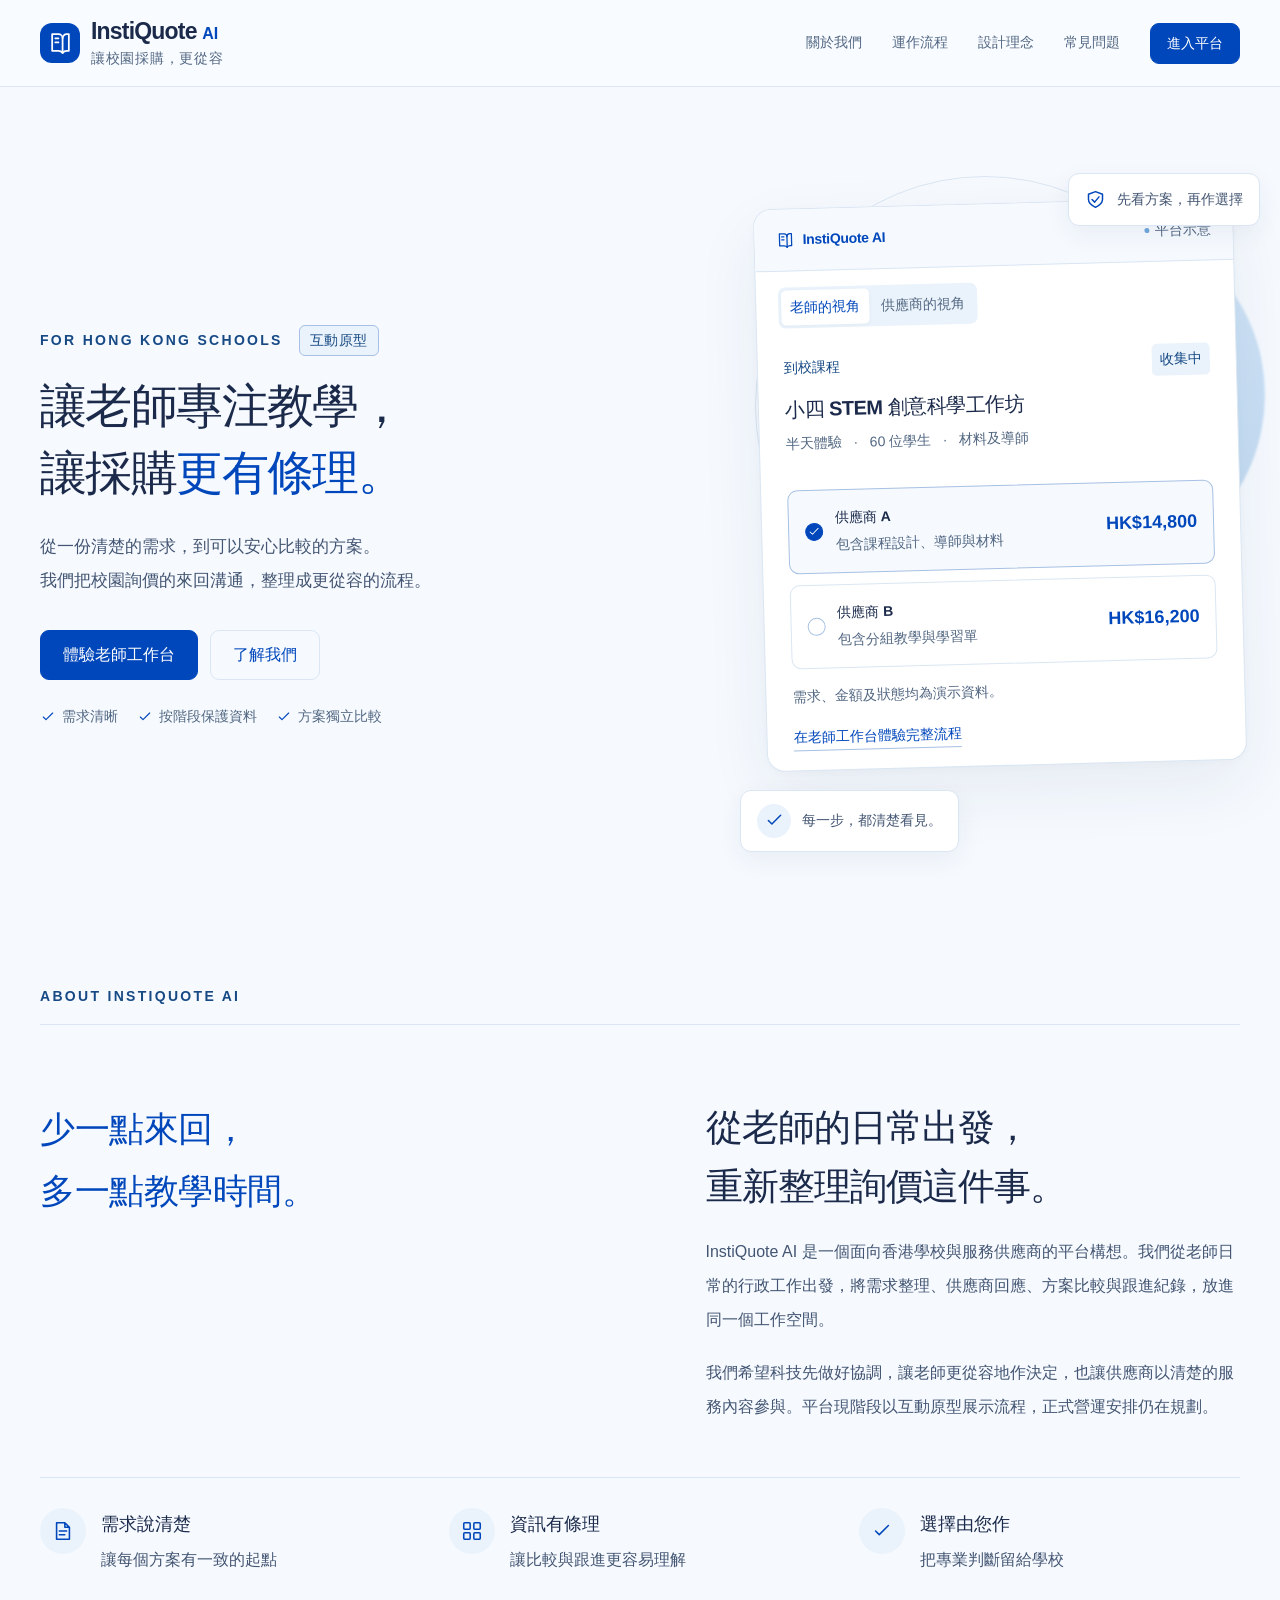
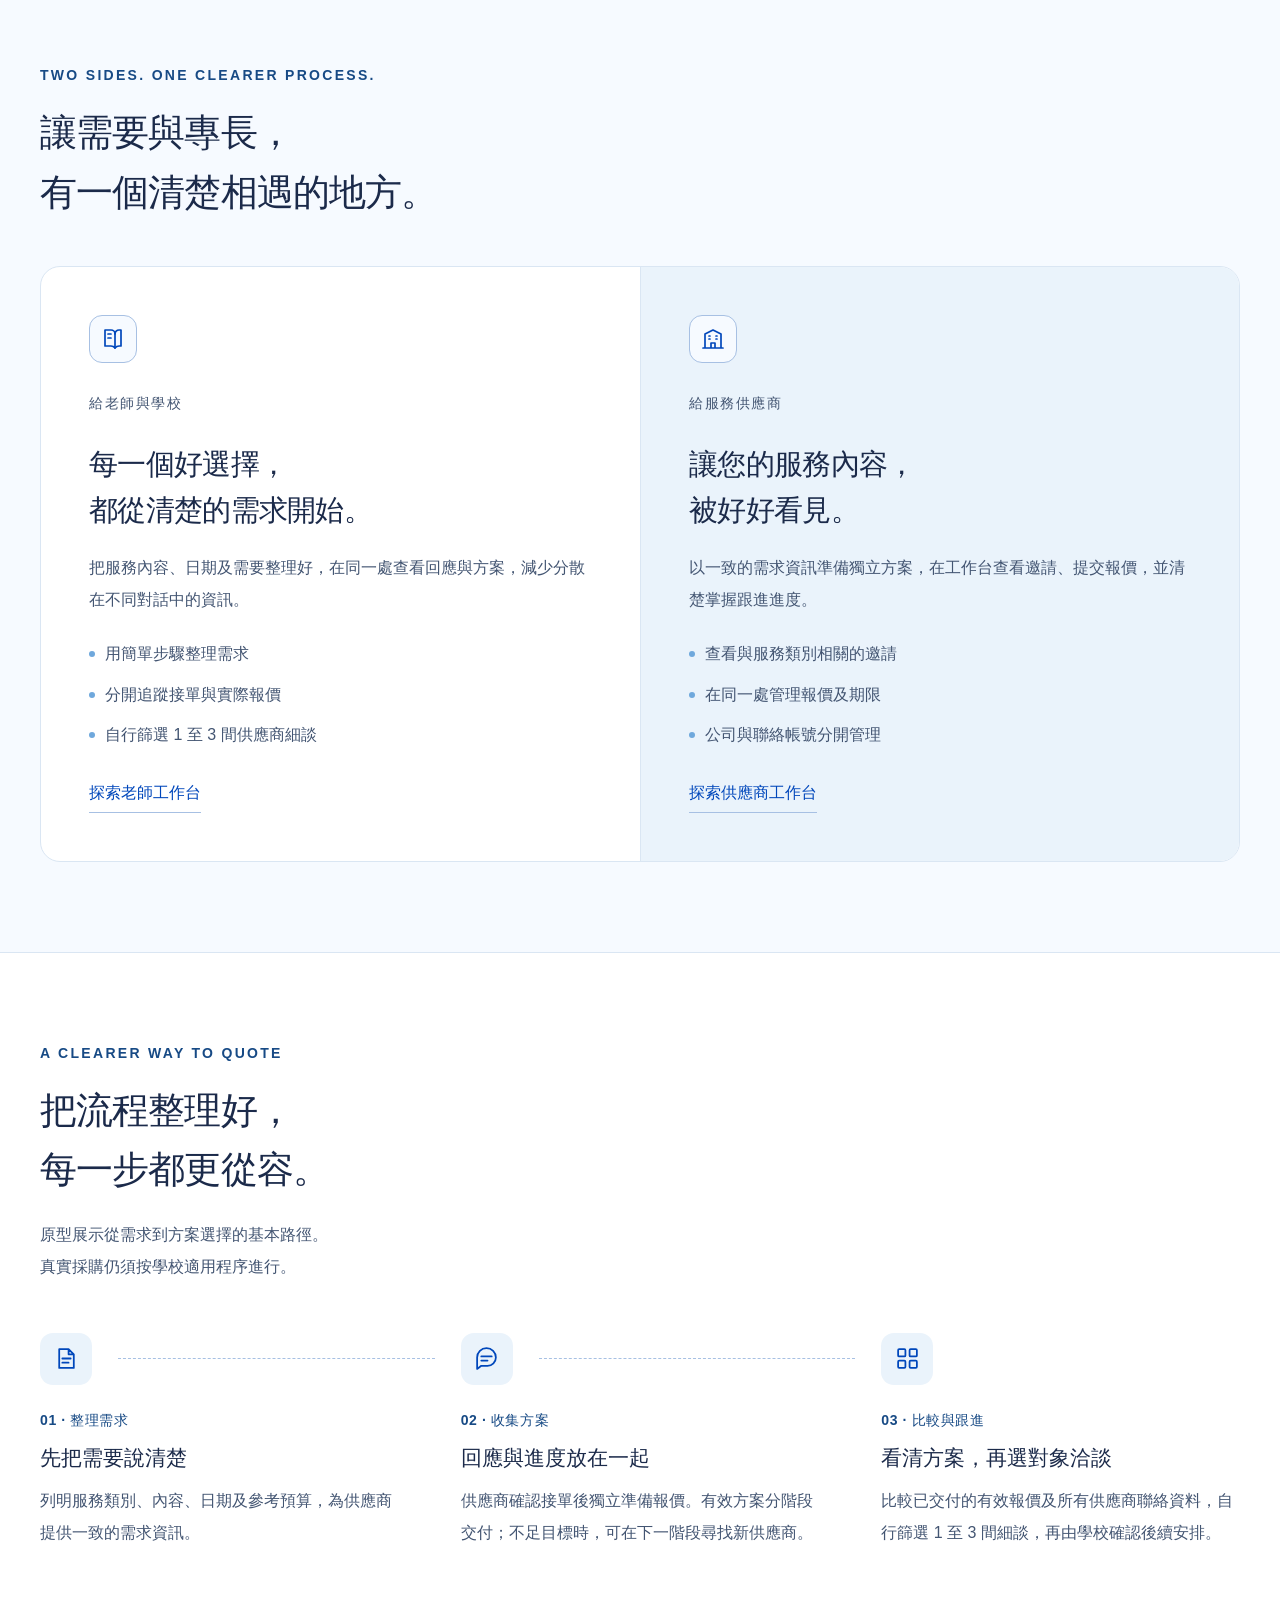
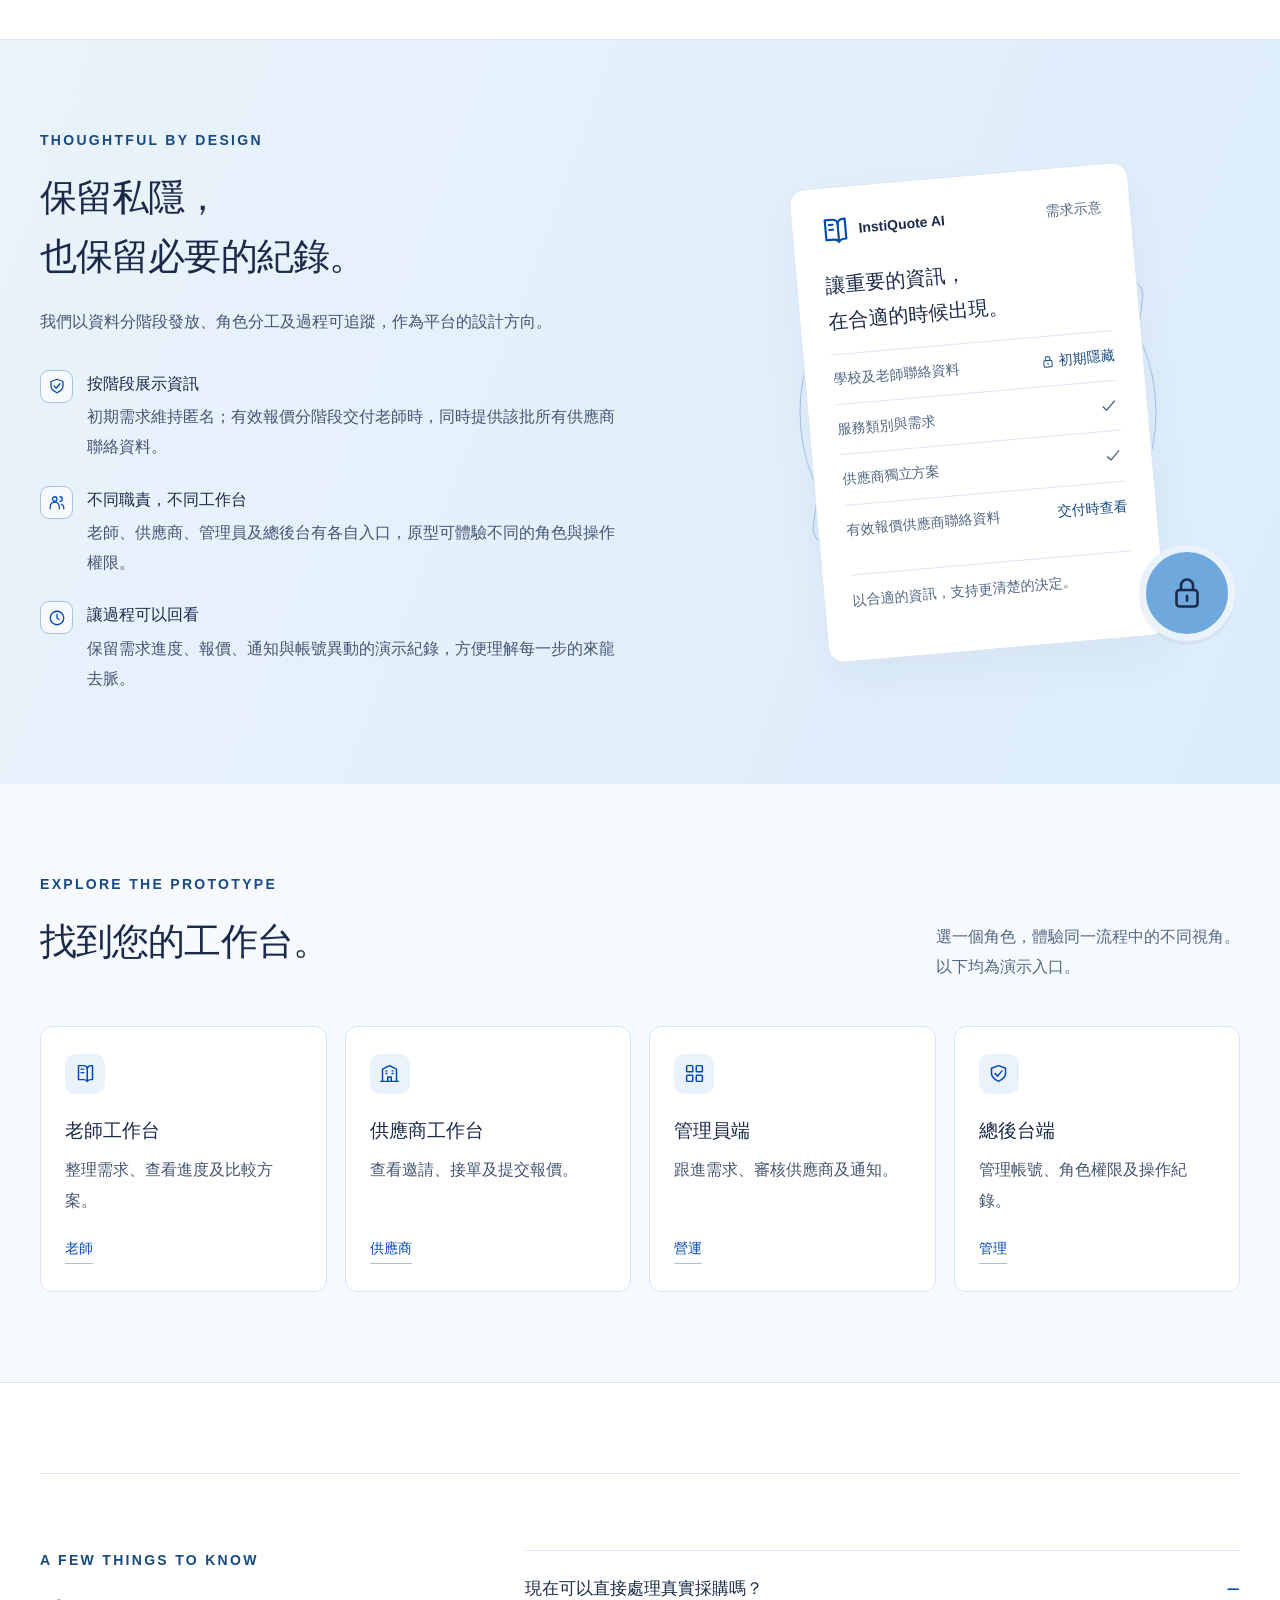
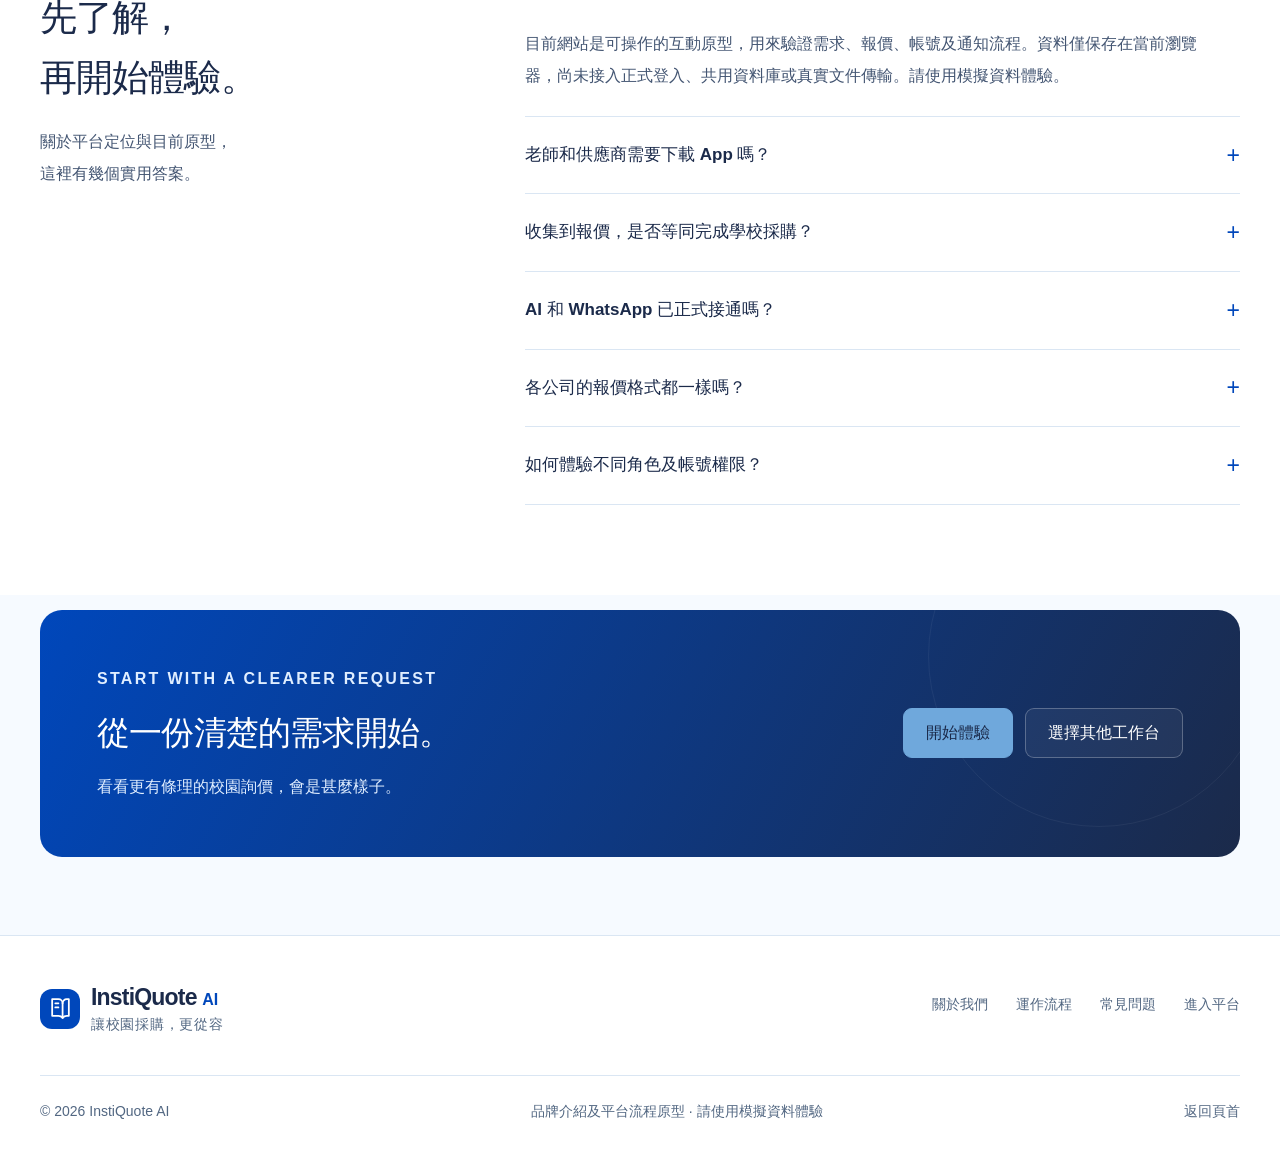
<file: docs/index.html>
<!doctype html>
<html lang="zh-Hant-HK">
<head>
  <meta charset="UTF-8">
  <meta name="viewport" content="width=device-width, initial-scale=1.0">
  <meta name="theme-color" content="#0047BB">
  <meta name="description" content="認識 InstiQuote AI：為香港校園而設計的詢價配對平台，讓需求、獨立報價與跟進流程更有條理。探索公司理念及四種角色的互動原型。">
  <meta property="og:type" content="website">
  <meta property="og:locale" content="zh_HK">
  <meta property="og:title" content="InstiQuote AI · 讓校園採購，更從容">
  <meta property="og:description" content="從老師的日常出發，整理需求、報價與跟進流程。了解平台理念，並體驗校園詢價配對的互動原型。">
  <title>InstiQuote AI · 讓校園採購，更從容</title>
  <link rel="stylesheet" href="./home.css?v=6">
  <script defer src="./home.js?v=4"></script>
</head>
<body>
  <a class="skip-link" href="#main">跳至主要內容</a>
  <svg class="icon-definitions" xmlns="http://www.w3.org/2000/svg" aria-hidden="true" width="0" height="0">
    <defs>
      <symbol id="i-book" viewBox="0 0 24 24"><path d="M4 3h6a4 4 0 0 1 4 4v14a5 5 0 0 0-4-2H4z"/><path d="M14 7a4 4 0 0 1 4-4h2v16h-2a5 5 0 0 0-4 2"/><path d="M7 7h3M7 11h3"/></symbol>
      <symbol id="i-check" viewBox="0 0 24 24"><path d="m5 12 4 4L19 6"/></symbol>
      <symbol id="i-shield" viewBox="0 0 24 24"><path d="m12 3 8 3v6c0 5-8 9-8 9s-8-4-8-9V6z"/><path d="m8 12 3 3 5-6"/></symbol>
      <symbol id="i-file" viewBox="0 0 24 24"><path d="M14 3H5v18h14V8zM14 3v5h5M8 12h8M8 16h6"/></symbol>
      <symbol id="i-people" viewBox="0 0 24 24"><circle cx="9" cy="8" r="3"/><path d="M3 21v-3a6 6 0 0 1 12 0v3M16 5a3 3 0 0 1 0 6M18 15a5 5 0 0 1 3 5v1"/></symbol>
      <symbol id="i-building" viewBox="0 0 24 24"><path d="M4 21V7l8-4 8 4v14M2 21h20M10 21v-5h4v5M8 9h1M15 9h1M8 12h1M15 12h1"/></symbol>
      <symbol id="i-clock" viewBox="0 0 24 24"><circle cx="12" cy="12" r="9"/><path d="M12 7v5l3 2"/></symbol>
      <symbol id="i-grid" viewBox="0 0 24 24"><rect x="3" y="3" width="7" height="7" rx="1"/><rect x="14" y="3" width="7" height="7" rx="1"/><rect x="3" y="14" width="7" height="7" rx="1"/><rect x="14" y="14" width="7" height="7" rx="1"/></symbol>
      <symbol id="i-message" viewBox="0 0 24 24"><path d="M21 11a8 8 0 0 1-8 8H7l-4 3V11a9 9 0 0 1 18 0Z"/><path d="M7 10h10M7 14h6"/></symbol>
      <symbol id="i-lock" viewBox="0 0 24 24"><rect x="5" y="10" width="14" height="11" rx="2"/><path d="M8 10V7a4 4 0 0 1 8 0v3M12 14v3"/></symbol>
      <symbol id="i-spark" viewBox="0 0 24 24"><path d="m12 3 2.5 6.5L21 12l-6.5 2.5L12 21l-2.5-6.5L3 12l6.5-2.5z"/></symbol>
      <symbol id="i-menu" viewBox="0 0 24 24"><path d="M4 7h16M4 12h16M4 17h16"/></symbol>
    </defs>
  </svg>

  <header class="site-header">
    <div class="site-header-inner container">
      <a class="site-brand" href="./index.html" aria-label="InstiQuote AI 官網首頁">
        <span class="site-brand-mark"><svg aria-hidden="true"><use href="#i-book"/></svg></span>
        <span><span class="site-brand-name">InstiQuote <span>AI</span></span><span class="site-brand-tag">讓校園採購，更從容</span></span>
      </a>
      <button class="nav-toggle" type="button" aria-label="開啟導覽選單" aria-expanded="false" aria-controls="site-nav"><svg aria-hidden="true"><use href="#i-menu"/></svg></button>
      <nav class="site-nav" id="site-nav" aria-label="主要導覽">
        <a href="#about">關於我們</a>
        <a href="#flow">運作流程</a>
        <a href="#features">設計理念</a>
        <a href="#faq">常見問題</a>
        <a class="button primary small" href="./workspace.html">進入平台</a>
      </nav>
    </div>
  </header>

  <main id="main">
    <section class="hero container" aria-labelledby="hero-title">
      <div class="hero-copy">
        <div class="eyebrow">FOR HONG KONG SCHOOLS <span class="prototype-badge">互動原型</span></div>
        <h1 class="hero-title" id="hero-title">讓老師專注教學，<br>讓採購<span>更有條理。</span></h1>
        <p class="hero-description">從一份清楚的需求，到可以安心比較的方案。<br class="desktop-break">我們把校園詢價的來回溝通，整理成更從容的流程。</p>
        <div class="hero-actions">
          <a class="button primary" href="./workspace.html?role=teacher">體驗老師工作台</a>
          <a class="button secondary" href="#about">了解我們</a>
        </div>
        <div class="hero-assurance"><span><svg aria-hidden="true"><use href="#i-check"/></svg>需求清晰</span><span><svg aria-hidden="true"><use href="#i-check"/></svg>按階段保護資料</span><span><svg aria-hidden="true"><use href="#i-check"/></svg>方案獨立比較</span></div>
      </div>
      <div class="hero-visual">
        <div class="hero-orbit" aria-hidden="true"></div>
        <div class="preview-floating floating-top"><svg aria-hidden="true"><use href="#i-shield"/></svg><span>先看方案，再作選擇</span></div>
        <div class="preview-shell">
          <div class="preview-topbar"><span class="preview-brand"><svg aria-hidden="true"><use href="#i-book"/></svg>InstiQuote AI</span><span class="preview-demo-label">平台示意</span></div>
          <div class="preview-tabs" role="tablist" aria-label="平台示意角色">
            <button class="preview-tab active" id="tab-teacher" type="button" role="tab" aria-selected="true" aria-controls="preview-teacher" data-preview="teacher">老師的視角</button>
            <button class="preview-tab" id="tab-supplier" type="button" role="tab" aria-selected="false" aria-controls="preview-supplier" tabindex="-1" data-preview="supplier">供應商的視角</button>
          </div>
          <div class="preview-panel" id="preview-teacher" role="tabpanel" aria-labelledby="tab-teacher" tabindex="0">
            <div class="preview-request"><div><span class="preview-category">到校課程</span><span class="preview-status">收集中</span></div><h2 class="preview-title">小四 STEM 創意科學工作坊</h2><p class="preview-meta">半天體驗 <span>·</span> 60 位學生 <span>·</span> 材料及導師</p></div>
            <div class="preview-quote-list">
              <div class="preview-quote selected"><span class="preview-check"><svg aria-hidden="true"><use href="#i-check"/></svg></span><div><span class="preview-quote-label">供應商 A</span><p class="preview-quote-caption">包含課程設計、導師與材料</p></div><strong class="preview-price">HK$14,800</strong></div>
              <div class="preview-quote"><span class="preview-check"><svg aria-hidden="true"><use href="#i-file"/></svg></span><div><span class="preview-quote-label">供應商 B</span><p class="preview-quote-caption">包含分組教學與學習單</p></div><strong class="preview-price">HK$16,200</strong></div>
            </div>
            <p class="preview-footnote">需求、金額及狀態均為演示資料。</p>
            <a class="preview-link" href="./workspace.html?role=teacher">在老師工作台體驗完整流程</a>
          </div>
          <div class="preview-panel" id="preview-supplier" role="tabpanel" aria-labelledby="tab-supplier" tabindex="0" hidden>
            <div class="preview-request"><span class="preview-category">需求邀請</span><h2 class="preview-title">讓合適的需求，找到您的專長。</h2><p class="preview-meta">清楚的需求資訊 <span>·</span> 獨立準備方案</p></div>
            <div class="preview-supplier-list">
              <div class="preview-supplier-row"><span class="preview-supplier-icon"><svg aria-hidden="true"><use href="#i-spark"/></svg></span><div><strong>到校科學體驗課程</strong><span>九龍城區 · 課程及材料</span></div><span class="preview-status">待接單</span></div>
              <div class="preview-supplier-row"><span class="preview-supplier-icon"><svg aria-hidden="true"><use href="#i-people"/></svg></span><div><strong>校園開放日互動活動</strong><span>沙田區 · 活動及人員</span></div><span class="preview-status">待報價</span></div>
            </div>
            <p class="preview-footnote">需求、金額及狀態均為演示資料。</p>
            <a class="preview-link" href="./workspace.html?role=supplier">在供應商工作台體驗完整流程</a>
          </div>
        </div>
        <div class="preview-floating floating-bottom"><span class="floating-check"><svg aria-hidden="true"><use href="#i-check"/></svg></span><span>每一步，都清楚看見。</span></div>
      </div>
    </section>

    <section class="section about-section" id="about" aria-labelledby="about-title">
      <div class="container">
        <p class="eyebrow">ABOUT INSTIQUOTE AI</p>
        <div class="about-grid">
          <p class="about-kicker">少一點來回，<br>多一點教學時間。</p>
          <div class="about-copy"><h2 class="section-title" id="about-title">從老師的日常出發，<br>重新整理詢價這件事。</h2><p>InstiQuote AI 是一個面向香港學校與服務供應商的平台構想。我們從老師日常的行政工作出發，將需求整理、供應商回應、方案比較與跟進紀錄，放進同一個工作空間。</p><p>我們希望科技先做好協調，讓老師更從容地作決定，也讓供應商以清楚的服務內容參與。平台現階段以互動原型展示流程，正式營運安排仍在規劃。</p></div>
        </div>
        <div class="about-principles">
          <div class="principle-line"><span class="principle-symbol"><svg aria-hidden="true"><use href="#i-file"/></svg></span><div><strong>需求說清楚</strong><span>讓每個方案有一致的起點</span></div></div>
          <div class="principle-line"><span class="principle-symbol"><svg aria-hidden="true"><use href="#i-grid"/></svg></span><div><strong>資訊有條理</strong><span>讓比較與跟進更容易理解</span></div></div>
          <div class="principle-line"><span class="principle-symbol"><svg aria-hidden="true"><use href="#i-check"/></svg></span><div><strong>選擇由您作</strong><span>把專業判斷留給學校</span></div></div>
        </div>
      </div>
    </section>

    <section class="section audience-section" aria-labelledby="audience-title">
      <div class="container">
        <div class="section-heading"><p class="eyebrow">TWO SIDES. ONE CLEARER PROCESS.</p><h2 class="section-title" id="audience-title">讓需要與專長，<br>有一個清楚相遇的地方。</h2></div>
        <div class="audience-grid">
          <article class="audience-story"><span class="story-icon"><svg aria-hidden="true"><use href="#i-book"/></svg></span><p class="story-kicker">給老師與學校</p><h3 class="story-title">每一個好選擇，<br>都從清楚的需求開始。</h3><p>把服務內容、日期及需要整理好，在同一處查看回應與方案，減少分散在不同對話中的資訊。</p><ul class="story-points"><li>用簡單步驟整理需求</li><li>分開追蹤接單與實際報價</li><li>自行篩選 1 至 3 間供應商細談</li></ul><a class="story-link" href="./workspace.html?role=teacher">探索老師工作台</a></article>
          <article class="audience-story supplier-story"><span class="story-icon"><svg aria-hidden="true"><use href="#i-building"/></svg></span><p class="story-kicker">給服務供應商</p><h3 class="story-title">讓您的服務內容，<br>被好好看見。</h3><p>以一致的需求資訊準備獨立方案，在工作台查看邀請、提交報價，並清楚掌握跟進進度。</p><ul class="story-points"><li>查看與服務類別相關的邀請</li><li>在同一處管理報價及期限</li><li>公司與聯絡帳號分開管理</li></ul><a class="story-link" href="./workspace.html?role=supplier">探索供應商工作台</a></article>
        </div>
      </div>
    </section>

    <section class="section workflow-section" id="flow" aria-labelledby="flow-title">
      <div class="container"><div class="section-heading"><p class="eyebrow">A CLEARER WAY TO QUOTE</p><h2 class="section-title" id="flow-title">把流程整理好，<br>每一步都更從容。</h2><p class="section-description">原型展示從需求到方案選擇的基本路徑。<br>真實採購仍須按學校適用程序進行。</p></div>
        <div class="workflow-grid">
          <article class="workflow-step"><span class="workflow-icon"><svg aria-hidden="true"><use href="#i-file"/></svg></span><p class="workflow-label">01 · 整理需求</p><h3>先把需要說清楚</h3><p class="workflow-copy">列明服務類別、內容、日期及參考預算，為供應商提供一致的需求資訊。</p></article>
          <article class="workflow-step"><span class="workflow-icon"><svg aria-hidden="true"><use href="#i-message"/></svg></span><p class="workflow-label">02 · 收集方案</p><h3>回應與進度放在一起</h3><p class="workflow-copy">供應商確認接單後獨立準備報價。有效方案分階段交付；不足目標時，可在下一階段尋找新供應商。</p></article>
          <article class="workflow-step"><span class="workflow-icon"><svg aria-hidden="true"><use href="#i-grid"/></svg></span><p class="workflow-label">03 · 比較與跟進</p><h3>看清方案，再選對象洽談</h3><p class="workflow-copy">比較已交付的有效報價及所有供應商聯絡資料，自行篩選 1 至 3 間細談，再由學校確認後續安排。</p></article>
        </div>
      </div>
    </section>

    <section class="section trust-section" id="features" aria-labelledby="features-title">
      <div class="container trust-grid">
        <div class="trust-copy"><p class="eyebrow">THOUGHTFUL BY DESIGN</p><h2 class="section-title" id="features-title">保留私隱，<br>也保留必要的紀錄。</h2><p class="section-description">我們以資料分階段發放、角色分工及過程可追蹤，作為平台的設計方向。</p>
          <div class="trust-list"><div class="trust-item"><span class="trust-item-icon"><svg aria-hidden="true"><use href="#i-shield"/></svg></span><div><h3>按階段展示資訊</h3><p>初期需求維持匿名；有效報價分階段交付老師時，同時提供該批所有供應商聯絡資料。</p></div></div><div class="trust-item"><span class="trust-item-icon"><svg aria-hidden="true"><use href="#i-people"/></svg></span><div><h3>不同職責，不同工作台</h3><p>老師、供應商、管理員及總後台有各自入口，原型可體驗不同的角色與操作權限。</p></div></div><div class="trust-item"><span class="trust-item-icon"><svg aria-hidden="true"><use href="#i-clock"/></svg></span><div><h3>讓過程可以回看</h3><p>保留需求進度、報價、通知與帳號異動的演示紀錄，方便理解每一步的來龍去脈。</p></div></div></div>
        </div>
        <div class="trust-art"><div class="trust-art-outline" aria-hidden="true"></div><div class="trust-document"><div class="trust-document-top"><svg aria-hidden="true"><use href="#i-book"/></svg><span>InstiQuote AI</span><span class="trust-document-label">需求示意</span></div><h3>讓重要的資訊，<br>在合適的時候出現。</h3><div class="trust-row"><span>學校及老師聯絡資料</span><span class="trust-hidden"><svg aria-hidden="true"><use href="#i-lock"/></svg>初期隱藏</span></div><div class="trust-row"><span>服務類別與需求</span><svg aria-label="可查看" role="img"><use href="#i-check"/></svg></div><div class="trust-row"><span>供應商獨立方案</span><svg aria-label="可查看" role="img"><use href="#i-check"/></svg></div><div class="trust-row"><span>有效報價供應商聯絡資料</span><span class="trust-hidden">交付時查看</span></div><p class="trust-document-footer">以合適的資訊，支持更清楚的決定。</p></div><span class="trust-lock" aria-hidden="true"><svg><use href="#i-lock"/></svg></span></div>
      </div>
    </section>

    <section class="section entry-section" id="platform" aria-labelledby="platform-title">
      <div class="container"><div class="entry-header"><div><p class="eyebrow">EXPLORE THE PROTOTYPE</p><h2 class="section-title" id="platform-title">找到您的工作台。</h2></div><p class="section-description">選一個角色，體驗同一流程中的不同視角。<br>以下均為演示入口。</p></div>
        <div class="entry-grid">
          <a class="entry-card" href="./workspace.html?role=teacher"><span class="entry-icon"><svg aria-hidden="true"><use href="#i-book"/></svg></span><div class="entry-copy"><h3>老師工作台</h3><p>整理需求、查看進度及比較方案。</p></div><span class="entry-tag">老師</span></a>
          <a class="entry-card" href="./workspace.html?role=supplier"><span class="entry-icon"><svg aria-hidden="true"><use href="#i-building"/></svg></span><div class="entry-copy"><h3>供應商工作台</h3><p>查看邀請、接單及提交報價。</p></div><span class="entry-tag">供應商</span></a>
          <a class="entry-card" href="./workspace.html?role=admin"><span class="entry-icon"><svg aria-hidden="true"><use href="#i-grid"/></svg></span><div class="entry-copy"><h3>管理員端</h3><p>跟進需求、審核供應商及通知。</p></div><span class="entry-tag">營運</span></a>
          <a class="entry-card" href="./workspace.html?role=superadmin"><span class="entry-icon"><svg aria-hidden="true"><use href="#i-shield"/></svg></span><div class="entry-copy"><h3>總後台端</h3><p>管理帳號、角色權限及操作紀錄。</p></div><span class="entry-tag">管理</span></a>
        </div>
      </div>
    </section>

    <section class="section faq-section" id="faq" aria-labelledby="faq-title">
      <div class="container faq-grid"><div><p class="eyebrow">A FEW THINGS TO KNOW</p><h2 class="section-title" id="faq-title">先了解，<br>再開始體驗。</h2><p class="section-description">關於平台定位與目前原型，<br>這裡有幾個實用答案。</p></div>
        <div class="faq-list">
          <details class="faq-item" open><summary class="faq-question">現在可以直接處理真實採購嗎？</summary><div class="faq-answer"><p>目前網站是可操作的互動原型，用來驗證需求、報價、帳號及通知流程。資料僅保存在當前瀏覽器，尚未接入正式登入、共用資料庫或真實文件傳輸。請使用模擬資料體驗。</p></div></details>
          <details class="faq-item"><summary class="faq-question">老師和供應商需要下載 App 嗎？</summary><div class="faq-answer"><p>不用。原型採用響應式網頁設計，可以在電腦及手機瀏覽器開啟；從上方「進入平台」或角色入口即可體驗。</p></div></details>
          <details class="faq-item"><summary class="faq-question">收集到報價，是否等同完成學校採購？</summary><div class="faq-answer"><p>不等同。平台原型展示的是前期詢價及配對流程。正式採購、審批及文件保存，仍須由學校按適用規定與校本程序處理，不能單憑報價數量判定已完成程序。</p></div></details>
          <details class="faq-item"><summary class="faq-question">AI 和 WhatsApp 已正式接通嗎？</summary><div class="faq-answer"><p>目前相關功能仍為原型或規劃內容。WhatsApp 通知中心可以體驗範本、預覽、模擬發送及重試，但不會聯絡真實電話；AI 文件處理亦尚未接入正式服務。</p></div></details>
          <details class="faq-item"><summary class="faq-question">各公司的報價格式都一樣嗎？</summary><div class="faq-answer"><p>各公司可保留自身報價方式，由老師按原方案自行篩選。我們提供選填比較欄位作參考，並不強制統一格式。</p><a href="./quote-sample.html">查看比較欄位樣本</a></div></details>
          <details class="faq-item"><summary class="faq-question">如何體驗不同角色及帳號權限？</summary><div class="faq-answer"><p>在「找到您的工作台」選擇角色，或在工作台上方切換老師、供應商、管理員與總後台。帳號選單可選擇不同演示使用者，查看相應頁面及操作限制。</p><a href="#platform">查看工作台入口</a></div></details>
        </div>
      </div>
    </section>

    <section class="closing-section"><div class="container closing-inner"><div class="closing-copy"><p class="eyebrow">START WITH A CLEARER REQUEST</p><h2>從一份清楚的需求開始。</h2><p>看看更有條理的校園詢價，會是甚麼樣子。</p></div><div class="closing-actions"><a class="button light" href="./workspace.html?role=teacher">開始體驗</a><a class="button dark" href="#platform">選擇其他工作台</a></div></div></section>
  </main>

  <footer class="site-footer"><div class="container"><div class="footer-main"><a class="site-brand" href="./index.html" aria-label="InstiQuote AI 官網首頁"><span class="site-brand-mark"><svg aria-hidden="true"><use href="#i-book"/></svg></span><span><span class="site-brand-name">InstiQuote <span>AI</span></span><span class="site-brand-tag">讓校園採購，更從容</span></span></a><nav class="footer-links" aria-label="頁尾導覽"><a href="#about">關於我們</a><a href="#flow">運作流程</a><a href="#faq">常見問題</a><a href="./workspace.html">進入平台</a></nav></div><div class="footer-bottom"><p>© <span id="copyright-year">2026</span> InstiQuote AI</p><p>品牌介紹及平台流程原型 · 請使用模擬資料體驗</p><a href="#main">返回頁首</a></div></div></footer>
</body>
</html>
</file>
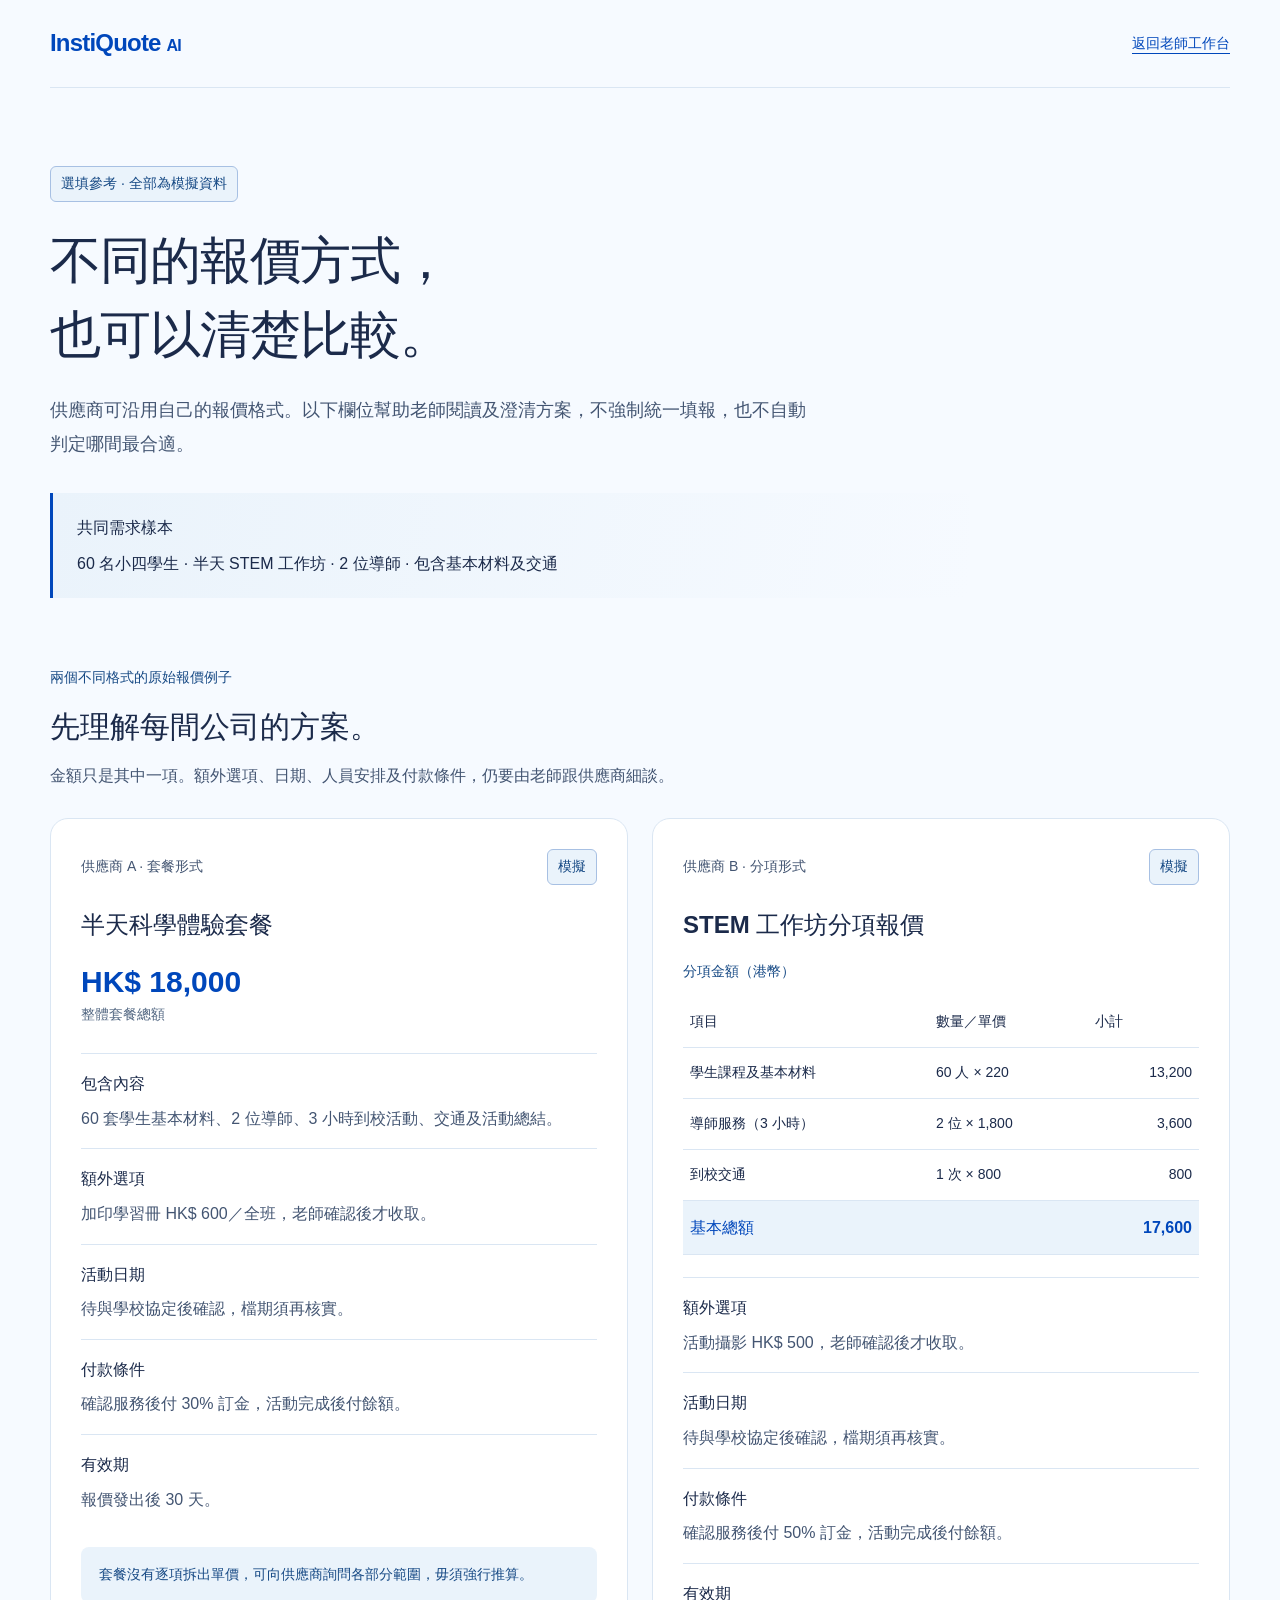
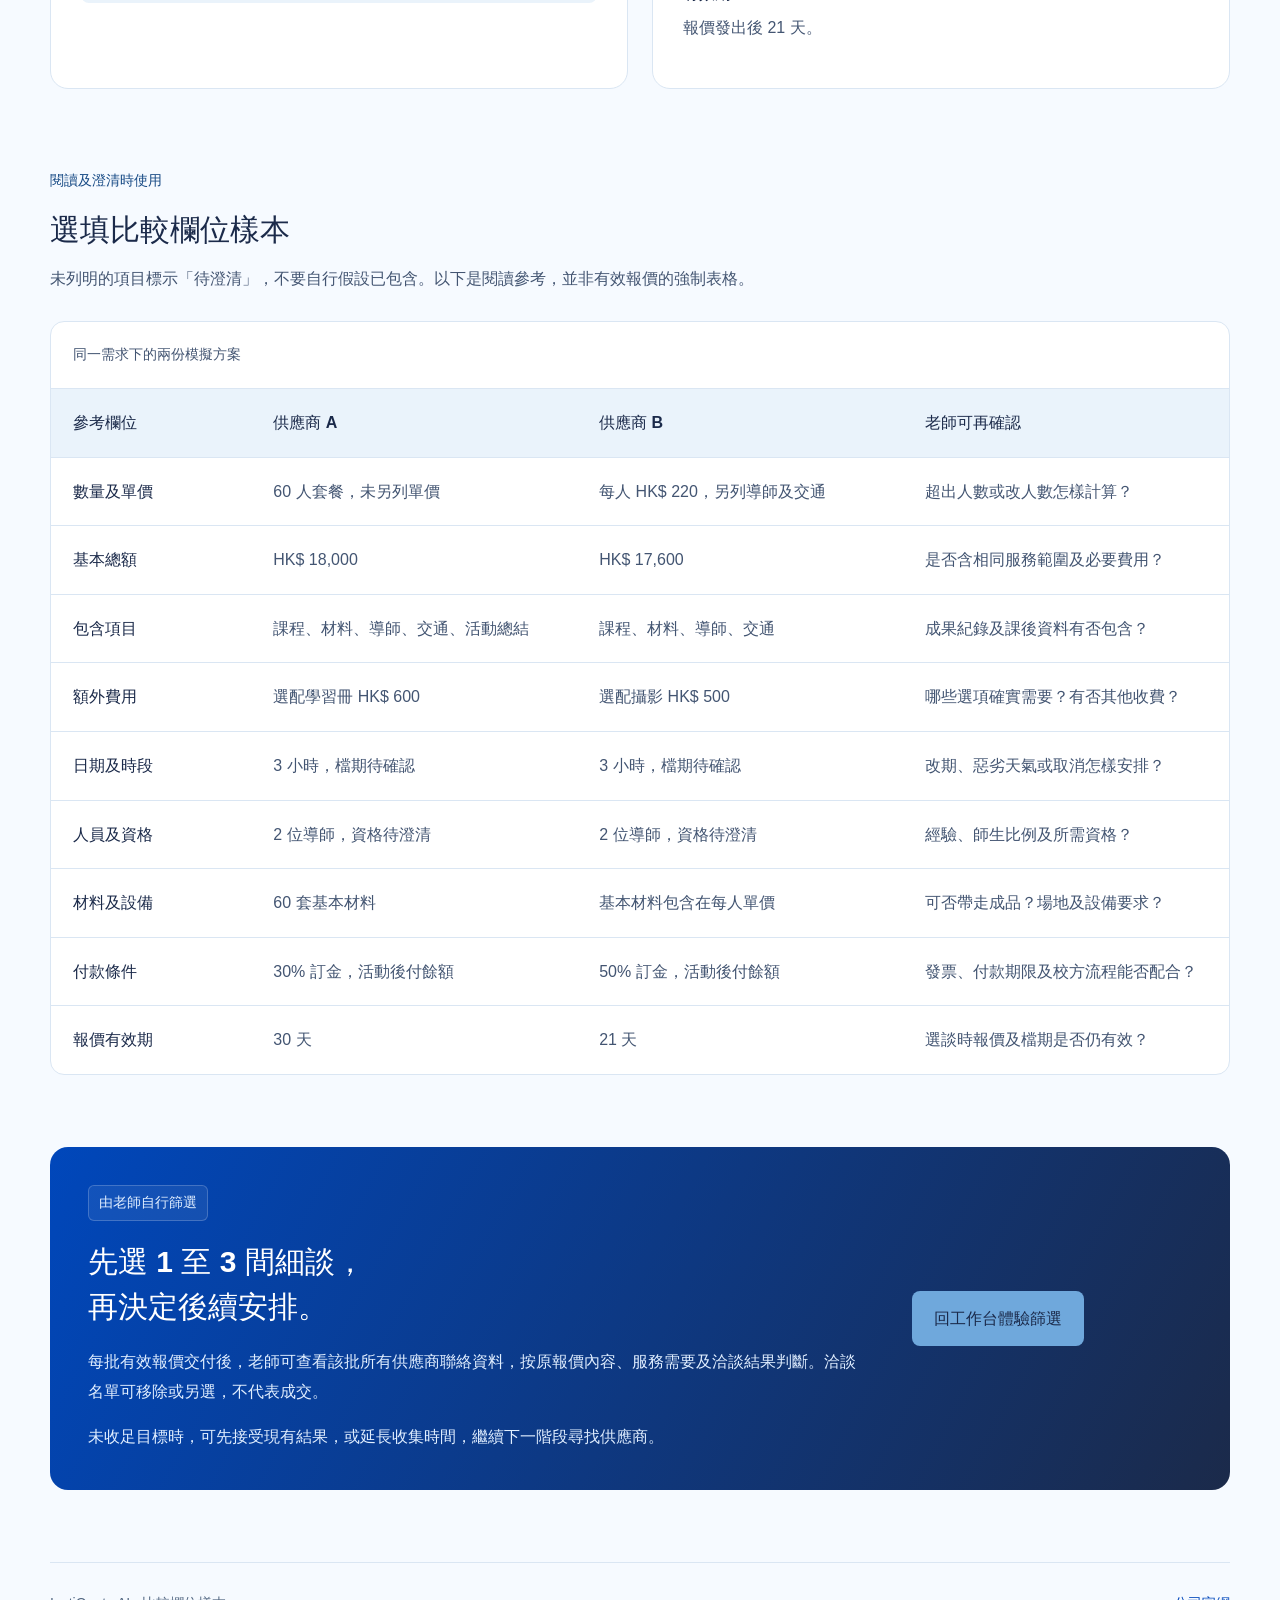
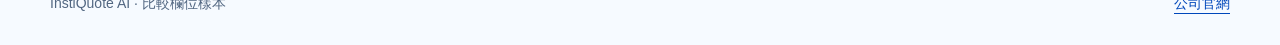
<file: docs/quote-sample.html>
<!doctype html>
<html lang="zh-Hant-HK">
<head>
  <meta charset="UTF-8">
  <meta name="viewport" content="width=device-width, initial-scale=1.0">
  <meta name="theme-color" content="#0047BB">
  <meta name="description" content="InstiQuote AI 報價比較欄位樣本：保留各公司的報價方式，以選填參考欄位協助老師自行篩選。">
  <title>報價比較欄位樣本 · InstiQuote AI</title>
  <link rel="stylesheet" href="./quote-sample.css?v=6">
</head>
<body>
  <header class="sample-header"><a class="sample-brand" href="./index.html">InstiQuote <span>AI</span></a><a href="./workspace.html?role=teacher">返回老師工作台</a></header>
  <main>
    <section class="sample-hero">
      <span class="sample-tag">選填參考 · 全部為模擬資料</span>
      <h1>不同的報價方式，<br>也可以清楚比較。</h1>
      <p>供應商可沿用自己的報價格式。以下欄位幫助老師閱讀及澄清方案，<strong>不強制統一填報，也不自動判定哪間最合適。</strong></p>
      <div class="scenario"><strong>共同需求樣本</strong><span>60 名小四學生 · 半天 STEM 工作坊 · 2 位導師 · 包含基本材料及交通</span></div>
    </section>
    <section aria-labelledby="examples-title">
      <div class="section-heading"><span>兩個不同格式的原始報價例子</span><h2 id="examples-title">先理解每間公司的方案。</h2><p>金額只是其中一項。額外選項、日期、人員安排及付款條件，仍要由老師跟供應商細談。</p></div>
      <div class="example-grid">
        <article class="example-card"><div class="card-top"><span>供應商 A · 套餐形式</span><span class="sample-tag">模擬</span></div><h3>半天科學體驗套餐</h3><p class="price">HK$ 18,000 <small>整體套餐總額</small></p><dl><div><dt>包含內容</dt><dd>60 套學生基本材料、2 位導師、3 小時到校活動、交通及活動總結。</dd></div><div><dt>額外選項</dt><dd>加印學習冊 HK$ 600／全班，老師確認後才收取。</dd></div><div><dt>活動日期</dt><dd>待與學校協定後確認，檔期須再核實。</dd></div><div><dt>付款條件</dt><dd>確認服務後付 30% 訂金，活動完成後付餘額。</dd></div><div><dt>有效期</dt><dd>報價發出後 30 天。</dd></div></dl><p class="example-note">套餐沒有逐項拆出單價，可向供應商詢問各部分範圍，毋須強行推算。</p></article>
        <article class="example-card"><div class="card-top"><span>供應商 B · 分項形式</span><span class="sample-tag">模擬</span></div><h3>STEM 工作坊分項報價</h3><table class="item-table"><caption>分項金額（港幣）</caption><thead><tr><th>項目</th><th>數量／單價</th><th>小計</th></tr></thead><tbody><tr><td>學生課程及基本材料</td><td>60 人 × 220</td><td>13,200</td></tr><tr><td>導師服務（3 小時）</td><td>2 位 × 1,800</td><td>3,600</td></tr><tr><td>到校交通</td><td>1 次 × 800</td><td>800</td></tr></tbody><tfoot><tr><th colspan="2">基本總額</th><td>17,600</td></tr></tfoot></table><dl><div><dt>額外選項</dt><dd>活動攝影 HK$ 500，老師確認後才收取。</dd></div><div><dt>活動日期</dt><dd>待與學校協定後確認，檔期須再核實。</dd></div><div><dt>付款條件</dt><dd>確認服務後付 50% 訂金，活動完成後付餘額。</dd></div><div><dt>有效期</dt><dd>報價發出後 21 天。</dd></div></dl></article>
      </div>
    </section>
    <section class="comparison-section" aria-labelledby="fields-title"><div class="section-heading"><span>閱讀及澄清時使用</span><h2 id="fields-title">選填比較欄位樣本</h2><p>未列明的項目標示「待澄清」，不要自行假設已包含。以下是閱讀參考，並非有效報價的強制表格。</p></div><div class="table-scroll" role="region" aria-label="可橫向捲動的比較欄位表" tabindex="0"><table class="comparison-table"><caption>同一需求下的兩份模擬方案</caption><thead><tr><th>參考欄位</th><th>供應商 A</th><th>供應商 B</th><th>老師可再確認</th></tr></thead><tbody><tr><th>數量及單價</th><td>60 人套餐，未另列單價</td><td>每人 HK$ 220，另列導師及交通</td><td>超出人數或改人數怎樣計算？</td></tr><tr><th>基本總額</th><td>HK$ 18,000</td><td>HK$ 17,600</td><td>是否含相同服務範圍及必要費用？</td></tr><tr><th>包含項目</th><td>課程、材料、導師、交通、活動總結</td><td>課程、材料、導師、交通</td><td>成果紀錄及課後資料有否包含？</td></tr><tr><th>額外費用</th><td>選配學習冊 HK$ 600</td><td>選配攝影 HK$ 500</td><td>哪些選項確實需要？有否其他收費？</td></tr><tr><th>日期及時段</th><td>3 小時，檔期待確認</td><td>3 小時，檔期待確認</td><td>改期、惡劣天氣或取消怎樣安排？</td></tr><tr><th>人員及資格</th><td>2 位導師，資格待澄清</td><td>2 位導師，資格待澄清</td><td>經驗、師生比例及所需資格？</td></tr><tr><th>材料及設備</th><td>60 套基本材料</td><td>基本材料包含在每人單價</td><td>可否帶走成品？場地及設備要求？</td></tr><tr><th>付款條件</th><td>30% 訂金，活動後付餘額</td><td>50% 訂金，活動後付餘額</td><td>發票、付款期限及校方流程能否配合？</td></tr><tr><th>報價有效期</th><td>30 天</td><td>21 天</td><td>選談時報價及檔期是否仍有效？</td></tr></tbody></table></div></section>
    <section class="teacher-choice" aria-labelledby="choice-title"><div><span class="sample-tag">由老師自行篩選</span><h2 id="choice-title">先選 1 至 3 間細談，<br>再決定後續安排。</h2><p>每批有效報價交付後，老師可查看該批所有供應商聯絡資料，按原報價內容、服務需要及洽談結果判斷。洽談名單可移除或另選，不代表成交。</p><p>未收足目標時，可先接受現有結果，或延長收集時間，繼續下一階段尋找供應商。</p></div><a class="sample-button" href="./workspace.html?role=teacher">回工作台體驗篩選</a></section>
  </main>
  <footer><span>InstiQuote AI · 比較欄位樣本</span><a href="./index.html">公司官網</a></footer>
</body>
</html>
</file>
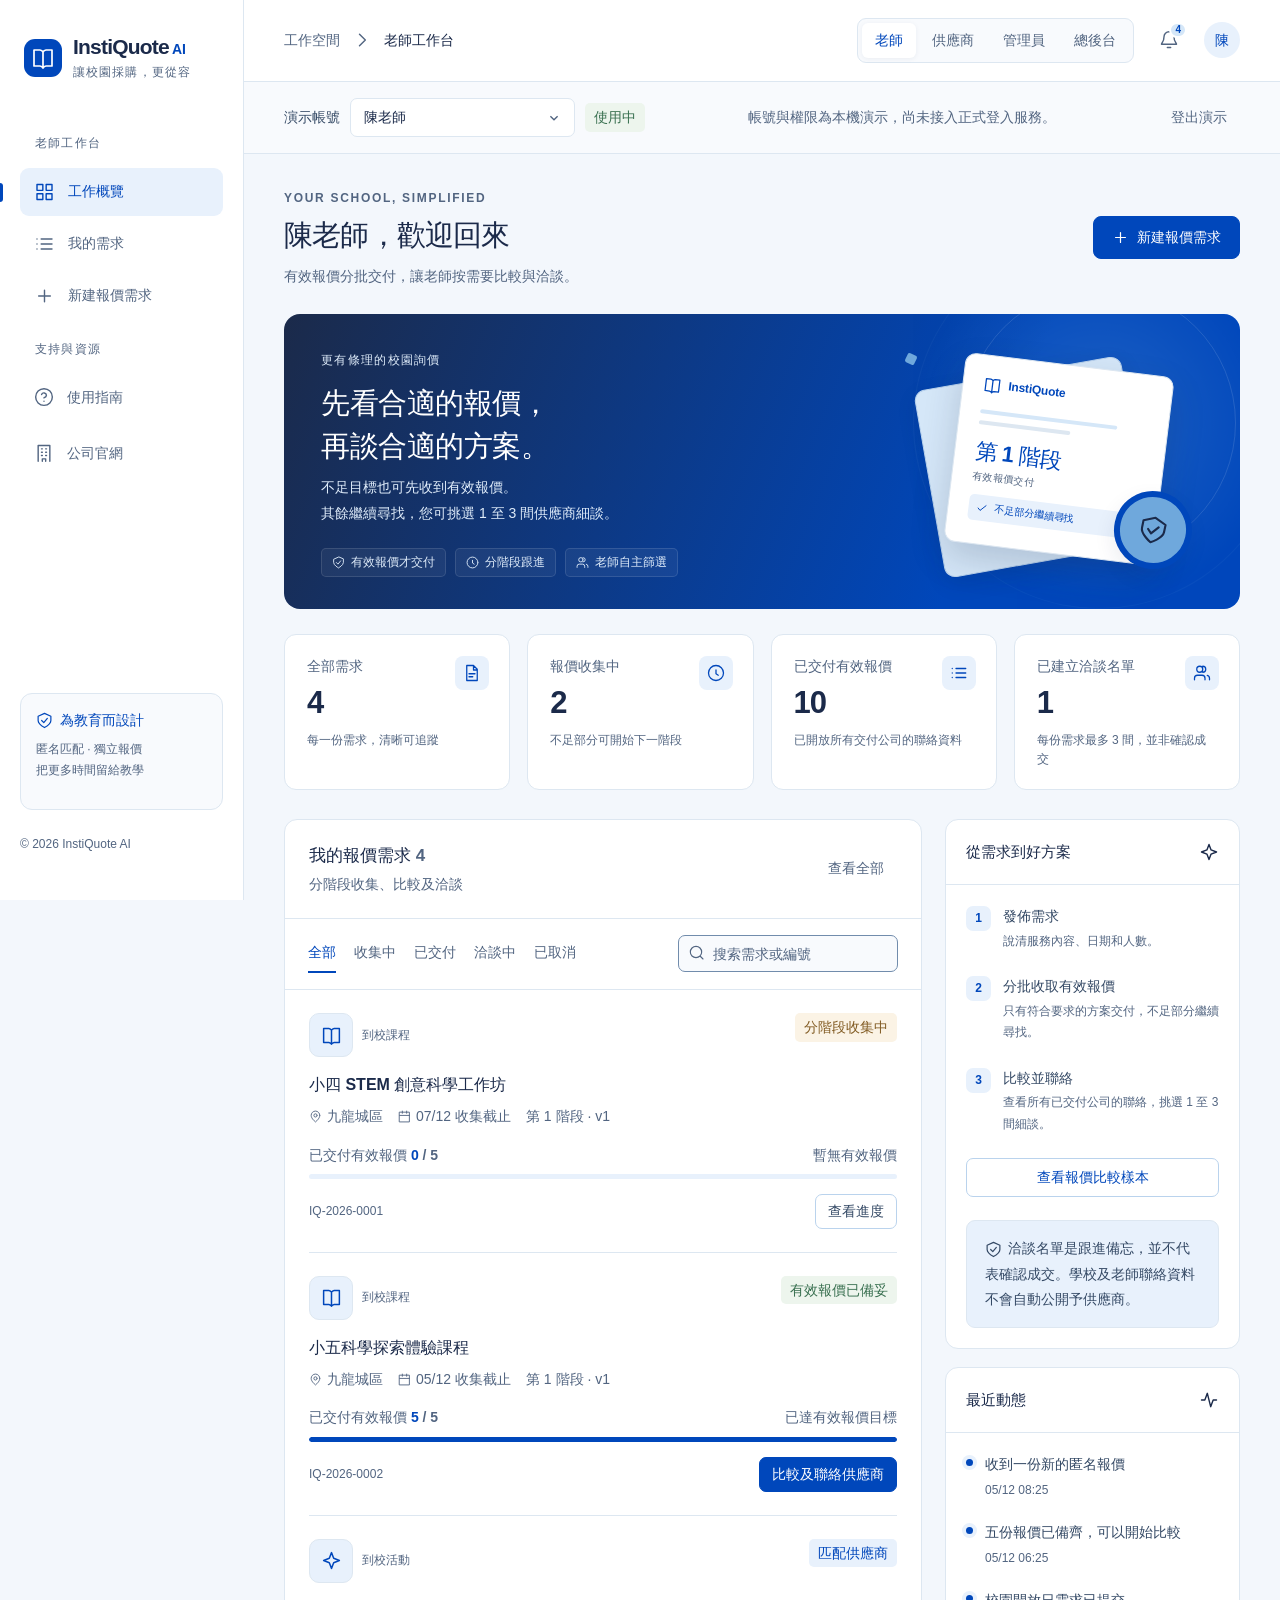
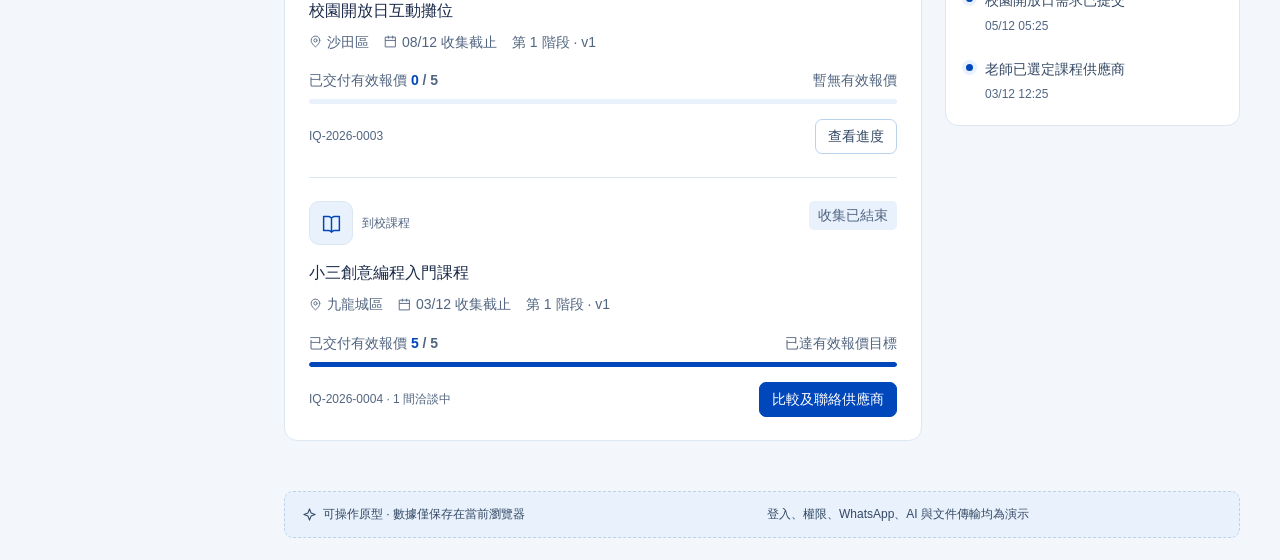
<file: docs/workspace.html>
<!doctype html>
<html lang="zh-Hant-HK">
<head>
  <meta charset="UTF-8">
  <meta name="viewport" content="width=device-width, initial-scale=1.0">
  <meta name="theme-color" content="#0047BB">
  <meta name="description" content="InstiQuote AI 校園採購工作台：老師、供應商、管理員及總後台的可操作原型。">
  <title>InstiQuote AI · 校園採購工作台</title>
  <link rel="stylesheet" href="./styles.css?v=6">
  <script defer src="./model.js?v=5"></script>
  <script defer src="./locale.js?v=5"></script>
  <script defer src="./whatsapp.js?v=5"></script>
  <script defer src="./whatsapp-ui.js?v=5"></script>
  <script defer src="./access.js?v=5"></script>
  <script defer src="./access-ui.js?v=5"></script>
  <script defer src="./app.js?v=5"></script>
</head>
<body>
  <div id="app"></div>
  <div id="modal-root"></div>
  <div id="toast" class="toast" role="status" aria-live="polite"></div>
</body>
</html>
</file>
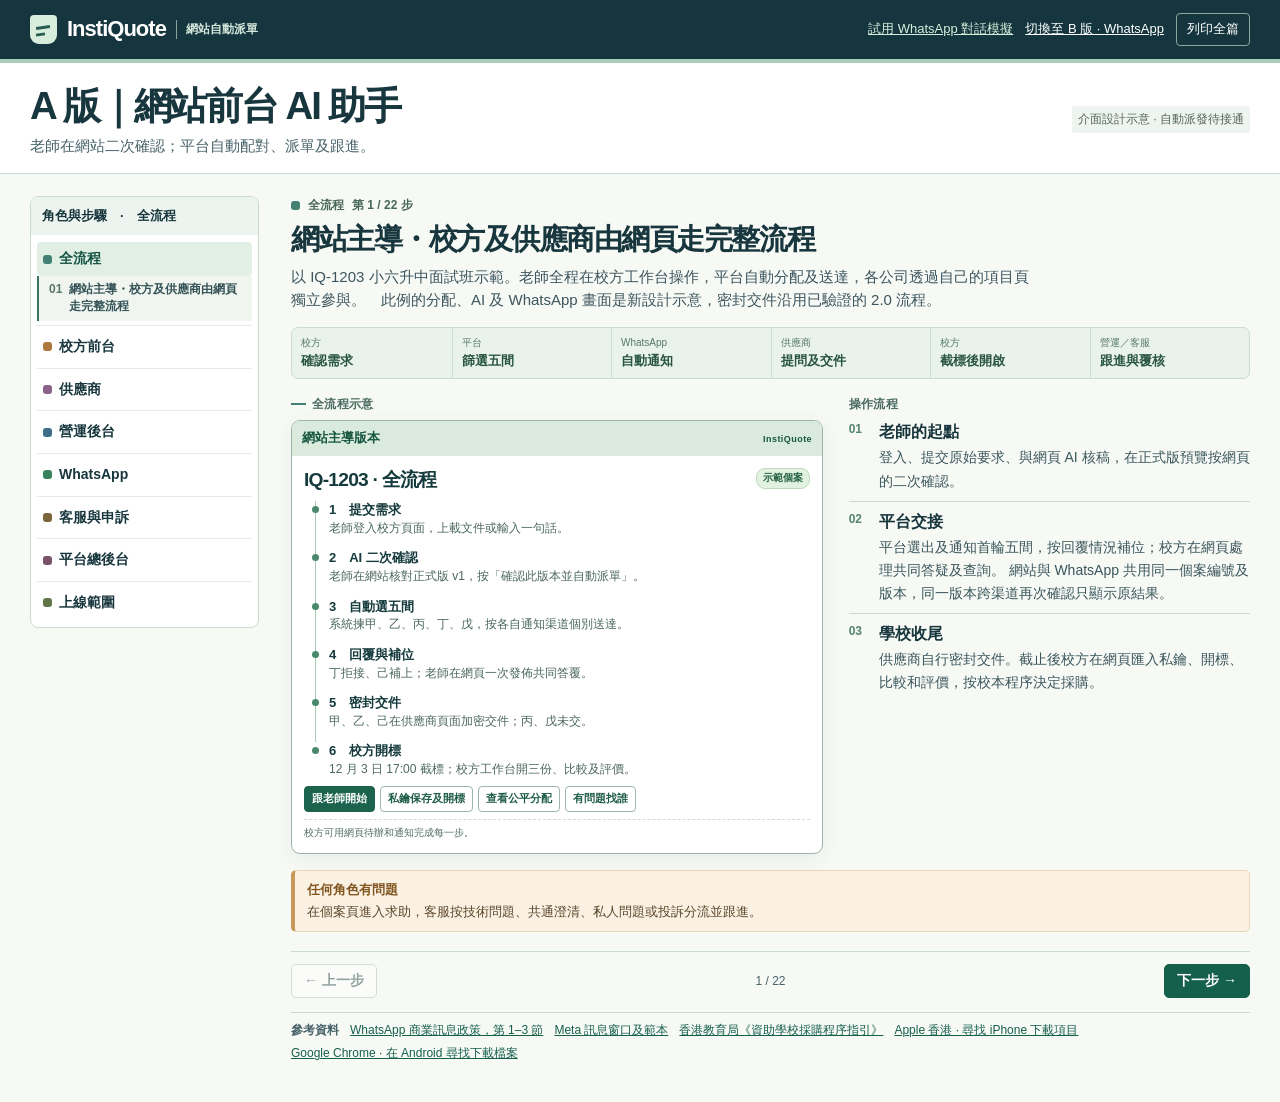
<file: docs/demos/instiquote/InstiQuote-A-網站前台自動派單.html>
<!doctype html><html lang="zh-Hant-HK"><head><meta charset="utf-8"><meta name="viewport" content="width=device-width,initial-scale=1"><title>InstiQuote 自動分配流程圖解</title><style>*{box-sizing:border-box}:root{--ink:#18363d;--muted:#476269;--line:#cbdad3;--bg:#f7f9f5;--green:#155f4d;font:16px/1.55 "Microsoft JhengHei","PingFang HK","Noto Sans TC",Arial,sans-serif;color:var(--ink);background:var(--bg)}body{margin:0}button,select{font:inherit;color:inherit}button{cursor:pointer}button:disabled{cursor:default}button:focus-visible,a:focus-visible{outline:3px solid #ac6c25;outline-offset:3px}h1,h2,h3,h4,p,dl,dd,ol,figure{margin:0}ol{padding:0;list-style:none}a{color:var(--green)}.wrap{width:min(1500px,calc(100% - 60px));margin:auto}.bar{background:#15363e;color:white;border-bottom:4px solid #adcdbb}.barin,.titlein{display:flex;align-items:center;justify-content:space-between;gap:15px}.barin{min-height:59px}.bname{display:flex;align-items:center;gap:10px;font-size:22px;font-weight:800;letter-spacing:-.045em}.mark{position:relative;width:27px;height:29px;border-radius:4px 4px 9px 9px;background:#d9eddd}.mark:before,.mark:after{position:absolute;content:"";height:3px;width:14px;left:6px;top:11px;background:#275d51;transform:rotate(-8deg)}.mark:after{top:18px;width:9px}.mode{border-left:1px solid #8ba19b;padding-left:9px;font-size:12px;color:#d4e5da;letter-spacing:.01em}.tools{display:flex;align-items:center;gap:12px}.tools a,.tools button{font-size:13px;color:white}.tools button{border:1px solid #8ba79f;border-radius:4px;padding:5px 10px;background:none}.head{padding:19px 0 16px;border-bottom:1px solid var(--line);background:white}.head h1{font-size:clamp(25px,3vw,40px);line-height:1.25;letter-spacing:-.055em}.sub{font-size:15px;color:var(--muted);margin-top:4px}.note{white-space:nowrap;font-size:12px;background:#eef4ef;color:#54675c;border-radius:3px;padding:4px 6px}.layout{display:grid;grid-template-columns:clamp(170px,18vw,229px) minmax(0,1fr);gap:clamp(16px,2.5vw,35px);padding:22px 0 38px;align-items:start}.dir{position:sticky;top:10px;max-height:calc(100dvh - 20px);overflow:auto;background:#fff;border:1px solid var(--line);border-radius:8px;scrollbar-width:thin}.dirhead{display:flex;justify-content:space-between;align-items:center;background:#edf4ef;padding:9px 11px;font-size:13px;font-weight:700}.toggler{display:none;color:var(--green);background:transparent;border:0;text-decoration:underline}.toc{padding:3px 6px}.group{border-bottom:1px solid #e4eae5;padding:4px 0}.group:last-child{border-bottom:0}.groupbtn{display:flex;align-items:center;gap:7px;width:100%;border:0;text-align:left;border-radius:4px;background:transparent;padding:6px;font-size:14px;font-weight:bold}.groupbtn[aria-expanded=true]{color:#135342;background:#e2efe5}.dot{display:inline-block;width:9px;height:9px;background:var(--accent,#4d8776);border-radius:3px;flex-shrink:0}.toc a{display:flex;gap:7px;padding:5px 6px 5px 12px;font-size:12px;line-height:1.45;color:#345257;text-decoration:none}.toc a[aria-current=step]{background:#f0f6ef;box-shadow:inset 2px 0 #38755e;font-weight:bold}.toc a:hover{background:#f2f6f2}.count{font-variant-numeric:tabular-nums;color:#57746b}.main{min-width:0}.stage,.pbar,.psources{display:none}.stage.current{display:block}.meta{display:flex;gap:8px;align-items:center;color:#48675b;font-size:12px;font-weight:700;margin-bottom:5px}.stage h2{font-size:clamp(23px,2.3vw,36px);line-height:1.28;letter-spacing:-.05em}.lead{margin:7px 0 16px;max-width:90ch;color:#3c555e;font-size:15px}.route{display:grid;grid-template-columns:repeat(6,minmax(0,1fr));background:#eaf3eb;border:1px solid var(--line);overflow:hidden;border-radius:7px;margin:0 0 16px}.route li{padding:7px 9px;min-width:0}.route li+li{border-left:1px solid #cfdfd3}.route small,.route b{display:block}.route small{font-size:10px;color:#567969}.route b{font-size:13px;color:#285440}.pair{display:grid;grid-template-columns:minmax(0,1.14fr) minmax(240px,.86fr);align-items:start;gap:clamp(14px,2vw,28px)}.caption,.howtitle{font-size:12px;letter-spacing:.03em;font-weight:700;color:#496a60;margin-bottom:7px}.caption:before{content:"";width:15px;height:2px;display:inline-block;vertical-align:middle;margin-right:6px;background:var(--accent,#40856c)}.ui{border:1px solid #9bb5a9;background:white;color:#153a3d;border-radius:9px;overflow:hidden;box-shadow:0 5px 20px #153e3510;line-height:1.45;overflow-wrap:anywhere}.browser{background:#ecf1ed;color:#62776c;display:flex;align-items:center;justify-content:space-between;font-size:10px;padding:4px 8px}.dots{letter-spacing:2px;color:#a0b6a8}.uihead{padding:8px 10px;background:#daebde;color:#16553f;font-size:13px;font-weight:bold;display:flex;gap:6px;align-items:center;justify-content:space-between}.uihead small{font:700 9px Arial;letter-spacing:.05em}.mockbody{display:grid;grid-template-columns:52px minmax(0,1fr)}.rail{background:#edf4ee;border-right:1px solid #d0ded4;padding:8px 4px;display:flex;flex-direction:column;gap:5px}.rail span{text-align:center;padding:4px 1px;font-size:9px;color:#526f62;border-radius:3px}.rail span:first-child{background:#d8e8dc;color:#1d5843;font-weight:bold}.mockmain{padding:12px;min-width:0}.viewhead{display:flex;gap:6px;align-items:start;justify-content:space-between;flex-wrap:wrap;margin-bottom:8px}.viewhead h4{font-size:clamp(16px,1.5vw,21px);line-height:1.3;letter-spacing:-.04em}.pill{font-size:10px;background:#e1f2e0;border:1px solid #c0d9bd;color:#215f43;border-radius:9px;padding:2px 6px;font-weight:700}.frow{display:grid;grid-template-columns:minmax(60px,26%) minmax(0,1fr);gap:7px;align-items:baseline;padding:6px 3px;border-bottom:1px solid #e1e9e4}.frow dt{font-size:11px;color:#567167}.frow dd{font-size:12px;font-weight:650}.ui-actions{display:flex;gap:5px;flex-wrap:wrap;margin-top:8px}.mockbtn{line-height:1.45;display:inline-block;border:1px solid #9bb8a9;border-radius:4px;background:white;padding:4px 7px;color:#1f5d46;font-size:11px;font-weight:700}.ui-actions .mockbtn:first-child{background:#1c634d;color:white;border-color:#1c634d}.mockbtn:where(button):hover{text-decoration:underline}.foot{margin-top:7px;padding-top:6px;border-top:1px dashed #cedcd1;font-size:10px;color:#506d61}.ops .uihead,.support .uihead{color:white;background:#244954}.ops .rail{background:#e8f0f2}.ops .rail span:first-child{background:#d4e2e6;color:#285366}.support .uihead{background:#594b2f}.support .rail{background:#f3eee2}.support .rail span:first-child{background:#e9dfc7;color:#5c4621}.ops .frow:nth-child(even),.support .frow:nth-child(even){background:#f2f6f4}
.phone{width:min(100%,372px);margin:0 auto;border:2px solid #3b5752;border-radius:18px}.phonebar{display:flex;align-items:center;justify-content:space-between;padding:3px 12px;height:18px;background:#f4f8f3;color:#49645d;font:700 9px/1 Arial}.speaker,.homebar{display:block;width:40px;height:3px;border-radius:2px;background:#bdcec1}.homebar{width:49px;margin:5px auto}.phone .mockbody{display:block}.phone .mockmain{padding:11px 13px}.chathead{display:flex;align-items:center;gap:8px;padding:8px 10px;background:#075b47;color:white}.avatar{width:27px;height:27px;border-radius:50%;display:grid;place-items:center;background:#cce9d3;color:#165841;font:800 10px Arial}.chathead strong,.chathead small{display:block}.chathead strong{font-size:13px}.chathead small{font-size:9px;color:#d4e8d9}.chatstatus{padding:3px 9px;background:#e0f0df;font-size:10px;color:#3f6049}.chatlog{background:#edece1;padding:8px 9px;display:flex;flex-direction:column;gap:5px}.bubble{align-self:flex-start;max-width:92%;background:white;box-shadow:0 1px 2px #263e321a;border-radius:0 7px 7px 7px;padding:5px 8px;font-size:12px;line-height:1.45}.bubble b{display:block;font-size:9px;color:#377153}.bubble.out{align-self:flex-end;background:#d5edcb;border-radius:7px 0 7px 7px}.ctime{align-self:center;background:#e1e6d4;color:#4e674f;border-radius:5px;padding:2px 7px;font-size:10px}.wa .ui-actions{margin:0;padding:7px 8px}.wa .mockbtn,.wa .ui-actions .mockbtn:first-child{background:white;color:#126546;border-color:#b6cfbc}.wa .foot{margin:0;padding:6px 9px}.journeyrows{padding:0 4px}.journeyrows li{margin-left:7px;border-left:1px solid #aac9b7;padding:0 0 12px 13px;position:relative}.journeyrows li:before{content:"";position:absolute;left:-4px;top:5px;border-radius:50%;width:7px;height:7px;background:#4a896e}.journeyrows li:last-child{border-color:transparent;padding-bottom:0}.journeyrows strong,.journeyrows small{display:block}.journeyrows strong{font-size:13px}.journeyrows small{font-size:12px;color:#4b675c}
.how li{display:grid;grid-template-columns:24px minmax(0,1fr);gap:6px;border-top:1px solid var(--line);padding:8px 0}.how li:first-child{padding-top:0;border:0}.how .n{color:#538570;font-size:12px;font-weight:700}.how h3{font-size:16px;line-height:1.45}.how p{font-size:14px;color:#3a565c;line-height:1.65;margin-top:3px}.branch{border:1px solid #e9d6b7;border-left:4px solid #c89859;background:#fbf1e2;border-radius:5px;padding:9px 12px;margin-top:16px}.branch h3{font-size:13px;color:#80551f}.branch p{font-size:13px;color:#5a472c;margin-top:2px}.controls{display:flex;justify-content:space-between;gap:7px;align-items:center;border-top:1px solid var(--line);padding-top:12px;margin-top:19px}.turn{border:1px solid #a6beb1;border-radius:5px;background:white;padding:5px 12px;font-size:14px;font-weight:700}.turn:disabled{opacity:.45}.turn.next{background:var(--green);color:white;border-color:var(--green)}.pos{font-size:12px;color:var(--muted)}.sources{display:flex;gap:5px 11px;flex-wrap:wrap;border-top:1px solid var(--line);margin-top:14px;padding-top:8px;font-size:12px;color:var(--muted)}.skip{position:absolute;left:-9999px}.skip:focus{left:4px;top:3px;background:white;padding:4px;z-index:2}.sr{position:absolute;clip-path:inset(50%);width:1px;height:1px;overflow:hidden}
@media(max-width:1140px){.wrap{width:calc(100% - 32px)}.layout{grid-template-columns:170px minmax(0,1fr);gap:16px}.mockbody{display:block}.rail{display:none}.pair{grid-template-columns:minmax(0,1.05fr) minmax(220px,.95fr);gap:14px}.how p{font-size:13px}.mockmain{padding:10px}}
@media(max-width:900px){.layout{display:block;padding-top:11px}.dir{position:static;max-height:none;margin-bottom:14px}.dirhead{padding:6px 10px}.toggler{display:inline-block}.toc{display:none}.dir.open .toc{display:block}.head{padding:12px 0}.titlein{display:block}.note{display:inline-block;margin-top:6px}.barin{min-height:50px}.route{margin-bottom:12px}}
@media(max-width:680px){.wrap{width:calc(100% - 24px)}.pair{display:grid;grid-template-columns:minmax(0,1fr);gap:16px}.tools{gap:6px}.tools a,.tools button{font-size:11px}.bname{font-size:18px;gap:6px}.mode{font-size:10px;padding-left:6px}.mark{width:20px;height:24px}.mark:before,.mark:after{left:5px;width:10px}.route{grid-template-columns:repeat(3,minmax(0,1fr))}.route li:nth-child(4){border:0}.route li:nth-child(n+4){border-top:1px solid #cfdfd3}.frow dt{font-size:12px}.frow dd{font-size:13px}.how p{font-size:14px}.tools{flex-wrap:wrap;justify-content:end}.tools button{padding:3px 6px}}
@media print{@page{size:A4;margin:12mm 12mm 14mm}:root,body{background:white;font-size:10pt;print-color-adjust:exact;-webkit-print-color-adjust:exact}.bar,.head,.dir,.controls,.sources,.skip,.sr{display:none!important}.layout,.wrap,.main{width:100%;display:block;padding:0;margin:0}.stage,.stage.current{display:block;break-before:page}.stage:first-child{break-before:auto}.pbar{display:flex;justify-content:space-between;border-bottom:1px solid #9bb8a6;padding-bottom:2mm;margin-bottom:3mm;font-size:8pt;color:#3e6954}.meta{font-size:8pt;margin-bottom:1mm}.stage h2{font-size:17pt}.lead{font-size:10pt;line-height:1.5;margin:1.5mm 0 3mm}.route{grid-template-columns:repeat(6,minmax(0,1fr));margin:0 0 3mm}.route li{padding:1.5mm 2mm!important}.route small{font-size:6.5pt}.route b{font-size:8pt}.pair{display:grid;grid-template-columns:minmax(0,1.06fr) minmax(0,.94fr);gap:5mm}.caption,.howtitle{font-size:8pt;margin-bottom:1.5mm}.ui{box-shadow:none;border-width:.7pt}.rail{display:none}.mockbody{display:block}.browser{font-size:6.5pt;padding:1mm 2mm}.uihead,.phone .uihead{padding:1.5mm 2mm;font-size:9pt}.mockmain,.phone .mockmain{padding:2mm}.viewhead{margin-bottom:1.5mm}.viewhead h4{font-size:11.5pt}.pill{font-size:7pt}.frow{grid-template-columns:minmax(40px,26%) minmax(0,1fr);gap:1.4mm;padding:1.4mm .7mm}.frow dt{font-size:8pt}.frow dd{font-size:8.7pt}.ui-actions{gap:1mm;margin-top:1.5mm}.mockbtn{padding:.8mm 1.4mm;font-size:7.6pt}.foot{font-size:7.3pt;margin-top:1.5mm;padding-top:1.3mm}.phone{width:100%;max-width:77mm;border-width:1.2pt}.phonebar{height:3.5mm;font-size:6pt}.chathead{padding:1.5mm 2mm}.chathead strong{font-size:9pt}.chathead small,.bubble b{font-size:6.5pt}.chatstatus,.ctime{font-size:7pt}.chatlog{gap:1.2mm;padding:2mm}.bubble{font-size:8.4pt;line-height:1.45;padding:1.1mm 1.7mm}.journeyrows li{padding-bottom:2mm}.journeyrows strong{font-size:9pt}.journeyrows small{font-size:8pt}.how li{grid-template-columns:5mm minmax(0,1fr);gap:1.3mm;padding:2mm 0}.how .n{font-size:8pt}.how h3{font-size:10.5pt}.how p{font-size:9pt;line-height:1.55;margin-top:.7mm}.branch{margin-top:3mm;padding:2mm 3mm;break-inside:avoid}.branch h3,.branch p{font-size:8.8pt}.stage:last-child .psources{display:flex;flex-wrap:wrap;gap:1mm 3mm;font-size:7pt;color:#466859;margin-top:2mm}}</style><style>.wa-guide{min-width:0}.ui.shared-wa-frame{border:0;border-radius:0;overflow:visible;box-shadow:none;background:transparent}.wa-guide-meta,.wa-guide-foot,.wa-guide>.guide-sim-entry{width:min(100%,380px);margin-left:auto;margin-right:auto}.wa-guide-meta{display:flex;justify-content:space-between;flex-wrap:wrap;gap:3px 8px;margin-bottom:8px;font-size:11px;color:#4a6758}.wa-guide-foot{margin-top:8px;color:#4f675b;font-size:12px}.guide-sim-entry{display:block;margin-top:8px;font-size:13px;font-weight:700;text-underline-offset:.18em}.tools .simnav{white-space:nowrap;color:#d7eedc}.simshort{display:none}@media(max-width:680px){.barin{flex-wrap:wrap;gap:4px;padding:6px 0}.tools{flex-grow:1;gap:10px}.simlong{display:none}.simshort{display:inline}.wa-guide-meta{font-size:11px}}@media print{.guide-sim-entry{display:none}.wa-guide-meta,.wa-guide-foot{max-width:79mm;font-size:7.5pt}.wa-guide-meta{margin-bottom:2mm}.wa-guide-foot{margin-top:2mm}}</style></head>
<body><a class="skip" href="#main">跳至圖解</a><header class="bar"><div class="wrap barin"><div class="bname"><i class="mark" aria-hidden="true"></i>InstiQuote <span class="mode" id="mode"></span></div><div class="tools"><a class="simnav" id="simlink" href="./InstiQuote-WhatsApp-對話模擬.html#teacher"><span class="simlong">試用 WhatsApp 對話模擬</span><span class="simshort">試用對話</span></a><a id="comp"></a><button id="print">列印全篇</button></div></div></header>
<div class="head"><div class="wrap titlein"><div><h1 id="title"></h1><p class="sub" id="sub"></p></div><span class="note">介面設計示意 · 自動派發待接通</span></div></div><div class="wrap layout"><aside class="dir" id="dir"><div class="dirhead"><span id="dirlabel">角色與步驟</span><button class="toggler" id="toggle" aria-controls="toc" aria-expanded="false">展開</button></div><nav id="toc" class="toc" aria-label="角色與步驟"></nav></aside>
<main id="main" class="main" tabindex="-1"><div id="stages"></div><nav class="controls" aria-label="步驟"><button id="prev" class="turn">← 上一步</button><span id="pos" class="pos"></span><button id="next" class="turn next">下一步 →</button></nav><div id="sources"></div></main></div><span class="sr" id="live" aria-live="polite"></span><script type="application/json" id="guide-wa-css">":host {\n  color-scheme: light;\n  font-family: -apple-system, BlinkMacSystemFont, \"Segoe UI\", \"PingFang HK\", \"Microsoft JhengHei\", sans-serif;\n  --ink: #172420;\n  --muted: #53645d;\n  --green: #096a48;\n  --keyline: #cbd8d0;\n  --wash: #eff4ef;\n  --paper: #f7f8f5;\n  --incoming: #fff;\n  --outgoing: #d9fdd3;\n  --wall: #eee8dc;\n  --doodles: url(\"data:image/svg+xml,%3Csvg xmlns='http://www.w3.org/2000/svg' width='172' height='144' fill='none' stroke='%238b887a' stroke-opacity='.16' stroke-width='1.15' stroke-linecap='round' stroke-linejoin='round'%3E%3Cpath d='m12 21 15-6-4 13-4-6-7-1Zm7 1 8-7M86 10q-4-5-7-1t8 10q8-7 5-10-3-2-6 1Zm48 26q-2-7 5-8 10-1 10 7t-11 7l-5 3 1-5M18 103q4-6 9-1t8 0M121 107l4-4 4 4 4-4M59 59l4 2 5-2-2 5 1 4-5-2-4 2 1-5-2-4ZM87 125q4 5 9 0t8 0M151 120v-9l7-2v9m-7 3c-4 2-5-2-1-3m8 0c-4 2-5-2-1-3'/%3E%3Ccircle cx='32' cy='55' r='2'/%3E%3Ccircle cx='112' cy='72' r='2.5'/%3E%3Ccircle cx='65' cy='108' r='1.6'/%3E%3C/svg%3E\");\n  background: var(--paper);\n  color: var(--ink);\n  text-rendering: optimizeLegibility;\n}\n*, *::before, *::after { box-sizing: border-box; }\nbody { margin: 0; }\nbutton, input, select, textarea { font: inherit; color: inherit; }\nbutton, select { -webkit-tap-highlight-color: transparent; }\nbutton { cursor: pointer; }\nbutton:disabled { cursor: default; }\nbutton:focus-visible, a:focus-visible, input:focus-visible, textarea:focus-visible, select:focus-visible, [tabindex]:focus-visible {\n  outline: 3px solid #087a6a; outline-offset: 3px;\n}\n[hidden] { display: none !important; }\nsvg { vertical-align: middle; }\n.sim-app { min-height: 100vh; min-height: 100dvh; background: linear-gradient(115deg, #f6f8f4 15%, #f2f5ef 63%, #edf2eb); }\n.topbar { background: #fcfdfb; border-bottom: 1px solid #dce4da; display: flex; align-items: center; justify-content: space-between; gap: 20px; min-height: 67px; padding: 8px max(28px, calc((100vw - 1100px)/2)); }\n.brand, .toplinks { display: flex; align-items: center; gap: 9px; }\n.brand { color: #173b30; font-size: 18px; font-weight: 750; text-decoration: none; }\n.brand-symbol { background: #0e5d42; border-radius: 9px; color: white; width: 32px; height: 32px; display: grid; place-items: center; }\n.brand-symbol svg { width: 21px; height: 21px; }\n.toplinks { gap: 15px; color: var(--muted); font-size: 13px; }\n.toplinks a { color: var(--green); font-weight: 680; text-decoration-thickness: 1px; text-underline-offset: 3px; }\n.sim-layout { width: min(1080px, calc(100% - 68px)); margin: 0 auto; min-height: calc(100vh - 68px); min-height: calc(100dvh - 68px); padding: 25px 0; display: grid; grid-template-columns: minmax(255px, 365px) minmax(410px, 1fr); column-gap: clamp(28px, 7vw, 104px); align-items: center; }\n.sidebar { min-width: 0; display: grid; align-content: center; gap: 0; }\n.eyebrow { margin: 0 0 8px; color: #41715b; font-size: 12px; font-weight: 750; line-height: 1.5; letter-spacing: .06em; }\n.sidebar h1 { margin: 0; color: #142e27; font-size: clamp(32px, 3.5vw, 49px); font-weight: 740; line-height: 1.14; letter-spacing: -.04em; }\n.intro { margin: 13px 0 20px; color: #4a6256; line-height: 1.65; font-size: 15px; }\n.role-list { display: grid; gap: 8px; }\n.role { display: flex; align-items: center; width: 100%; min-width: 0; gap: 12px; border: 1px solid #d6e1d7; border-radius: 12px; background: #fdfefc; padding: 10px 12px; text-align: left; }\n.role:hover { border-color: #93b6a3; background: #f5faf5; }\n.role.active { border-color: #62a485; background: #e7f4e9; box-shadow: inset 3px 0 0 #15875a; }\n.role-icon { display: inline-flex; flex: 0 0 36px; width: 36px; height: 36px; align-items: center; justify-content: center; border-radius: 11px; background: #e9efea; color: #496454; }\n.role-icon svg { width: 20px; height: 20px; }\n.role.active .role-icon { color: #fff; background: #177049; }\n.role-copy { min-width: 0; flex: 1; }\n.role-copy strong, .role-copy small { display: block; }\n.role-copy strong { color: #183b2c; font-size: 15px; line-height: 1.45; }\n.role-copy small { color: #5a6e60; font-size: 12px; line-height: 1.45; margin-top: 1px; }\n.chev { color: #658173; align-self: center; }\n.chev svg, svg.chev { width: 16px; height: 16px; }\n.case-card { margin: 17px 0 10px; padding: 12px 14px; background: #eef2ec; border: 1px solid #d8e1d6; border-radius: 10px; color: #486354; font-size: 13px; line-height: 1.6; }\n.case-card > :first-child { margin-top: 0; }\n.case-card > :last-child { margin-bottom: 0; }\n.case-card strong,.case-card b { color: #243c2e; }\n.case-card p,.case-card h2,.case-card h3 { margin: 4px 0; font-size: inherit; }\n.reset-btn { justify-self: start; color: #476353; display: inline-flex; align-items: center; gap: 7px; background: transparent; border: 0; padding: 5px 0; font-size: 13px; font-weight: 650; }\n.reset-btn svg { width: 15px; height: 15px; }\n.reset-btn:hover { text-decoration: underline; text-underline-offset: 3px; }\n.device-area { min-width: 0; position: relative; display: flex; flex-direction: column; align-items: center; justify-content: center; }\n.phone { position: relative; isolation: isolate; width: min(100%, 406px); height: clamp(555px, calc(100vh - 142px), 795px); height: clamp(555px, calc(100dvh - 142px), 795px); display: flex; flex-direction: column; overflow: hidden; background: #fafbf8; border: 6px solid #25312b; border-radius: 42px; box-shadow: 0 1px 0 2px #a7b4aa, 0 22px 42px -18px #1e422747, 0 4px 9px #263e3024; }\n.statusbar { flex: 0 0 34px; display: flex; justify-content: space-between; align-items: flex-end; padding: 0 23px 3px; font-size: 13px; line-height: 16px; font-weight: 750; color: #161e1a; background: #fafbf8; }\n.status-icons { display: inline-flex; align-items: center; gap: 3px; line-height: 1; }\n.status-icons svg { max-width: 30px; height: 13px; }\n.chat-head { flex: 0 0 auto; min-height: 59px; display: flex; align-items: center; gap: 9px; padding: 6px 15px 8px; background: #fafbf8; border-bottom: 1px solid #d7dad2; z-index: 1; }\n.mobile-roles { display: none; }\n.avatar { display: grid; flex: 0 0 40px; width: 40px; height: 40px; place-items: center; background: #d6eddd; color: #174f37; font-size: 14px; font-weight: 750; border-radius: 50%; }\n.avatar svg { width: 22px; height: 22px; }\n.contact { min-width: 0; flex: 1; }\n.contact strong,.contact small { display: block; overflow: hidden; white-space: nowrap; text-overflow: ellipsis; }\n.contact strong { font-weight: 720; font-size: 16px; line-height: 1.32; color: #152d21; }\n.contact small { margin-top: 1px; color: #58685d; font-size: 11px; line-height: 1.4; }\n.head-mark { display: inline-flex; align-items: center; gap: 3px; color: #496759; font-size: 11px; font-weight: 600; }\n.head-mark svg { width: 17px; height: 17px; }\n.chat-body { flex: 1 1 auto; min-height: 0; min-width: 0; display: flex; flex-direction: column; align-items: stretch; gap: 6px; overflow-x: hidden; overflow-y: auto; overscroll-behavior: contain; -webkit-overflow-scrolling: touch; scrollbar-width: thin; scrollbar-color: #bcc5ba transparent; background-color: var(--wall); background-image: var(--doodles); background-size: 172px 144px; padding: 13px 13px 17px; }\n.chat-body > * { flex-shrink: 0; }\n.day,.system-note { align-self: center; max-width: 94%; text-align: center; border-radius: 8px; font-size: 11px; line-height: 1.45; font-weight: 630; }\n.day { padding: 4px 9px; color: #43564b; background: #f6f7f1; box-shadow: 0 1px 2px #211e1214; }\n.system-note { color: #594d27; background: #fdf3c9; margin: 2px auto 6px; padding: 5px 9px; font-weight: 500; }\n.system-note svg { width: 12px; height: 12px; }\n.msg { position: relative; width: fit-content; max-width: 86%; min-width: 56px; padding: 7px 9px 4px; border-radius: 10px; color: #15211a; font-size: 14px; line-height: 1.48; box-shadow: 0 1px 1.5px #302e2325; overflow-wrap: anywhere; }\n.msg.in { background: var(--incoming); align-self: flex-start; margin-left: 4px; border-top-left-radius: 2px; --bubble: var(--incoming); }\n.msg.out { background: var(--outgoing); align-self: flex-end; margin-right: 4px; border-top-right-radius: 2px; --bubble: var(--outgoing); }\n.msg.in::before,.msg.out::before { content: \"\"; position: absolute; width: 8px; height: 10px; background: var(--bubble); top: 0; }\n.msg.in::before { left: -6px; clip-path: polygon(0 0, 100% 0, 100% 100%); }\n.msg.out::before { right: -6px; clip-path: polygon(0 0, 100% 0, 0 100%); }\n.msg-text { white-space: pre-wrap; }\n.msg-text p { margin: 0; }\n.msg-meta { display: flex; align-items: center; justify-content: flex-end; gap: 3px; margin: 2px 0 0 4px; font-family: -apple-system, \"Segoe UI\", Arial, sans-serif; font-size: 9.5px; line-height: 1.25; color: #64766b; font-weight: 450; }\n.msg-meta svg { width: 14px; height: 11px; color: #177fbd; }\n.bubble-actions { align-self: flex-start; width: fit-content; min-width: 55%; max-width: 87%; margin: -2px 0 3px 4px; display: flex; flex-direction: column; overflow: hidden; border-radius: 9px; background: #ffffff; box-shadow: 0 1px 1.5px #302e2324; }\n.chat-action { display: flex; align-items: center; justify-content: center; gap: 7px; width: 100%; min-height: 33px; padding: 5px 11px; border: 0; border-bottom: 1px solid #e3e8e2; background: white; color: #087b53; text-align: center; font-size: 13px; font-weight: 650; }\n.chat-action:last-child { border-bottom: 0; }\n.chat-action:focus-visible { outline-offset: -3px; }\n.chat-action:hover { background: #eef9f1; }\n.chat-action:disabled { color: #768379; background: #f4f6f2; }\n.chat-action svg { flex: 0 0 15px; width: 15px; height: 15px; }\n.typing { align-self: flex-start; margin: 1px 4px; border-radius: 10px 10px 10px 2px; background: #fff; padding: 7px 12px; color: #63746a; font-size: 12px; }\n.typing span:empty { display: inline-block; width: 5px; height: 5px; border-radius: 50%; background: #8e9b92; margin: 0 1px; }\n.composer { flex: 0 0 auto; display: flex; align-items: center; gap: 8px; min-height: 51px; padding: 6px 12px 3px; background: #fafbf8; border-top: 1px solid #d9ddd4; }\n.composer input { flex: 1; min-width: 0; min-height: 37px; border: 1px solid #ced8cd; border-radius: 19px; background: #fff; padding: 7px 12px; font-size: 14px; color: #173124; }\n.composer input::placeholder { color: #738276; }\n.help-btn,.send-btn { flex-shrink: 0; display: grid; place-items: center; padding: 0; width: 36px; height: 36px; border-radius: 50%; border: 0; }\n.help-btn { background: transparent; color: #283d32; }\n.send-btn { background: #08815a; color: #fff; }\n.help-btn:hover { background: #e7eee7; }.send-btn:hover { background: #046a48; }\n.help-btn svg,.send-btn svg { width: 19px; height: 19px; }\n.send-btn:disabled { color: #65756a; background: #dde5dd; }\n.home-indicator { display: block; flex: 0 0 auto; width: 107px; height: 4px; margin: 8px auto 7px; border-radius: 4px; background: #26352d; }\n.device-caption { margin: 12px 0 0; color: #556d5e; text-align: center; font-size: 12px; line-height: 1.4; }\n.portal-layer { position: absolute; z-index: 4; inset: 0; display: flex; flex-direction: column; min-width: 0; background: #f6f8f4; }\n.portal-bar { min-height: 50px; flex: 0 0 auto; display: flex; align-items: center; justify-content: space-between; gap: 8px; padding: 9px 16px; background: #fff; border-bottom: 1px solid #d8e0d7; color: #254631; font-size: 13px; font-weight: 660; }\n.portal-bar svg { width: 16px; height: 16px; }\n.portal-close { display: inline-flex; align-items: center; gap: 4px; background: #eef5ee; color: #246044; border: 0; border-radius: 16px; padding: 6px 10px; font-size: 12px; font-weight: 650; }\n.portal-close:hover { background: #dfeee3; }\n.portal-content { flex: 1 1 auto; min-height: 0; min-width: 0; overflow-y: auto; overscroll-behavior: contain; padding: 20px 17px 24px; color: #203a2c; }\n.composer .input-wrap {flex:1;display:flex;align-items:center;min-width:0;background:#fff;border:1px solid #c7cac6;border-radius:22px;padding-right:9px}\n.composer .input-wrap input {width:100%;border:0;outline-offset:-3px;background:transparent;}\n.sticker-icon,.composer-camera {line-height:1;color:#151a16;}\n.sticker-icon svg {width:18px;height:18px;}\n.send-btn.blank {background:transparent;color:#18201a;}\n.mobile-roles {display:inline-grid;place-items:center;min-width:24px;height:32px;border:0;background:transparent;color:#17241c;padding:0;}\n.msg .msg-meta {float:right;margin:5px 0 -1px 7px;display:inline-flex;min-height:12px;}\n.msg::after {content:\"\";display:block;clear:both;}\n.msg-text {font-size:15px;line-height:1.43;font-weight:400;}\n.msg.with-actions {border-bottom-left-radius:4px;border-bottom-right-radius:4px;}\n.bubble-actions {margin-top:-5px;}\n.chat-head .head-mark {color:#17241c;}\n.head-mark svg {width:21px;height:21px;}\n.quick-preview {display:inline-flex;align-items:center;gap:5px;color:#07684c;font-weight:650;text-decoration:underline;text-underline-offset:3px;}\n.chat-body .bubble-actions,.chat-body .msg.with-actions {width:86%;max-width:86%;}\n.chat-body .bubble-actions {border-top:1px solid #edece8;border-top-left-radius:3px;border-top-right-radius:3px;}\n.statusbar .status-icons {gap:2px;}\n.statusbar .status-icons svg:nth-child(1) {width:17px;height:14px;}\n.statusbar .status-icons svg:nth-child(2) {width:15px;height:14px;}\n.statusbar .status-icons svg:nth-child(3) {width:24px;height:18px;}\n.case-card .quick-preview {margin-top:3px;}\n.portal-content h2 { font-size: 25px; letter-spacing: -.03em; line-height: 1.3; margin: 0 0 7px; }\n.portal-lead { color: #4e6556; font-size: 14px; line-height: 1.65; margin: 0 0 15px; }\n.fields { display: grid; gap: 10px; margin: 11px 0 16px; }\n.field { min-width: 0; display: grid; gap: 4px; color: #264635; font-size: 14px; }\n.field > label,.field > small,.field dt,.field > span:first-child { font-size: 12px; color: #4c6655; font-weight: 650; }\n.field input:not([type=checkbox]),.field select,.field textarea,.portal-content input[type=file] { width: 100%; min-width: 0; background: #fff; border: 1px solid #bfcfc3; border-radius: 8px; padding: 8px 9px; color: #244230; }\n.field textarea { resize: vertical; }\n.portal-info,.portal-status { margin: 11px 0; padding: 10px 12px; border-radius: 8px; font-size: 13px; line-height: 1.55; }\n.portal-info { background: #edf2ed; border: 1px solid #d8e4d9; color: #3f5a48; }\n.portal-status { background: #e2f3e7; border: 1px solid #b7dac3; color: #195d38; }\n.portal-cta,.portal-secondary { width: 100%; min-height: 40px; border-radius: 9px; margin: 4px 0; padding: 7px 11px; font-size: 14px; font-weight: 680; }\n.portal-cta { background: #0d754e; color: #fff; border: 1px solid #096742; }\n.portal-secondary { background: #fff; color: #275b42; border: 1px solid #c3d3c6; }\n.portal-cta:disabled,.portal-secondary:disabled { color: #78847b; background: #e1e8e0; border-color: #cfdacf; }\n.role-menu { position: absolute; z-index: 6; inset: 0; display: flex; align-items: flex-end; padding: 13px; background: #14281d63; }\n.role-menu-inner { width: 100%; max-height: 88%; overflow-y: auto; border: 1px solid #c3cfc4; border-radius: 17px; background: #f8faf7; box-shadow: 0 8px 24px #102e1a30; padding: 16px; }\n.role-menu-inner h2,.role-menu-inner h3 { margin: 0 0 10px; font-size: 18px; }\n.role-menu-inner .role + .role { margin-top: 6px; }\n@media (max-width: 780px) {\n  .sim-app,.sim-layout { width: 100%; margin: 0; padding: 0; min-height: 100vh; min-height: 100dvh; background: var(--wall); }\n  .topbar,.sidebar,.device-caption { display: none; }\n  .sim-layout,.device-area { display: block; }\n  .phone { width: 100%; max-width: none; height: 100vh; height: 100dvh; border: 0; border-radius: 0; box-shadow: none; }\n  .statusbar { padding-left: max(19px, env(safe-area-inset-left)); padding-right: max(19px, env(safe-area-inset-right)); }\n  .chat-head { padding-left: max(8px, env(safe-area-inset-left)); }\n  .mobile-roles { display: flex; align-items: center; justify-content: center; gap: 2px; min-width: 32px; min-height: 40px; padding: 0 2px; border: 0; background: transparent; border-radius: 8px; color: #147054; font-size: 12px; font-weight: 660; }\n  .mobile-roles svg { width: 19px; height: 19px; }\n  .home-indicator { margin-bottom: max(6px, env(safe-area-inset-bottom)); }\n  .composer input { font-size: 16px; }\n  .role-menu { padding-bottom: max(12px, env(safe-area-inset-bottom)); }\n  .portal-content { padding-bottom: max(18px, env(safe-area-inset-bottom)); }\n}\n@media (min-width: 781px) and (max-height: 690px) {\n  .topbar { min-height: 48px; }\n  .sim-layout { min-height: calc(100dvh - 49px); padding-block: 14px; }\n  .phone { height: max(450px, calc(100dvh - 106px)); }\n  .role { padding-block: 7px; }.intro { margin-block: 8px 14px; }.case-card { margin-block: 10px 5px; }\n}\n@media (prefers-reduced-motion: reduce) {\n  *, *::before, *::after { scroll-behavior: auto !important; animation-duration: 0s !important; transition-duration: 0s !important; }\n}\n"</script><script>(() => {
  const paths = {
    back:'<path d="m15 3-9 9 9 9"/>', chevron:'<path d="m9 5 7 7-7 7"/>',
    reply:'<path d="m9 4-6 6 6 6M4 10h9c5 0 7 3 7 7"/>',
    external:'<path d="M13 4h7v7m0-7L9 15M10 6H6a2 2 0 0 0-2 2v10a2 2 0 0 0 2 2h10a2 2 0 0 0 2-2v-4"/>',
    phone:'<path d="M7 3 4 4c-2 2 0 7 4 11s9 6 11 4l2-3-5-3-2 2c-2-1-4-3-5-5l1-2Z"/>',
    camera:'<path d="M3 7h4l2-3h6l2 3h4v13H3z"/><circle cx="12" cy="13" r="3.6"/>',
    mic:'<rect x="9" y="2" width="6" height="13" rx="3"/><path d="M5 10v2a7 7 0 0 0 14 0v-2m-7 9v3m-4 0h8"/>',
    send:'<path d="m4 4 17 8-17 8 3-7 8-1-8-1Z" fill="currentColor" stroke-linejoin="round"/>',
    plus:'<path d="M12 3v18M3 12h18"/>', sticker:'<path d="M5 3h14a2 2 0 0 1 2 2v9l-7 7H5a2 2 0 0 1-2-2V5a2 2 0 0 1 2-2Zm16 11h-5a2 2 0 0 0-2 2v5"/>',
    signal:'<path d="M2 19v-3m5 3v-6m5 6v-9m5 9V6" stroke-width="3.4"/>',
    wifi:'<path d="M2 9a15 15 0 0 1 20 0M6 13a9 9 0 0 1 12 0m-8 4a3 3 0 0 1 4 0"/><circle cx="12" cy="19" r="1" fill="currentColor" stroke="none"/>',
    battery:'<rect x="1.5" y="7" width="18.5" height="10" rx="2.5" stroke-width="1.2"/><rect x="3.5" y="9" width="14" height="6" rx="1" fill="currentColor" stroke="none"/><path d="M22 11v2"/>',
    checks:'<path d="m1 12 4 4L16 5m-5 9 2 2L24 5"/>',
    school:'<path d="m2 10 10-6 10 6-10 6zM6 13v5q6 5 12 0v-5m3-2v6"/>',
    supplier:'<path d="M3 9h18l-2-5H5zM4 10v10h16V10m-11 10v-6h5v6"/>',
    support:'<path d="M4 14v-2a8 8 0 0 1 16 0v5q0 4-6 4"/><rect x="3" y="11" width="4" height="7" rx="2"/><rect x="17" y="11" width="4" height="7" rx="2"/>',
    reset:'<path d="M4 12a8 8 0 1 1 2 5M4 5v7h7"/>',
    lock:'<rect x="4" y="10" width="16" height="11" rx="2"/><path d="M8 10V7a4 4 0 0 1 8 0v3"/>',
    close:'<path d="m5 5 14 14m0-14L5 19"/>', dots:'<circle cx="4" cy="12" r="1"/><circle cx="12" cy="12" r="1"/><circle cx="20" cy="12" r="1"/>',
    book:'<path d="M4 4h11l5 4v12H6a2 2 0 0 1-2-2zM8 9h8m-8 4h8"/>',
  };
  const icon = name => '<svg aria-hidden="true" focusable="false" width="21" height="21" viewBox="0 0 24 24" fill="none" stroke="currentColor" stroke-width="1.8" stroke-linecap="round" stroke-linejoin="round">'+(paths[name] || '')+'</svg>';
  function create(tag,cls='',text='') {
    const element=document.createElement(tag);
    if(cls) element.className=cls;
    if(text) element.textContent=text;
    return element;
  }
  function shell() {
    return `<div class="phone"><div class="statusbar" aria-hidden="true"><span class="clock-text">9:41</span><span class="status-icons">${icon('signal')}${icon('wifi')}${icon('battery')}</span></div>
<div class="chat-head"><button type="button" class="mobile-roles" aria-label="切換示範對話">${icon('back')}</button><span class="avatar" aria-hidden="true">IQ</span><div class="contact"><strong>InstiQuote 校園報價</strong><small>商業帳戶</small></div><span class="head-mark" aria-hidden="true">${icon('phone')}</span></div>
<div class="chat-body" aria-label="聊天記錄" role="log" aria-live="polite"></div>
<form class="composer"><button type="button" class="help-btn" aria-label="附件選項">${icon('plus')}</button><label class="input-wrap"><input id="message" type="text" aria-label="輸入示範訊息" autocomplete="off" maxlength="500"><span class="sticker-icon" aria-hidden="true">${icon('sticker')}</span></label><span class="composer-camera" aria-hidden="true">${icon('camera')}</span><button class="send-btn" type="submit" aria-label="傳送訊息">${icon('mic')}</button></form>
<div class="home-indicator" aria-hidden="true"></div>
<div class="portal-layer" role="dialog" aria-modal="true" aria-label="InstiQuote 安全頁示範" hidden><header class="portal-bar"><button class="portal-close" type="button">完成</button><strong>${icon('lock')} InstiQuote 校方專頁</strong></header><div class="portal-content"></div></div>
<div class="role-menu" role="dialog" aria-modal="true" aria-label="示範選單" hidden><div class="role-menu-inner"></div></div></div>`;
  }
  function message(text,{out=false,time='09:41'}={}) {
    const node=create('div','msg '+(out?'out':'in'));
    node.append(create('span','msg-text',text));
    const footer=create('span','msg-meta',time);
    if(out){const ticks=create('span','ticks');ticks.innerHTML=icon('checks');ticks.setAttribute('aria-label','已讀');footer.append(ticks);}
    node.append(footer);return node;
  }
  function action(label,{portal=false}={}) {
    const button=create('button','chat-action');button.type='button';
    button.innerHTML=icon(portal?'external':'reply');button.append(create('span','',label));return button;
  }
  window.WAFrame={create,icon,shell,message,action};
})();

(() => {
  const simulator = './' + encodeURIComponent('InstiQuote-WhatsApp-對話模擬.html');
  const labels = {teacher:'老師', supplier:'供應商', support:'客服'};
  const {create, shell, message, action} = window.WAFrame;
  const css = JSON.parse(document.getElementById('guide-wa-css').textContent);
  const guides = {
    'web.wa2': {role:'supplier', days:{0:'12 月 1 日'}, times:['10:00','10:11','10:11'], packets:[[0,'url',0],[2,'reply',1,2]]},
    'wa.wa2': {role:'supplier', days:{0:'12 月 1 日'}, times:['10:00','10:11','10:11'], packets:[[0,'url',0],[2,'reply',1,2]]},
    'web.wa3': {role:'supplier', days:{0:'12 月 1 日'}, times:['12:15','12:25','12:25'], packets:[[0,'url',0],[2,'reply',1,2]]},
    'wa.draft': {role:'teacher', days:{0:'11 月 30 日'}, times:['09:41','09:41','09:42','09:42'], packets:[[1,'reply',1,2],[3,'url',0]]},
    'wa.school1': {role:'teacher', days:{0:'11 月 30 日'}, times:['09:55','09:55','09:55'], packets:[[2,'reply',0,1,2]]},
    'wa.wa3': {role:'teacher', days:{0:'12 月 2 日',3:'12 月 3 日'}, times:['10:15','10:22','10:22','17:00'], packets:[[0,'url',0],[2,'reply',2],[3,'url',1]]},
  };
  const guideCSS = `
    :host {display:block;min-width:0;background:transparent}
    .phone {width:min(100%,380px);height:auto;min-height:0;max-width:none;margin:0 auto;border:4px solid #27352c;border-radius:32px;box-shadow:0 1px 0 1px #aebcaf,0 9px 25px -15px #24483177}
    .phone .chat-body {overflow:visible;flex:0 0 auto;min-height:125px}
    .chat-head .mobile-roles {display:grid;place-items:center;width:22px;min-width:22px;height:34px;min-height:34px;padding:0;background:transparent;border:0;color:#146547}
    .mobile-roles svg {width:18px;height:18px}
    .phone .composer input:read-only {cursor:default}
    .phone .composer button,.phone .chat-head button {pointer-events:none}
    .phone .bubble-actions {flex:none}
    @media print {
      :host {print-color-adjust:exact;-webkit-print-color-adjust:exact}
      .phone {width:100%;max-width:79mm;border-width:1.5pt;border-radius:15pt;box-shadow:none}
      .statusbar {flex-basis:17pt;padding:0 12pt 2pt;font-size:7.5pt}
      .status-icons svg {height:7pt}
      .chat-head {min-height:29pt;padding:3pt 6pt;gap:4pt}
      .chat-head .mobile-roles {width:10pt;min-width:10pt;height:15pt;min-height:15pt}
      .chat-head .avatar {width:19pt;height:19pt;flex-basis:19pt;font-size:8pt}
      .contact strong {font-size:9.2pt}.contact small {font-size:6.8pt}
      .head-mark svg,.mobile-roles svg {width:10pt;height:10pt}
      .phone .chat-body {gap:3pt;padding:5pt;min-height:0}
      .day {padding:1pt 5pt;font-size:7pt}
      .msg {font-size:8.2pt;line-height:1.4;padding:3pt 5pt}
      .msg-meta {font-size:6pt;line-height:1;margin-top:1pt}
      .msg-meta svg {width:9pt;height:6pt}
      .bubble-actions {min-width:55%;margin:-1pt 0 2pt 4px;border-radius:4pt}
      .chat-action {min-height:17pt;padding:2pt 4pt;font-size:7.8pt}
      .chat-action svg {flex-basis:8pt;width:8pt;height:8pt}
      .composer {min-height:25pt;padding:2pt 6pt;gap:3pt}
      .composer .input-wrap {min-height:15pt}
      .composer input {min-height:15pt;height:15pt;font-size:8pt;padding:0 6pt}
      .composer .help-btn,.composer .send-btn {width:17pt;height:17pt}
      .composer svg {width:11pt;height:11pt}
      .home-indicator {width:53pt;height:2pt;margin:4pt auto}
    }`;

  function link(role, title) {
    const a = create('a','guide-sim-entry',title || '試用'+labels[role]+' WhatsApp 對話 →');
    a.href = simulator + '#' + role;
    return a;
  }

  function render(screen, variant, stage, navigate) {
    const cfg = guides[variant+'.'+stage];
    if (!cfg) throw Error('Missing WhatsApp guide scene '+stage);
    const outer = create('div','wa-guide');
    const info = create('div','wa-guide-meta');
    info.append(create('b','',screen.view),create('span','',screen.status));
    outer.append(info);
    const host = create('div','ui shared-wa-frame');
    const root = host.attachShadow({mode:'open'});
    const style = create('style','',css + guideCSS);
    root.innerHTML = shell();
    root.prepend(style);
    const log = root.querySelector('.chat-body');
    log.setAttribute('aria-label',screen.view+'，對話示意');
    log.setAttribute('aria-live','off');
    const composer = root.querySelector('.composer');
    composer.inert = true;
    composer.querySelector('.send-btn').classList.add('blank');
    composer.querySelector('input').readOnly = true;
    root.querySelector('.mobile-roles').tabIndex = -1;
    root.querySelector('.mobile-roles').setAttribute('aria-hidden','true');
    composer.addEventListener('submit', e => e.preventDefault());
    screen.rows.forEach((row,i) => {
      if (cfg.days[i]) log.append(create('div','day',cfg.days[i]));
      const out = /老師|校方|供應商|公司|客戶/.test(row.label);
      const bubble = message(row.value,{out,time:cfg.times[i]});
      if(cfg.packets.some(([position])=>position===i)) bubble.classList.add('with-actions');
      log.append(bubble);
      cfg.packets.filter(([position])=>position===i).forEach(([,kind,...indices]) => {
        const group = create('div','actions bubble-actions');
        indices.forEach(index=>{
          const label = screen.actions[index];
          const btn = action(label,{portal:kind==='url'});
          const id = screen.targets?.[label];
          if (id) {btn.title = '查看對應步驟';btn.addEventListener('click',()=>navigate(id));}
          else if (label==='查看接單狀態') {btn.title='查看本公司的接單畫面';btn.addEventListener('click',()=>navigate('supplier1'));}
          else btn.disabled = true;
          group.append(btn);
        });
        log.append(group);
      });
    });
    outer.append(host);
    if (screen.foot||screen.hint) outer.append(create('p','wa-guide-foot',screen.foot||screen.hint));
    outer.append(link(cfg.role));
    return outer;
  }
  window.WAGuide = {render,link};
})();
</script><script type="application/json" id="guide-data">{"variant":"web","title":"A 版｜網站前台 AI 助手","subtitle":"老師在網站二次確認；平台自動配對、派單及跟進。","other":{"file":"InstiQuote-B-WhatsApp自動派單.html","label":"切換至 B 版 · WhatsApp"},"sources":[{"label":"WhatsApp 商業訊息政策，第 1–3 節","url":"https://whatsappbusiness.com/policy/"},{"label":"Meta 訊息窗口及範本","url":"https://developers.facebook.com/documentation/business-messaging/whatsapp/messages/send-messages"},{"label":"香港教育局《資助學校採購程序指引》","url":"https://www.edb.gov.hk/attachment/en/sch-admin/fin-management/procurement-procedures-in-aided-schools/Guidelines%20on%20Procurement%20Procedures_Eng.pdf"},{"label":"Apple 香港 · 尋找 iPhone 下載項目","url":"https://support.apple.com/zh-hk/102440"},{"label":"Google Chrome · 在 Android 尋找下載檔案","url":"https://support.google.com/chrome/answer/95759?co=GENIE.Platform%3DAndroid&hl=zh-Hant"}],"roles":[{"id":"overview","label":"全流程","stages":[{"id":"map","title":"網站主導・校方及供應商由網頁走完整流程","lead":"以 IQ-1203 小六升中面試班示範。老師全程在校方工作台操作，平台自動分配及送達，各公司透過自己的項目頁獨立參與。　此例的分配、AI 及 WhatsApp 畫面是新設計示意，密封交件沿用已驗證的 2.0 流程。","steps":[{"title":"老師的起點","text":"登入、提交原始要求、與網頁 AI 核稿，在正式版預覽按網頁的二次確認。"},{"title":"平台交接","text":"平台選出及通知首輪五間，按回覆情況補位；校方在網頁處理共同答疑及查詢。 網站與 WhatsApp 共用同一個案編號及版本，同一版本跨渠道再次確認只顯示原結果。"},{"title":"學校收尾","text":"供應商自行密封交件。截止後校方在網頁匯入私鑰、開標、比較和評價，按校本程序決定採購。"}],"screen":{"type":"journey","app":"網站主導版本","view":"IQ-1203 · 全流程","status":"示範個案","rows":[{"label":"1　提交需求","value":"老師登入校方頁面，上載文件或輸入一句話。"},{"label":"2　AI 二次確認","value":"老師在網站核對正式版 v1，按「確認此版本並自動派單」。"},{"label":"3　自動選五間","value":"系統揀甲、乙、丙、丁、戊，按各自通知渠道個別送達。"},{"label":"4　回覆與補位","value":"丁拒接、己補上；老師在網頁一次發佈共同答覆。"},{"label":"5　密封交件","value":"甲、乙、己在供應商頁面加密交件；丙、戊未交。"},{"label":"6　校方開標","value":"12 月 3 日 17:00 截標；校方工作台開三份、比較及評價。"}],"actions":["跟老師開始","私鑰保存及開標","查看公平分配","有問題找誰"],"foot":"校方可用網頁待辦和通知完成每一步。","targets":{"跟老師開始":"draft","私鑰保存及開標":"keybackup","查看公平分配":"ops1","有問題找誰":"support1"}},"branch":{"when":"任何角色有問題","then":"在個案頁進入求助，客服按技術問題、共通澄清、私人問題或投訴分流並跟進。"}}]},{"id":"school","label":"校方前台","stages":[{"id":"draft","title":"老師交原始要求，AI 在網頁指出三項欠缺","lead":"老師可打一行字，或直接上載手寫清單及校方表格。AI 先整理已知條件，再問不足以讓公司報價的部分。","steps":[{"title":"保留原意","text":"「想辦小六升中面試班」只說明服務及對象。AI 顯示原句與已提取欄位，未有根據的日期、人手及費用列作待確認。"},{"title":"把問題問到可報價","text":"AI 問上課日子及時段、每節多久、同時需要幾名導師。若影響價格，再問交通及教材如何列價。老師可以改錯字或填「仍待校方決定」。"},{"title":"老師補齊再預覽","text":"老師可在表格修改 AI 提取的欄位，例如將「每班 3 人」改為「每節 3 位導師」。看見「待二次確認 v1」後，仍可退回修改。"}],"screen":{"type":"portal","app":"校方工作台","view":"AI 需求草稿","status":"待補資料 · 0 間已通知","rows":[{"label":"原文","value":"想辦小六升中面試班。"},{"label":"已辨認","value":"對象：小六｜服務：升中面試訓練"},{"label":"AI 追問 1","value":"哪幾天上課？每節由幾點至幾點？"},{"label":"AI 追問 2","value":"每節有幾多位導師同時到校？"},{"label":"AI 追問 3","value":"教材及必收交通費需否列入全期總額？"}],"actions":["補齊並預覽","暫存草稿","找客服"],"foot":"可直接改 AI 整理的欄位。確認前不會通知任何公司。","targets":{"補齊並預覽":"keybackup","找客服":"support1"}},"branch":{"when":"資料未定，或 AI 讀錯手寫內容","then":"保留草稿並標記欠項，讓老師補充，或清楚寫明可接受的選項及報價假設。若學校只想問市場意見，先按校方程序作前期查詢。"}},{"id":"keybackup","title":"在校方工作台產生這宗詢價的開標私鑰","lead":"在發出詢價前，負責老師用校方管理的裝置，於該宗詢價的建立頁產生一對鑰匙。每宗詢價各用一把私鑰。","steps":[{"title":"先選校方裝置","text":"在校方手機或電腦開啟本宗詢價。先確認瀏覽器的下載位置受校方控制，避免檔案進入私人同步帳戶。"},{"title":"按「產生並下載私鑰」","text":"瀏覽器在本機產生公鑰和私鑰。系統以公鑰供各公司加密報價。私鑰會下載為一個以「開標私鑰.json」結尾的檔案。"},{"title":"保留建立頁，去找下載檔","text":"如果未見檔案，先查瀏覽器下載紀錄。仍在原來的建立頁，可按「再次下載同一把私鑰」。完成建立後，平台無法重發這把私鑰。"}],"screen":{"type":"portal","app":"校方安全頁","view":"校方開標私鑰","status":"建立詢價 · 尚未派單","rows":[{"label":"本宗詢價","value":"小六升中面試班"},{"label":"儲存位置","value":"校方裝置 → 瀏覽器下載檔案"},{"label":"下一步","value":"找到檔案，再確認已妥善保存。"}],"actions":["產生並下載私鑰","下載後去哪裏找？"],"targets":{"產生並下載私鑰":"keysaved","下載後去哪裏找？":"keysaved"},"foot":"圖解按鈕示範下載後的畫面。這裏不會產生真實私鑰。"},"branch":{"when":"WhatsApp 內開啟的頁面無法下載","then":"先停在建立階段，用校方裝置的 Safari、Chrome 或電腦瀏覽器開啟校方頁。以最後實際用來發出詢價的那把鑰匙為準。"}},{"id":"keysaved","title":"找到 JSON，存入校方保管位置，再確認","lead":"檔名包含詢價名稱和八位識別字。現有原型的 JSON 沒有密碼保護，應把它當成實體開標鑰匙保管。","steps":[{"title":"在下載位置核對檔名","text":"iPhone 可在 Safari 的「下載項目」或「檔案」App 查找；Android 可在 Chrome 的「下載」或「檔案」App 查找。用電腦可看瀏覽器下載紀錄。"},{"title":"留一份校方可取回的備份","text":"把檔案存入只限獲授權開標人員存取的校方加密資料夾，另留一份校方控制的獨立備份，例如由校務處保管的加密 USB。避免使用私人雲盤、聊天附件或群組。"},{"title":"找得到先剔選","text":"核對下載檔和備份的檔名，在校方頁勾選「我已妥善保存這宗詢價的私鑰檔案。」再繼續。這一剔是老師的確認，系統無法檢查校方備份。"}],"screen":{"type":"portal","app":"校方安全頁","view":"找到本宗開標檔案","status":"示例 · 待校方確認","rows":[{"label":"下載檔名示例","value":"小六升中面試班-a7K9mP2x-開標私鑰.json"},{"label":"校方保管位置示例","value":"校務處受限資料夾 → 採購 → IQ-1203"},{"label":"核對","value":"☑ 我已妥善保存這宗詢價的私鑰檔案。"}],"actions":["前往網站核對需求","返回下載說明"],"targets":{"前往網站核對需求":"school1","返回下載說明":"keybackup"},"foot":"平台、AI 和客服均毋須接收這個檔案。"},"branch":{"when":"下載位置顯示個人 iCloud 或私人帳戶","then":"在產生私鑰前，先選校方管理的下載位置，或改用校方電腦。老師換機或交接時，可由獲授權同事從校方備份取回同一個檔案。"}},{"id":"school1","title":"在校方網頁與 AI 核稿，再確認自動派單","lead":"老師登入工作台，貼上「想辦小六升中面試班」，或上載手寫要求、校方表格。草稿、修改和二次確認都在網頁內完成。","steps":[{"title":"第一次核對 AI 草稿","text":"網頁 AI 列出已知的課程和年級，將日期、時段及導師人數列為待補。老師補齊資料，按「產生正式預覽」。草稿階段不會向供應商發送。"},{"title":"看正式版本及私鑰提示","text":"老師預覽 v1 的八節時間表、費用要求及截標時間，在自己的裝置保存本宗開標私鑰。有更改可返回編輯，更新後另產生版本。"},{"title":"第二次確認","text":"老師在網頁按「確認此版本並自動派單」。平台按合資格條件及公平規則選出五間，向各公司分別發送。老師毋須選公司或逐一傳訊。"}],"screen":{"type":"portal","app":"校方工作台","view":"IQ-1203 · AI 二次確認","status":"正式版 v1 · 待確認","rows":[{"label":"老師原句","value":"想辦小六升中面試班"},{"label":"AI 追問後已補齊","value":"2027 年 1 月 5、7、12、14、19、21、26、28 日"},{"label":"上課","value":"每節 10:00–12:00 · 3 位導師 · 8 節"},{"label":"報價要求","value":"列明教材及必收交通費，提供全期總額"},{"label":"截標","value":"12 月 3 日 17:00（香港時間）"}],"actions":["返回修改","確認此版本並自動派單"],"foot":"正式版待確認時，平台還未向任何供應商發送。","targets":{"確認此版本並自動派單":"ops1","返回修改":"draft"}},"branch":{"when":"老師看到摘要仍有錯漏","then":"按「返回修改」。系統標記需重認的欄位，以更新版本重新顯示二次確認；上一版不再派單。"}},{"id":"school2","title":"看收件進度，同一個問題只答一次","lead":"老師在網站的「待辦」收到供應商問題，於同一頁查看自動分配、補位及答疑進度。","steps":[{"title":"先看個案進度","text":"校方頁面分開列出累計通知數、目前名額與實收報價數。平台按原規則補位，老師毋須另找公司。"},{"title":"一次核對重複問題","text":"不同公司在詢價頁問交通費，系統將意思相同的問題整理成一題。老師核對原意，在頁面發佈正式答案。"},{"title":"相同條件同步生效","text":"老師按「發佈共同答覆」，所有在列公司和後補者均可在供應商項目頁查看。校方網頁收件匣保留回覆時間、版本及通知狀態。"}],"screen":{"type":"portal","app":"校方工作台","view":"IQ-1203 · 進度及答疑","status":"收件中","rows":[{"label":"分配進度","value":"曾通知 6 間 · 目前在列 5 間"},{"label":"補位紀錄","value":"丁已退出 → 己已補上"},{"label":"待答問題","value":"交通費是否須計入全期總額？"},{"label":"回覆草稿","value":"請把必收交通費計入全期總額，並另列金額。"}],"actions":["查看原問題","發佈共同答覆"],"foot":"這則共同答覆可供甲、乙、丙、戊、己查閱。","targets":{"查看原問題":"support2","發佈共同答覆":"supplier2"}},"branch":{"when":"回覆實際改變服務條件，例如增加一位導師","then":"平台提示校方發佈修訂版需求、檢視交件期限，並要求已交件公司重新確認或修訂。保留原版本與通知紀錄。"}},{"id":"keyopen","title":"截標後，在原機或新裝置載入同一份私鑰","lead":"校方工作台顯示「已截標」後，授權老師可在原機或另一部校方電腦開標。需要有權進入該宗詢價的校方帳號，以及建立該宗詢價時保存的 JSON。","steps":[{"title":"登入同一所學校的詢價","text":"在獲授權的裝置打開工作台，登入校方帳號，選「小六升中面試班」，進入「開標及下載」。"},{"title":"在「校方私鑰檔案」選取 JSON","text":"從校方保管位置取回原檔，在檔案選擇器選取。瀏覽器在本機核對公私鑰是否配對。選錯另一宗的檔案，系統會提示重新選取。"},{"title":"逐份按「解密並下載 PDF」","text":"伺服器在截標後向獲授權校方提供密文，老師的瀏覽器用私鑰解密。私鑰和可讀報價均毋須交給平台。"}],"screen":{"type":"portal","app":"校方工作台","view":"開標及下載","status":"已截標 · 3 份報價","rows":[{"label":"校方私鑰檔案","value":"小六升中面試班-a7K9mP2x-開標私鑰.json"},{"label":"本機核對結果","value":"已載入相符的校方私鑰。"},{"label":"供應商甲","value":"已可在本機解密"}],"actions":["解密並下載 PDF","查看保存方法","找客服"],"targets":{"解密並下載 PDF":"school3","查看保存方法":"keysaved","找客服":"support1"},"foot":"此為操作示意。圖解毋須選取或上載任何真實私鑰。"},"branch":{"when":"原手機遺失，而且所有私鑰副本都找不到","then":"先找校方指定保管人及獨立備份。若所有副本已遺失，平台、WhatsApp 和客服均無法重建原私鑰，另產生新鑰亦開不到舊報價。由校方按適用程序決定是否重新詢價及收件。"}},{"id":"school3","title":"校方在本機開標，自行比較及評分","lead":"截標後，校方網頁收件匣提示 IQ-1203 可開標。甲、乙、己已交，丙、戊未交，老師可在同一工作台繼續。","steps":[{"title":"用兩項資料開標","text":"老師登入所屬校方帳號，選取本宗私鑰，再逐份按「解密並下載 PDF」。伺服器按截止時間放行密文，私鑰及可讀原件留在校方裝置。"},{"title":"統一計算全期支出","text":"校方按三份原件核對相同堂數、導師人數及必收費用。乙寫明另收 HK$1,600 交通費，全期總額應為 HK$25,600。"},{"title":"記錄採購決定，再按實際經驗評分","text":"老師可就已收到的報價評價清晰度及回覆。實際授課後，才由相關學校填寫履約評價。兩類評分各自留有來源。"}],"screen":{"type":"portal","app":"校方工作台 · 本機開標後","view":"IQ-1203 · 校方比較紀錄","status":"已截標 · 3 份報價","rows":[{"label":"甲","value":"HK$24,800 · 已包交通及教材"},{"label":"乙","value":"HK$24,000 + HK$1,600 交通 = HK$25,600"},{"label":"己","value":"HK$26,400 · 全包"},{"label":"其餘在列公司","value":"丙、戊截止時未交件"}],"actions":["查看開標紀錄","填寫報價評價","查看如何載入私鑰"],"foot":"金額由校方按解密原件核對，只顯示在校方裝置。","targets":{"查看如何載入私鑰":"keyopen"}},"branch":{"when":"三份不足以按校內程序繼續，或校方遺失私鑰","then":"校方可在個案要求協助並決定是否重新詢價。客服可核對流程及紀錄；只有配對的私鑰才可解密原有報價。"}}]},{"id":"supplier","label":"供應商","stages":[{"id":"supplier1","title":"收到平台配對通知，接受或婉拒","lead":"供應商先登記公司資格、服務類別、可接時段及地區，訂閱時選擇是否接收 WhatsApp 配對通知。","steps":[{"title":"核對收到的項目","text":"平台選中甲後，向已同意接收通知的號碼發送專屬入口。甲點開後看到完整服務要求、回覆期限及截標時間。"},{"title":"確認有足夠導師","text":"甲核對 8 節時間表及每節 3 位導師後，按「接受並準備報價」。系統記錄接單狀態，提醒甲仍須在截標前成功交件。"},{"title":"未能承接可直接釋出名額","text":"丁當日導師未能配合，按「今次未能承接」。平台記錄原因，由輪候名單的己補上，並向己發送獨立的私訊。"}],"screen":{"type":"mobile","app":"供應商工作台","view":"IQ-1203 · 項目詳情","status":"等待回覆","rows":[{"label":"服務","value":"小六升中面試班"},{"label":"安排","value":"8 節 · 每節 2 小時 · 3 位導師"},{"label":"首輪回覆期限","value":"12 月 1 日 12:00"},{"label":"正式交件截止","value":"12 月 3 日 17:00（香港時間）"}],"actions":["接受並準備報價","今次未能承接"],"foot":"接受後可查看答疑及提交本公司的密封報價。","targets":{"接受並準備報價":"supplier3","今次未能承接":"ops2"}},"branch":{"when":"通知送達但超時未回覆","then":"平台記錄為「未回覆」，按規則釋出名額及補位。當次提醒、到期時間及分配結果均可追查。"}},{"id":"supplier2","title":"在詢價頁提問，收到校方同一份答覆","lead":"甲準備報價時不清楚交通費如何填寫，可直接在 IQ-1203 的答疑區發問。","steps":[{"title":"先讀已發佈的答疑","text":"網頁列出截止時間、原要求及校方已確認的澄清。己補位後也能查看之前發佈的答案。"},{"title":"提交與服務條件有關的問題","text":"甲問「交通費是否須計入全期總額？」。平台將意思相同的問題歸併，請老師核對一次。"},{"title":"收到更新後核對原文","text":"平台以 WhatsApp 提示「本宗詢價有新答覆」。甲打開項目頁閱讀正式答案，按校方要求把必收費用納入全期總額。"}],"screen":{"type":"mobile","app":"供應商工作台","view":"IQ-1203 · 校方答疑","status":"校方已回覆","rows":[{"label":"共同問題","value":"交通費是否須計入全期總額？"},{"label":"校方答覆","value":"是。請將必收交通費計入全期總額，並另列金額。"},{"label":"答覆範圍","value":"適用於所有在列公司，包括其後補位者"}],"actions":["查看需求版本","另有問題"],"foot":"其他公司上傳的報價、金額及私人查詢均不會在這裡出現。","targets":{"另有問題":"support2"}},"branch":{"when":"問題涉及甲的專有方案或成本","then":"甲選「個別查詢」，由相應人員以個案處理。若牽涉所有公司均需知道的要求，校方另發一則移除商業資料的共同澄清。"}},{"id":"supplier3","title":"在自己的裝置加密交件，保留收件時間","lead":"甲可以使用公司慣用的正式報價 PDF。先核對總額及額外費用，再經該公司的專屬入口提交。","steps":[{"title":"選取 PDF 並確認","text":"甲打開網頁，在自己的裝置選取 PDF，核對是最終版本，再按「加密並交件」。每份上限 10 MiB。"},{"title":"等候收件回覆","text":"瀏覽器先以校方公鑰保護檔案鑰匙，並在本機加密 PDF；伺服器收到密文後發出收件時間。甲可在自己的頁面核對狀態。"},{"title":"有更改可於截標前重交","text":"甲更新了已包交通的報價，重新選取 PDF。12 月 3 日 14:42 成功交回修訂版，校方截標後可開啟這個最後成功提交的版本。"}],"screen":{"type":"mobile","app":"供應商工作台","view":"IQ-1203 · 交件收據","status":"已收到修訂版","rows":[{"label":"公司","value":"示例機構甲"},{"label":"已收件","value":"12 月 3 日 14:42（香港時間）"},{"label":"交件截止","value":"12 月 3 日 17:00"},{"label":"交件結果","value":"此公司的最新密封 PDF 已收妥"}],"actions":["截止前更新 PDF","交件有問題"],"foot":"PDF 從本機加密後上傳。請勿將可讀原件附於 WhatsApp 或客服對話。","targets":{"交件有問題":"support1"}},"branch":{"when":"上傳中斷，或按下提交時已截標","then":"先查看收件紀錄；如未成功且仍有時間，可在同一公司頁面重試。過了截止時間，系統停止收件，客服可核對收件時間並交校方決定下一步。"}}]},{"id":"ops","label":"營運後台","stages":[{"id":"ops1","title":"核對系統點解將五個名額派畀呢五間","lead":"老師確認需求後，系統用當刻的資料自動分配。營運人員可查入選原因；每宗詢價沿用已公布的規則版本。","steps":[{"title":"先篩合資格公司","text":"按校方適用名單、科目、服務地區、日期時段、3 位導師及資格篩選。剔除停派、利益衝突及重複關聯公司；只向已同意 WhatsApp 通知的公司經該渠道發送。"},{"title":"四個名額按表現與機會排序","text":"建議試行每項換算至 0–100 分：已核實服務評分佔 50%、已認領報價的準時交件率佔 30%、近 30 日獲派較少佔 20%。訂閱金額不加分。"},{"title":"一個名額輪候","text":"在其餘合資格公司中取近 30 日獲派最少者。兩種排序遇同分，先取最耐未獲派者，再按記錄在案的隨機次序。同一關聯公司只佔一席。"},{"title":"處理校方適用條件","text":"如校方規則要求納入合資格的上期服務商，計入四個排序名額之一。本例沒有指定名額。候補按相同規則預先排好。"}],"screen":{"type":"ops","app":"InstiQuote 營運後台","view":"自動分配紀錄","status":"已分配 5 席","rows":[{"label":"詢價","value":"IQ-1203 · 小六升中面試班"},{"label":"配對條件","value":"8 節 × 2 小時 × 3 位導師"},{"label":"排序名額","value":"甲、乙、丙、丁　4 席"},{"label":"輪候名額","value":"戊　1 席 · 近 30 日獲派較少"},{"label":"排序候補","value":"己　候補第 1 位"},{"label":"本宗規則","value":"試行 A1 · 派單前已鎖定"}],"actions":["查看分項分數","查看篩選原因"],"foot":"評分不足的公司採平滑起點，同時可進入輪候名額。","targets":{"查看分項分數":"scores"}},"branch":{"when":"合資格公司不足五間","then":"列出實際可派數目及未符合的條件，通知校方選擇按現況繼續或修訂需求。修訂後記錄新版本。"}},{"id":"scores","title":"六間合資格公司，點解戊入選而己候補？","lead":"以下全部是假設數據。四席按綜合分，餘下一席按最近獲派次數輪候。本例同時有新公司及表現相近的候補公司。","steps":[{"title":"評分 50%","text":"只計已核實的履約評分。評分分數＝20 ×（實際星數總和＋20）÷（評價宗數＋5）。新公司先得 80 分，一個五星不會排過大量可靠紀錄。"},{"title":"準時交件 30%","text":"準時分數＝100 ×（已接單後準時交件宗數＋4）÷（到期已接單宗數＋5）。新公司先得 80 分；未送達或在期限內婉拒不計作失約。"},{"title":"機會 20% ＋ 輪候席","text":"近 30 日獲派 n 次，機會分＝100÷(1+n)。其餘合資格公司中，戊獲派 0 次，故取得輪候席。排序席的丁拒接後，由排序候補己補位。"}],"screen":{"type":"ops","app":"營運後台","view":"評分試算 · 規則 A1","status":"4 排序＋1 輪候","rows":[{"label":"甲","value":"排序第 1　｜　87.51 分　｜　近 30 日獲派 1 次"},{"label":"乙","value":"排序第 2　｜　86.27 分　｜　近 30 日獲派 1 次"},{"label":"丙","value":"排序第 3　｜　85.94 分　｜　近 30 日獲派 1 次"},{"label":"丁","value":"排序第 4　｜　84.23 分　｜　近 30 日獲派 1 次"},{"label":"戊","value":"輪候席 · 新公司　｜　84.00 分　｜　近 30 日獲派 0 次"},{"label":"己","value":"排序候補第 1　｜　84.08 分　｜　近 30 日獲派 1 次"}],"actions":["查看分配紀錄","查看候補結果"],"foot":"測試例：甲的評分、準時、機會三項為 96.73、97.14、50.00；加權後為 87.51。","targets":{"查看分配紀錄":"ops1","查看候補結果":"ops2"}},"branch":{"when":"試行後發現名額過度集中","then":"以新公司獲派比例、各公司近月派單數和有效回覆率覆核下一版權重。已確認的詢價保留當時規則和原因，不倒改排名。"}},{"id":"ops2","title":"丁拒接，系統只補返一個空缺","lead":"老師只提交一次。派單、分別發出 WhatsApp 通知及按候補次序補位，都由平台執行。","steps":[{"title":"睇清通知與回應","text":"分開記錄待發、已送達、已認領、已拒接及送達失敗。12 月 1 日中午是本例首輪回覆限期；只把有送達紀錄的逾時個案按預設寬限期處理。"},{"title":"釋出丁的一席","text":"丁在專屬頁選「未能承接」。系統關閉丁的交件權限，重新核實己仍合資格，在同一個名額向己發通知。重試通知沿用原紀錄，不重複佔位。"},{"title":"給己相同的報價基礎","text":"己獲得同一需求版本、已公開的校方澄清及原訂截標時間。若剩餘時間短於既定回覆時限，系統提示校方處理；截標後停止補位。"}],"screen":{"type":"ops","app":"InstiQuote 營運後台","view":"派單與送達進度","status":"5 個名額已分配","rows":[{"label":"目前獲派","value":"甲、乙、丙、戊、己　5 間"},{"label":"累計通知","value":"6 間 · 包括已拒接的丁"},{"label":"名額變更","value":"丁拒接 → 候補己接替"},{"label":"已交密封報價","value":"甲、乙、己　3 份"},{"label":"仍未交件","value":"丙、戊　2 間"},{"label":"截標","value":"12 月 3 日 17:00（香港時間）"}],"actions":["查看派單時間線","處理送達失敗"],"foot":"五個現有名額、累計觸達公司及實收報價各自計數。","targets":{"處理送達失敗":"support1","查看派單時間線":"ops1"}},"branch":{"when":"WhatsApp 發送失敗或狀態未明","then":"依訊息識別碼查送達回報並有限次重試；仍失敗轉人工跟進。沒有送達證據不記為公司拒接或失約。"}},{"id":"ops3","title":"用派單紀錄處理申訴，守住報價內容","lead":"供應商可以問「我點解今次冇獲派？」營運可用當時的名單、分項及輪候次序覆核，向申訴公司交代自己的結果。","steps":[{"title":"重現當時決定","text":"保存規則版本、資格快照、分項分數、名額來源、同分抽籤紀錄及後補原因。更正有誤的資格或評分須留理由、證據及覆核人。"},{"title":"公平監察與評分起點","text":"計分時，實際星數加入 5 個四星的初始參考值；準時率加入 5 次中 4 次準時的參考值。近 30 日獲派 n 次的機會分為 100÷(1+n)。定期覆核新公司獲派量及訂單集中度。"},{"title":"保密及利益衝突","text":"營運看收件狀態、時間及例外事件。金額在密封 PDF 內，截標後由校方解密。涉及平台經營者關聯公司的申訴，轉由無利益衝突者處理。"}],"screen":{"type":"ops","app":"InstiQuote 營運後台","view":"分配覆核與權限","status":"已有 3 份交件","rows":[{"label":"覆核對象","value":"IQ-1203 · 分配規則 A1"},{"label":"規則快照","value":"排序 4 席、輪候 1 席"},{"label":"名額變更","value":"丁拒接後由己補上 · 留有原因"},{"label":"已確認交件","value":"甲、乙、己"},{"label":"截止時未交","value":"丙、戊"},{"label":"可查閱","value":"資格、名額、送達、收件及操作紀錄"}],"actions":["匯出分配紀錄","提交獨立覆核"],"foot":"供應商只取得與自身有關的解釋。系統管理帳號沒有校方開標私鑰。"},"branch":{"when":"公司質疑關聯或評分錯誤","then":"建立個案交獨立覆核。記錄證據與決定，再通知申訴人。相同 IP 可作查詢線索，不能單憑它取消資格。"}}]},{"id":"whatsapp","label":"WhatsApp","stages":[{"id":"wa2","title":"供應商在私人 WhatsApp 接到自動派單","lead":"下圖是甲公司的私人 WhatsApp 對話。甲、乙、丙、丁、戊各收自己的入口；丁婉拒後，平台才向己另發一條。","steps":[{"title":"自動送到已同意接收通知的號碼","text":"按所在地、訊息類型及對話窗口使用適用的核准範本。訊息只提示有待處理的配對，完整要求、答疑和交件放在授權個案頁。"},{"title":"按連結接單或婉拒","text":"供應商核對案情，在個案頁接受或婉拒。平台分別記錄訊息送達、接受配對和成功交件，客服也可解釋各狀態。"},{"title":"有疑問即時分流","text":"一般操作問題在 WhatsApp 即答；想問校方的條件，就點專屬頁提交問題。需要真人可直接打「轉人工」。"}],"screen":{"type":"chat","app":"WhatsApp · InstiQuote","view":"供應商甲 ↔ 平台","status":"個別通知 · 示範文案","rows":[{"label":"平台","value":"你有一宗待回覆的服務配對 IQ-1203。請於 12 月 1 日 12:00 前開啟專屬頁查看並回覆。"},{"label":"供應商","value":"我入去核對到課程日期，已按「接受並準備報價」。"},{"label":"平台","value":"本公司的接單狀態已更新。正式交件截止時間可在個案頁查閱。請經專屬頁加密上傳 PDF。"}],"actions":["開啟配對","查看接單狀態","轉人工"],"foot":"每間公司只收自己的連結；正式報價經裝置加密後交件。","targets":{"開啟配對":"supplier1","轉人工":"support1"}},"branch":{"when":"通知未送達、供應商要求停收，或沒有回覆","then":"平台記錄實際狀態，向營運提示送達失敗，按已同意的方式重試或停止通知。送達失敗不計供應商失約；已送達後逾時按配對規則處理。"}},{"id":"wa3","title":"候補公司收到獨立通知，老師在網站追蹤","lead":"網站版的老師可全程留在校方工作台。WhatsApp 在這個版本仍可為已同意接收通知的供應商傳遞派單與更新。","steps":[{"title":"釋出名額","text":"丁婉拒後，系統重新檢查己符合資格，開通己的專屬入口，同時撤銷丁的交件權限。"},{"title":"發送及追蹤","text":"後台記錄通知嘗試、送達回執及公司的接單回覆，老師可在網站查看新增及補位紀錄。"},{"title":"同一組條件","text":"己開啟項目頁可看現行版本、校方已發布答疑及原截標時間，報價仍經該頁本機加密。"}],"screen":{"type":"chat","app":"WhatsApp · InstiQuote","view":"候補供應商己 ↔ 平台","status":"補位通知示意","rows":[{"label":"平台","value":"你有一宗待回覆配對 IQ-1203。請開啟本公司的專屬頁查看安排、回覆期限及交件時間。"},{"label":"供應商","value":"我已按接受。有冇更新過嘅要求？"},{"label":"平台","value":"你可在項目頁「校方答疑」查看正式紀錄。交報價時請在該頁上傳 PDF。"}],"actions":["開啟配對","查看答疑","轉人工"],"foot":"老師留在網頁可追蹤全部狀態。每間供應商的聊天及入口獨立。","targets":{"開啟配對":"supplier1","查看答疑":"supplier2","轉人工":"support1"}},"branch":{"when":"某間公司已退出 WhatsApp 通知","then":"按其已同意渠道通知；若本輪無法聯絡，記錄原因並按規則補位，不因退出該渠道而記失約。"}}]},{"id":"support","label":"客服與申訴","stages":[{"id":"support1","title":"客戶打「轉人工」，即時取得個案編號","lead":"例子：甲在交件前曾遇到上傳中斷。老師或供應商均可由 WhatsApp 或個案頁聯絡客服，毋須把報價寄給客服。","steps":[{"title":"先答眼前問題","text":"AI 解釋成功交件會有伺服器收件時間，提示甲先查自己的收據。如果客戶指定找真人、未能解決或已接近截標，即建立工單。"},{"title":"由真人接手","text":"系統回覆工單號和跟進入口。客服核對登入身份、個案、裝置及錯誤時間，只查交件結果和錯誤紀錄，不索取私鑰或可讀 PDF。"},{"title":"回覆結果並讓客戶確認","text":"客服見當次未完成收件，且尚未截標，指引甲以原連結重試。成功後甲可在本公司頁核對收據，再確認問題是否解決。"}],"screen":{"type":"support","app":"客服工作台","view":"CS-041 · 交件中斷","status":"已指派 · 待客戶確認","rows":[{"label":"服務對象","value":"供應商甲｜IQ-1203"},{"label":"渠道","value":"網站「我有問題」→ 真人客服；亦支援 WhatsApp"},{"label":"優先處理","value":"交件障礙｜臨近截止優先"},{"label":"客服可見","value":"截止時間、最近收件時間、錯誤狀態"},{"label":"處理紀錄","value":"已告知重試方法；請客戶核對收據"}],"actions":["回覆客戶","轉交技術支援","確認結案"],"foot":"客服可以解釋狀態、追查錯誤，沒有開啟報價或更改截止時間的權限。"},"branch":{"when":"客戶重試時已經截標","then":"客服保留錯誤時間和紀錄，告知是否曾成功收件，將程序決定交回校方。任何重開或重新詢價均須有校方決定及紀錄。"}},{"id":"support2","title":"同一條課程問題集中問，個別方案獨立跟進","lead":"甲、乙在各自的個案頁詢問交通費。兩條問題意思接近，校方應只有一個待辦，同時避免把個別公司的定價或方案帶入共同答覆。","steps":[{"title":"AI 建議分類與合併","text":"個案頁收回問題後，AI 建議把「交通費要包嗎？」和「導師車費要加入總額嗎？」歸為一題。客服或老師可展開原問題，修正分類或拆分。"},{"title":"校方確認答覆","text":"老師在校方網頁收到待辦，於同一頁親自發佈正式答案：「必收交通費請列入全期總額，並另列明金額。」記錄發布者、版本和時間。"},{"title":"提供相同版本","text":"在列的五間公司都有權查看相同答覆。後來補位的己亦可看完整歷史。專有教材、個別成本或技術問題留在其授權個案。"}],"screen":{"type":"support","app":"客服工作台","view":"IQ-1203 · 問題分流","status":"校方已發布共同答覆","rows":[{"label":"來源","value":"詢價頁｜甲、乙共 2 條問題"},{"label":"合併建議","value":"交通費是否須計入全期總額？"},{"label":"正式答覆","value":"必收交通費列入全期總額，並另列金額。"},{"label":"可見範圍","value":"當前參與公司及本案後續補位公司"},{"label":"個別跟進","value":"私有方案限相關公司及授權人員處理"}],"actions":["核對原問題","查看答覆版本","追蹤送達"],"foot":"供應商在 WhatsApp 私聊中提及的問題，可引導到個案頁由本人正式提交。"},"branch":{"when":"回覆改變了服務規格，例如增加導師","then":"先交校方發佈新版本，檢視截止及是否需要供應商重新確認。舊版已交件的狀態要清楚標示，避免按兩套條件比價。"}},{"id":"support3","title":"投訴與評分覆核交給獨立處理人","lead":"開標後，校方可對個別報價提出投訴；供應商也可以質疑評分或要求覆核分配程序。系統讓雙方各自跟進本案。","steps":[{"title":"收齊覆核所需證據","text":"客服先查看個案編號、分配規則版本、通知、收件及開標紀錄。如校方願意提供單一爭議文件，可另行選擇、授權分享給指定處理人。"},{"title":"回避利益衝突","text":"標出關聯供應商並指派沒有參與競投的人員。處理人可核查本案證據，保留原紀錄，將待覆核評分標成「處理中」。"},{"title":"書面交代及結案","text":"記錄核對結果、理由和變更。只向各自相關的一方交代結果，若評分更正則重新計算後續配對；客戶可在工單內回覆或補充。"}],"screen":{"type":"support","app":"客服工作台","view":"CS-052 · 評分覆核","status":"獨立處理中","rows":[{"label":"申請人","value":"供應商｜僅可看本公司的個案"},{"label":"爭議項目","value":"報價清晰度的評語是否引用正確版本？"},{"label":"可核查紀錄","value":"需求版本、修訂收件時間、評分來源"},{"label":"證據權限","value":"由提供者逐份授權；沒有開標通用私鑰"},{"label":"下一步","value":"核實版本 → 記錄理據 → 通知當事人"}],"actions":["利益申報","索取指定證據","回覆覆核結果"],"foot":"營運主管可查看處理進度。未經授權的報價 PDF 與同場其他公司的價格均不開放。"},"branch":{"when":"有人把原始報價 PDF 誤傳到 WhatsApp","then":"私聊收件方已收到該份可讀原件。客服記錄事件、限制進一步存取，按既定程序處理誤收副本；請供應商再經專屬頁交件，清楚說明新提交無法撤回先前的披露。"}}]},{"id":"owner","label":"平台總後台","stages":[{"id":"owner1","title":"平台負責人管理規則、權限與利益申報","lead":"總後台管整個平台的派單制度和帳號。個別案件派給哪些公司及最終採購哪一間，分別由已鎖定的規則及校方處理。","steps":[{"title":"更改下一版規則","text":"檢視每類服務的合資格公司數、近期獲派分布、準時率及新公司的機會。調整建議設生效時間，由另一名獲授權人覆核，留存前後版本。"},{"title":"營運與決標分工","text":"客服只可跟進自己獲指派的工單；營運可查派單及送達；校方用該案私鑰開標。平台負責人不能用總後台改寫已鎖定的排名或取得校方私鑰。"},{"title":"關聯公司申報","text":"如經營者的補習社符合某宗案件的服務範圍，依校方適用條件記錄關係及迴避安排。涉及自家公司的投訴由獨立人員跟進。"}],"screen":{"type":"ops","app":"平台總後台","view":"規則、帳號與稽核","status":"規則 A1 生效中","rows":[{"label":"派單策略","value":"4 席按綜合分｜1 席按近月機會輪候"},{"label":"帳號角色","value":"校方、供應商、營運、客服、平台管理"},{"label":"本案稽核","value":"五個名額；一宗婉拒補位；三份密封交件"},{"label":"價格／文件","value":"金額不在後台，無校方解密鑰匙"},{"label":"利益申報","value":"需迴避的個案交獨立覆核人"}],"actions":["查看本案紀錄","查看申訴流程"],"targets":{"查看本案紀錄":"ops3","查看申訴流程":"support3"},"foot":"報價異常可由校方開標後標註；IP 重複只作線索。"},"branch":{"when":"有人要求付費優先或手動換走某公司","then":"訂閱方案不出售排名。若資格資料確有錯誤，保留原快照，交獨立覆核並告知校方；任何後續重新分配均有原因和紀錄。"}}]},{"id":"scope","label":"上線範圍","stages":[{"id":"scope","title":"哪些已可示範，哪些是今次的新設計？","lead":"本圖以香港學校接受網上收件的詢價為例。這一版呈現產品設計及示範數據，沒有聯絡真實客戶。","steps":[{"title":"已實測的密封流程","text":"現有本機版本可由供應商裝置加密 PDF、依伺服器時間截標、讓校方本機解密，以及查看開標紀錄。目前實作仍由校方輸入受邀公司。"},{"title":"今次圖解提出的流程","text":"AI 澄清和二次確認、自動篩選五間、自動 WhatsApp 派單及送達回執、替補、答疑分流、客服工單與評分覆核，均是待開發／接通的目標流程。"},{"title":"進入試點前","text":"按試點學校適用採購程序配置名單、輪候和交件方式。對外派發須配置公開 HTTPS、授權企業號碼、通知同意和適用訊息範本，並實測送達。"}],"screen":{"type":"ops","app":"平台配置","view":"試點範圍及權限","status":"產品設計示意","rows":[{"label":"普通營運","value":"看名額、送達、收件、工單及稽核；PDF 金額不在總後台。"},{"label":"校方開標","value":"校方帳號＋本宗私鑰；經認證的工作台在截止後才放行密文。"},{"label":"WhatsApp 服務窗口","value":"按每個聯絡人獨立計時；主動通知採適用核准範本。"},{"label":"正式採購","value":"學校如指定密封信封等渠道，就按指定方式收件。平台可先協助整理需求及尋找公司。"}],"actions":[],"foot":"適用政策詳見下方官方資料。電子收件及示範權重須由試點校方評估。"},"branch":{"when":"有人要求保證平台能代開、或可以直接在 WhatsApp 傳報價 PDF","then":"請供應商在專屬頁加密交件。把原件當聊天附件會交給該對話的收件人。校方私鑰如全數遺失，平台不能代開既有密文。"}}]}]}</script><script>(() => {
'use strict';
const $=id=>document.getElementById(id),data=JSON.parse($('guide-data').textContent),roles=data.roles.filter(r=>r.stages?.length),flat=roles.flatMap(role=>role.stages.map(stage=>({role,stage})));
const el=(tag,cl='',txt)=>{const n=document.createElement(tag);if(cl)n.className=cl;if(txt!=null)n.textContent=String(txt);return n;};
const add=(n,...items)=>(n.append(...items.filter(Boolean)),n);
const color=['#428074','#af783e','#8a6288','#3e6e88','#39835c','#7b653b','#785267','#617647'];
const mode=data.variant==='wa'?'WhatsApp AI 助手':'網站自動派單';document.title=data.title+' · InstiQuote';$('title').textContent=data.title;$('sub').textContent=data.subtitle||'';$('mode').textContent=mode;
if(data.other?.file&&/^[^/\\:]+\.html$/.test(data.other.file)){$('comp').href='./'+encodeURIComponent(data.other.file);$('comp').textContent=data.other.label||'切換版本';}else{$('comp').hidden=true;}
const routeData=[['校方','確認需求'],['平台','篩選五間'],['WhatsApp','自動通知'],['供應商','提問及交件'],['校方','截標後開啟'],['營運／客服','跟進與覆核']];
function route(){const n=el('ol','route');n.setAttribute('aria-label','全流程');routeData.forEach(x=>n.append(add(el('li'),el('small','',x[0]),el('b','',x[1]))));return n;}
function facts(rows=[]){const n=el('dl','fields');rows.forEach(r=>n.append(add(el('div','frow'),el('dt','',r.label),el('dd','',r.value))));return n;}
function actions(sc){if(!sc.actions?.length)return;const n=el('div','ui-actions');sc.actions.forEach(a=>{const label=typeof a==='string'?a:a.label||a.title;const id=sc.targets?.[label];const to=id&&flat.findIndex(x=>x.stage.id===id);if(typeof to==='number'&&to>=0){const b=el('button','mockbtn',label);b.type='button';b.title='查看對應步驟';b.onclick=()=>go(to,true);n.append(b);}else{n.append(el('span','mockbtn',label));}});return n;}
function head(sc){return add(el('div','viewhead'),el('h4','',sc.view||sc.app),sc.status&&el('span','pill',sc.status));}
function sky(sc){return add(el('div','uihead'),el('b','',sc.app||'工作台'),el('small','','InstiQuote'));}
function foot(sc){return(sc.foot||sc.hint)&&el('p','foot',sc.foot||sc.hint);}
function phbar(){return add(el('div','phonebar'),el('span','','9:41'),el('i','speaker'),el('span','','•••'));}
function panel(sc,t){const phone=t==='mobile',n=el('div','ui '+(phone?'phone':t));n.append(phone?phbar():add(el('div','browser'),el('span','dots','●●●'),el('span','','工作台介面示意')),sky(sc));const body=el('div','mockbody');if(!phone){const rail=el('div','rail');(t==='ops'?['派單','供應商','收件','紀錄']:t==='support'?['個案','跟進','覆核']:['詢價','進度','開標']).forEach(v=>rail.append(el('span','',v)));body.append(rail);}body.append(add(el('div','mockmain'),head(sc),facts(sc.rows),actions(sc),foot(sc)));n.append(body);if(phone)n.append(el('i','homebar'));return n;}
function chat(sc,st){return WAGuide.render(sc,data.variant,st.id,id=>{const i=flat.findIndex(x=>x.stage.id===id);if(i>=0)go(i,true);});}
function journey(sc){const n=el('div','ui'),rows=el('ol','journeyrows');(sc.rows||[]).forEach(r=>rows.append(add(el('li'),el('strong','',r.label),el('small','',r.value))));add(n,sky(sc),add(el('div','mockmain'),head(sc),rows,actions(sc),foot(sc)));return n;}
function sourceLinks(cls){if(!data.sources?.length)return;const n=el('div',cls);n.append(el('b','','參考資料'));data.sources.forEach(z=>{let u;try{u=new URL(z.url);}catch{return;}if(u.protocol!=='https:')return;const a=el('a','',z.label||u.host);a.href=u.href;a.target='_blank';a.rel='noopener noreferrer';n.append(a);});return n;}
function makePage(role,st,i){const n=el('article','stage');n.id='stage-'+st.id;n.style.setProperty('--accent',color[roles.indexOf(role)%color.length]);add(n,add(el('div','pbar'),el('b','','InstiQuote · '+mode),el('span','','設計示意　'+(i+1)+' / '+flat.length)),add(el('div','meta'),el('i','dot'),el('span','',role.label),el('span','','第 '+(i+1)+' / '+flat.length+' 步')),el('h2','',st.title),el('p','lead',st.lead));if(i===0)n.append(route());
const sc=st.screen||{},v=el('figure'),t=sc.type||'portal',wa=/chat|whatsapp|^wa$/.test(t),flow=/journey|overview|timeline/.test(t);v.append(el('figcaption','caption',wa?'WhatsApp 對話畫面':flow?'全流程示意':'工作台畫面示意'),wa?chat(sc,st):flow?journey(sc):panel(sc,t));if(!wa&&['support','supplier','school'].includes(role.id))v.append(WAGuide.link(role.id==='school'?'teacher':role.id));const l=el('ol','how');(st.steps||[]).forEach((p,j)=>l.append(add(el('li'),el('span','n',String(j+1).padStart(2,'0')),add(el('div'),el('h3','',p.title),el('p','',p.text)))));n.append(add(el('div','pair'),v,add(el('section'),el('h3','howtitle','操作流程'),l)));if(st.branch?.when||st.branch?.then)n.append(add(el('aside','branch'),el('h3','',st.branch.when),el('p','',st.branch.then)));if(i===flat.length-1)add(n,sourceLinks('psources'));return n;}
const ps=[],as=[],bs=[],ms=[];let ix=0,current=0;
roles.forEach((r,j)=>{const g=el('div','group'),b=el('button','groupbtn');const start=ix;b.type='button';b.style.setProperty('--accent',color[j%color.length]);add(b,el('i','dot'),el('span','',r.label));b.onclick=()=>go(start,false);const m=el('ol');m.id='role-list-'+j;b.setAttribute('aria-controls',m.id);bs.push(b);ms.push(m);r.stages.forEach(st=>{const pos=ix++,p=makePage(r,st,pos),a=el('a');a.href='#'+encodeURIComponent(st.id);add(a,el('span','count',String(pos+1).padStart(2,'0')),el('span','',st.title));a.onclick=e=>{e.preventDefault();go(pos,true);};as.push(a);ps.push(p);m.append(add(el('li'),a));$('stages').append(p);});$('toc').append(add(g,b,m));});add($('sources'),sourceLinks('sources'));
function show(n,scroll){if(!flat.length)return;current=Math.min(flat.length-1,Math.max(0,n));const r=flat[current].role,st=flat[current].stage;ps.forEach((p,i)=>p.classList.toggle('current',i===current));as.forEach((a,i)=>{if(i===current)a.setAttribute('aria-current','step');else a.removeAttribute('aria-current');});roles.forEach((q,j)=>{const yes=r===q;bs[j].setAttribute('aria-expanded',String(yes));ms[j].hidden=!yes;});$('dirlabel').textContent='角色與步驟　·　'+r.label;$('prev').disabled=current===0;$('next').textContent=current===flat.length-1?'返回開首':'下一步 →';$('pos').textContent=(current+1)+' / '+flat.length;$('live').textContent=r.label+'，'+st.title;if(scroll){$('dir').classList.remove('open');$('toggle').setAttribute('aria-expanded','false');$('toggle').textContent='展開';(matchMedia('(max-width:900px)').matches?$('dir'):$('main')).scrollIntoView({block:'start'});}}
function go(i,scroll=true){show(i,scroll);const h='#'+encodeURIComponent(flat[current].stage.id);if(location.hash!==h)try{history.pushState(null,'',h);}catch{location.hash=h;}}
function deep(){let h;try{h=decodeURIComponent(location.hash.slice(1));}catch{}const i=flat.findIndex(x=>x.stage.id===h);show(i<0?0:i,false);}
$('prev').onclick=()=>go(current-1);$('next').onclick=()=>go(current===flat.length-1?0:current+1);$('toggle').onclick=()=>{const yes=$('dir').classList.toggle('open');$('toggle').setAttribute('aria-expanded',String(yes));$('toggle').textContent=yes?'收起':'展開';};$('print').onclick=()=>window.print();onhashchange=deep;onpopstate=deep;document.addEventListener('keydown',e=>{if(e.altKey||e.ctrlKey||e.metaKey||e.shiftKey)return;if(e.key==='ArrowLeft'&&current>0){e.preventDefault();go(current-1);}if(e.key==='ArrowRight'&&current<flat.length-1){e.preventDefault();go(current+1);}});deep();
})();</script></body></html>
</file>
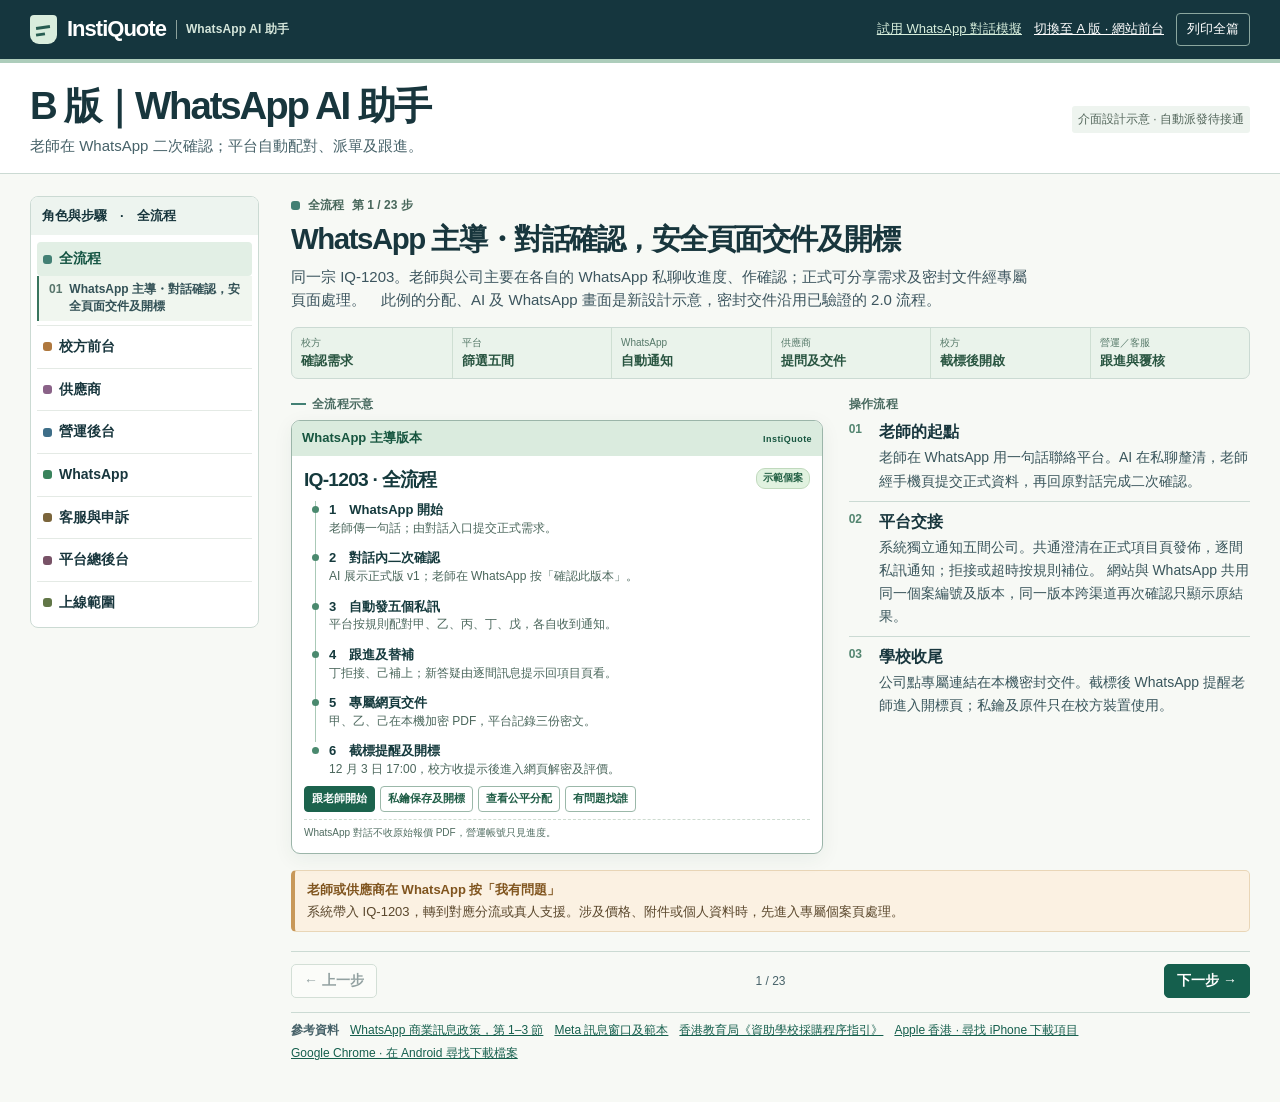
<file: docs/demos/instiquote/InstiQuote-B-WhatsApp自動派單.html>
<!doctype html><html lang="zh-Hant-HK"><head><meta charset="utf-8"><meta name="viewport" content="width=device-width,initial-scale=1"><title>InstiQuote 自動分配流程圖解</title><style>*{box-sizing:border-box}:root{--ink:#18363d;--muted:#476269;--line:#cbdad3;--bg:#f7f9f5;--green:#155f4d;font:16px/1.55 "Microsoft JhengHei","PingFang HK","Noto Sans TC",Arial,sans-serif;color:var(--ink);background:var(--bg)}body{margin:0}button,select{font:inherit;color:inherit}button{cursor:pointer}button:disabled{cursor:default}button:focus-visible,a:focus-visible{outline:3px solid #ac6c25;outline-offset:3px}h1,h2,h3,h4,p,dl,dd,ol,figure{margin:0}ol{padding:0;list-style:none}a{color:var(--green)}.wrap{width:min(1500px,calc(100% - 60px));margin:auto}.bar{background:#15363e;color:white;border-bottom:4px solid #adcdbb}.barin,.titlein{display:flex;align-items:center;justify-content:space-between;gap:15px}.barin{min-height:59px}.bname{display:flex;align-items:center;gap:10px;font-size:22px;font-weight:800;letter-spacing:-.045em}.mark{position:relative;width:27px;height:29px;border-radius:4px 4px 9px 9px;background:#d9eddd}.mark:before,.mark:after{position:absolute;content:"";height:3px;width:14px;left:6px;top:11px;background:#275d51;transform:rotate(-8deg)}.mark:after{top:18px;width:9px}.mode{border-left:1px solid #8ba19b;padding-left:9px;font-size:12px;color:#d4e5da;letter-spacing:.01em}.tools{display:flex;align-items:center;gap:12px}.tools a,.tools button{font-size:13px;color:white}.tools button{border:1px solid #8ba79f;border-radius:4px;padding:5px 10px;background:none}.head{padding:19px 0 16px;border-bottom:1px solid var(--line);background:white}.head h1{font-size:clamp(25px,3vw,40px);line-height:1.25;letter-spacing:-.055em}.sub{font-size:15px;color:var(--muted);margin-top:4px}.note{white-space:nowrap;font-size:12px;background:#eef4ef;color:#54675c;border-radius:3px;padding:4px 6px}.layout{display:grid;grid-template-columns:clamp(170px,18vw,229px) minmax(0,1fr);gap:clamp(16px,2.5vw,35px);padding:22px 0 38px;align-items:start}.dir{position:sticky;top:10px;max-height:calc(100dvh - 20px);overflow:auto;background:#fff;border:1px solid var(--line);border-radius:8px;scrollbar-width:thin}.dirhead{display:flex;justify-content:space-between;align-items:center;background:#edf4ef;padding:9px 11px;font-size:13px;font-weight:700}.toggler{display:none;color:var(--green);background:transparent;border:0;text-decoration:underline}.toc{padding:3px 6px}.group{border-bottom:1px solid #e4eae5;padding:4px 0}.group:last-child{border-bottom:0}.groupbtn{display:flex;align-items:center;gap:7px;width:100%;border:0;text-align:left;border-radius:4px;background:transparent;padding:6px;font-size:14px;font-weight:bold}.groupbtn[aria-expanded=true]{color:#135342;background:#e2efe5}.dot{display:inline-block;width:9px;height:9px;background:var(--accent,#4d8776);border-radius:3px;flex-shrink:0}.toc a{display:flex;gap:7px;padding:5px 6px 5px 12px;font-size:12px;line-height:1.45;color:#345257;text-decoration:none}.toc a[aria-current=step]{background:#f0f6ef;box-shadow:inset 2px 0 #38755e;font-weight:bold}.toc a:hover{background:#f2f6f2}.count{font-variant-numeric:tabular-nums;color:#57746b}.main{min-width:0}.stage,.pbar,.psources{display:none}.stage.current{display:block}.meta{display:flex;gap:8px;align-items:center;color:#48675b;font-size:12px;font-weight:700;margin-bottom:5px}.stage h2{font-size:clamp(23px,2.3vw,36px);line-height:1.28;letter-spacing:-.05em}.lead{margin:7px 0 16px;max-width:90ch;color:#3c555e;font-size:15px}.route{display:grid;grid-template-columns:repeat(6,minmax(0,1fr));background:#eaf3eb;border:1px solid var(--line);overflow:hidden;border-radius:7px;margin:0 0 16px}.route li{padding:7px 9px;min-width:0}.route li+li{border-left:1px solid #cfdfd3}.route small,.route b{display:block}.route small{font-size:10px;color:#567969}.route b{font-size:13px;color:#285440}.pair{display:grid;grid-template-columns:minmax(0,1.14fr) minmax(240px,.86fr);align-items:start;gap:clamp(14px,2vw,28px)}.caption,.howtitle{font-size:12px;letter-spacing:.03em;font-weight:700;color:#496a60;margin-bottom:7px}.caption:before{content:"";width:15px;height:2px;display:inline-block;vertical-align:middle;margin-right:6px;background:var(--accent,#40856c)}.ui{border:1px solid #9bb5a9;background:white;color:#153a3d;border-radius:9px;overflow:hidden;box-shadow:0 5px 20px #153e3510;line-height:1.45;overflow-wrap:anywhere}.browser{background:#ecf1ed;color:#62776c;display:flex;align-items:center;justify-content:space-between;font-size:10px;padding:4px 8px}.dots{letter-spacing:2px;color:#a0b6a8}.uihead{padding:8px 10px;background:#daebde;color:#16553f;font-size:13px;font-weight:bold;display:flex;gap:6px;align-items:center;justify-content:space-between}.uihead small{font:700 9px Arial;letter-spacing:.05em}.mockbody{display:grid;grid-template-columns:52px minmax(0,1fr)}.rail{background:#edf4ee;border-right:1px solid #d0ded4;padding:8px 4px;display:flex;flex-direction:column;gap:5px}.rail span{text-align:center;padding:4px 1px;font-size:9px;color:#526f62;border-radius:3px}.rail span:first-child{background:#d8e8dc;color:#1d5843;font-weight:bold}.mockmain{padding:12px;min-width:0}.viewhead{display:flex;gap:6px;align-items:start;justify-content:space-between;flex-wrap:wrap;margin-bottom:8px}.viewhead h4{font-size:clamp(16px,1.5vw,21px);line-height:1.3;letter-spacing:-.04em}.pill{font-size:10px;background:#e1f2e0;border:1px solid #c0d9bd;color:#215f43;border-radius:9px;padding:2px 6px;font-weight:700}.frow{display:grid;grid-template-columns:minmax(60px,26%) minmax(0,1fr);gap:7px;align-items:baseline;padding:6px 3px;border-bottom:1px solid #e1e9e4}.frow dt{font-size:11px;color:#567167}.frow dd{font-size:12px;font-weight:650}.ui-actions{display:flex;gap:5px;flex-wrap:wrap;margin-top:8px}.mockbtn{line-height:1.45;display:inline-block;border:1px solid #9bb8a9;border-radius:4px;background:white;padding:4px 7px;color:#1f5d46;font-size:11px;font-weight:700}.ui-actions .mockbtn:first-child{background:#1c634d;color:white;border-color:#1c634d}.mockbtn:where(button):hover{text-decoration:underline}.foot{margin-top:7px;padding-top:6px;border-top:1px dashed #cedcd1;font-size:10px;color:#506d61}.ops .uihead,.support .uihead{color:white;background:#244954}.ops .rail{background:#e8f0f2}.ops .rail span:first-child{background:#d4e2e6;color:#285366}.support .uihead{background:#594b2f}.support .rail{background:#f3eee2}.support .rail span:first-child{background:#e9dfc7;color:#5c4621}.ops .frow:nth-child(even),.support .frow:nth-child(even){background:#f2f6f4}
.phone{width:min(100%,372px);margin:0 auto;border:2px solid #3b5752;border-radius:18px}.phonebar{display:flex;align-items:center;justify-content:space-between;padding:3px 12px;height:18px;background:#f4f8f3;color:#49645d;font:700 9px/1 Arial}.speaker,.homebar{display:block;width:40px;height:3px;border-radius:2px;background:#bdcec1}.homebar{width:49px;margin:5px auto}.phone .mockbody{display:block}.phone .mockmain{padding:11px 13px}.chathead{display:flex;align-items:center;gap:8px;padding:8px 10px;background:#075b47;color:white}.avatar{width:27px;height:27px;border-radius:50%;display:grid;place-items:center;background:#cce9d3;color:#165841;font:800 10px Arial}.chathead strong,.chathead small{display:block}.chathead strong{font-size:13px}.chathead small{font-size:9px;color:#d4e8d9}.chatstatus{padding:3px 9px;background:#e0f0df;font-size:10px;color:#3f6049}.chatlog{background:#edece1;padding:8px 9px;display:flex;flex-direction:column;gap:5px}.bubble{align-self:flex-start;max-width:92%;background:white;box-shadow:0 1px 2px #263e321a;border-radius:0 7px 7px 7px;padding:5px 8px;font-size:12px;line-height:1.45}.bubble b{display:block;font-size:9px;color:#377153}.bubble.out{align-self:flex-end;background:#d5edcb;border-radius:7px 0 7px 7px}.ctime{align-self:center;background:#e1e6d4;color:#4e674f;border-radius:5px;padding:2px 7px;font-size:10px}.wa .ui-actions{margin:0;padding:7px 8px}.wa .mockbtn,.wa .ui-actions .mockbtn:first-child{background:white;color:#126546;border-color:#b6cfbc}.wa .foot{margin:0;padding:6px 9px}.journeyrows{padding:0 4px}.journeyrows li{margin-left:7px;border-left:1px solid #aac9b7;padding:0 0 12px 13px;position:relative}.journeyrows li:before{content:"";position:absolute;left:-4px;top:5px;border-radius:50%;width:7px;height:7px;background:#4a896e}.journeyrows li:last-child{border-color:transparent;padding-bottom:0}.journeyrows strong,.journeyrows small{display:block}.journeyrows strong{font-size:13px}.journeyrows small{font-size:12px;color:#4b675c}
.how li{display:grid;grid-template-columns:24px minmax(0,1fr);gap:6px;border-top:1px solid var(--line);padding:8px 0}.how li:first-child{padding-top:0;border:0}.how .n{color:#538570;font-size:12px;font-weight:700}.how h3{font-size:16px;line-height:1.45}.how p{font-size:14px;color:#3a565c;line-height:1.65;margin-top:3px}.branch{border:1px solid #e9d6b7;border-left:4px solid #c89859;background:#fbf1e2;border-radius:5px;padding:9px 12px;margin-top:16px}.branch h3{font-size:13px;color:#80551f}.branch p{font-size:13px;color:#5a472c;margin-top:2px}.controls{display:flex;justify-content:space-between;gap:7px;align-items:center;border-top:1px solid var(--line);padding-top:12px;margin-top:19px}.turn{border:1px solid #a6beb1;border-radius:5px;background:white;padding:5px 12px;font-size:14px;font-weight:700}.turn:disabled{opacity:.45}.turn.next{background:var(--green);color:white;border-color:var(--green)}.pos{font-size:12px;color:var(--muted)}.sources{display:flex;gap:5px 11px;flex-wrap:wrap;border-top:1px solid var(--line);margin-top:14px;padding-top:8px;font-size:12px;color:var(--muted)}.skip{position:absolute;left:-9999px}.skip:focus{left:4px;top:3px;background:white;padding:4px;z-index:2}.sr{position:absolute;clip-path:inset(50%);width:1px;height:1px;overflow:hidden}
@media(max-width:1140px){.wrap{width:calc(100% - 32px)}.layout{grid-template-columns:170px minmax(0,1fr);gap:16px}.mockbody{display:block}.rail{display:none}.pair{grid-template-columns:minmax(0,1.05fr) minmax(220px,.95fr);gap:14px}.how p{font-size:13px}.mockmain{padding:10px}}
@media(max-width:900px){.layout{display:block;padding-top:11px}.dir{position:static;max-height:none;margin-bottom:14px}.dirhead{padding:6px 10px}.toggler{display:inline-block}.toc{display:none}.dir.open .toc{display:block}.head{padding:12px 0}.titlein{display:block}.note{display:inline-block;margin-top:6px}.barin{min-height:50px}.route{margin-bottom:12px}}
@media(max-width:680px){.wrap{width:calc(100% - 24px)}.pair{display:grid;grid-template-columns:minmax(0,1fr);gap:16px}.tools{gap:6px}.tools a,.tools button{font-size:11px}.bname{font-size:18px;gap:6px}.mode{font-size:10px;padding-left:6px}.mark{width:20px;height:24px}.mark:before,.mark:after{left:5px;width:10px}.route{grid-template-columns:repeat(3,minmax(0,1fr))}.route li:nth-child(4){border:0}.route li:nth-child(n+4){border-top:1px solid #cfdfd3}.frow dt{font-size:12px}.frow dd{font-size:13px}.how p{font-size:14px}.tools{flex-wrap:wrap;justify-content:end}.tools button{padding:3px 6px}}
@media print{@page{size:A4;margin:12mm 12mm 14mm}:root,body{background:white;font-size:10pt;print-color-adjust:exact;-webkit-print-color-adjust:exact}.bar,.head,.dir,.controls,.sources,.skip,.sr{display:none!important}.layout,.wrap,.main{width:100%;display:block;padding:0;margin:0}.stage,.stage.current{display:block;break-before:page}.stage:first-child{break-before:auto}.pbar{display:flex;justify-content:space-between;border-bottom:1px solid #9bb8a6;padding-bottom:2mm;margin-bottom:3mm;font-size:8pt;color:#3e6954}.meta{font-size:8pt;margin-bottom:1mm}.stage h2{font-size:17pt}.lead{font-size:10pt;line-height:1.5;margin:1.5mm 0 3mm}.route{grid-template-columns:repeat(6,minmax(0,1fr));margin:0 0 3mm}.route li{padding:1.5mm 2mm!important}.route small{font-size:6.5pt}.route b{font-size:8pt}.pair{display:grid;grid-template-columns:minmax(0,1.06fr) minmax(0,.94fr);gap:5mm}.caption,.howtitle{font-size:8pt;margin-bottom:1.5mm}.ui{box-shadow:none;border-width:.7pt}.rail{display:none}.mockbody{display:block}.browser{font-size:6.5pt;padding:1mm 2mm}.uihead,.phone .uihead{padding:1.5mm 2mm;font-size:9pt}.mockmain,.phone .mockmain{padding:2mm}.viewhead{margin-bottom:1.5mm}.viewhead h4{font-size:11.5pt}.pill{font-size:7pt}.frow{grid-template-columns:minmax(40px,26%) minmax(0,1fr);gap:1.4mm;padding:1.4mm .7mm}.frow dt{font-size:8pt}.frow dd{font-size:8.7pt}.ui-actions{gap:1mm;margin-top:1.5mm}.mockbtn{padding:.8mm 1.4mm;font-size:7.6pt}.foot{font-size:7.3pt;margin-top:1.5mm;padding-top:1.3mm}.phone{width:100%;max-width:77mm;border-width:1.2pt}.phonebar{height:3.5mm;font-size:6pt}.chathead{padding:1.5mm 2mm}.chathead strong{font-size:9pt}.chathead small,.bubble b{font-size:6.5pt}.chatstatus,.ctime{font-size:7pt}.chatlog{gap:1.2mm;padding:2mm}.bubble{font-size:8.4pt;line-height:1.45;padding:1.1mm 1.7mm}.journeyrows li{padding-bottom:2mm}.journeyrows strong{font-size:9pt}.journeyrows small{font-size:8pt}.how li{grid-template-columns:5mm minmax(0,1fr);gap:1.3mm;padding:2mm 0}.how .n{font-size:8pt}.how h3{font-size:10.5pt}.how p{font-size:9pt;line-height:1.55;margin-top:.7mm}.branch{margin-top:3mm;padding:2mm 3mm;break-inside:avoid}.branch h3,.branch p{font-size:8.8pt}.stage:last-child .psources{display:flex;flex-wrap:wrap;gap:1mm 3mm;font-size:7pt;color:#466859;margin-top:2mm}}</style><style>.wa-guide{min-width:0}.ui.shared-wa-frame{border:0;border-radius:0;overflow:visible;box-shadow:none;background:transparent}.wa-guide-meta,.wa-guide-foot,.wa-guide>.guide-sim-entry{width:min(100%,380px);margin-left:auto;margin-right:auto}.wa-guide-meta{display:flex;justify-content:space-between;flex-wrap:wrap;gap:3px 8px;margin-bottom:8px;font-size:11px;color:#4a6758}.wa-guide-foot{margin-top:8px;color:#4f675b;font-size:12px}.guide-sim-entry{display:block;margin-top:8px;font-size:13px;font-weight:700;text-underline-offset:.18em}.tools .simnav{white-space:nowrap;color:#d7eedc}.simshort{display:none}@media(max-width:680px){.barin{flex-wrap:wrap;gap:4px;padding:6px 0}.tools{flex-grow:1;gap:10px}.simlong{display:none}.simshort{display:inline}.wa-guide-meta{font-size:11px}}@media print{.guide-sim-entry{display:none}.wa-guide-meta,.wa-guide-foot{max-width:79mm;font-size:7.5pt}.wa-guide-meta{margin-bottom:2mm}.wa-guide-foot{margin-top:2mm}}</style></head>
<body><a class="skip" href="#main">跳至圖解</a><header class="bar"><div class="wrap barin"><div class="bname"><i class="mark" aria-hidden="true"></i>InstiQuote <span class="mode" id="mode"></span></div><div class="tools"><a class="simnav" id="simlink" href="./InstiQuote-WhatsApp-對話模擬.html#teacher"><span class="simlong">試用 WhatsApp 對話模擬</span><span class="simshort">試用對話</span></a><a id="comp"></a><button id="print">列印全篇</button></div></div></header>
<div class="head"><div class="wrap titlein"><div><h1 id="title"></h1><p class="sub" id="sub"></p></div><span class="note">介面設計示意 · 自動派發待接通</span></div></div><div class="wrap layout"><aside class="dir" id="dir"><div class="dirhead"><span id="dirlabel">角色與步驟</span><button class="toggler" id="toggle" aria-controls="toc" aria-expanded="false">展開</button></div><nav id="toc" class="toc" aria-label="角色與步驟"></nav></aside>
<main id="main" class="main" tabindex="-1"><div id="stages"></div><nav class="controls" aria-label="步驟"><button id="prev" class="turn">← 上一步</button><span id="pos" class="pos"></span><button id="next" class="turn next">下一步 →</button></nav><div id="sources"></div></main></div><span class="sr" id="live" aria-live="polite"></span><script type="application/json" id="guide-wa-css">":host {\n  color-scheme: light;\n  font-family: -apple-system, BlinkMacSystemFont, \"Segoe UI\", \"PingFang HK\", \"Microsoft JhengHei\", sans-serif;\n  --ink: #172420;\n  --muted: #53645d;\n  --green: #096a48;\n  --keyline: #cbd8d0;\n  --wash: #eff4ef;\n  --paper: #f7f8f5;\n  --incoming: #fff;\n  --outgoing: #d9fdd3;\n  --wall: #eee8dc;\n  --doodles: url(\"data:image/svg+xml,%3Csvg xmlns='http://www.w3.org/2000/svg' width='172' height='144' fill='none' stroke='%238b887a' stroke-opacity='.16' stroke-width='1.15' stroke-linecap='round' stroke-linejoin='round'%3E%3Cpath d='m12 21 15-6-4 13-4-6-7-1Zm7 1 8-7M86 10q-4-5-7-1t8 10q8-7 5-10-3-2-6 1Zm48 26q-2-7 5-8 10-1 10 7t-11 7l-5 3 1-5M18 103q4-6 9-1t8 0M121 107l4-4 4 4 4-4M59 59l4 2 5-2-2 5 1 4-5-2-4 2 1-5-2-4ZM87 125q4 5 9 0t8 0M151 120v-9l7-2v9m-7 3c-4 2-5-2-1-3m8 0c-4 2-5-2-1-3'/%3E%3Ccircle cx='32' cy='55' r='2'/%3E%3Ccircle cx='112' cy='72' r='2.5'/%3E%3Ccircle cx='65' cy='108' r='1.6'/%3E%3C/svg%3E\");\n  background: var(--paper);\n  color: var(--ink);\n  text-rendering: optimizeLegibility;\n}\n*, *::before, *::after { box-sizing: border-box; }\nbody { margin: 0; }\nbutton, input, select, textarea { font: inherit; color: inherit; }\nbutton, select { -webkit-tap-highlight-color: transparent; }\nbutton { cursor: pointer; }\nbutton:disabled { cursor: default; }\nbutton:focus-visible, a:focus-visible, input:focus-visible, textarea:focus-visible, select:focus-visible, [tabindex]:focus-visible {\n  outline: 3px solid #087a6a; outline-offset: 3px;\n}\n[hidden] { display: none !important; }\nsvg { vertical-align: middle; }\n.sim-app { min-height: 100vh; min-height: 100dvh; background: linear-gradient(115deg, #f6f8f4 15%, #f2f5ef 63%, #edf2eb); }\n.topbar { background: #fcfdfb; border-bottom: 1px solid #dce4da; display: flex; align-items: center; justify-content: space-between; gap: 20px; min-height: 67px; padding: 8px max(28px, calc((100vw - 1100px)/2)); }\n.brand, .toplinks { display: flex; align-items: center; gap: 9px; }\n.brand { color: #173b30; font-size: 18px; font-weight: 750; text-decoration: none; }\n.brand-symbol { background: #0e5d42; border-radius: 9px; color: white; width: 32px; height: 32px; display: grid; place-items: center; }\n.brand-symbol svg { width: 21px; height: 21px; }\n.toplinks { gap: 15px; color: var(--muted); font-size: 13px; }\n.toplinks a { color: var(--green); font-weight: 680; text-decoration-thickness: 1px; text-underline-offset: 3px; }\n.sim-layout { width: min(1080px, calc(100% - 68px)); margin: 0 auto; min-height: calc(100vh - 68px); min-height: calc(100dvh - 68px); padding: 25px 0; display: grid; grid-template-columns: minmax(255px, 365px) minmax(410px, 1fr); column-gap: clamp(28px, 7vw, 104px); align-items: center; }\n.sidebar { min-width: 0; display: grid; align-content: center; gap: 0; }\n.eyebrow { margin: 0 0 8px; color: #41715b; font-size: 12px; font-weight: 750; line-height: 1.5; letter-spacing: .06em; }\n.sidebar h1 { margin: 0; color: #142e27; font-size: clamp(32px, 3.5vw, 49px); font-weight: 740; line-height: 1.14; letter-spacing: -.04em; }\n.intro { margin: 13px 0 20px; color: #4a6256; line-height: 1.65; font-size: 15px; }\n.role-list { display: grid; gap: 8px; }\n.role { display: flex; align-items: center; width: 100%; min-width: 0; gap: 12px; border: 1px solid #d6e1d7; border-radius: 12px; background: #fdfefc; padding: 10px 12px; text-align: left; }\n.role:hover { border-color: #93b6a3; background: #f5faf5; }\n.role.active { border-color: #62a485; background: #e7f4e9; box-shadow: inset 3px 0 0 #15875a; }\n.role-icon { display: inline-flex; flex: 0 0 36px; width: 36px; height: 36px; align-items: center; justify-content: center; border-radius: 11px; background: #e9efea; color: #496454; }\n.role-icon svg { width: 20px; height: 20px; }\n.role.active .role-icon { color: #fff; background: #177049; }\n.role-copy { min-width: 0; flex: 1; }\n.role-copy strong, .role-copy small { display: block; }\n.role-copy strong { color: #183b2c; font-size: 15px; line-height: 1.45; }\n.role-copy small { color: #5a6e60; font-size: 12px; line-height: 1.45; margin-top: 1px; }\n.chev { color: #658173; align-self: center; }\n.chev svg, svg.chev { width: 16px; height: 16px; }\n.case-card { margin: 17px 0 10px; padding: 12px 14px; background: #eef2ec; border: 1px solid #d8e1d6; border-radius: 10px; color: #486354; font-size: 13px; line-height: 1.6; }\n.case-card > :first-child { margin-top: 0; }\n.case-card > :last-child { margin-bottom: 0; }\n.case-card strong,.case-card b { color: #243c2e; }\n.case-card p,.case-card h2,.case-card h3 { margin: 4px 0; font-size: inherit; }\n.reset-btn { justify-self: start; color: #476353; display: inline-flex; align-items: center; gap: 7px; background: transparent; border: 0; padding: 5px 0; font-size: 13px; font-weight: 650; }\n.reset-btn svg { width: 15px; height: 15px; }\n.reset-btn:hover { text-decoration: underline; text-underline-offset: 3px; }\n.device-area { min-width: 0; position: relative; display: flex; flex-direction: column; align-items: center; justify-content: center; }\n.phone { position: relative; isolation: isolate; width: min(100%, 406px); height: clamp(555px, calc(100vh - 142px), 795px); height: clamp(555px, calc(100dvh - 142px), 795px); display: flex; flex-direction: column; overflow: hidden; background: #fafbf8; border: 6px solid #25312b; border-radius: 42px; box-shadow: 0 1px 0 2px #a7b4aa, 0 22px 42px -18px #1e422747, 0 4px 9px #263e3024; }\n.statusbar { flex: 0 0 34px; display: flex; justify-content: space-between; align-items: flex-end; padding: 0 23px 3px; font-size: 13px; line-height: 16px; font-weight: 750; color: #161e1a; background: #fafbf8; }\n.status-icons { display: inline-flex; align-items: center; gap: 3px; line-height: 1; }\n.status-icons svg { max-width: 30px; height: 13px; }\n.chat-head { flex: 0 0 auto; min-height: 59px; display: flex; align-items: center; gap: 9px; padding: 6px 15px 8px; background: #fafbf8; border-bottom: 1px solid #d7dad2; z-index: 1; }\n.mobile-roles { display: none; }\n.avatar { display: grid; flex: 0 0 40px; width: 40px; height: 40px; place-items: center; background: #d6eddd; color: #174f37; font-size: 14px; font-weight: 750; border-radius: 50%; }\n.avatar svg { width: 22px; height: 22px; }\n.contact { min-width: 0; flex: 1; }\n.contact strong,.contact small { display: block; overflow: hidden; white-space: nowrap; text-overflow: ellipsis; }\n.contact strong { font-weight: 720; font-size: 16px; line-height: 1.32; color: #152d21; }\n.contact small { margin-top: 1px; color: #58685d; font-size: 11px; line-height: 1.4; }\n.head-mark { display: inline-flex; align-items: center; gap: 3px; color: #496759; font-size: 11px; font-weight: 600; }\n.head-mark svg { width: 17px; height: 17px; }\n.chat-body { flex: 1 1 auto; min-height: 0; min-width: 0; display: flex; flex-direction: column; align-items: stretch; gap: 6px; overflow-x: hidden; overflow-y: auto; overscroll-behavior: contain; -webkit-overflow-scrolling: touch; scrollbar-width: thin; scrollbar-color: #bcc5ba transparent; background-color: var(--wall); background-image: var(--doodles); background-size: 172px 144px; padding: 13px 13px 17px; }\n.chat-body > * { flex-shrink: 0; }\n.day,.system-note { align-self: center; max-width: 94%; text-align: center; border-radius: 8px; font-size: 11px; line-height: 1.45; font-weight: 630; }\n.day { padding: 4px 9px; color: #43564b; background: #f6f7f1; box-shadow: 0 1px 2px #211e1214; }\n.system-note { color: #594d27; background: #fdf3c9; margin: 2px auto 6px; padding: 5px 9px; font-weight: 500; }\n.system-note svg { width: 12px; height: 12px; }\n.msg { position: relative; width: fit-content; max-width: 86%; min-width: 56px; padding: 7px 9px 4px; border-radius: 10px; color: #15211a; font-size: 14px; line-height: 1.48; box-shadow: 0 1px 1.5px #302e2325; overflow-wrap: anywhere; }\n.msg.in { background: var(--incoming); align-self: flex-start; margin-left: 4px; border-top-left-radius: 2px; --bubble: var(--incoming); }\n.msg.out { background: var(--outgoing); align-self: flex-end; margin-right: 4px; border-top-right-radius: 2px; --bubble: var(--outgoing); }\n.msg.in::before,.msg.out::before { content: \"\"; position: absolute; width: 8px; height: 10px; background: var(--bubble); top: 0; }\n.msg.in::before { left: -6px; clip-path: polygon(0 0, 100% 0, 100% 100%); }\n.msg.out::before { right: -6px; clip-path: polygon(0 0, 100% 0, 0 100%); }\n.msg-text { white-space: pre-wrap; }\n.msg-text p { margin: 0; }\n.msg-meta { display: flex; align-items: center; justify-content: flex-end; gap: 3px; margin: 2px 0 0 4px; font-family: -apple-system, \"Segoe UI\", Arial, sans-serif; font-size: 9.5px; line-height: 1.25; color: #64766b; font-weight: 450; }\n.msg-meta svg { width: 14px; height: 11px; color: #177fbd; }\n.bubble-actions { align-self: flex-start; width: fit-content; min-width: 55%; max-width: 87%; margin: -2px 0 3px 4px; display: flex; flex-direction: column; overflow: hidden; border-radius: 9px; background: #ffffff; box-shadow: 0 1px 1.5px #302e2324; }\n.chat-action { display: flex; align-items: center; justify-content: center; gap: 7px; width: 100%; min-height: 33px; padding: 5px 11px; border: 0; border-bottom: 1px solid #e3e8e2; background: white; color: #087b53; text-align: center; font-size: 13px; font-weight: 650; }\n.chat-action:last-child { border-bottom: 0; }\n.chat-action:focus-visible { outline-offset: -3px; }\n.chat-action:hover { background: #eef9f1; }\n.chat-action:disabled { color: #768379; background: #f4f6f2; }\n.chat-action svg { flex: 0 0 15px; width: 15px; height: 15px; }\n.typing { align-self: flex-start; margin: 1px 4px; border-radius: 10px 10px 10px 2px; background: #fff; padding: 7px 12px; color: #63746a; font-size: 12px; }\n.typing span:empty { display: inline-block; width: 5px; height: 5px; border-radius: 50%; background: #8e9b92; margin: 0 1px; }\n.composer { flex: 0 0 auto; display: flex; align-items: center; gap: 8px; min-height: 51px; padding: 6px 12px 3px; background: #fafbf8; border-top: 1px solid #d9ddd4; }\n.composer input { flex: 1; min-width: 0; min-height: 37px; border: 1px solid #ced8cd; border-radius: 19px; background: #fff; padding: 7px 12px; font-size: 14px; color: #173124; }\n.composer input::placeholder { color: #738276; }\n.help-btn,.send-btn { flex-shrink: 0; display: grid; place-items: center; padding: 0; width: 36px; height: 36px; border-radius: 50%; border: 0; }\n.help-btn { background: transparent; color: #283d32; }\n.send-btn { background: #08815a; color: #fff; }\n.help-btn:hover { background: #e7eee7; }.send-btn:hover { background: #046a48; }\n.help-btn svg,.send-btn svg { width: 19px; height: 19px; }\n.send-btn:disabled { color: #65756a; background: #dde5dd; }\n.home-indicator { display: block; flex: 0 0 auto; width: 107px; height: 4px; margin: 8px auto 7px; border-radius: 4px; background: #26352d; }\n.device-caption { margin: 12px 0 0; color: #556d5e; text-align: center; font-size: 12px; line-height: 1.4; }\n.portal-layer { position: absolute; z-index: 4; inset: 0; display: flex; flex-direction: column; min-width: 0; background: #f6f8f4; }\n.portal-bar { min-height: 50px; flex: 0 0 auto; display: flex; align-items: center; justify-content: space-between; gap: 8px; padding: 9px 16px; background: #fff; border-bottom: 1px solid #d8e0d7; color: #254631; font-size: 13px; font-weight: 660; }\n.portal-bar svg { width: 16px; height: 16px; }\n.portal-close { display: inline-flex; align-items: center; gap: 4px; background: #eef5ee; color: #246044; border: 0; border-radius: 16px; padding: 6px 10px; font-size: 12px; font-weight: 650; }\n.portal-close:hover { background: #dfeee3; }\n.portal-content { flex: 1 1 auto; min-height: 0; min-width: 0; overflow-y: auto; overscroll-behavior: contain; padding: 20px 17px 24px; color: #203a2c; }\n.composer .input-wrap {flex:1;display:flex;align-items:center;min-width:0;background:#fff;border:1px solid #c7cac6;border-radius:22px;padding-right:9px}\n.composer .input-wrap input {width:100%;border:0;outline-offset:-3px;background:transparent;}\n.sticker-icon,.composer-camera {line-height:1;color:#151a16;}\n.sticker-icon svg {width:18px;height:18px;}\n.send-btn.blank {background:transparent;color:#18201a;}\n.mobile-roles {display:inline-grid;place-items:center;min-width:24px;height:32px;border:0;background:transparent;color:#17241c;padding:0;}\n.msg .msg-meta {float:right;margin:5px 0 -1px 7px;display:inline-flex;min-height:12px;}\n.msg::after {content:\"\";display:block;clear:both;}\n.msg-text {font-size:15px;line-height:1.43;font-weight:400;}\n.msg.with-actions {border-bottom-left-radius:4px;border-bottom-right-radius:4px;}\n.bubble-actions {margin-top:-5px;}\n.chat-head .head-mark {color:#17241c;}\n.head-mark svg {width:21px;height:21px;}\n.quick-preview {display:inline-flex;align-items:center;gap:5px;color:#07684c;font-weight:650;text-decoration:underline;text-underline-offset:3px;}\n.chat-body .bubble-actions,.chat-body .msg.with-actions {width:86%;max-width:86%;}\n.chat-body .bubble-actions {border-top:1px solid #edece8;border-top-left-radius:3px;border-top-right-radius:3px;}\n.statusbar .status-icons {gap:2px;}\n.statusbar .status-icons svg:nth-child(1) {width:17px;height:14px;}\n.statusbar .status-icons svg:nth-child(2) {width:15px;height:14px;}\n.statusbar .status-icons svg:nth-child(3) {width:24px;height:18px;}\n.case-card .quick-preview {margin-top:3px;}\n.portal-content h2 { font-size: 25px; letter-spacing: -.03em; line-height: 1.3; margin: 0 0 7px; }\n.portal-lead { color: #4e6556; font-size: 14px; line-height: 1.65; margin: 0 0 15px; }\n.fields { display: grid; gap: 10px; margin: 11px 0 16px; }\n.field { min-width: 0; display: grid; gap: 4px; color: #264635; font-size: 14px; }\n.field > label,.field > small,.field dt,.field > span:first-child { font-size: 12px; color: #4c6655; font-weight: 650; }\n.field input:not([type=checkbox]),.field select,.field textarea,.portal-content input[type=file] { width: 100%; min-width: 0; background: #fff; border: 1px solid #bfcfc3; border-radius: 8px; padding: 8px 9px; color: #244230; }\n.field textarea { resize: vertical; }\n.portal-info,.portal-status { margin: 11px 0; padding: 10px 12px; border-radius: 8px; font-size: 13px; line-height: 1.55; }\n.portal-info { background: #edf2ed; border: 1px solid #d8e4d9; color: #3f5a48; }\n.portal-status { background: #e2f3e7; border: 1px solid #b7dac3; color: #195d38; }\n.portal-cta,.portal-secondary { width: 100%; min-height: 40px; border-radius: 9px; margin: 4px 0; padding: 7px 11px; font-size: 14px; font-weight: 680; }\n.portal-cta { background: #0d754e; color: #fff; border: 1px solid #096742; }\n.portal-secondary { background: #fff; color: #275b42; border: 1px solid #c3d3c6; }\n.portal-cta:disabled,.portal-secondary:disabled { color: #78847b; background: #e1e8e0; border-color: #cfdacf; }\n.role-menu { position: absolute; z-index: 6; inset: 0; display: flex; align-items: flex-end; padding: 13px; background: #14281d63; }\n.role-menu-inner { width: 100%; max-height: 88%; overflow-y: auto; border: 1px solid #c3cfc4; border-radius: 17px; background: #f8faf7; box-shadow: 0 8px 24px #102e1a30; padding: 16px; }\n.role-menu-inner h2,.role-menu-inner h3 { margin: 0 0 10px; font-size: 18px; }\n.role-menu-inner .role + .role { margin-top: 6px; }\n@media (max-width: 780px) {\n  .sim-app,.sim-layout { width: 100%; margin: 0; padding: 0; min-height: 100vh; min-height: 100dvh; background: var(--wall); }\n  .topbar,.sidebar,.device-caption { display: none; }\n  .sim-layout,.device-area { display: block; }\n  .phone { width: 100%; max-width: none; height: 100vh; height: 100dvh; border: 0; border-radius: 0; box-shadow: none; }\n  .statusbar { padding-left: max(19px, env(safe-area-inset-left)); padding-right: max(19px, env(safe-area-inset-right)); }\n  .chat-head { padding-left: max(8px, env(safe-area-inset-left)); }\n  .mobile-roles { display: flex; align-items: center; justify-content: center; gap: 2px; min-width: 32px; min-height: 40px; padding: 0 2px; border: 0; background: transparent; border-radius: 8px; color: #147054; font-size: 12px; font-weight: 660; }\n  .mobile-roles svg { width: 19px; height: 19px; }\n  .home-indicator { margin-bottom: max(6px, env(safe-area-inset-bottom)); }\n  .composer input { font-size: 16px; }\n  .role-menu { padding-bottom: max(12px, env(safe-area-inset-bottom)); }\n  .portal-content { padding-bottom: max(18px, env(safe-area-inset-bottom)); }\n}\n@media (min-width: 781px) and (max-height: 690px) {\n  .topbar { min-height: 48px; }\n  .sim-layout { min-height: calc(100dvh - 49px); padding-block: 14px; }\n  .phone { height: max(450px, calc(100dvh - 106px)); }\n  .role { padding-block: 7px; }.intro { margin-block: 8px 14px; }.case-card { margin-block: 10px 5px; }\n}\n@media (prefers-reduced-motion: reduce) {\n  *, *::before, *::after { scroll-behavior: auto !important; animation-duration: 0s !important; transition-duration: 0s !important; }\n}\n"</script><script>(() => {
  const paths = {
    back:'<path d="m15 3-9 9 9 9"/>', chevron:'<path d="m9 5 7 7-7 7"/>',
    reply:'<path d="m9 4-6 6 6 6M4 10h9c5 0 7 3 7 7"/>',
    external:'<path d="M13 4h7v7m0-7L9 15M10 6H6a2 2 0 0 0-2 2v10a2 2 0 0 0 2 2h10a2 2 0 0 0 2-2v-4"/>',
    phone:'<path d="M7 3 4 4c-2 2 0 7 4 11s9 6 11 4l2-3-5-3-2 2c-2-1-4-3-5-5l1-2Z"/>',
    camera:'<path d="M3 7h4l2-3h6l2 3h4v13H3z"/><circle cx="12" cy="13" r="3.6"/>',
    mic:'<rect x="9" y="2" width="6" height="13" rx="3"/><path d="M5 10v2a7 7 0 0 0 14 0v-2m-7 9v3m-4 0h8"/>',
    send:'<path d="m4 4 17 8-17 8 3-7 8-1-8-1Z" fill="currentColor" stroke-linejoin="round"/>',
    plus:'<path d="M12 3v18M3 12h18"/>', sticker:'<path d="M5 3h14a2 2 0 0 1 2 2v9l-7 7H5a2 2 0 0 1-2-2V5a2 2 0 0 1 2-2Zm16 11h-5a2 2 0 0 0-2 2v5"/>',
    signal:'<path d="M2 19v-3m5 3v-6m5 6v-9m5 9V6" stroke-width="3.4"/>',
    wifi:'<path d="M2 9a15 15 0 0 1 20 0M6 13a9 9 0 0 1 12 0m-8 4a3 3 0 0 1 4 0"/><circle cx="12" cy="19" r="1" fill="currentColor" stroke="none"/>',
    battery:'<rect x="1.5" y="7" width="18.5" height="10" rx="2.5" stroke-width="1.2"/><rect x="3.5" y="9" width="14" height="6" rx="1" fill="currentColor" stroke="none"/><path d="M22 11v2"/>',
    checks:'<path d="m1 12 4 4L16 5m-5 9 2 2L24 5"/>',
    school:'<path d="m2 10 10-6 10 6-10 6zM6 13v5q6 5 12 0v-5m3-2v6"/>',
    supplier:'<path d="M3 9h18l-2-5H5zM4 10v10h16V10m-11 10v-6h5v6"/>',
    support:'<path d="M4 14v-2a8 8 0 0 1 16 0v5q0 4-6 4"/><rect x="3" y="11" width="4" height="7" rx="2"/><rect x="17" y="11" width="4" height="7" rx="2"/>',
    reset:'<path d="M4 12a8 8 0 1 1 2 5M4 5v7h7"/>',
    lock:'<rect x="4" y="10" width="16" height="11" rx="2"/><path d="M8 10V7a4 4 0 0 1 8 0v3"/>',
    close:'<path d="m5 5 14 14m0-14L5 19"/>', dots:'<circle cx="4" cy="12" r="1"/><circle cx="12" cy="12" r="1"/><circle cx="20" cy="12" r="1"/>',
    book:'<path d="M4 4h11l5 4v12H6a2 2 0 0 1-2-2zM8 9h8m-8 4h8"/>',
  };
  const icon = name => '<svg aria-hidden="true" focusable="false" width="21" height="21" viewBox="0 0 24 24" fill="none" stroke="currentColor" stroke-width="1.8" stroke-linecap="round" stroke-linejoin="round">'+(paths[name] || '')+'</svg>';
  function create(tag,cls='',text='') {
    const element=document.createElement(tag);
    if(cls) element.className=cls;
    if(text) element.textContent=text;
    return element;
  }
  function shell() {
    return `<div class="phone"><div class="statusbar" aria-hidden="true"><span class="clock-text">9:41</span><span class="status-icons">${icon('signal')}${icon('wifi')}${icon('battery')}</span></div>
<div class="chat-head"><button type="button" class="mobile-roles" aria-label="切換示範對話">${icon('back')}</button><span class="avatar" aria-hidden="true">IQ</span><div class="contact"><strong>InstiQuote 校園報價</strong><small>商業帳戶</small></div><span class="head-mark" aria-hidden="true">${icon('phone')}</span></div>
<div class="chat-body" aria-label="聊天記錄" role="log" aria-live="polite"></div>
<form class="composer"><button type="button" class="help-btn" aria-label="附件選項">${icon('plus')}</button><label class="input-wrap"><input id="message" type="text" aria-label="輸入示範訊息" autocomplete="off" maxlength="500"><span class="sticker-icon" aria-hidden="true">${icon('sticker')}</span></label><span class="composer-camera" aria-hidden="true">${icon('camera')}</span><button class="send-btn" type="submit" aria-label="傳送訊息">${icon('mic')}</button></form>
<div class="home-indicator" aria-hidden="true"></div>
<div class="portal-layer" role="dialog" aria-modal="true" aria-label="InstiQuote 安全頁示範" hidden><header class="portal-bar"><button class="portal-close" type="button">完成</button><strong>${icon('lock')} InstiQuote 校方專頁</strong></header><div class="portal-content"></div></div>
<div class="role-menu" role="dialog" aria-modal="true" aria-label="示範選單" hidden><div class="role-menu-inner"></div></div></div>`;
  }
  function message(text,{out=false,time='09:41'}={}) {
    const node=create('div','msg '+(out?'out':'in'));
    node.append(create('span','msg-text',text));
    const footer=create('span','msg-meta',time);
    if(out){const ticks=create('span','ticks');ticks.innerHTML=icon('checks');ticks.setAttribute('aria-label','已讀');footer.append(ticks);}
    node.append(footer);return node;
  }
  function action(label,{portal=false}={}) {
    const button=create('button','chat-action');button.type='button';
    button.innerHTML=icon(portal?'external':'reply');button.append(create('span','',label));return button;
  }
  window.WAFrame={create,icon,shell,message,action};
})();

(() => {
  const simulator = './' + encodeURIComponent('InstiQuote-WhatsApp-對話模擬.html');
  const labels = {teacher:'老師', supplier:'供應商', support:'客服'};
  const {create, shell, message, action} = window.WAFrame;
  const css = JSON.parse(document.getElementById('guide-wa-css').textContent);
  const guides = {
    'web.wa2': {role:'supplier', days:{0:'12 月 1 日'}, times:['10:00','10:11','10:11'], packets:[[0,'url',0],[2,'reply',1,2]]},
    'wa.wa2': {role:'supplier', days:{0:'12 月 1 日'}, times:['10:00','10:11','10:11'], packets:[[0,'url',0],[2,'reply',1,2]]},
    'web.wa3': {role:'supplier', days:{0:'12 月 1 日'}, times:['12:15','12:25','12:25'], packets:[[0,'url',0],[2,'reply',1,2]]},
    'wa.draft': {role:'teacher', days:{0:'11 月 30 日'}, times:['09:41','09:41','09:42','09:42'], packets:[[1,'reply',1,2],[3,'url',0]]},
    'wa.school1': {role:'teacher', days:{0:'11 月 30 日'}, times:['09:55','09:55','09:55'], packets:[[2,'reply',0,1,2]]},
    'wa.wa3': {role:'teacher', days:{0:'12 月 2 日',3:'12 月 3 日'}, times:['10:15','10:22','10:22','17:00'], packets:[[0,'url',0],[2,'reply',2],[3,'url',1]]},
  };
  const guideCSS = `
    :host {display:block;min-width:0;background:transparent}
    .phone {width:min(100%,380px);height:auto;min-height:0;max-width:none;margin:0 auto;border:4px solid #27352c;border-radius:32px;box-shadow:0 1px 0 1px #aebcaf,0 9px 25px -15px #24483177}
    .phone .chat-body {overflow:visible;flex:0 0 auto;min-height:125px}
    .chat-head .mobile-roles {display:grid;place-items:center;width:22px;min-width:22px;height:34px;min-height:34px;padding:0;background:transparent;border:0;color:#146547}
    .mobile-roles svg {width:18px;height:18px}
    .phone .composer input:read-only {cursor:default}
    .phone .composer button,.phone .chat-head button {pointer-events:none}
    .phone .bubble-actions {flex:none}
    @media print {
      :host {print-color-adjust:exact;-webkit-print-color-adjust:exact}
      .phone {width:100%;max-width:79mm;border-width:1.5pt;border-radius:15pt;box-shadow:none}
      .statusbar {flex-basis:17pt;padding:0 12pt 2pt;font-size:7.5pt}
      .status-icons svg {height:7pt}
      .chat-head {min-height:29pt;padding:3pt 6pt;gap:4pt}
      .chat-head .mobile-roles {width:10pt;min-width:10pt;height:15pt;min-height:15pt}
      .chat-head .avatar {width:19pt;height:19pt;flex-basis:19pt;font-size:8pt}
      .contact strong {font-size:9.2pt}.contact small {font-size:6.8pt}
      .head-mark svg,.mobile-roles svg {width:10pt;height:10pt}
      .phone .chat-body {gap:3pt;padding:5pt;min-height:0}
      .day {padding:1pt 5pt;font-size:7pt}
      .msg {font-size:8.2pt;line-height:1.4;padding:3pt 5pt}
      .msg-meta {font-size:6pt;line-height:1;margin-top:1pt}
      .msg-meta svg {width:9pt;height:6pt}
      .bubble-actions {min-width:55%;margin:-1pt 0 2pt 4px;border-radius:4pt}
      .chat-action {min-height:17pt;padding:2pt 4pt;font-size:7.8pt}
      .chat-action svg {flex-basis:8pt;width:8pt;height:8pt}
      .composer {min-height:25pt;padding:2pt 6pt;gap:3pt}
      .composer .input-wrap {min-height:15pt}
      .composer input {min-height:15pt;height:15pt;font-size:8pt;padding:0 6pt}
      .composer .help-btn,.composer .send-btn {width:17pt;height:17pt}
      .composer svg {width:11pt;height:11pt}
      .home-indicator {width:53pt;height:2pt;margin:4pt auto}
    }`;

  function link(role, title) {
    const a = create('a','guide-sim-entry',title || '試用'+labels[role]+' WhatsApp 對話 →');
    a.href = simulator + '#' + role;
    return a;
  }

  function render(screen, variant, stage, navigate) {
    const cfg = guides[variant+'.'+stage];
    if (!cfg) throw Error('Missing WhatsApp guide scene '+stage);
    const outer = create('div','wa-guide');
    const info = create('div','wa-guide-meta');
    info.append(create('b','',screen.view),create('span','',screen.status));
    outer.append(info);
    const host = create('div','ui shared-wa-frame');
    const root = host.attachShadow({mode:'open'});
    const style = create('style','',css + guideCSS);
    root.innerHTML = shell();
    root.prepend(style);
    const log = root.querySelector('.chat-body');
    log.setAttribute('aria-label',screen.view+'，對話示意');
    log.setAttribute('aria-live','off');
    const composer = root.querySelector('.composer');
    composer.inert = true;
    composer.querySelector('.send-btn').classList.add('blank');
    composer.querySelector('input').readOnly = true;
    root.querySelector('.mobile-roles').tabIndex = -1;
    root.querySelector('.mobile-roles').setAttribute('aria-hidden','true');
    composer.addEventListener('submit', e => e.preventDefault());
    screen.rows.forEach((row,i) => {
      if (cfg.days[i]) log.append(create('div','day',cfg.days[i]));
      const out = /老師|校方|供應商|公司|客戶/.test(row.label);
      const bubble = message(row.value,{out,time:cfg.times[i]});
      if(cfg.packets.some(([position])=>position===i)) bubble.classList.add('with-actions');
      log.append(bubble);
      cfg.packets.filter(([position])=>position===i).forEach(([,kind,...indices]) => {
        const group = create('div','actions bubble-actions');
        indices.forEach(index=>{
          const label = screen.actions[index];
          const btn = action(label,{portal:kind==='url'});
          const id = screen.targets?.[label];
          if (id) {btn.title = '查看對應步驟';btn.addEventListener('click',()=>navigate(id));}
          else if (label==='查看接單狀態') {btn.title='查看本公司的接單畫面';btn.addEventListener('click',()=>navigate('supplier1'));}
          else btn.disabled = true;
          group.append(btn);
        });
        log.append(group);
      });
    });
    outer.append(host);
    if (screen.foot||screen.hint) outer.append(create('p','wa-guide-foot',screen.foot||screen.hint));
    outer.append(link(cfg.role));
    return outer;
  }
  window.WAGuide = {render,link};
})();
</script><script type="application/json" id="guide-data">{"variant":"wa","title":"B 版｜WhatsApp AI 助手","subtitle":"老師在 WhatsApp 二次確認；平台自動配對、派單及跟進。","other":{"file":"InstiQuote-A-網站前台自動派單.html","label":"切換至 A 版 · 網站前台"},"sources":[{"label":"WhatsApp 商業訊息政策，第 1–3 節","url":"https://whatsappbusiness.com/policy/"},{"label":"Meta 訊息窗口及範本","url":"https://developers.facebook.com/documentation/business-messaging/whatsapp/messages/send-messages"},{"label":"香港教育局《資助學校採購程序指引》","url":"https://www.edb.gov.hk/attachment/en/sch-admin/fin-management/procurement-procedures-in-aided-schools/Guidelines%20on%20Procurement%20Procedures_Eng.pdf"},{"label":"Apple 香港 · 尋找 iPhone 下載項目","url":"https://support.apple.com/zh-hk/102440"},{"label":"Google Chrome · 在 Android 尋找下載檔案","url":"https://support.google.com/chrome/answer/95759?co=GENIE.Platform%3DAndroid&hl=zh-Hant"}],"roles":[{"id":"overview","label":"全流程","stages":[{"id":"map","title":"WhatsApp 主導・對話確認，安全頁面交件及開標","lead":"同一宗 IQ-1203。老師與公司主要在各自的 WhatsApp 私聊收進度、作確認；正式可分享需求及密封文件經專屬頁面處理。　此例的分配、AI 及 WhatsApp 畫面是新設計示意，密封交件沿用已驗證的 2.0 流程。","steps":[{"title":"老師的起點","text":"老師在 WhatsApp 用一句話聯絡平台。AI 在私聊釐清，老師經手機頁提交正式資料，再回原對話完成二次確認。"},{"title":"平台交接","text":"系統獨立通知五間公司。共通澄清在正式項目頁發佈，逐間私訊通知；拒接或超時按規則補位。 網站與 WhatsApp 共用同一個案編號及版本，同一版本跨渠道再次確認只顯示原結果。"},{"title":"學校收尾","text":"公司點專屬連結在本機密封交件。截標後 WhatsApp 提醒老師進入開標頁；私鑰及原件只在校方裝置使用。"}],"screen":{"type":"journey","app":"WhatsApp 主導版本","view":"IQ-1203 · 全流程","status":"示範個案","rows":[{"label":"1　WhatsApp 開始","value":"老師傳一句話；由對話入口提交正式需求。"},{"label":"2　對話內二次確認","value":"AI 展示正式版 v1；老師在 WhatsApp 按「確認此版本」。"},{"label":"3　自動發五個私訊","value":"平台按規則配對甲、乙、丙、丁、戊，各自收到通知。"},{"label":"4　跟進及替補","value":"丁拒接、己補上；新答疑由逐間訊息提示回項目頁看。"},{"label":"5　專屬網頁交件","value":"甲、乙、己在本機加密 PDF，平台記錄三份密文。"},{"label":"6　截標提醒及開標","value":"12 月 3 日 17:00，校方收提示後進入網頁解密及評價。"}],"actions":["跟老師開始","私鑰保存及開標","查看公平分配","有問題找誰"],"foot":"WhatsApp 對話不收原始報價 PDF，營運帳號只見進度。","targets":{"跟老師開始":"draft","私鑰保存及開標":"keybackup","查看公平分配":"ops1","有問題找誰":"support1"}},"branch":{"when":"老師或供應商在 WhatsApp 按「我有問題」","then":"系統帶入 IQ-1203，轉到對應分流或真人支援。涉及價格、附件或個人資料時，先進入專屬個案頁處理。"}}]},{"id":"school","label":"校方前台","stages":[{"id":"draft","title":"老師直接在 WhatsApp 問，AI 追問影響報價的資料","lead":"老師可以用日常說話開始。AI 在同一個 WhatsApp 對話協助校方釐清，未經二次確認不會觸發派單。","steps":[{"title":"保留原意","text":"「想辦小六升中面試班」只說明服務及對象。AI 顯示原句與已提取欄位，未有根據的日期、人手及費用列作待確認。"},{"title":"把問題問到可報價","text":"AI 問上課日子及時段、每節多久、同時需要幾名導師。若影響價格，再問交通及教材如何列價。老師可以改錯字或填「仍待校方決定」。"},{"title":"正式資料由校方提交","text":"老師由聊天連結直接交正式課程表或補填正式條件，同一次在校方裝置備份私鑰。AI 私聊可以討論細節；平台不能把一個客戶的聊天資料轉交其他客戶，私聊新資料不會自動轉成派給公司的內容。"}],"screen":{"type":"chat","app":"WhatsApp · InstiQuote","view":"老師與 AI · 私人對話","status":"草稿 · 尚未派單","rows":[{"label":"老師","value":"想辦小六升中面試班，可以幫我搵公司報價嗎？"},{"label":"平台","value":"可以。請問上課日期同時段、每節幾耐、同時要幾多位導師？有校方時間表可直接交到正式需求頁。"},{"label":"老師","value":"已有學校時間表，想畀公司報埋教材同交通。"},{"label":"平台","value":"明白。請點「提交正式課程表」，在校方頁確認費用欄。完成後我會在這個對話列出正式摘要，等你最後確認。"}],"actions":["提交正式課程表","私鑰點保存？","轉人工"],"foot":"一對一私聊供老師整理需要。正式供應商版本從校方直接提交的紀錄讀取。","targets":{"提交正式課程表":"formal","私鑰點保存？":"keybackup","轉人工":"support1"}},"branch":{"when":"資料未定，或 AI 讀錯手寫內容","then":"保留草稿並標記欠項，讓老師補充，或清楚寫明可接受的選項及報價假設。若學校只想問市場意見，先按校方程序作前期查詢。"}},{"id":"formal","title":"由 WhatsApp 打開校方頁，提交要給公司的正式資料","lead":"這個手機頁面負責接收校方直接提交的原始文件。返回 WhatsApp 後，老師仍在原對話完成最後確認。","steps":[{"title":"只上載一次","text":"已有正式表格或時間表，就直接從手機選取，不用在聊天逐項重打；AI 依這份正式來源整理供應商版本。"},{"title":"只補欠缺欄位","text":"手寫內容不清楚或涉及新條件，由老師直接改正式欄位。WhatsApp 私聊中新提出的要求保留在私人草稿，供應商不會收到該對話。"},{"title":"保存校方私鑰","text":"本機下載該宗私鑰，安全備份，再返回 WhatsApp 查看正式版 v1，按下確認才啟動派單。"}],"screen":{"type":"mobile","app":"校方安全頁","view":"IQ-1203 · 正式資料","status":"待校方提交","rows":[{"label":"正式來源","value":"校方課程時間表.pdf"},{"label":"課時","value":"8 節 × 2 小時 · 每節 3 名導師"},{"label":"報價欄","value":"全期總額；必收交通費及教材費請列明"},{"label":"開標私鑰","value":"本機產生及備份，只在校方裝置使用"}],"actions":["繼續保存開標私鑰","找客服"],"foot":"此頁由聊天連結開啟；不會把校方私鑰傳回 WhatsApp。","targets":{"繼續保存開標私鑰":"keybackup","找客服":"support1"}},"branch":{"when":"只是想在聊天問清楚，仍未決定發布","then":"可停留在私人草稿。只有完成正式來源提交並在 WhatsApp 確認對應版本，才建立五個派單名額。"}},{"id":"keybackup","title":"從 WhatsApp 打開校方頁，在裝置產生開標私鑰","lead":"老師在 WhatsApp 收到校方頁連結。私鑰在開啟該頁的裝置產生，WhatsApp 對話只保留入口。每宗詢價有自己的開標鑰匙。","steps":[{"title":"先選校方裝置","text":"在校方手機的瀏覽器登入校方頁。如 WhatsApp 在私人手機，可直接用校方電腦登入同一草稿，在電腦完成本步，再回手機確認需求。"},{"title":"按「產生並下載私鑰」","text":"瀏覽器在本機產生公鑰和私鑰。系統以公鑰供各公司加密報價。私鑰會下載為一個以「開標私鑰.json」結尾的檔案。"},{"title":"保留建立頁，去找下載檔","text":"如果未見檔案，先查瀏覽器下載紀錄。仍在原來的建立頁，可按「再次下載同一把私鑰」。完成建立後，平台無法重發這把私鑰。"}],"screen":{"type":"mobile","app":"校方安全頁","view":"校方開標私鑰","status":"建立詢價 · 尚未派單","rows":[{"label":"本宗詢價","value":"小六升中面試班"},{"label":"儲存位置","value":"校方裝置 → 瀏覽器下載檔案"},{"label":"下一步","value":"找到檔案，再確認已妥善保存。"}],"actions":["產生並下載私鑰","下載後去哪裏找？"],"targets":{"產生並下載私鑰":"keysaved","下載後去哪裏找？":"keysaved"},"foot":"圖解按鈕示範下載後的畫面。這裏不會產生真實私鑰。"},"branch":{"when":"WhatsApp 內開啟的頁面無法下載","then":"先停在建立階段，用校方裝置的 Safari、Chrome 或電腦瀏覽器開啟校方頁。以最後實際用來發出詢價的那把鑰匙為準。"}},{"id":"keysaved","title":"找到 JSON，存入校方保管位置，再確認","lead":"檔名包含詢價名稱和八位識別字。現有原型的 JSON 沒有密碼保護，應把它當成實體開標鑰匙保管。","steps":[{"title":"在下載位置核對檔名","text":"iPhone 可在 Safari 的「下載項目」或「檔案」App 查找；Android 可在 Chrome 的「下載」或「檔案」App 查找。用電腦可看瀏覽器下載紀錄。"},{"title":"留一份校方可取回的備份","text":"把檔案存入只限獲授權開標人員存取的校方加密資料夾，另留一份校方控制的獨立備份，例如由校務處保管的加密 USB。避免使用私人雲盤、聊天附件或群組。"},{"title":"找得到先剔選","text":"核對下載檔和備份的檔名，在校方頁勾選「我已妥善保存這宗詢價的私鑰檔案。」再繼續。這一剔是老師的確認，系統無法檢查校方備份。"}],"screen":{"type":"mobile","app":"校方安全頁","view":"找到本宗開標檔案","status":"示例 · 待校方確認","rows":[{"label":"下載檔名示例","value":"小六升中面試班-a7K9mP2x-開標私鑰.json"},{"label":"校方保管位置示例","value":"校務處受限資料夾 → 採購 → IQ-1203"},{"label":"核對","value":"☑ 我已妥善保存這宗詢價的私鑰檔案。"}],"actions":["返回 WhatsApp 核對需求","返回下載說明"],"targets":{"返回 WhatsApp 核對需求":"school1","返回下載說明":"keybackup"},"foot":"回 WhatsApp 只確認正式需求。勿把 JSON、截圖或檔案內容貼到對話。"},"branch":{"when":"下載位置顯示個人 iCloud 或私人帳戶","then":"在產生私鑰前，先選校方管理的下載位置，或改用校方電腦。老師換機或交接時，可由獲授權同事從校方備份取回同一個檔案。"}},{"id":"school1","title":"老師在 WhatsApp 私聊收到 AI 二次確認","lead":"老師先在 InstiQuote 的 WhatsApp 對話打「想辦小六升中面試班」。AI 協助釐清條件；傳給供應商的正式原件，由老師經手機項目頁直接填寫或上載。","steps":[{"title":"在對話核對方向","text":"AI 回覆「已知小六升中面試班，仲差上課日期、時段、導師人數」。老師確認方向，點「填寫正式需求」，在手機項目頁補齊並保存私鑰。"},{"title":"回原對話看正式摘要","text":"系統從校方已提交的正式紀錄讀取 v1，私訊顯示日期、每節時段、人手、費用及截標時間，等老師二次確認。"},{"title":"在 WhatsApp 完成最終確認","text":"老師直接按對話內「確認此版本」。平台核對校方身份及版本，一次性自動配對並通知五間，再在原對話回覆派單進度。"}],"screen":{"type":"chat","app":"WhatsApp · InstiQuote","view":"老師 ↔ AI · 最終核對","status":"IQ-1203 · 正式版 v1","rows":[{"label":"平台","value":"已讀取你提交的校方正式時間表。請最後核對 IQ-1203 v1。"},{"label":"平台","value":"小六升中面試班｜2027 年 1 月 5、7、12、14、19、21、26、28 日｜每節 10:00–12:00，各 3 位導師。"},{"label":"平台","value":"請公司列明教材、必收交通及全期總額。12 月 3 日 17:00（香港時間）截標。確認後，系統會自動揀選及通知 5 間。"}],"actions":["確認此版本","修改正式需求","轉人工"],"foot":"按掣後核對已綁定的校方身份及最新版本，然後回覆已派單狀態。","targets":{"確認此版本":"ops1","修改正式需求":"formal","轉人工":"support1"}},"branch":{"when":"老師發現正式摘要寫錯，或重按舊訊息按鈕","then":"「修改正式需求」打開手機項目頁。儲存後 AI 在原對話展示新版；已過期或已處理的確認不會再次派單。"}},{"id":"school2","title":"看收件進度，同一個問題只答一次","lead":"WhatsApp 私訊提醒老師「有一則共同條件待澄清」。老師點「查看待答問題」進入校方項目頁，一次回覆所有在列公司。","steps":[{"title":"先看個案進度","text":"校方頁面分開列出累計通知數、目前名額與實收報價數。平台按原規則補位，老師毋須另找公司。"},{"title":"一次核對重複問題","text":"不同公司在詢價頁問交通費，系統將意思相同的問題整理成一題。老師核對原意，在頁面發佈正式答案。"},{"title":"相同條件同步生效","text":"老師在項目頁發佈正式澄清。平台逐一用 WhatsApp 提示公司回頁面查閱；己補位亦看到完整答疑。公司成本及個別問題不會出現在公用答疑。"}],"screen":{"type":"mobile","app":"校方手機頁","view":"IQ-1203 · 共通問題待答","status":"收件中","rows":[{"label":"分配進度","value":"曾通知 6 間 · 目前在列 5 間"},{"label":"補位紀錄","value":"丁已退出 → 己已補上"},{"label":"待答問題","value":"交通費是否須計入全期總額？"},{"label":"回覆草稿","value":"請把必收交通費計入全期總額，並另列金額。"}],"actions":["查看原問題","發佈共同答覆"],"foot":"這則共同答覆可供甲、乙、丙、戊、己查閱。","targets":{"查看原問題":"support2","發佈共同答覆":"supplier2"}},"branch":{"when":"回覆實際改變服務條件，例如增加一位導師","then":"平台提示校方發佈修訂版需求、檢視交件期限，並要求已交件公司重新確認或修訂。保留原版本與通知紀錄。"}},{"id":"keyopen","title":"截標後，在原機或新裝置載入同一份私鑰","lead":"WhatsApp 提醒「IQ-1203 已截標」。按「前往校方工作台」，到校方頁登入並選檔。換手機或重裝 WhatsApp，只要校方留有原私鑰，仍可開標。","steps":[{"title":"登入同一所學校的詢價","text":"在獲授權的裝置打開工作台，登入校方帳號，選「小六升中面試班」，進入「開標及下載」。"},{"title":"在「校方私鑰檔案」選取 JSON","text":"從校方保管位置取回原檔，在檔案選擇器選取。瀏覽器在本機核對公私鑰是否配對。選錯另一宗的檔案，系統會提示重新選取。"},{"title":"逐份按「解密並下載 PDF」","text":"伺服器在截標後向獲授權校方提供密文，老師的瀏覽器用私鑰解密。私鑰和可讀報價均毋須交給平台。"}],"screen":{"type":"mobile","app":"校方工作台","view":"開標及下載","status":"已截標 · 3 份報價","rows":[{"label":"校方私鑰檔案","value":"小六升中面試班-a7K9mP2x-開標私鑰.json"},{"label":"本機核對結果","value":"已載入相符的校方私鑰。"},{"label":"供應商甲","value":"已可在本機解密"}],"actions":["解密並下載 PDF","查看保存方法","找客服"],"targets":{"解密並下載 PDF":"school3","查看保存方法":"keysaved","找客服":"support1"},"foot":"此為操作示意。圖解毋須選取或上載任何真實私鑰。"},"branch":{"when":"原手機遺失，而且所有私鑰副本都找不到","then":"先找校方指定保管人及獨立備份。若所有副本已遺失，平台、WhatsApp 和客服均無法重建原私鑰，另產生新鑰亦開不到舊報價。由校方按適用程序決定是否重新詢價及收件。"}},{"id":"school3","title":"校方在本機開標，自行比較及評分","lead":"老師在 WhatsApp 收到「IQ-1203 已截標，3／5 已交」提示。老師點「校方開標」進入安全頁面，用校方私鑰在本機開啟原件。","steps":[{"title":"用兩項資料開標","text":"老師登入所屬校方帳號，選取本宗私鑰，再逐份按「解密並下載 PDF」。伺服器按截止時間放行密文，私鑰及可讀原件留在校方裝置。"},{"title":"統一計算全期支出","text":"校方按三份原件核對相同堂數、導師人數及必收費用。乙寫明另收 HK$1,600 交通費，全期總額應為 HK$25,600。"},{"title":"記錄採購決定，再按實際經驗評分","text":"老師可就已收到的報價評價清晰度及回覆。實際授課後，才由相關學校填寫履約評價。兩類評分各自留有來源。"}],"screen":{"type":"portal","app":"校方工作台 · 本機開標後","view":"IQ-1203 · 校方比較紀錄","status":"已截標 · 3 份報價","rows":[{"label":"甲","value":"HK$24,800 · 已包交通及教材"},{"label":"乙","value":"HK$24,000 + HK$1,600 交通 = HK$25,600"},{"label":"己","value":"HK$26,400 · 全包"},{"label":"其餘在列公司","value":"丙、戊截止時未交件"}],"actions":["查看開標紀錄","填寫報價評價","查看如何載入私鑰"],"foot":"WhatsApp 提供進度及安全頁面入口，金額及解密 PDF 留在校方裝置。","targets":{"查看如何載入私鑰":"keyopen"}},"branch":{"when":"三份不足以按校內程序繼續，或校方遺失私鑰","then":"校方可在個案要求協助並決定是否重新詢價。客服可核對流程及紀錄；只有配對的私鑰才可解密原有報價。"}}]},{"id":"supplier","label":"供應商","stages":[{"id":"supplier1","title":"收到平台配對通知，接受或婉拒","lead":"供應商先登記公司資格、服務類別、可接時段及地區，訂閱時選擇是否接收 WhatsApp 配對通知。","steps":[{"title":"核對收到的項目","text":"平台選中甲後，向已同意接收通知的號碼發送專屬入口。甲點開後看到完整服務要求、回覆期限及截標時間。"},{"title":"確認有足夠導師","text":"甲核對 8 節時間表及每節 3 位導師後，按「接受並準備報價」。系統記錄接單狀態，提醒甲仍須在截標前成功交件。"},{"title":"未能承接可直接釋出名額","text":"丁當日導師未能配合，按「今次未能承接」。平台記錄原因，由輪候名單的己補上，並向己發送獨立的私訊。"}],"screen":{"type":"mobile","app":"供應商工作台","view":"IQ-1203 · 項目詳情","status":"等待回覆","rows":[{"label":"服務","value":"小六升中面試班"},{"label":"安排","value":"8 節 · 每節 2 小時 · 3 位導師"},{"label":"首輪回覆期限","value":"12 月 1 日 12:00"},{"label":"正式交件截止","value":"12 月 3 日 17:00（香港時間）"}],"actions":["接受並準備報價","今次未能承接"],"foot":"接受後可查看答疑及提交本公司的密封報價。","targets":{"接受並準備報價":"supplier3","今次未能承接":"ops2"}},"branch":{"when":"通知送達但超時未回覆","then":"平台記錄為「未回覆」，按規則釋出名額及補位。當次提醒、到期時間及分配結果均可追查。"}},{"id":"supplier2","title":"在詢價頁提問，收到校方同一份答覆","lead":"甲準備報價時不清楚交通費如何填寫，可直接在 IQ-1203 的答疑區發問。","steps":[{"title":"先讀已發佈的答疑","text":"網頁列出截止時間、原要求及校方已確認的澄清。己補位後也能查看之前發佈的答案。"},{"title":"提交與服務條件有關的問題","text":"甲問「交通費是否須計入全期總額？」。平台將意思相同的問題歸併，請老師核對一次。"},{"title":"收到更新後核對原文","text":"平台以 WhatsApp 提示「本宗詢價有新答覆」。甲打開項目頁閱讀正式答案，按校方要求把必收費用納入全期總額。"}],"screen":{"type":"mobile","app":"供應商工作台","view":"IQ-1203 · 校方答疑","status":"校方已回覆","rows":[{"label":"共同問題","value":"交通費是否須計入全期總額？"},{"label":"校方答覆","value":"是。請將必收交通費計入全期總額，並另列金額。"},{"label":"答覆範圍","value":"適用於所有在列公司，包括其後補位者"}],"actions":["查看需求版本","另有問題"],"foot":"其他公司上傳的報價、金額及私人查詢均不會在這裡出現。","targets":{"另有問題":"support2"}},"branch":{"when":"問題涉及甲的專有方案或成本","then":"甲選「個別查詢」，由相應人員以個案處理。若牽涉所有公司均需知道的要求，校方另發一則移除商業資料的共同澄清。"}},{"id":"supplier3","title":"在自己的裝置加密交件，保留收件時間","lead":"甲可以使用公司慣用的正式報價 PDF。先核對總額及額外費用，再經該公司的專屬入口提交。","steps":[{"title":"選取 PDF 並確認","text":"甲打開網頁，在自己的裝置選取 PDF，核對是最終版本，再按「加密並交件」。每份上限 10 MiB。"},{"title":"等候收件回覆","text":"瀏覽器先以校方公鑰保護檔案鑰匙，並在本機加密 PDF；伺服器收到密文後發出收件時間。甲可在自己的頁面核對狀態。"},{"title":"有更改可於截標前重交","text":"甲更新了已包交通的報價，重新選取 PDF。12 月 3 日 14:42 成功交回修訂版，校方截標後可開啟這個最後成功提交的版本。"}],"screen":{"type":"mobile","app":"供應商工作台","view":"IQ-1203 · 交件收據","status":"已收到修訂版","rows":[{"label":"公司","value":"示例機構甲"},{"label":"已收件","value":"12 月 3 日 14:42（香港時間）"},{"label":"交件截止","value":"12 月 3 日 17:00"},{"label":"交件結果","value":"此公司的最新密封 PDF 已收妥"}],"actions":["截止前更新 PDF","交件有問題"],"foot":"PDF 從本機加密後上傳。請勿將可讀原件附於 WhatsApp 或客服對話。","targets":{"交件有問題":"support1"}},"branch":{"when":"上傳中斷，或按下提交時已截標","then":"先查看收件紀錄；如未成功且仍有時間，可在同一公司頁面重試。過了截止時間，系統停止收件，客服可核對收件時間並交校方決定下一步。"}}]},{"id":"ops","label":"營運後台","stages":[{"id":"ops1","title":"核對系統點解將五個名額派畀呢五間","lead":"老師確認需求後，系統用當刻的資料自動分配。營運人員可查入選原因；每宗詢價沿用已公布的規則版本。","steps":[{"title":"先篩合資格公司","text":"按校方適用名單、科目、服務地區、日期時段、3 位導師及資格篩選。剔除停派、利益衝突及重複關聯公司；只向已同意 WhatsApp 通知的公司經該渠道發送。"},{"title":"四個名額按表現與機會排序","text":"建議試行每項換算至 0–100 分：已核實服務評分佔 50%、已認領報價的準時交件率佔 30%、近 30 日獲派較少佔 20%。訂閱金額不加分。"},{"title":"一個名額輪候","text":"在其餘合資格公司中取近 30 日獲派最少者。兩種排序遇同分，先取最耐未獲派者，再按記錄在案的隨機次序。同一關聯公司只佔一席。"},{"title":"處理校方適用條件","text":"如校方規則要求納入合資格的上期服務商，計入四個排序名額之一。本例沒有指定名額。候補按相同規則預先排好。"}],"screen":{"type":"ops","app":"InstiQuote 營運後台","view":"自動分配紀錄","status":"已分配 5 席","rows":[{"label":"詢價","value":"IQ-1203 · 小六升中面試班"},{"label":"配對條件","value":"8 節 × 2 小時 × 3 位導師"},{"label":"排序名額","value":"甲、乙、丙、丁　4 席"},{"label":"輪候名額","value":"戊　1 席 · 近 30 日獲派較少"},{"label":"排序候補","value":"己　候補第 1 位"},{"label":"本宗規則","value":"試行 A1 · 派單前已鎖定"}],"actions":["查看分項分數","查看篩選原因"],"foot":"評分不足的公司採平滑起點，同時可進入輪候名額。","targets":{"查看分項分數":"scores"}},"branch":{"when":"合資格公司不足五間","then":"列出實際可派數目及未符合的條件，通知校方選擇按現況繼續或修訂需求。修訂後記錄新版本。"}},{"id":"scores","title":"六間合資格公司，點解戊入選而己候補？","lead":"以下全部是假設數據。四席按綜合分，餘下一席按最近獲派次數輪候。本例同時有新公司及表現相近的候補公司。","steps":[{"title":"評分 50%","text":"只計已核實的履約評分。評分分數＝20 ×（實際星數總和＋20）÷（評價宗數＋5）。新公司先得 80 分，一個五星不會排過大量可靠紀錄。"},{"title":"準時交件 30%","text":"準時分數＝100 ×（已接單後準時交件宗數＋4）÷（到期已接單宗數＋5）。新公司先得 80 分；未送達或在期限內婉拒不計作失約。"},{"title":"機會 20% ＋ 輪候席","text":"近 30 日獲派 n 次，機會分＝100÷(1+n)。其餘合資格公司中，戊獲派 0 次，故取得輪候席。排序席的丁拒接後，由排序候補己補位。"}],"screen":{"type":"ops","app":"營運後台","view":"評分試算 · 規則 A1","status":"4 排序＋1 輪候","rows":[{"label":"甲","value":"排序第 1　｜　87.51 分　｜　近 30 日獲派 1 次"},{"label":"乙","value":"排序第 2　｜　86.27 分　｜　近 30 日獲派 1 次"},{"label":"丙","value":"排序第 3　｜　85.94 分　｜　近 30 日獲派 1 次"},{"label":"丁","value":"排序第 4　｜　84.23 分　｜　近 30 日獲派 1 次"},{"label":"戊","value":"輪候席 · 新公司　｜　84.00 分　｜　近 30 日獲派 0 次"},{"label":"己","value":"排序候補第 1　｜　84.08 分　｜　近 30 日獲派 1 次"}],"actions":["查看分配紀錄","查看候補結果"],"foot":"測試例：甲的評分、準時、機會三項為 96.73、97.14、50.00；加權後為 87.51。","targets":{"查看分配紀錄":"ops1","查看候補結果":"ops2"}},"branch":{"when":"試行後發現名額過度集中","then":"以新公司獲派比例、各公司近月派單數和有效回覆率覆核下一版權重。已確認的詢價保留當時規則和原因，不倒改排名。"}},{"id":"ops2","title":"丁拒接，系統只補返一個空缺","lead":"老師只提交一次。派單、分別發出 WhatsApp 通知及按候補次序補位，都由平台執行。","steps":[{"title":"睇清通知與回應","text":"分開記錄待發、已送達、已認領、已拒接及送達失敗。12 月 1 日中午是本例首輪回覆限期；只把有送達紀錄的逾時個案按預設寬限期處理。"},{"title":"釋出丁的一席","text":"丁在專屬頁選「未能承接」。系統關閉丁的交件權限，重新核實己仍合資格，在同一個名額向己發通知。重試通知沿用原紀錄，不重複佔位。"},{"title":"給己相同的報價基礎","text":"己獲得同一需求版本、已公開的校方澄清及原訂截標時間。若剩餘時間短於既定回覆時限，系統提示校方處理；截標後停止補位。"}],"screen":{"type":"ops","app":"InstiQuote 營運後台","view":"派單與送達進度","status":"5 個名額已分配","rows":[{"label":"目前獲派","value":"甲、乙、丙、戊、己　5 間"},{"label":"累計通知","value":"6 間 · 包括已拒接的丁"},{"label":"名額變更","value":"丁拒接 → 候補己接替"},{"label":"已交密封報價","value":"甲、乙、己　3 份"},{"label":"仍未交件","value":"丙、戊　2 間"},{"label":"截標","value":"12 月 3 日 17:00（香港時間）"}],"actions":["查看派單時間線","處理送達失敗"],"foot":"五個現有名額、累計觸達公司及實收報價各自計數。","targets":{"處理送達失敗":"support1","查看派單時間線":"ops1"}},"branch":{"when":"WhatsApp 發送失敗或狀態未明","then":"依訊息識別碼查送達回報並有限次重試；仍失敗轉人工跟進。沒有送達證據不記為公司拒接或失約。"}},{"id":"ops3","title":"用派單紀錄處理申訴，守住報價內容","lead":"供應商可以問「我點解今次冇獲派？」營運可用當時的名單、分項及輪候次序覆核，向申訴公司交代自己的結果。","steps":[{"title":"重現當時決定","text":"保存規則版本、資格快照、分項分數、名額來源、同分抽籤紀錄及後補原因。更正有誤的資格或評分須留理由、證據及覆核人。"},{"title":"公平監察與評分起點","text":"計分時，實際星數加入 5 個四星的初始參考值；準時率加入 5 次中 4 次準時的參考值。近 30 日獲派 n 次的機會分為 100÷(1+n)。定期覆核新公司獲派量及訂單集中度。"},{"title":"保密及利益衝突","text":"營運看收件狀態、時間及例外事件。金額在密封 PDF 內，截標後由校方解密。涉及平台經營者關聯公司的申訴，轉由無利益衝突者處理。"}],"screen":{"type":"ops","app":"InstiQuote 營運後台","view":"分配覆核與權限","status":"已有 3 份交件","rows":[{"label":"覆核對象","value":"IQ-1203 · 分配規則 A1"},{"label":"規則快照","value":"排序 4 席、輪候 1 席"},{"label":"名額變更","value":"丁拒接後由己補上 · 留有原因"},{"label":"已確認交件","value":"甲、乙、己"},{"label":"截止時未交","value":"丙、戊"},{"label":"可查閱","value":"資格、名額、送達、收件及操作紀錄"}],"actions":["匯出分配紀錄","提交獨立覆核"],"foot":"供應商只取得與自身有關的解釋。系統管理帳號沒有校方開標私鑰。"},"branch":{"when":"公司質疑關聯或評分錯誤","then":"建立個案交獨立覆核。記錄證據與決定，再通知申訴人。相同 IP 可作查詢線索，不能單憑它取消資格。"}}]},{"id":"whatsapp","label":"WhatsApp","stages":[{"id":"wa2","title":"供應商在私人 WhatsApp 接到自動派單","lead":"下圖是甲公司的私人 WhatsApp 對話。甲、乙、丙、丁、戊各收自己的入口；丁婉拒後，平台才向己另發一條。","steps":[{"title":"自動送到已同意接收通知的號碼","text":"按所在地、訊息類型及對話窗口使用適用的核准範本。訊息只提示有待處理的配對，完整要求、答疑和交件放在授權個案頁。"},{"title":"按連結接單或婉拒","text":"供應商核對案情，在個案頁接受或婉拒。平台分別記錄訊息送達、接受配對和成功交件，客服也可解釋各狀態。"},{"title":"有疑問即時分流","text":"一般操作問題在 WhatsApp 即答；想問校方的條件，就點專屬頁提交問題。需要真人可直接打「轉人工」。"}],"screen":{"type":"chat","app":"WhatsApp · InstiQuote","view":"供應商甲 ↔ 平台","status":"個別通知 · 示範文案","rows":[{"label":"平台","value":"你有一宗待回覆的服務配對 IQ-1203。請於 12 月 1 日 12:00 前開啟專屬頁查看並回覆。"},{"label":"供應商","value":"我入去核對到課程日期，已按「接受並準備報價」。"},{"label":"平台","value":"本公司的接單狀態已更新。正式交件截止時間可在個案頁查閱。請經專屬頁加密上傳 PDF。"}],"actions":["開啟配對","查看接單狀態","轉人工"],"foot":"每間公司只收自己的連結；正式報價經裝置加密後交件。","targets":{"開啟配對":"supplier1","轉人工":"support1"}},"branch":{"when":"通知未送達、供應商要求停收，或沒有回覆","then":"平台記錄實際狀態，向營運提示送達失敗，按已同意的方式重試或停止通知。送達失敗不計供應商失約；已送達後逾時按配對規則處理。"}},{"id":"wa3","title":"老師收到答疑提醒、進度及截標通知","lead":"供應商在個案頁提交的相同問題合併後，老師的 WhatsApp 會有一個待辦。供應商的原話、價格和附件留在相應的授權頁面。","steps":[{"title":"兩條問題合成一個待辦","text":"甲、乙在各自個案頁問交通費。AI 建議合併，老師在正式個案頁查閱並發布答覆；參與公司及後來補位的己可看相同版本。"},{"title":"想知進度隨時查","text":"老師可在私聊問平台「幾間交咗？」。AI 只回覆系統的收件狀態，並可把誤傳、收件問題或投訴轉真人。"},{"title":"到期通知返回校方頁開標","text":"截止後以校方頁顯示實收份數。校方選取本機私鑰逐份解密，WhatsApp 只提供狀態及個案入口。"}],"screen":{"type":"chat","app":"WhatsApp · InstiQuote","view":"老師 ↔ 平台","status":"IQ-1203 · 答疑及截標通知","rows":[{"label":"平台","value":"IQ-1203 有 1 項待校方處理的答疑。你可開啟個案頁查看及發布回覆。"},{"label":"老師","value":"我喺頁面發佈咗交通費列法。而家收咗幾多份？"},{"label":"平台","value":"目前有 5 間參與，已收 3 份。你可以在校方頁查看交件時間。"},{"label":"平台","value":"12 月 3 日 17:00：IQ-1203 已截標，實收 3 份。請登入校方工作台，用本宗私鑰開標。"}],"actions":["查看答疑","前往校方工作台","轉人工"],"foot":"示範對話跨越兩個時段。實際通知須按各收件人的對話窗口及適用範本發送。","targets":{"查看答疑":"supplier2","前往校方工作台":"keyopen","轉人工":"support1"}},"branch":{"when":"老師問本次報價最低是多少","then":"截標前只回覆收件進度。截標後請老師在自己的裝置開啟及比較 PDF；對話和總後台均不會讀取報價金額。"}}]},{"id":"support","label":"客服與申訴","stages":[{"id":"support1","title":"客戶打「轉人工」，即時取得個案編號","lead":"例子：甲在交件前曾遇到上傳中斷。老師或供應商均可由 WhatsApp 或個案頁聯絡客服，毋須把報價寄給客服。","steps":[{"title":"先答眼前問題","text":"AI 解釋成功交件會有伺服器收件時間，提示甲先查自己的收據。如果客戶指定找真人、未能解決或已接近截標，即建立工單。"},{"title":"由真人接手","text":"系統回覆工單號和跟進入口。客服核對登入身份、個案、裝置及錯誤時間，只查交件結果和錯誤紀錄，不索取私鑰或可讀 PDF。"},{"title":"回覆結果並讓客戶確認","text":"客服見當次未完成收件，且尚未截標，指引甲以原連結重試。成功後甲可在本公司頁核對收據，再確認問題是否解決。"}],"screen":{"type":"support","app":"客服工作台","view":"CS-041 · 交件中斷","status":"已指派 · 待客戶確認","rows":[{"label":"服務對象","value":"供應商甲｜IQ-1203"},{"label":"渠道","value":"WhatsApp 私聊 → 真人客服"},{"label":"優先處理","value":"交件障礙｜臨近截止優先"},{"label":"客服可見","value":"截止時間、最近收件時間、錯誤狀態"},{"label":"處理紀錄","value":"已告知重試方法；請客戶核對收據"}],"actions":["回覆客戶","轉交技術支援","確認結案"],"foot":"客服可以解釋狀態、追查錯誤，沒有開啟報價或更改截止時間的權限。"},"branch":{"when":"客戶重試時已經截標","then":"客服保留錯誤時間和紀錄，告知是否曾成功收件，將程序決定交回校方。任何重開或重新詢價均須有校方決定及紀錄。"}},{"id":"support2","title":"同一條課程問題集中問，個別方案獨立跟進","lead":"甲、乙在各自的個案頁詢問交通費。兩條問題意思接近，校方應只有一個待辦，同時避免把個別公司的定價或方案帶入共同答覆。","steps":[{"title":"AI 建議分類與合併","text":"個案頁收回問題後，AI 建議把「交通費要包嗎？」和「導師車費要加入總額嗎？」歸為一題。客服或老師可展開原問題，修正分類或拆分。"},{"title":"校方確認答覆","text":"老師從 WhatsApp 收到待辦提醒，進入詢價頁親自發佈正式答案：「必收交通費請列入全期總額，並另列明金額。」記錄發布者、版本和時間。"},{"title":"提供相同版本","text":"在列的五間公司都有權查看相同答覆。後來補位的己亦可看完整歷史。專有教材、個別成本或技術問題留在其授權個案。"}],"screen":{"type":"support","app":"客服工作台","view":"IQ-1203 · 問題分流","status":"校方已發布共同答覆","rows":[{"label":"來源","value":"詢價頁｜甲、乙共 2 條問題"},{"label":"合併建議","value":"交通費是否須計入全期總額？"},{"label":"正式答覆","value":"必收交通費列入全期總額，並另列金額。"},{"label":"可見範圍","value":"當前參與公司及本案後續補位公司"},{"label":"個別跟進","value":"私有方案限相關公司及授權人員處理"}],"actions":["核對原問題","查看答覆版本","追蹤送達"],"foot":"供應商在 WhatsApp 私聊中提及的問題，可引導到個案頁由本人正式提交。"},"branch":{"when":"回覆改變了服務規格，例如增加導師","then":"先交校方發佈新版本，檢視截止及是否需要供應商重新確認。舊版已交件的狀態要清楚標示，避免按兩套條件比價。"}},{"id":"support3","title":"投訴與評分覆核交給獨立處理人","lead":"開標後，校方可對個別報價提出投訴；供應商也可以質疑評分或要求覆核分配程序。系統讓雙方各自跟進本案。","steps":[{"title":"收齊覆核所需證據","text":"客服先查看個案編號、分配規則版本、通知、收件及開標紀錄。如校方願意提供單一爭議文件，可另行選擇、授權分享給指定處理人。"},{"title":"回避利益衝突","text":"標出關聯供應商並指派沒有參與競投的人員。處理人可核查本案證據，保留原紀錄，將待覆核評分標成「處理中」。"},{"title":"書面交代及結案","text":"記錄核對結果、理由和變更。只向各自相關的一方交代結果，若評分更正則重新計算後續配對；客戶可在工單內回覆或補充。"}],"screen":{"type":"support","app":"客服工作台","view":"CS-052 · 評分覆核","status":"獨立處理中","rows":[{"label":"申請人","value":"供應商｜僅可看本公司的個案"},{"label":"爭議項目","value":"報價清晰度的評語是否引用正確版本？"},{"label":"可核查紀錄","value":"需求版本、修訂收件時間、評分來源"},{"label":"證據權限","value":"由提供者逐份授權；沒有開標通用私鑰"},{"label":"下一步","value":"核實版本 → 記錄理據 → 通知當事人"}],"actions":["利益申報","索取指定證據","回覆覆核結果"],"foot":"營運主管可查看處理進度。未經授權的報價 PDF 與同場其他公司的價格均不開放。"},"branch":{"when":"有人把原始報價 PDF 誤傳到 WhatsApp","then":"私聊收件方已收到該份可讀原件。客服記錄事件、限制進一步存取，按既定程序處理誤收副本；請供應商再經專屬頁交件，清楚說明新提交無法撤回先前的披露。"}}]},{"id":"owner","label":"平台總後台","stages":[{"id":"owner1","title":"平台負責人管理規則、權限與利益申報","lead":"總後台管整個平台的派單制度和帳號。個別案件派給哪些公司及最終採購哪一間，分別由已鎖定的規則及校方處理。","steps":[{"title":"更改下一版規則","text":"檢視每類服務的合資格公司數、近期獲派分布、準時率及新公司的機會。調整建議設生效時間，由另一名獲授權人覆核，留存前後版本。"},{"title":"營運與決標分工","text":"客服只可跟進自己獲指派的工單；營運可查派單及送達；校方用該案私鑰開標。平台負責人不能用總後台改寫已鎖定的排名或取得校方私鑰。"},{"title":"關聯公司申報","text":"如經營者的補習社符合某宗案件的服務範圍，依校方適用條件記錄關係及迴避安排。涉及自家公司的投訴由獨立人員跟進。"}],"screen":{"type":"ops","app":"平台總後台","view":"規則、帳號與稽核","status":"規則 A1 生效中","rows":[{"label":"派單策略","value":"4 席按綜合分｜1 席按近月機會輪候"},{"label":"帳號角色","value":"校方、供應商、營運、客服、平台管理"},{"label":"本案稽核","value":"五個名額；一宗婉拒補位；三份密封交件"},{"label":"價格／文件","value":"金額不在後台，無校方解密鑰匙"},{"label":"利益申報","value":"需迴避的個案交獨立覆核人"}],"actions":["查看本案紀錄","查看申訴流程"],"targets":{"查看本案紀錄":"ops3","查看申訴流程":"support3"},"foot":"報價異常可由校方開標後標註；IP 重複只作線索。"},"branch":{"when":"有人要求付費優先或手動換走某公司","then":"訂閱方案不出售排名。若資格資料確有錯誤，保留原快照，交獨立覆核並告知校方；任何後續重新分配均有原因和紀錄。"}}]},{"id":"scope","label":"上線範圍","stages":[{"id":"scope","title":"哪些已可示範，哪些是今次的新設計？","lead":"本圖以香港學校接受網上收件的詢價為例。這一版呈現產品設計及示範數據，沒有聯絡真實客戶。","steps":[{"title":"已實測的密封流程","text":"現有本機版本可由供應商裝置加密 PDF、依伺服器時間截標、讓校方本機解密，以及查看開標紀錄。目前實作仍由校方輸入受邀公司。"},{"title":"今次圖解提出的流程","text":"AI 澄清和二次確認、自動篩選五間、自動 WhatsApp 派單及送達回執、替補、答疑分流、客服工單與評分覆核，均是待開發／接通的目標流程。"},{"title":"進入試點前","text":"按試點學校適用採購程序配置名單、輪候和交件方式。對外派發須配置公開 HTTPS、授權企業號碼、通知同意和適用訊息範本，並實測送達。"}],"screen":{"type":"ops","app":"平台配置","view":"試點範圍及權限","status":"產品設計示意","rows":[{"label":"普通營運","value":"看名額、送達、收件、工單及稽核；PDF 金額不在總後台。"},{"label":"校方開標","value":"校方帳號＋本宗私鑰；經認證的工作台在截止後才放行密文。"},{"label":"WhatsApp 服務窗口","value":"按每個聯絡人獨立計時；主動通知採適用核准範本。"},{"label":"正式採購","value":"學校如指定密封信封等渠道，就按指定方式收件。平台可先協助整理需求及尋找公司。"}],"actions":[],"foot":"適用政策詳見下方官方資料。電子收件及示範權重須由試點校方評估。"},"branch":{"when":"有人要求保證平台能代開、或可以直接在 WhatsApp 傳報價 PDF","then":"請供應商在專屬頁加密交件。把原件當聊天附件會交給該對話的收件人。校方私鑰如全數遺失，平台不能代開既有密文。"}}]}]}</script><script>(() => {
'use strict';
const $=id=>document.getElementById(id),data=JSON.parse($('guide-data').textContent),roles=data.roles.filter(r=>r.stages?.length),flat=roles.flatMap(role=>role.stages.map(stage=>({role,stage})));
const el=(tag,cl='',txt)=>{const n=document.createElement(tag);if(cl)n.className=cl;if(txt!=null)n.textContent=String(txt);return n;};
const add=(n,...items)=>(n.append(...items.filter(Boolean)),n);
const color=['#428074','#af783e','#8a6288','#3e6e88','#39835c','#7b653b','#785267','#617647'];
const mode=data.variant==='wa'?'WhatsApp AI 助手':'網站自動派單';document.title=data.title+' · InstiQuote';$('title').textContent=data.title;$('sub').textContent=data.subtitle||'';$('mode').textContent=mode;
if(data.other?.file&&/^[^/\\:]+\.html$/.test(data.other.file)){$('comp').href='./'+encodeURIComponent(data.other.file);$('comp').textContent=data.other.label||'切換版本';}else{$('comp').hidden=true;}
const routeData=[['校方','確認需求'],['平台','篩選五間'],['WhatsApp','自動通知'],['供應商','提問及交件'],['校方','截標後開啟'],['營運／客服','跟進與覆核']];
function route(){const n=el('ol','route');n.setAttribute('aria-label','全流程');routeData.forEach(x=>n.append(add(el('li'),el('small','',x[0]),el('b','',x[1]))));return n;}
function facts(rows=[]){const n=el('dl','fields');rows.forEach(r=>n.append(add(el('div','frow'),el('dt','',r.label),el('dd','',r.value))));return n;}
function actions(sc){if(!sc.actions?.length)return;const n=el('div','ui-actions');sc.actions.forEach(a=>{const label=typeof a==='string'?a:a.label||a.title;const id=sc.targets?.[label];const to=id&&flat.findIndex(x=>x.stage.id===id);if(typeof to==='number'&&to>=0){const b=el('button','mockbtn',label);b.type='button';b.title='查看對應步驟';b.onclick=()=>go(to,true);n.append(b);}else{n.append(el('span','mockbtn',label));}});return n;}
function head(sc){return add(el('div','viewhead'),el('h4','',sc.view||sc.app),sc.status&&el('span','pill',sc.status));}
function sky(sc){return add(el('div','uihead'),el('b','',sc.app||'工作台'),el('small','','InstiQuote'));}
function foot(sc){return(sc.foot||sc.hint)&&el('p','foot',sc.foot||sc.hint);}
function phbar(){return add(el('div','phonebar'),el('span','','9:41'),el('i','speaker'),el('span','','•••'));}
function panel(sc,t){const phone=t==='mobile',n=el('div','ui '+(phone?'phone':t));n.append(phone?phbar():add(el('div','browser'),el('span','dots','●●●'),el('span','','工作台介面示意')),sky(sc));const body=el('div','mockbody');if(!phone){const rail=el('div','rail');(t==='ops'?['派單','供應商','收件','紀錄']:t==='support'?['個案','跟進','覆核']:['詢價','進度','開標']).forEach(v=>rail.append(el('span','',v)));body.append(rail);}body.append(add(el('div','mockmain'),head(sc),facts(sc.rows),actions(sc),foot(sc)));n.append(body);if(phone)n.append(el('i','homebar'));return n;}
function chat(sc,st){return WAGuide.render(sc,data.variant,st.id,id=>{const i=flat.findIndex(x=>x.stage.id===id);if(i>=0)go(i,true);});}
function journey(sc){const n=el('div','ui'),rows=el('ol','journeyrows');(sc.rows||[]).forEach(r=>rows.append(add(el('li'),el('strong','',r.label),el('small','',r.value))));add(n,sky(sc),add(el('div','mockmain'),head(sc),rows,actions(sc),foot(sc)));return n;}
function sourceLinks(cls){if(!data.sources?.length)return;const n=el('div',cls);n.append(el('b','','參考資料'));data.sources.forEach(z=>{let u;try{u=new URL(z.url);}catch{return;}if(u.protocol!=='https:')return;const a=el('a','',z.label||u.host);a.href=u.href;a.target='_blank';a.rel='noopener noreferrer';n.append(a);});return n;}
function makePage(role,st,i){const n=el('article','stage');n.id='stage-'+st.id;n.style.setProperty('--accent',color[roles.indexOf(role)%color.length]);add(n,add(el('div','pbar'),el('b','','InstiQuote · '+mode),el('span','','設計示意　'+(i+1)+' / '+flat.length)),add(el('div','meta'),el('i','dot'),el('span','',role.label),el('span','','第 '+(i+1)+' / '+flat.length+' 步')),el('h2','',st.title),el('p','lead',st.lead));if(i===0)n.append(route());
const sc=st.screen||{},v=el('figure'),t=sc.type||'portal',wa=/chat|whatsapp|^wa$/.test(t),flow=/journey|overview|timeline/.test(t);v.append(el('figcaption','caption',wa?'WhatsApp 對話畫面':flow?'全流程示意':'工作台畫面示意'),wa?chat(sc,st):flow?journey(sc):panel(sc,t));if(!wa&&['support','supplier','school'].includes(role.id))v.append(WAGuide.link(role.id==='school'?'teacher':role.id));const l=el('ol','how');(st.steps||[]).forEach((p,j)=>l.append(add(el('li'),el('span','n',String(j+1).padStart(2,'0')),add(el('div'),el('h3','',p.title),el('p','',p.text)))));n.append(add(el('div','pair'),v,add(el('section'),el('h3','howtitle','操作流程'),l)));if(st.branch?.when||st.branch?.then)n.append(add(el('aside','branch'),el('h3','',st.branch.when),el('p','',st.branch.then)));if(i===flat.length-1)add(n,sourceLinks('psources'));return n;}
const ps=[],as=[],bs=[],ms=[];let ix=0,current=0;
roles.forEach((r,j)=>{const g=el('div','group'),b=el('button','groupbtn');const start=ix;b.type='button';b.style.setProperty('--accent',color[j%color.length]);add(b,el('i','dot'),el('span','',r.label));b.onclick=()=>go(start,false);const m=el('ol');m.id='role-list-'+j;b.setAttribute('aria-controls',m.id);bs.push(b);ms.push(m);r.stages.forEach(st=>{const pos=ix++,p=makePage(r,st,pos),a=el('a');a.href='#'+encodeURIComponent(st.id);add(a,el('span','count',String(pos+1).padStart(2,'0')),el('span','',st.title));a.onclick=e=>{e.preventDefault();go(pos,true);};as.push(a);ps.push(p);m.append(add(el('li'),a));$('stages').append(p);});$('toc').append(add(g,b,m));});add($('sources'),sourceLinks('sources'));
function show(n,scroll){if(!flat.length)return;current=Math.min(flat.length-1,Math.max(0,n));const r=flat[current].role,st=flat[current].stage;ps.forEach((p,i)=>p.classList.toggle('current',i===current));as.forEach((a,i)=>{if(i===current)a.setAttribute('aria-current','step');else a.removeAttribute('aria-current');});roles.forEach((q,j)=>{const yes=r===q;bs[j].setAttribute('aria-expanded',String(yes));ms[j].hidden=!yes;});$('dirlabel').textContent='角色與步驟　·　'+r.label;$('prev').disabled=current===0;$('next').textContent=current===flat.length-1?'返回開首':'下一步 →';$('pos').textContent=(current+1)+' / '+flat.length;$('live').textContent=r.label+'，'+st.title;if(scroll){$('dir').classList.remove('open');$('toggle').setAttribute('aria-expanded','false');$('toggle').textContent='展開';(matchMedia('(max-width:900px)').matches?$('dir'):$('main')).scrollIntoView({block:'start'});}}
function go(i,scroll=true){show(i,scroll);const h='#'+encodeURIComponent(flat[current].stage.id);if(location.hash!==h)try{history.pushState(null,'',h);}catch{location.hash=h;}}
function deep(){let h;try{h=decodeURIComponent(location.hash.slice(1));}catch{}const i=flat.findIndex(x=>x.stage.id===h);show(i<0?0:i,false);}
$('prev').onclick=()=>go(current-1);$('next').onclick=()=>go(current===flat.length-1?0:current+1);$('toggle').onclick=()=>{const yes=$('dir').classList.toggle('open');$('toggle').setAttribute('aria-expanded',String(yes));$('toggle').textContent=yes?'收起':'展開';};$('print').onclick=()=>window.print();onhashchange=deep;onpopstate=deep;document.addEventListener('keydown',e=>{if(e.altKey||e.ctrlKey||e.metaKey||e.shiftKey)return;if(e.key==='ArrowLeft'&&current>0){e.preventDefault();go(current-1);}if(e.key==='ArrowRight'&&current<flat.length-1){e.preventDefault();go(current+1);}});deep();
})();</script></body></html>
</file>
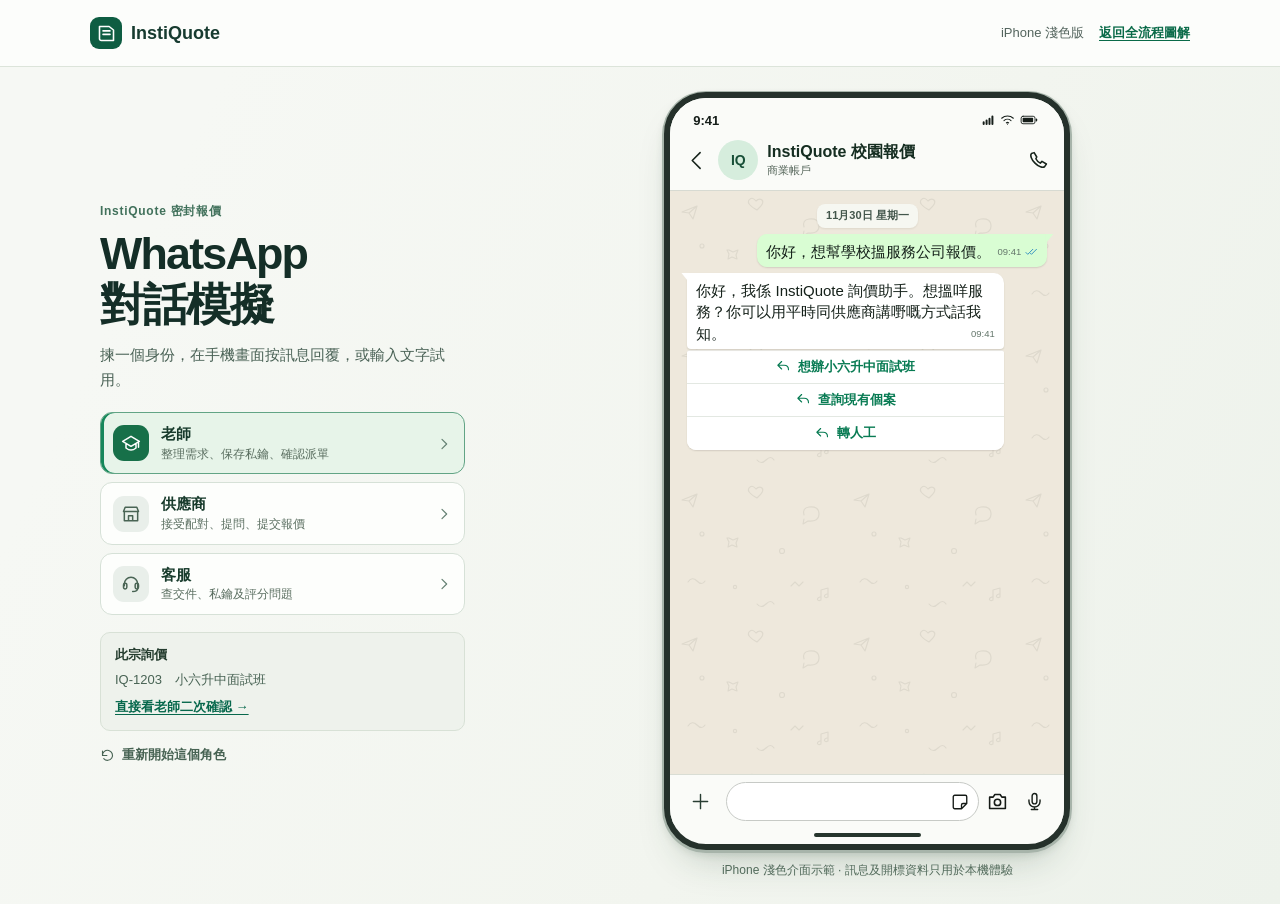
<file: docs/demos/instiquote/InstiQuote-WhatsApp-對話模擬.html>
<!doctype html><html lang="zh-HK"><head><meta charset="utf-8"><meta name="viewport" content="width=device-width,initial-scale=1,viewport-fit=cover"><meta name="color-scheme" content="light"><title>InstiQuote · WhatsApp 對話模擬</title><style>:root {
  color-scheme: light;
  font-family: -apple-system, BlinkMacSystemFont, "Segoe UI", "PingFang HK", "Microsoft JhengHei", sans-serif;
  --ink: #172420;
  --muted: #53645d;
  --green: #096a48;
  --keyline: #cbd8d0;
  --wash: #eff4ef;
  --paper: #f7f8f5;
  --incoming: #fff;
  --outgoing: #d9fdd3;
  --wall: #eee8dc;
  --doodles: url("data:image/svg+xml,%3Csvg xmlns='http://www.w3.org/2000/svg' width='172' height='144' fill='none' stroke='%238b887a' stroke-opacity='.16' stroke-width='1.15' stroke-linecap='round' stroke-linejoin='round'%3E%3Cpath d='m12 21 15-6-4 13-4-6-7-1Zm7 1 8-7M86 10q-4-5-7-1t8 10q8-7 5-10-3-2-6 1Zm48 26q-2-7 5-8 10-1 10 7t-11 7l-5 3 1-5M18 103q4-6 9-1t8 0M121 107l4-4 4 4 4-4M59 59l4 2 5-2-2 5 1 4-5-2-4 2 1-5-2-4ZM87 125q4 5 9 0t8 0M151 120v-9l7-2v9m-7 3c-4 2-5-2-1-3m8 0c-4 2-5-2-1-3'/%3E%3Ccircle cx='32' cy='55' r='2'/%3E%3Ccircle cx='112' cy='72' r='2.5'/%3E%3Ccircle cx='65' cy='108' r='1.6'/%3E%3C/svg%3E");
  background: var(--paper);
  color: var(--ink);
  text-rendering: optimizeLegibility;
}
*, *::before, *::after { box-sizing: border-box; }
body { margin: 0; }
button, input, select, textarea { font: inherit; color: inherit; }
button, select { -webkit-tap-highlight-color: transparent; }
button { cursor: pointer; }
button:disabled { cursor: default; }
button:focus-visible, a:focus-visible, input:focus-visible, textarea:focus-visible, select:focus-visible, [tabindex]:focus-visible {
  outline: 3px solid #087a6a; outline-offset: 3px;
}
[hidden] { display: none !important; }
svg { vertical-align: middle; }
.sim-app { min-height: 100vh; min-height: 100dvh; background: linear-gradient(115deg, #f6f8f4 15%, #f2f5ef 63%, #edf2eb); }
.topbar { background: #fcfdfb; border-bottom: 1px solid #dce4da; display: flex; align-items: center; justify-content: space-between; gap: 20px; min-height: 67px; padding: 8px max(28px, calc((100vw - 1100px)/2)); }
.brand, .toplinks { display: flex; align-items: center; gap: 9px; }
.brand { color: #173b30; font-size: 18px; font-weight: 750; text-decoration: none; }
.brand-symbol { background: #0e5d42; border-radius: 9px; color: white; width: 32px; height: 32px; display: grid; place-items: center; }
.brand-symbol svg { width: 21px; height: 21px; }
.toplinks { gap: 15px; color: var(--muted); font-size: 13px; }
.toplinks a { color: var(--green); font-weight: 680; text-decoration-thickness: 1px; text-underline-offset: 3px; }
.sim-layout { width: min(1080px, calc(100% - 68px)); margin: 0 auto; min-height: calc(100vh - 68px); min-height: calc(100dvh - 68px); padding: 25px 0; display: grid; grid-template-columns: minmax(255px, 365px) minmax(410px, 1fr); column-gap: clamp(28px, 7vw, 104px); align-items: center; }
.sidebar { min-width: 0; display: grid; align-content: center; gap: 0; }
.eyebrow { margin: 0 0 8px; color: #41715b; font-size: 12px; font-weight: 750; line-height: 1.5; letter-spacing: .06em; }
.sidebar h1 { margin: 0; color: #142e27; font-size: clamp(32px, 3.5vw, 49px); font-weight: 740; line-height: 1.14; letter-spacing: -.04em; }
.intro { margin: 13px 0 20px; color: #4a6256; line-height: 1.65; font-size: 15px; }
.role-list { display: grid; gap: 8px; }
.role { display: flex; align-items: center; width: 100%; min-width: 0; gap: 12px; border: 1px solid #d6e1d7; border-radius: 12px; background: #fdfefc; padding: 10px 12px; text-align: left; }
.role:hover { border-color: #93b6a3; background: #f5faf5; }
.role.active { border-color: #62a485; background: #e7f4e9; box-shadow: inset 3px 0 0 #15875a; }
.role-icon { display: inline-flex; flex: 0 0 36px; width: 36px; height: 36px; align-items: center; justify-content: center; border-radius: 11px; background: #e9efea; color: #496454; }
.role-icon svg { width: 20px; height: 20px; }
.role.active .role-icon { color: #fff; background: #177049; }
.role-copy { min-width: 0; flex: 1; }
.role-copy strong, .role-copy small { display: block; }
.role-copy strong { color: #183b2c; font-size: 15px; line-height: 1.45; }
.role-copy small { color: #5a6e60; font-size: 12px; line-height: 1.45; margin-top: 1px; }
.chev { color: #658173; align-self: center; }
.chev svg, svg.chev { width: 16px; height: 16px; }
.case-card { margin: 17px 0 10px; padding: 12px 14px; background: #eef2ec; border: 1px solid #d8e1d6; border-radius: 10px; color: #486354; font-size: 13px; line-height: 1.6; }
.case-card > :first-child { margin-top: 0; }
.case-card > :last-child { margin-bottom: 0; }
.case-card strong,.case-card b { color: #243c2e; }
.case-card p,.case-card h2,.case-card h3 { margin: 4px 0; font-size: inherit; }
.reset-btn { justify-self: start; color: #476353; display: inline-flex; align-items: center; gap: 7px; background: transparent; border: 0; padding: 5px 0; font-size: 13px; font-weight: 650; }
.reset-btn svg { width: 15px; height: 15px; }
.reset-btn:hover { text-decoration: underline; text-underline-offset: 3px; }
.device-area { min-width: 0; position: relative; display: flex; flex-direction: column; align-items: center; justify-content: center; }
.phone { position: relative; isolation: isolate; width: min(100%, 406px); height: clamp(555px, calc(100vh - 142px), 795px); height: clamp(555px, calc(100dvh - 142px), 795px); display: flex; flex-direction: column; overflow: hidden; background: #fafbf8; border: 6px solid #25312b; border-radius: 42px; box-shadow: 0 1px 0 2px #a7b4aa, 0 22px 42px -18px #1e422747, 0 4px 9px #263e3024; }
.statusbar { flex: 0 0 34px; display: flex; justify-content: space-between; align-items: flex-end; padding: 0 23px 3px; font-size: 13px; line-height: 16px; font-weight: 750; color: #161e1a; background: #fafbf8; }
.status-icons { display: inline-flex; align-items: center; gap: 3px; line-height: 1; }
.status-icons svg { max-width: 30px; height: 13px; }
.chat-head { flex: 0 0 auto; min-height: 59px; display: flex; align-items: center; gap: 9px; padding: 6px 15px 8px; background: #fafbf8; border-bottom: 1px solid #d7dad2; z-index: 1; }
.mobile-roles { display: none; }
.avatar { display: grid; flex: 0 0 40px; width: 40px; height: 40px; place-items: center; background: #d6eddd; color: #174f37; font-size: 14px; font-weight: 750; border-radius: 50%; }
.avatar svg { width: 22px; height: 22px; }
.contact { min-width: 0; flex: 1; }
.contact strong,.contact small { display: block; overflow: hidden; white-space: nowrap; text-overflow: ellipsis; }
.contact strong { font-weight: 720; font-size: 16px; line-height: 1.32; color: #152d21; }
.contact small { margin-top: 1px; color: #58685d; font-size: 11px; line-height: 1.4; }
.head-mark { display: inline-flex; align-items: center; gap: 3px; color: #496759; font-size: 11px; font-weight: 600; }
.head-mark svg { width: 17px; height: 17px; }
.chat-body { flex: 1 1 auto; min-height: 0; min-width: 0; display: flex; flex-direction: column; align-items: stretch; gap: 6px; overflow-x: hidden; overflow-y: auto; overscroll-behavior: contain; -webkit-overflow-scrolling: touch; scrollbar-width: thin; scrollbar-color: #bcc5ba transparent; background-color: var(--wall); background-image: var(--doodles); background-size: 172px 144px; padding: 13px 13px 17px; }
.chat-body > * { flex-shrink: 0; }
.day,.system-note { align-self: center; max-width: 94%; text-align: center; border-radius: 8px; font-size: 11px; line-height: 1.45; font-weight: 630; }
.day { padding: 4px 9px; color: #43564b; background: #f6f7f1; box-shadow: 0 1px 2px #211e1214; }
.system-note { color: #594d27; background: #fdf3c9; margin: 2px auto 6px; padding: 5px 9px; font-weight: 500; }
.system-note svg { width: 12px; height: 12px; }
.msg { position: relative; width: fit-content; max-width: 86%; min-width: 56px; padding: 7px 9px 4px; border-radius: 10px; color: #15211a; font-size: 14px; line-height: 1.48; box-shadow: 0 1px 1.5px #302e2325; overflow-wrap: anywhere; }
.msg.in { background: var(--incoming); align-self: flex-start; margin-left: 4px; border-top-left-radius: 2px; --bubble: var(--incoming); }
.msg.out { background: var(--outgoing); align-self: flex-end; margin-right: 4px; border-top-right-radius: 2px; --bubble: var(--outgoing); }
.msg.in::before,.msg.out::before { content: ""; position: absolute; width: 8px; height: 10px; background: var(--bubble); top: 0; }
.msg.in::before { left: -6px; clip-path: polygon(0 0, 100% 0, 100% 100%); }
.msg.out::before { right: -6px; clip-path: polygon(0 0, 100% 0, 0 100%); }
.msg-text { white-space: pre-wrap; }
.msg-text p { margin: 0; }
.msg-meta { display: flex; align-items: center; justify-content: flex-end; gap: 3px; margin: 2px 0 0 4px; font-family: -apple-system, "Segoe UI", Arial, sans-serif; font-size: 9.5px; line-height: 1.25; color: #64766b; font-weight: 450; }
.msg-meta svg { width: 14px; height: 11px; color: #177fbd; }
.bubble-actions { align-self: flex-start; width: fit-content; min-width: 55%; max-width: 87%; margin: -2px 0 3px 4px; display: flex; flex-direction: column; overflow: hidden; border-radius: 9px; background: #ffffff; box-shadow: 0 1px 1.5px #302e2324; }
.chat-action { display: flex; align-items: center; justify-content: center; gap: 7px; width: 100%; min-height: 33px; padding: 5px 11px; border: 0; border-bottom: 1px solid #e3e8e2; background: white; color: #087b53; text-align: center; font-size: 13px; font-weight: 650; }
.chat-action:last-child { border-bottom: 0; }
.chat-action:focus-visible { outline-offset: -3px; }
.chat-action:hover { background: #eef9f1; }
.chat-action:disabled { color: #768379; background: #f4f6f2; }
.chat-action svg { flex: 0 0 15px; width: 15px; height: 15px; }
.typing { align-self: flex-start; margin: 1px 4px; border-radius: 10px 10px 10px 2px; background: #fff; padding: 7px 12px; color: #63746a; font-size: 12px; }
.typing span:empty { display: inline-block; width: 5px; height: 5px; border-radius: 50%; background: #8e9b92; margin: 0 1px; }
.composer { flex: 0 0 auto; display: flex; align-items: center; gap: 8px; min-height: 51px; padding: 6px 12px 3px; background: #fafbf8; border-top: 1px solid #d9ddd4; }
.composer input { flex: 1; min-width: 0; min-height: 37px; border: 1px solid #ced8cd; border-radius: 19px; background: #fff; padding: 7px 12px; font-size: 14px; color: #173124; }
.composer input::placeholder { color: #738276; }
.help-btn,.send-btn { flex-shrink: 0; display: grid; place-items: center; padding: 0; width: 36px; height: 36px; border-radius: 50%; border: 0; }
.help-btn { background: transparent; color: #283d32; }
.send-btn { background: #08815a; color: #fff; }
.help-btn:hover { background: #e7eee7; }.send-btn:hover { background: #046a48; }
.help-btn svg,.send-btn svg { width: 19px; height: 19px; }
.send-btn:disabled { color: #65756a; background: #dde5dd; }
.home-indicator { display: block; flex: 0 0 auto; width: 107px; height: 4px; margin: 8px auto 7px; border-radius: 4px; background: #26352d; }
.device-caption { margin: 12px 0 0; color: #556d5e; text-align: center; font-size: 12px; line-height: 1.4; }
.portal-layer { position: absolute; z-index: 4; inset: 0; display: flex; flex-direction: column; min-width: 0; background: #f6f8f4; }
.portal-bar { min-height: 50px; flex: 0 0 auto; display: flex; align-items: center; justify-content: space-between; gap: 8px; padding: 9px 16px; background: #fff; border-bottom: 1px solid #d8e0d7; color: #254631; font-size: 13px; font-weight: 660; }
.portal-bar svg { width: 16px; height: 16px; }
.portal-close { display: inline-flex; align-items: center; gap: 4px; background: #eef5ee; color: #246044; border: 0; border-radius: 16px; padding: 6px 10px; font-size: 12px; font-weight: 650; }
.portal-close:hover { background: #dfeee3; }
.portal-content { flex: 1 1 auto; min-height: 0; min-width: 0; overflow-y: auto; overscroll-behavior: contain; padding: 20px 17px 24px; color: #203a2c; }
.composer .input-wrap {flex:1;display:flex;align-items:center;min-width:0;background:#fff;border:1px solid #c7cac6;border-radius:22px;padding-right:9px}
.composer .input-wrap input {width:100%;border:0;outline-offset:-3px;background:transparent;}
.sticker-icon,.composer-camera {line-height:1;color:#151a16;}
.sticker-icon svg {width:18px;height:18px;}
.send-btn.blank {background:transparent;color:#18201a;}
.mobile-roles {display:inline-grid;place-items:center;min-width:24px;height:32px;border:0;background:transparent;color:#17241c;padding:0;}
.msg .msg-meta {float:right;margin:5px 0 -1px 7px;display:inline-flex;min-height:12px;}
.msg::after {content:"";display:block;clear:both;}
.msg-text {font-size:15px;line-height:1.43;font-weight:400;}
.msg.with-actions {border-bottom-left-radius:4px;border-bottom-right-radius:4px;}
.bubble-actions {margin-top:-5px;}
.chat-head .head-mark {color:#17241c;}
.head-mark svg {width:21px;height:21px;}
.quick-preview {display:inline-flex;align-items:center;gap:5px;color:#07684c;font-weight:650;text-decoration:underline;text-underline-offset:3px;}
.chat-body .bubble-actions,.chat-body .msg.with-actions {width:86%;max-width:86%;}
.chat-body .bubble-actions {border-top:1px solid #edece8;border-top-left-radius:3px;border-top-right-radius:3px;}
.statusbar .status-icons {gap:2px;}
.statusbar .status-icons svg:nth-child(1) {width:17px;height:14px;}
.statusbar .status-icons svg:nth-child(2) {width:15px;height:14px;}
.statusbar .status-icons svg:nth-child(3) {width:24px;height:18px;}
.case-card .quick-preview {margin-top:3px;}
.portal-content h2 { font-size: 25px; letter-spacing: -.03em; line-height: 1.3; margin: 0 0 7px; }
.portal-lead { color: #4e6556; font-size: 14px; line-height: 1.65; margin: 0 0 15px; }
.fields { display: grid; gap: 10px; margin: 11px 0 16px; }
.field { min-width: 0; display: grid; gap: 4px; color: #264635; font-size: 14px; }
.field > label,.field > small,.field dt,.field > span:first-child { font-size: 12px; color: #4c6655; font-weight: 650; }
.field input:not([type=checkbox]),.field select,.field textarea,.portal-content input[type=file] { width: 100%; min-width: 0; background: #fff; border: 1px solid #bfcfc3; border-radius: 8px; padding: 8px 9px; color: #244230; }
.field textarea { resize: vertical; }
.portal-info,.portal-status { margin: 11px 0; padding: 10px 12px; border-radius: 8px; font-size: 13px; line-height: 1.55; }
.portal-info { background: #edf2ed; border: 1px solid #d8e4d9; color: #3f5a48; }
.portal-status { background: #e2f3e7; border: 1px solid #b7dac3; color: #195d38; }
.portal-cta,.portal-secondary { width: 100%; min-height: 40px; border-radius: 9px; margin: 4px 0; padding: 7px 11px; font-size: 14px; font-weight: 680; }
.portal-cta { background: #0d754e; color: #fff; border: 1px solid #096742; }
.portal-secondary { background: #fff; color: #275b42; border: 1px solid #c3d3c6; }
.portal-cta:disabled,.portal-secondary:disabled { color: #78847b; background: #e1e8e0; border-color: #cfdacf; }
.role-menu { position: absolute; z-index: 6; inset: 0; display: flex; align-items: flex-end; padding: 13px; background: #14281d63; }
.role-menu-inner { width: 100%; max-height: 88%; overflow-y: auto; border: 1px solid #c3cfc4; border-radius: 17px; background: #f8faf7; box-shadow: 0 8px 24px #102e1a30; padding: 16px; }
.role-menu-inner h2,.role-menu-inner h3 { margin: 0 0 10px; font-size: 18px; }
.role-menu-inner .role + .role { margin-top: 6px; }
@media (max-width: 780px) {
  .sim-app,.sim-layout { width: 100%; margin: 0; padding: 0; min-height: 100vh; min-height: 100dvh; background: var(--wall); }
  .topbar,.sidebar,.device-caption { display: none; }
  .sim-layout,.device-area { display: block; }
  .phone { width: 100%; max-width: none; height: 100vh; height: 100dvh; border: 0; border-radius: 0; box-shadow: none; }
  .statusbar { padding-left: max(19px, env(safe-area-inset-left)); padding-right: max(19px, env(safe-area-inset-right)); }
  .chat-head { padding-left: max(8px, env(safe-area-inset-left)); }
  .mobile-roles { display: flex; align-items: center; justify-content: center; gap: 2px; min-width: 32px; min-height: 40px; padding: 0 2px; border: 0; background: transparent; border-radius: 8px; color: #147054; font-size: 12px; font-weight: 660; }
  .mobile-roles svg { width: 19px; height: 19px; }
  .home-indicator { margin-bottom: max(6px, env(safe-area-inset-bottom)); }
  .composer input { font-size: 16px; }
  .role-menu { padding-bottom: max(12px, env(safe-area-inset-bottom)); }
  .portal-content { padding-bottom: max(18px, env(safe-area-inset-bottom)); }
}
@media (min-width: 781px) and (max-height: 690px) {
  .topbar { min-height: 48px; }
  .sim-layout { min-height: calc(100dvh - 49px); padding-block: 14px; }
  .phone { height: max(450px, calc(100dvh - 106px)); }
  .role { padding-block: 7px; }.intro { margin-block: 8px 14px; }.case-card { margin-block: 10px 5px; }
}
@media (prefers-reduced-motion: reduce) {
  *, *::before, *::after { scroll-behavior: auto !important; animation-duration: 0s !important; transition-duration: 0s !important; }
}
</style></head>
<body><div class="sim-app"><header class="topbar"><a class="brand" href="InstiQuote-B-WhatsApp自動派單.html"><span class="brand-symbol" aria-hidden="true"></span>InstiQuote</a><div class="toplinks"><span>iPhone 淺色版</span><a href="InstiQuote-B-WhatsApp自動派單.html">返回全流程圖解</a></div></header>
<main class="sim-layout"><aside class="sidebar"><p class="eyebrow">InstiQuote 密封報價</p><h1>WhatsApp<br>對話模擬</h1><p class="intro">揀一個身份，在手機畫面按訊息回覆，或輸入文字試用。</p><div class="role-picker"></div><div class="case-card"><strong>此宗詢價</strong><p>IQ-1203　小六升中面試班</p><a class="quick-preview" href="#teacher/confirm">直接看老師二次確認 →</a></div><button class="reset-btn" type="button">重新開始</button></aside>
<section class="device-area" aria-label="香港學校詢價 WhatsApp 示範"><p class="device-caption">iPhone 淺色介面示範 · 訊息及開標資料只用於本機體驗</p></section></main></div><script>(() => {
  const paths = {
    back:'<path d="m15 3-9 9 9 9"/>', chevron:'<path d="m9 5 7 7-7 7"/>',
    reply:'<path d="m9 4-6 6 6 6M4 10h9c5 0 7 3 7 7"/>',
    external:'<path d="M13 4h7v7m0-7L9 15M10 6H6a2 2 0 0 0-2 2v10a2 2 0 0 0 2 2h10a2 2 0 0 0 2-2v-4"/>',
    phone:'<path d="M7 3 4 4c-2 2 0 7 4 11s9 6 11 4l2-3-5-3-2 2c-2-1-4-3-5-5l1-2Z"/>',
    camera:'<path d="M3 7h4l2-3h6l2 3h4v13H3z"/><circle cx="12" cy="13" r="3.6"/>',
    mic:'<rect x="9" y="2" width="6" height="13" rx="3"/><path d="M5 10v2a7 7 0 0 0 14 0v-2m-7 9v3m-4 0h8"/>',
    send:'<path d="m4 4 17 8-17 8 3-7 8-1-8-1Z" fill="currentColor" stroke-linejoin="round"/>',
    plus:'<path d="M12 3v18M3 12h18"/>', sticker:'<path d="M5 3h14a2 2 0 0 1 2 2v9l-7 7H5a2 2 0 0 1-2-2V5a2 2 0 0 1 2-2Zm16 11h-5a2 2 0 0 0-2 2v5"/>',
    signal:'<path d="M2 19v-3m5 3v-6m5 6v-9m5 9V6" stroke-width="3.4"/>',
    wifi:'<path d="M2 9a15 15 0 0 1 20 0M6 13a9 9 0 0 1 12 0m-8 4a3 3 0 0 1 4 0"/><circle cx="12" cy="19" r="1" fill="currentColor" stroke="none"/>',
    battery:'<rect x="1.5" y="7" width="18.5" height="10" rx="2.5" stroke-width="1.2"/><rect x="3.5" y="9" width="14" height="6" rx="1" fill="currentColor" stroke="none"/><path d="M22 11v2"/>',
    checks:'<path d="m1 12 4 4L16 5m-5 9 2 2L24 5"/>',
    school:'<path d="m2 10 10-6 10 6-10 6zM6 13v5q6 5 12 0v-5m3-2v6"/>',
    supplier:'<path d="M3 9h18l-2-5H5zM4 10v10h16V10m-11 10v-6h5v6"/>',
    support:'<path d="M4 14v-2a8 8 0 0 1 16 0v5q0 4-6 4"/><rect x="3" y="11" width="4" height="7" rx="2"/><rect x="17" y="11" width="4" height="7" rx="2"/>',
    reset:'<path d="M4 12a8 8 0 1 1 2 5M4 5v7h7"/>',
    lock:'<rect x="4" y="10" width="16" height="11" rx="2"/><path d="M8 10V7a4 4 0 0 1 8 0v3"/>',
    close:'<path d="m5 5 14 14m0-14L5 19"/>', dots:'<circle cx="4" cy="12" r="1"/><circle cx="12" cy="12" r="1"/><circle cx="20" cy="12" r="1"/>',
    book:'<path d="M4 4h11l5 4v12H6a2 2 0 0 1-2-2zM8 9h8m-8 4h8"/>',
  };
  const icon = name => '<svg aria-hidden="true" focusable="false" width="21" height="21" viewBox="0 0 24 24" fill="none" stroke="currentColor" stroke-width="1.8" stroke-linecap="round" stroke-linejoin="round">'+(paths[name] || '')+'</svg>';
  function create(tag,cls='',text='') {
    const element=document.createElement(tag);
    if(cls) element.className=cls;
    if(text) element.textContent=text;
    return element;
  }
  function shell() {
    return `<div class="phone"><div class="statusbar" aria-hidden="true"><span class="clock-text">9:41</span><span class="status-icons">${icon('signal')}${icon('wifi')}${icon('battery')}</span></div>
<div class="chat-head"><button type="button" class="mobile-roles" aria-label="切換示範對話">${icon('back')}</button><span class="avatar" aria-hidden="true">IQ</span><div class="contact"><strong>InstiQuote 校園報價</strong><small>商業帳戶</small></div><span class="head-mark" aria-hidden="true">${icon('phone')}</span></div>
<div class="chat-body" aria-label="聊天記錄" role="log" aria-live="polite"></div>
<form class="composer"><button type="button" class="help-btn" aria-label="附件選項">${icon('plus')}</button><label class="input-wrap"><input id="message" type="text" aria-label="輸入示範訊息" autocomplete="off" maxlength="500"><span class="sticker-icon" aria-hidden="true">${icon('sticker')}</span></label><span class="composer-camera" aria-hidden="true">${icon('camera')}</span><button class="send-btn" type="submit" aria-label="傳送訊息">${icon('mic')}</button></form>
<div class="home-indicator" aria-hidden="true"></div>
<div class="portal-layer" role="dialog" aria-modal="true" aria-label="InstiQuote 安全頁示範" hidden><header class="portal-bar"><button class="portal-close" type="button">完成</button><strong>${icon('lock')} InstiQuote 校方專頁</strong></header><div class="portal-content"></div></div>
<div class="role-menu" role="dialog" aria-modal="true" aria-label="示範選單" hidden><div class="role-menu-inner"></div></div></div>`;
  }
  function message(text,{out=false,time='09:41'}={}) {
    const node=create('div','msg '+(out?'out':'in'));
    node.append(create('span','msg-text',text));
    const footer=create('span','msg-meta',time);
    if(out){const ticks=create('span','ticks');ticks.innerHTML=icon('checks');ticks.setAttribute('aria-label','已讀');footer.append(ticks);}
    node.append(footer);return node;
  }
  function action(label,{portal=false}={}) {
    const button=create('button','chat-action');button.type='button';
    button.innerHTML=icon(portal?'external':'reply');button.append(create('span','',label));return button;
  }
  window.WAFrame={create,icon,shell,message,action};
})();

const SIM = {
  "teacher": {
    "label": "校方老師",
    "initial": "start",
    "states": {
      "start": {
        "messages": [
          {"text":"你好，想幫學校搵服務公司報價。","from":"me"},
          {
            "text": "你好，我係 InstiQuote 詢價助手。想搵咩服務？你可以用平時同供應商講嘢嘅方式話我知。",
            "from": "bot"
          }
        ],
        "actions": [
          {
            "label": "想辦小六升中面試班",
            "next": "ask"
          },
          {
            "label": "查詢現有個案",
            "next": "lookup"
          },
          {
            "label": "轉人工",
            "next": "human"
          }
        ]
      },
      "ask": {
        "messages": [
          {
            "text": "想幫你寫清楚需求，等各間按相同條件報價。有冇上課日期同時段？每節幾耐、同時要幾位導師？",
            "from": "bot"
          }
        ],
        "actions": [
          {
            "label": "8 節，每節 2 小時、3 位導師",
            "next": "dates"
          },
          {
            "label": "有部分資料未定",
            "next": "unknown"
          },
          {
            "label": "轉人工",
            "next": "human"
          }
        ]
      },
      "unknown": {
        "messages": [
          {
            "text": "可以先存為草稿。請列出已知時段，未確定嘅項目先標「待校方確認」。正式規格未確認之前，平台唔會派單。",
            "from": "bot"
          }
        ],
        "actions": [
          {
            "label": "已有時間表，繼續",
            "next": "dates"
          },
          {
            "label": "稍後再填",
            "next": "parked"
          }
        ]
      },
      "parked": {
        "messages": [
          {
            "text": "呢個對話保留喺草稿階段。你返嚟可以繼續補資料。",
            "from": "bot"
          }
        ],
        "actions": [
          {
            "label": "繼續草稿",
            "next": "dates"
          }
        ]
      },
      "dates": {
        "messages": [
          {
            "text": "明白，8 節，每節 2 小時，每節同時要 3 位導師。請在校方頁提交正式時間表，填低教材、交通費要點列。我之後會將正式版帶返呢個私人對話，俾你最後確認。",
            "from": "bot"
          }
        ],
        "actions": [
          {
            "label": "提交正式課程表",
            "portal": "formal",
            "next": "key"
          }
        ]
      },
      "key": {
        "messages": [
          {
            "text": "已收到 IQ-1203 正式需求草稿。要用密封報價，請到校方頁為呢宗單產生及備份開標私鑰，保存在校方裝置。",
            "from": "bot"
          }
        ],
        "actions": [
          {
            "label": "備份校方開標私鑰",
            "portal": "backup",
            "next": "confirm"
          }
        ]
      },
      "confirm": {
        "messages": [
          {
            "text": "請核對 IQ-1203 的最新正式摘要。小六升中面試班，2027 年 1 月 5、7、12、14、19、21、26、28 日，每節 10:00–12:00，共 3 位導師同時上課。",
            "from": "bot"
          },
          {
            "text": "請分列教材、必收交通費及全期總額。截標係 12 月 3 日 17:00（香港時間）。確認後，系統會按校方適用規則，自動揀 5 間合資格公司並逐間發通知。",
            "from": "bot"
          }
        ],
        "actions": [
          {
            "label": "確認此版本",
            "next": "assigned"
          },
          {
            "label": "修改正式需求",
            "next": "edit"
          },
          {
            "label": "轉人工",
            "next": "human"
          }
        ]
      },
      "edit": {
        "messages":[{"text":"可以。打開校方專頁修改時間或人手，儲存後我會把新版摘要發回這裏。","from":"bot"}],
        "actions":[{"label":"修改校方正式需求","portal":"formal","next":"confirm"}]
      },
      "assigned": {
        "messages": [
          {
            "text": "IQ-1203 已確認。系統已分配首輪 5 個名額，並排程逐間發送 WhatsApp 私訊。你唔使逐間揀公司或自己發連結。已派發同已交報價會分開顯示。",
            "from": "bot"
          }
        ],
        "actions": [
          {
            "label": "查看派單進度",
            "next": "progress"
          },
          {
            "label": "我想知道點揀五間",
            "next": "fair"
          }
        ]
      },
      "fair": {
        "messages": [
          {
            "text": "本次先核對課程、地區、時段、導師人手及適用資格。根據試行規則，四席綜合已核實評分、準時紀錄及近期獲派機會，一席畀合資格而近期較少獲派嘅公司輪候。每間公司獨立報價，最終由校方決定採購。",
            "from": "bot"
          }
        ],
        "actions": [
          {
            "label": "查看派單進度",
            "next": "progress"
          },
          {
            "label": "轉人工",
            "next": "human"
          }
        ]
      },
      "lookup": {
        "messages": [
          {
            "text": "示範帳號有一宗已確認的詢價 IQ-1203「小六升中面試班」。",
            "from": "bot"
          }
        ],
        "actions": [
          {
            "label": "查看 IQ-1203 進度",
            "next": "progress"
          }
        ]
      },
      "progress": {
        "messages": [
          {
            "text": "示範時間來到 12 月 3 日 14:45。現有 5 個名額；丁拒接，己已按候補次序補上，累計通知 6 間。已收 3 份密封報價，仲有 2 間未交。金額要截標後先由校方開啟。",
            "from": "bot"
          },
          {
            "text": "個案頁有 1 項共同澄清要校方處理。請到項目頁核對其他人可以睇到嘅正式答覆。",
            "from": "bot"
          }
        ],
        "actions": [
          {
            "label": "查看及發布共同答覆",
            "portal": "question",
            "next": "answered"
          },
          {
            "label": "示範到截標時間",
            "next": "cutoff"
          },
          {
            "label": "轉人工",
            "next": "human"
          }
        ]
      },
      "answered": {
        "messages": [
          {
            "text": "校方發布的正式答覆已保存在項目頁。平台會通知當前參與公司前往查看；本案補位公司亦可見同一版本。",
            "from": "bot"
          }
        ],
        "actions": [
          {
            "label": "示範到截標時間",
            "next": "cutoff"
          },
          {
            "label": "查看派單進度",
            "next": "progress"
          }
        ]
      },
      "cutoff": {
        "messages": [
          {
            "text": "12 月 3 日 17:00，IQ-1203 已截標。五個名額中實收三份密文。請登入校方頁，在自己裝置揀返本宗私鑰開標。私鑰唔使傳畀我。",
            "from": "bot"
          }
        ],
        "actions": [
          {
            "label": "到校方頁開標",
            "portal": "open",
            "next": "opened"
          }
        ]
      },
      "opened": {
        "messages": [
          {
            "text": "你可以在校方頁核對各公司原件、交通及教材費，再按校本程序審批。工作台會記錄領取密文及裝置回報成功解密的時間。報價金額不會出現在呢個通知。",
            "from": "bot"
          }
        ],
        "actions": [
          {
            "label": "有疑問，聯絡客服",
            "next": "human"
          }
        ]
      },
      "human": {
        "messages": [
          {
            "text": "可以。請在服務個案選擇問題類型，附上詢價編號同錯誤情況。請保留私鑰及報價原件在自己裝置。",
            "from": "bot"
          }
        ],
        "actions": [
          {
            "label": "建立客服個案",
            "portal": "case",
            "next": "ticket"
          }
        ]
      },
      "ticket": {
        "messages": [
          {
            "text": "客服個案已建立。客服可根據授權查看收件、通知或帳號狀態，再喺一對一對話回覆你。",
            "from": "bot"
          }
        ],
        "actions": [
          {
            "label": "返回詢價進度",
            "next": "progress"
          }
        ]
      }
    }
  },
  "supplier": {
    "label": "供應商",
    "initial": "start",
    "states": {
      "start": {
        "messages": [
          {
            "text": "你有一宗新的服務配對 IQ-1203。請於 12 月 1 日中午 12:00 前查看配對資料並回覆能否承接。",
            "from": "bot"
          }
        ],
        "actions": [
          {
            "label": "查看本公司專屬配對",
            "next": "match"
          }
        ]
      },
      "match": {
        "messages": [
          {
            "text": "本宗示範服務係小六升中面試班，8 節，每節 2 小時，同時要 3 位導師。正式課程要求以本公司獲授權查看的項目頁為準。可以安排導師嗎？",
            "from": "bot"
          }
        ],
        "actions": [
          {
            "label": "接受並準備報價",
            "next": "accepted"
          },
          {
            "label": "未能承接，釋放名額",
            "next": "declined"
          },
          {
            "label": "轉人工",
            "next": "human"
          }
        ]
      },
      "accepted": {
        "messages": [
          {
            "text": "已記錄接受配對。交件截止係 12 月 3 日 17:00。你可以喺項目頁提正式問題，或者直接用自己公司的 PDF 加密交件。",
            "from": "bot"
          }
        ],
        "actions": [
          {
            "label": "我有問題想問校方",
            "next": "ask"
          },
          {
            "label": "安全提交報價 PDF",
            "portal": "submit",
            "next": "receipt"
          },
          {
            "label": "交件出現問題",
            "next": "human"
          }
        ]
      },
      "declined": {
        "messages": [
          {
            "text": "已記錄拒接，呢個名額會按預定次序補位。你唔需要代搵下一間公司。",
            "from": "bot"
          }
        ],
        "actions": [
          {
            "label": "了解今次配對原因",
            "next": "reason"
          },
          {
            "label": "聯絡客服",
            "next": "human"
          }
        ]
      },
      "reason": {
        "messages": [
          {
            "text": "公司可在自己的配對紀錄查看匹配科目、時間及資格；如資料過時，可提交更正或申請覆核。其他公司的個案及價格保持保密。",
            "from": "bot"
          }
        ],
        "actions": [
          {
            "label": "申請覆核",
            "portal": "case",
            "next": "ticket"
          }
        ]
      },
      "ask": {
        "messages": [
          {
            "text": "如果要校方正式回覆，例如「必收交通費係咪要計入全期總額？」請在 IQ-1203 問題頁提交。請勿放入本公司報價金額或私有方案。",
            "from": "bot"
          }
        ],
        "actions": [
          {
            "label": "在項目頁提問",
            "portal": "question",
            "next": "asked"
          }
        ]
      },
      "asked": {
        "messages": [
          {
            "text": "已記錄項目頁問題。平台可將同義的共同問題合併，由校方核對並發布答案。你可以繼續準備報價。",
            "from": "bot"
          }
        ],
        "actions": [
          {
            "label": "查看答覆通知示範",
            "next": "answer"
          },
          {
            "label": "安全提交報價 PDF",
            "portal": "submit",
            "next": "receipt"
          }
        ]
      },
      "answer": {
        "messages": [
          {
            "text": "IQ-1203 的正式澄清已更新。請查看項目頁的最新說明，再按該版本提交。",
            "from": "bot"
          }
        ],
        "actions": [
          {
            "label": "查看答覆並準備交件",
            "next": "ready"
          }
        ]
      },
      "ready": {
        "messages": [
          {
            "text": "示範項目頁列明：必收交通費計入全期總額，請另行列明。準備好後，用本公司的專屬交件頁揀 PDF。",
            "from": "bot"
          }
        ],
        "actions": [
          {
            "label": "安全提交報價 PDF",
            "portal": "submit",
            "next": "receipt"
          }
        ]
      },
      "receipt": {
        "messages": [
          {
            "text": "已收到本公司的密封報價，請在交件頁查看收據及時間。截標前可重新加密提交修訂版，仍計作一間公司；截標後停止交件。",
            "from": "bot"
          }
        ],
        "actions": [
          {
            "label": "提交修訂版",
            "portal": "submit",
            "next": "revised"
          },
          {
            "label": "點確認交咗？",
            "next": "check"
          },
          {
            "label": "轉人工",
            "next": "human"
          }
        ]
      },
      "revised": {
        "messages": [
          {
            "text": "已更新收據。截止時校方可領取你公司最後一次成功提交的版本。",
            "from": "bot"
          }
        ],
        "actions": [
          {
            "label": "點確認交咗？",
            "next": "check"
          }
        ]
      },
      "check": {
        "messages": [
          {
            "text": "請以專屬交件頁顯示的收件時間和成功收據為準。如果只係選咗檔案，而冇見到成功收據，請在截標前核對交件狀態。",
            "from": "bot"
          }
        ],
        "actions": [
          {
            "label": "需要客服查收件狀態",
            "next": "human"
          }
        ]
      },
      "human": {
        "messages": [
          {
            "text": "請提供 IQ-1203、錯誤提示同發生時間。客服可以查收件狀態。請勿將正式報價 PDF 直接附喺 WhatsApp。",
            "from": "bot"
          }
        ],
        "actions": [
          {
            "label": "建立客服個案",
            "portal": "case",
            "next": "ticket"
          }
        ]
      },
      "ticket": {
        "messages": [
          {
            "text": "客服已收到個案，會按交件期限及影響程度跟進。如已過截止，客服會保留事實紀錄並向校方反映。",
            "from": "bot"
          }
        ],
        "actions": []
      }
    }
  },
  "support": {
    "label": "客服跟進",
    "initial": "start",
    "states": {
      "start": {
        "messages": [
          {
            "text": "你好，呢度係 InstiQuote 客服示範。你遇到邊類問題？",
            "from": "bot"
          }
        ],
        "actions": [
          {
            "label": "交件後冇見到收據",
            "next": "delivery"
          },
          {
            "label": "校方私鑰開唔到",
            "next": "key"
          },
          {
            "label": "對派單或評分有疑問",
            "next": "review"
          }
        ]
      },
      "delivery": {
        "messages": [
          {
            "text": "想先核對清楚，你係咪已按「加密並交件」？請告訴我詢價編號、出錯時間及錯誤提示。唔需要交 PDF 畀客服。",
            "from": "bot"
          }
        ],
        "actions": [
          {
            "label": "IQ-1203，一直顯示上傳中",
            "next": "trace"
          },
          {
            "label": "已見到成功收據",
            "next": "resolved"
          }
        ]
      },
      "trace": {
        "messages": [
          {
            "text": "客服會先查伺服器收件時間。若系統已有收據，會請你重新整理查看；若未成功收妥且仍在期限內，會協助你用原連結重試。即使 WhatsApp 有已讀標記，也不能代替交件收據。",
            "from": "bot"
          }
        ],
        "actions": [
          {
            "label": "開啟交件支援工單",
            "portal": "case",
            "next": "ticket"
          },
          {
            "label": "已恢復，確認結案",
            "next": "resolved"
          }
        ]
      },
      "key": {
        "messages": [
          {
            "text": "請確認使用建立本宗詢價的校方帳號，再在開標頁選取當時備份的私鑰 JSON。客服不會索取私鑰。",
            "from": "bot"
          }
        ],
        "actions": [
          {
            "label": "我揀錯另一宗私鑰",
            "next": "wrong"
          },
          {
            "label": "所有私鑰副本已遺失",
            "next": "lost"
          }
        ]
      },
      "wrong": {
        "messages": [
          {
            "text": "你可以喺校方裝置重新揀正確私鑰。匹配成功後，先會顯示解密下載選項。",
            "from": "bot"
          }
        ],
        "actions": [
          {
            "label": "校方已自行開啟，確認結案",
            "next": "resolved"
          },
          {
            "label": "仍需協助",
            "portal": "case",
            "next": "ticket"
          }
        ]
      },
      "lost": {
        "messages": [
          {
            "text": "請檢查校方受控的備份位置。若全部副本都遺失，平台亦無法解密原件；客服可記錄情況，交校方按程序決定是否另行收件。",
            "from": "bot"
          }
        ],
        "actions": [
          {
            "label": "登記個案",
            "portal": "case",
            "next": "ticket"
          }
        ]
      },
      "review": {
        "messages": [
          {
            "text": "想覆核自己公司的配對或評分，可提交個案編號、爭議項目同理據。我哋會核實當時規則、公司資料或評分來源；如涉及關聯公司，個案交由無利益衝突的人員覆核。",
            "from": "bot"
          }
        ],
        "actions": [
          {
            "label": "提交本公司的覆核",
            "portal": "case",
            "next": "reviewed"
          },
          {
            "label": "先了解處理流程",
            "next": "reviewsteps"
          }
        ]
      },
      "reviewsteps": {
        "messages": [
          {
            "text": "首先核對你公司所用的需求及評分版本，其後記錄獨立覆核的證據、理由和決定，最後私下通知你公司。其他供應商的報價金額及文件不會開放。",
            "from": "bot"
          }
        ],
        "actions": [
          {
            "label": "提交覆核個案",
            "portal": "case",
            "next": "reviewed"
          }
        ]
      },
      "reviewed": {
        "messages": [
          {
            "text": "已交獨立覆核。客服可跟進處理進度，結果會私下通知申請人。",
            "from": "bot"
          }
        ],
        "actions": [
          {
            "label": "返回客服選單",
            "next": "start"
          }
        ]
      },
      "ticket": {
        "messages": [
          {
            "text": "已建立支援個案。待客服核實後，會通知你下一步。",
            "from": "bot"
          }
        ],
        "actions": [
          {
            "label": "返回客服選單",
            "next": "start"
          }
        ]
      },
      "resolved": {
        "messages": [
          {
            "text": "已記錄問題解決。如稍後要再跟進，可以帶個案編號返嚟。",
            "from": "bot"
          }
        ],
        "actions": [
          {
            "label": "返回客服選單",
            "next": "start"
          }
        ]
      }
    }
  }
};


(() => {
  function element(tag, className, text) {
    const node = document.createElement(tag);
    if (className) node.className = className;
    if (text !== undefined) node.textContent = text;
    return node;
  }

  function button(text, className, listener) {
    const node = element('button', className, text);
    node.type = 'button';
    node.addEventListener('click', listener);
    return node;
  }

  function addField(parent, id, label, input) {
    const field = element('div', 'field');
    const caption = element('label', '', label);
    caption.htmlFor = id;
    input.id = id;
    field.append(caption, input);
    parent.append(field);
    return input;
  }

  function numberField(parent, name, label, value, max, step = 1) {
    const input = element('input');
    Object.assign(input, { type: 'number', min: String(step), max: String(max), step: String(step), value: String(value), required: true });
    return addField(parent, 'sim-' + name, label, input);
  }

  function textField(parent, name, label, value, placeholder, required = false) {
    const input = element('textarea');
    Object.assign(input, { rows: 2, maxLength: 350, value: value || '', placeholder, required });
    return addField(parent, 'sim-' + name, label, input);
  }

  function submitButton(form, text, handler) {
    const save = element('button', 'portal-cta', text);
    save.type = 'submit';
    form.append(save);
    form.onsubmit = event => {
      event.preventDefault();
      handler();
    };
    return save;
  }

  function scheduleFor(sessions, hours) {
    const byMonth = new Map();
    const date = new Date(Date.UTC(2027, 0, 5));
    for (let index = 0; index < sessions; index++) {
      const month = date.getUTCMonth() + 1;
      if (!byMonth.has(month)) byMonth.set(month, []);
      byMonth.get(month).push(date.getUTCDate());
      date.setUTCDate(date.getUTCDate() + (date.getUTCDay() === 2 ? 2 : 5));
    }
    const dates = Array.from(byMonth, ([month, days]) => month + ' 月 ' + days.join('、') + ' 日').join('，');
    const endMinutes = 600 + Math.round(hours * 60);
    const end = String(Math.floor(endMinutes / 60)).padStart(2, '0') + ':' + String(endMinutes % 60).padStart(2, '0');
    return '2027 年 ' + dates + '，每節 10:00–' + end;
  }

  window.renderSimPortal = function renderSimPortal({ type, role, data, container, complete, cancel }) {
    container.replaceChildren();
    container.scrollTop = 0;
    const head = (title, lead) => {
      container.append(element('div', 'eyebrow', 'IQ-1203 · 小六升中面試班'), element('h2', '', title), element('p', 'portal-lead', lead));
    };
    const note = (text, className = 'portal-info') => {
      const block = element('p', className, text);
      container.append(block);
      return block;
    };
    const makeForm = () => {
      const form = element('form');
      const fields = element('div', 'fields');
      form.append(fields);
      container.append(form);
      return { form, fields };
    };

    if (type === 'formal' && role === 'teacher') {
      head('核對正式課程表', '請核對供應商將會收到的資料。儲存後，回到 WhatsApp 查閱最新摘要，再確認派單。');
      const { form, fields } = makeForm();
      const tutors = numberField(fields, 'tutors', '每節同時上課的導師人數', data.tutors ?? 3, 30);
      const sessions = numberField(fields, 'sessions', '全期節數', data.sessions ?? 8, 32);
      const hours = numberField(fields, 'hours', '每節時數', data.hours ?? 2, 8, 0.5);
      const schedule = element('p', 'portal-info');
      schedule.setAttribute('aria-live', 'polite');
      fields.append(schedule);
      function updateSchedule() {
        schedule.textContent = sessions.validity.valid && hours.validity.valid
          ? '上課安排　' + scheduleFor(sessions.valueAsNumber, hours.valueAsNumber)
          : '填妥節數及時數後會顯示上課日期。';
      }
      sessions.addEventListener('input', updateSchedule);
      hours.addEventListener('input', updateSchedule);
      updateSchedule();
      fields.append(element('div', 'portal-info', '報價表須分列教材、必收交通費及全期總額。截標時間為 12 月 3 日 17:00（香港時間）。'));
      const fees = textField(fields, 'fees', '其他收費要求（選填）', data.fees, '例如：請列明每名學生的教材費。');
      submitButton(form, '儲存正式需求，返回對話', () => {
        const next = { tutors: tutors.valueAsNumber, sessions: sessions.valueAsNumber, hours: hours.valueAsNumber, fees: fees.value.trim() };
        const changed = Object.entries(next).some(([key, value]) => data[key] !== value);
        const previous = Number(data.version) || 1;
        Object.assign(data, next, {
          schedule: scheduleFor(next.sessions, next.hours),
          version: previous + (data.formalSaved && changed ? 1 : 0),
          formalSaved: true
        });
        complete();
      });
      return;
    }

    if (type === 'backup' && role === 'teacher') {
      head('備份校方開標私鑰', '正式服務會讓校方把開標私鑰保存在自己的裝置。這裏可以下載示範備份，試走一次保存流程。');
      note('示範檔不能開標。檔案只含示範標記及詢價編號。');
      let downloaded = false;
      const status = element('p', 'portal-status', '請先下載示範檔。');
      status.setAttribute('role', 'status');
      const acknowledge = element('input');
      acknowledge.type = 'checkbox';
      acknowledge.disabled = true;
      const download = button('下載示範備份檔', 'portal-secondary', () => {
        const contents = { notice: '示範檔不能開標', demo: true, inquiry: 'IQ-1203' };
        const url = URL.createObjectURL(new Blob([JSON.stringify(contents, null, 2)], { type: 'application/json' }));
        const link = element('a');
        link.download = 'IQ-1203-示範備份-不能開標.json';
        link.href = url;
        container.append(link);
        link.click();
        link.remove();
        window.setTimeout(() => URL.revokeObjectURL(url), 1000);
        downloaded = true;
        acknowledge.disabled = false;
        status.textContent = '已要求瀏覽器下載。請在「下載項目」或檔案 App 找到示範檔，再勾選確認。';
      });
      const label = element('label', 'field');
      label.style.display = 'block';
      label.append(acknowledge, document.createTextNode(' 我已找到剛下載的示範備份檔。'));
      const done = button('已保存，返回 WhatsApp', 'portal-cta', () => {
        if (!downloaded || !acknowledge.checked) return;
        data.backupAcknowledged = true;
        complete();
      });
      done.disabled = true;
      acknowledge.onchange = () => { done.disabled = !downloaded || !acknowledge.checked; };
      container.append(download, status, label, done);
      return;
    }

    if (type === 'submit' && role === 'supplier') {
      const revision = (Number(data.submissionVersion) || 0) + 1;
      head(revision === 1 ? '提交本公司的示範報價' : '交回本公司的修訂版', '以下使用內置樣本模擬供應商裝置封存報價和收取回條。');
      note('樣本 PDF　小六升中面試班報價單.pdf');
      note('版本 ' + revision + '　｜　收件對象：IQ-1203 校方開標人員' + (revision > 1 ? '。確認後以上述修訂版作準，原有收件紀錄保留。' : '。'));
      container.append(button('確認並提交示範報價', 'portal-cta', () => {
        data.submissionVersion = revision;
        complete();
      }));
      return;
    }

    if (type === 'open' && role === 'teacher') {
      head('在校方裝置開標', '示範時間已過 12 月 3 日 17:00。校方收到 3 份報價，可以在這個頁面查看樣本明細。');
      note('已交　甲、乙、己　｜　未交　丙、戊');
      note('這次使用內置示範資料，毋須選取真正的校方私鑰。');
      container.append(button('在本機開啟示範報價', 'portal-cta', () => {
        container.replaceChildren();
        container.scrollTop = 0;
        head('比較 3 份示範報價', '以下按全期應付總額排列。必收交通費已計入，供校方按採購程序評核。');
        note('甲公司　HK$24,800｜全期總額，已包括交通費。', 'portal-status');
        note('乙公司　HK$25,600｜課程 HK$24,000 ＋ 必收交通費 HK$1,600。');
        note('己公司　HK$26,400｜全期總額，已包括交通費。');
        container.append(button('完成查看，返回對話', 'portal-cta', () => { data.demoOpened = true; complete(); }));
      }));
      return;
    }

    if (type === 'question' && (role === 'teacher' || role === 'supplier')) {
      const teacher = role === 'teacher';
      head(teacher ? '發布校方共同答覆' : '送交正式問題', teacher
        ? '發布後，所有獲派公司及其後補位的公司，都可在項目頁看到同一則答覆。'
        : '只在此填寫希望校方正式澄清的要求。校方可把適用於各公司的共同答覆發布在項目頁。');
      if (teacher) note('共同問題　必收交通費是否須計入全期總額？');
      const { form, fields } = makeForm();
      const field = teacher ? 'publishedAnswer' : 'supplierQuestion';
      const preset = teacher ? '必收交通費須計入全期總額，並另行列明金額。' : '必收交通費是否須計入全期總額？';
      const body = textField(fields, 'question', teacher ? '供應商會看到的答覆' : '給校方的問題', data[field] || preset, '', true);
      submitButton(form, teacher ? '確認發布共同答覆' : '確認送交校方', () => {
        if (!body.value.trim()) { body.setCustomValidity('請填寫內容。'); body.reportValidity(); return; }
        data[field] = body.value.trim();
        complete();
      });
      body.oninput = () => body.setCustomValidity('');
      return;
    }

    if (type === 'case') {
      head('建立客服個案', '請用個案編號及問題類型交代情況。示範個案只會留在這次模擬。');
      const { form, fields } = makeForm();
      const select = element('select');
      ['交件或收件狀態', '校方開標或備份', '派單或評分覆核', '其他查詢'].forEach(value => select.append(element('option', '', value)));
      addField(fields, 'sim-case-type', '問題類型', select);
      const details = textField(fields, 'case-note', '補充說明（選填）', '', '例如：重新開啟專頁後，仍未看到收件紀錄。');
      submitButton(form, '建立示範客服個案', () => {
        const serial = (Number(data.caseCount) || 0) + 1;
        data.caseCount = serial;
        data.lastTicket = { id: 'IQ-1203-S' + String(serial).padStart(2, '0'), category: select.value, details: details.value.trim() };
        complete();
      });
      return;
    }

    head('返回目前角色', '這個頁面只供該宗詢價的指定角色使用。');
    container.append(button('返回對話', 'portal-secondary', cancel));
  };
})();

(() => {
  'use strict';
  const {create,icon,shell,message,action:actionButton}=window.WAFrame;
  const $=selector=>document.querySelector(selector);
  const scenarios={teacher:['老師','整理需求、保存私鑰、確認派單','school'],supplier:['供應商','接受配對、提問、提交報價','supplier'],support:['客服','查交件、私鑰及評分問題','support']};
  const sessions=new Map();
  let role, activePortal,focusReturn, sheetReturn;
  $('.device-area').insertAdjacentHTML('afterbegin',shell());
  const chat=$('.chat-body'), phone=$('.phone'), menu=$('.role-menu'), portal=$('.portal-layer');
  const input=$('#message'), send=$('.send-btn');
  const nodes=(selector)=>Array.from(document.querySelectorAll(selector));
  const get=()=>sessions.get(role);
  const hashRole=()=>location.hash.slice(1).split('/');
  function dayTime(state, fallback) {
    if(state==='cutoff'||state==='opened') return ['12月3日 星期四','17:00'];
    if(['progress','answered'].includes(state)) return ['12月3日 星期四','14:45'];
    return fallback;
  }
  function start(which,initial) {
    const selected=SIM[which].states[initial]?initial:SIM[which].initial;
    const session={id:selected,log:[],serial:0,data:{sessions:8,hours:2,tutors:3,fees:'請分列教材、必收交通費及全期總額。',version:1},day:'11月30日 星期一',time:'09:41',draft:''};
    sessions.set(which,session);
    if(initial==='confirm'&&which==='teacher'){
      session.data.formalSaved=true;
      session.data.backupAcknowledged=true;
      session.log.push({from:'me',text:'想辦小六升中面試班，一共 8 節。',time:'09:38',day:session.day},
        {from:'bot',text:'收到。正式時間表可以喺校方專頁提交，開標私鑰亦喺校方裝置保存。',time:'09:39',day:session.day});
    }
    addState(which,selected);
  }
  function addState(which,id){
    const session=sessions.get(which),state=SIM[which].states[id];
    session.id=id;session.serial++;session.pending=null;
    [session.day,session.time]=dayTime(id,[session.day,session.time]);
    let messages=state.messages;
    if(which==='teacher'&&id==='confirm'){
      const d=session.data,dates=d.schedule||'2027 年 1 月 5、7、12、14、19、21、26、28 日，每節 10:00–12:00';
      messages=[{text:'IQ-1203 · 正式版 v'+d.version+'\n小六升中面試班\n'+dates+'\n全期 '+d.sessions+' 節，每節 '+d.hours+' 小時，同時 '+d.tutors+' 位導師。'},
        {text:(d.fees||'請分列教材、必收交通費及全期總額。')+'\n12 月 3 日下午 5 時截標。確認後，平台會自動配對並逐間通知 5 間供應商。'}];
    }
    messages.forEach((entry,index)=>session.log.push({from:entry.from||'bot',text:entry.text,time:session.time,day:session.day,
      actions:index===messages.length-1?state.actions:null,serial:session.serial}));
  }
  function includeText(text,from='me'){
    const s=get();s.log.push({text,from,day:s.day,time:s.time});
  }
  function choose(choice,{typed=''}={}){
    const s=get();
    if(choice.portal){
      if(s.pending||SIM[role].states[s.id].actions.length===1){
        showPortal(choice);return;
      }
      includeText(typed||choice.label);
      s.serial++;
      s.pending=choice;
      s.log.push({text:'請按下方連結到 InstiQuote 專頁繼續。',from:'bot',day:s.day,time:s.time,serial:s.serial,actions:[choice]});
    }else{
      includeText(typed||choice.label);
      addState(role,choice.next);
    }
    render();
  }
  function showPortal(choice){
    focusReturn=document.activeElement;
    activePortal=choice;
    portal.hidden=false;
    const container=$('.portal-content');container.replaceChildren();container.scrollTop=0;
    $('.portal-bar strong').innerHTML=icon('lock')+' InstiQuote 安全專頁';
    window.renderSimPortal({type:choice.portal,role,data:get().data,container,
      complete:()=>{if(activePortal!==choice)return;hidePortal(false);addState(role,choice.next);render();focusActive();},
      cancel:()=>hidePortal(true)});
    $('.portal-close').focus({preventScroll:true});
  }
  function hidePortal(restore=true){portal.hidden=true;activePortal=null;if(restore&&focusReturn?.isConnected)focusReturn.focus({preventScroll:true});}
  $('.portal-close').onclick=()=>hidePortal();
  function focusActive(){(chat.querySelector('.chat-action:not(:disabled)')||input).focus({preventScroll:true});}
  function scrollEnd(){chat.scrollTop=chat.scrollHeight;requestAnimationFrame(()=>{chat.scrollTop=chat.scrollHeight;});}
  function updateInput(){
    const blank=!input.value.trim();send.classList.toggle('blank',blank);
    send.innerHTML=icon(blank?'mic':'send');send.setAttribute('aria-label',blank?'語音示範說明':'傳送訊息');
    $('.composer-camera').hidden=!blank;
  }
  function render(){
    const s=get();chat.replaceChildren();
    $('.clock-text').textContent=s.time.replace(/^0/,'');
    $('.contact strong').textContent=role==='support'?'InstiQuote 客服':'InstiQuote 校園報價';
    let lastDay='';
    for(const e of s.log){
      if(e.day!==lastDay){chat.append(create('div','day',e.day));lastDay=e.day;}
      const bubble=message(e.text,{out:e.from==='me',time:e.time});chat.append(bubble);
      if(e.actions?.length){
        bubble.classList.add('with-actions');
        const buttons=create('div','actions bubble-actions');
        e.actions.forEach(choice=>{
          const link=Boolean(choice.portal&&e.actions.length===1), b=actionButton(choice.label,{portal:link});
          b.disabled=e.serial!==s.serial;
          b.onclick=()=>{if(e.serial===get().serial)choose(choice);};buttons.append(b);
        });
        chat.append(buttons);
      }
    }
    nodes('.role[data-role]').forEach(b=>{b.classList.toggle('active',b.dataset.role===role);b.setAttribute('aria-pressed',String(b.dataset.role===role));});
    input.value=s.draft||'';updateInput();scrollEnd();
  }
  function switchRole(which,initial,reset=false){
    if(!Object.hasOwn(SIM,which)) which='teacher';
    if(role&&get())get().draft=input.value;
    role=which;menu.hidden=true;hidePortal(false);
    if(reset||!sessions.has(role)||initial) start(role,initial);
    render();
  }
  function roleList(){
    const list=create('div','role-list');
    for(const [id,[label,caption,symbol]] of Object.entries(scenarios)){
      const b=create('button','role');b.type='button';b.dataset.role=id;
      b.innerHTML='<span class="role-icon">'+icon(symbol)+'</span><span class="role-copy"><strong>'+label+'</strong><small>'+caption+'</small></span><span class="chev">'+icon('chevron')+'</span>';
      b.classList.toggle('active',id===role);
      b.onclick=()=>{history.replaceState(null,'','#'+id);switchRole(id);};list.append(b);
    }return list;
  }
  function openMenu(kind){
    sheetReturn=document.activeElement;
    const box=$('.role-menu-inner');box.replaceChildren();
    if(kind==='roles'){
      box.append(create('h2','','示範對話'),roleList());
      const reset=create('button','portal-secondary','重新開始這個角色');reset.onclick=()=>{history.replaceState(null,'','#'+role);switchRole(role,undefined,true);};box.append(reset);
      const back=create('a','quick-preview','返回全流程圖解');back.href='InstiQuote-B-WhatsApp自動派單.html';box.append(back);
    }else{
      box.append(create('h2','',kind==='mic'?'語音訊息':'附件'),create('p','portal-lead',kind==='mic'?'此模擬器可使用文字及訊息按鈕。':'正式課程文件及報價經專屬頁面提交。你可以使用對話中的示範連結體驗。'));
    }
    const close=create('button','portal-secondary','關閉');close.onclick=closeMenu;box.append(close);
    menu.hidden=false;close.focus();
  }
  function closeMenu(){menu.hidden=true;if(sheetReturn?.isConnected)sheetReturn.focus({preventScroll:true});}
  $('.mobile-roles').onclick=()=>openMenu('roles');$('.help-btn').onclick=()=>openMenu('files');
  menu.addEventListener('click',e=>{if(e.target===menu)closeMenu();});
  input.addEventListener('input',()=>{get().draft=input.value;updateInput();});
  phone.querySelector('.composer').addEventListener('submit',e=>{
    e.preventDefault();const value=input.value.trim();if(!value){openMenu('mic');return;}
    const s=get();s.draft='';input.value='';updateInput();
    const current=s.pending?[s.pending]:SIM[role].states[s.id].actions;
    let match=current.find(a=>value.includes(a.label)||a.label===value);
    if(!match&&role==='teacher'&&s.id==='start'&&/課程|學校|升中|面試|補習|學班|樂器|講座|詢價/.test(value))match=current.find(a=>a.next==='ask');
    if(!match&&/真人|人工|客服/.test(value)&&role!=='support')match={label:'轉人工',next:'human'};
    if(!match&&s.id==='ask'&&role==='teacher'&&/[83八三]/.test(value)&&/導師/.test(value))match=current.find(a=>a.next==='dates');
    if(match){choose(match,{typed:value});return;}
    includeText(value);
    const options=current.map(a=>'「'+a.label+'」').join('、');
    s.serial++;
    s.log.push({from:'bot',text:options?'這個示範可選 '+options+'。':'這段示範已完成。可從角色選單重新開始。',actions:current,day:s.day,time:s.time,serial:s.serial});
    render();
  });
  document.addEventListener('keydown',e=>{
    if(e.key==='Escape'){if(!menu.hidden)closeMenu();else if(!portal.hidden)hidePortal();}
    if(e.key==='Tab'&&(!menu.hidden||!portal.hidden)){
      const box=menu.hidden?portal:menu,els=[...box.querySelectorAll('button:not(:disabled),a[href],input:not(:disabled),textarea,select')].filter(n=>n.getClientRects().length);
      if(els.length&&e.shiftKey&&document.activeElement===els[0]){e.preventDefault();els.at(-1).focus();}
      else if(els.length&&!e.shiftKey&&document.activeElement===els.at(-1)){e.preventDefault();els[0].focus();}
    }
  });
  $('.role-picker').append(roleList());
  $('.reset-btn').innerHTML=icon('reset')+' 重新開始這個角色';
  $('.reset-btn').onclick=()=>{history.replaceState(null,'','#'+role);switchRole(role,undefined,true);};
  $('.brand-symbol').innerHTML=icon('book');
  function route(){const [which,initial]=hashRole();switchRole(which,initial);}
  window.addEventListener('hashchange',route);route();
})();
</script></body></html>
</file>
<file: docs/home.css>
@charset "UTF-8";

:root {
  --primary: #0047BB;
  --primary-hover: #00368E;
  --blue-light: #6FA8DC;
  --blue-label: #174A85;
  --blue-tint: #EAF3FB;
  --blue-wash: #DCECFB;
  --blue-border-strong: #A7C0E3;
  --ink: #1B2A4A;
  --body: #435572;
  --muted: #526782;
  --line: #DAE6F3;
  --canvas: #F6FAFF;
  --focus-ring: var(--primary);
  font-family: "Segoe UI", "PingFang TC", "Microsoft JhengHei", sans-serif;
  font-size: 16px;
  color: var(--ink);
  background: var(--canvas);
  font-synthesis: none;
  -webkit-font-smoothing: antialiased;
}

* { box-sizing: border-box; }
html { scroll-behavior: smooth; scroll-padding-top: 104px; }
body { margin: 0; line-height: 1.8; }
button, input { font: inherit; }
button, a { -webkit-tap-highlight-color: transparent; touch-action: manipulation; }
button { cursor: pointer; }
a { color: inherit; text-decoration: none; }
button:focus-visible, a:focus-visible, summary:focus-visible { outline: 3px solid var(--focus-ring); outline-offset: 5px; }
svg { width: 20px; height: 20px; flex-shrink: 0; vertical-align: middle; fill: none; stroke: currentColor; stroke-width: 1.7; stroke-linecap: round; stroke-linejoin: round; }
h1, h2, h3, p { margin-top: 0; }
img { max-width: 100%; }
[hidden] { display: none !important; }
::selection { color: var(--ink); background: var(--blue-light); }
.container { width: min(1240px, calc(100% - 80px)); margin: 0 auto; }
.muted { color: var(--muted); }
.text-primary { color: var(--primary); }
.sr-only { position: absolute; width: 1px; height: 1px; padding: 0; overflow: hidden; clip: rect(0,0,0,0); white-space: nowrap; border: 0; }
.mobile-only { display: none; }
.icon-definitions { position: absolute; width: 0; height: 0; overflow: hidden; pointer-events: none; }
.skip-link { position: fixed; top: 12px; left: 16px; z-index: 100; padding: 10px 18px; border-radius: 8px; color: white; background: var(--primary); transform: translateY(-180%); }
.skip-link:focus { transform: translateY(0); }
.desktop-break { display: inline; }

.site-header { position: sticky; top: 0; z-index: 50; background: #F8FBFFEF; border-bottom: 1px solid var(--line); backdrop-filter: blur(18px); }
.site-header-inner { display: flex; align-items: center; justify-content: space-between; gap: 32px; min-height: 86px; }
.site-brand { display: inline-flex; align-items: center; gap: 11px; flex-shrink: 0; }
.site-brand-mark { display: grid; place-items: center; width: 40px; height: 40px; background: var(--primary); color: white; border-radius: 12px; }
.site-brand-mark svg { width: 25px; height: 25px; }
.site-brand-name { display: block; font-size: 23px; font-weight: 760; line-height: 1.3; letter-spacing: -.8px; }
.site-brand-name span { color: var(--primary); font-size: 16px; letter-spacing: 0; }
.site-brand-tag { display: block; font-size: 14px; color: var(--muted); letter-spacing: .7px; line-height: 1.6; }
.site-nav { display: flex; align-items: center; gap: 30px; font-size: 14px; font-weight: 550; color: var(--muted); }
.site-nav > a:not(.button) { position: relative; padding: 10px 0; white-space: nowrap; }
.site-nav > a:not(.button):hover { color: var(--primary); }
.site-nav > a:not(.button)::after { content: ""; position: absolute; height: 1px; background: var(--primary); left: 0; right: 100%; bottom: 3px; transition: right .2s; }
.site-nav > a:not(.button):hover::after { right: 0; }
.nav-toggle { display: none; border: 1px solid var(--line); color: var(--primary); background: white; width: 43px; height: 43px; border-radius: 9px; align-items: center; justify-content: center; }
.button { display: inline-flex; justify-content: center; align-items: center; gap: 9px; min-height: 48px; border-radius: 9px; padding: 12px 22px; font-size: 16px; line-height: 1.5; font-weight: 650; border: 1px solid transparent; transition: background .17s, border-color .17s, transform .17s; white-space: nowrap; }
.button:hover { transform: translateY(-2px); }
.button.primary { background: var(--primary); border-color: var(--primary); color: white; }
.button.primary:hover { background: var(--primary-hover); }
.button.secondary { background: transparent; border-color: var(--line); color: var(--primary); }
.button.secondary:hover { background: var(--blue-tint); border-color: var(--blue-border-strong); }
.button.light { background: var(--blue-light); color: var(--ink); border-color: var(--blue-light); }
.button.light:hover { background: #E0EEFF; }
.button.dark { background: #ffffff0d; border-color: #ffffff42; color: white; }
.button.dark:hover { background: #ffffff16; }
.button.small { min-height: 41px; font-size: 14px; padding: 9px 16px; }
.eyebrow { color: var(--blue-label); font-size: 14px; letter-spacing: 2.3px; font-weight: 700; line-height: 1.5; margin-bottom: 17px; text-transform: uppercase; }
.prototype-badge { display: inline-flex; align-items: center; gap: 7px; color: var(--blue-label); background: var(--blue-tint); border: 1px solid var(--blue-border-strong); border-radius: 6px; padding: 4px 10px; font-size: 14px; letter-spacing: .5px; margin: 0 0 0 10px; }
.prototype-badge svg { width: 14px; height: 14px; }

.hero { display: grid; grid-template-columns: minmax(0, 1.08fr) minmax(0, 1fr); gap: 76px; align-items: center; padding-top: 86px; padding-bottom: 104px; }
.hero-copy { position: relative; z-index: 2; }
.hero-title { font-size: clamp(38px, 3.7vw, 52px); line-height: 1.4; letter-spacing: -1.6px; font-weight: 700; margin: 0 0 24px; color: var(--ink); }
.hero-title em, .hero-title span { font-style: normal; color: var(--primary); }
.hero-description { max-width: 505px; color: var(--body); font-size: 17px; line-height: 2; margin: 0 0 32px; }
.hero-actions { display: flex; flex-wrap: wrap; gap: 12px; margin-bottom: 24px; }
.hero-assurance { display: flex; flex-wrap: wrap; align-items: center; gap: 12px 19px; font-size: 14px; color: var(--muted); }
.hero-assurance > span { display: inline-flex; align-items: center; gap: 6px; }
.hero-assurance svg { color: var(--primary); width: 16px; height: 16px; }
.hero-visual { position: relative; min-width: 0; width: 100%; max-width: 500px; justify-self: end; padding: 30px 0; }
.hero-orbit { position: absolute; width: 460px; height: 460px; border: 1px solid var(--line); border-radius: 50%; top: 3px; left: 15px; z-index: 0; }
.hero-orbit::after { content: ""; position: absolute; border: 1px solid var(--line); inset: 27px; border-radius: 50%; }
.hero-visual::before { content: ""; position: absolute; width: 360px; height: 360px; background: linear-gradient(145deg, var(--blue-wash), #6FA8DC66); border-radius: 50%; top: 42px; right: -25px; filter: blur(1px); }
.preview-shell { position: relative; z-index: 1; width: 100%; max-width: 480px; margin-left: auto; background: #fff; border: 1px solid var(--line); border-radius: 18px; box-shadow: 0 25px 65px #1B2A4A12, 0 2px 8px #1B2A4A05; overflow: hidden; transform: rotate(-1.5deg); }
.preview-topbar { display: flex; align-items: center; justify-content: space-between; gap: 15px; padding: 18px 22px; background: var(--canvas); border-bottom: 1px solid var(--line); }
.preview-brand { display: flex; align-items: center; gap: 8px; font-size: 14px; color: var(--primary); font-weight: 700; letter-spacing: -.3px; }
.preview-brand svg { width: 18px; height: 18px; }
.preview-topbar > span:not(.preview-brand) { font-size: 14px; color: var(--muted); }
.preview-demo-label { display: inline-flex; align-items: center; gap: 5px; font-size: 14px; line-height: 1.5; color: var(--muted); }
.preview-demo-label::before { content: ""; width: 5px; height: 5px; border-radius: 50%; background: var(--blue-light); }
.preview-tabs { display: inline-flex; padding: 3px; border-radius: 7px; background: var(--blue-tint); gap: 3px; margin: 16px 22px 0; }
.preview-tab { padding: 5px 9px; font-size: 14px; color: var(--muted); border: 0; border-radius: 5px; background: transparent; white-space: nowrap; }
.preview-tab.active, .preview-tab[aria-selected="true"] { color: var(--primary); background: white; box-shadow: 0 1px 4px #1B2A4A0B; font-weight: 650; }
.preview-panel { padding: 25px 26px 18px; min-height: 362px; }
.preview-request { padding-bottom: 20px; }
.preview-category { display: inline-flex; gap: 6px; align-items: center; font-size: 14px; color: var(--blue-label); margin-bottom: 12px; }
.preview-category svg { width: 15px; height: 15px; }
.preview-status { float: right; font-size: 14px; background: var(--blue-tint); padding: 3px 8px; border-radius: 5px; color: var(--blue-label); }
.preview-title { font-size: 20px; font-weight: 650; line-height: 1.6; margin: 0 0 6px; letter-spacing: -.5px; }
.preview-meta { font-size: 14px; color: var(--muted); display: flex; flex-wrap: wrap; gap: 12px; }
.preview-quote-list { display: grid; gap: 11px; }
.preview-quote { display: grid; grid-template-columns: 18px minmax(0, 1fr) auto; gap: 4px 12px; align-items: center; border: 1px solid var(--line); background: #fff; border-radius: 10px; padding: 15px 16px; position: relative; text-align: left; color: inherit; }
button.preview-quote { width: 100%; font: inherit; }
.preview-quote.selected { background: var(--canvas); border-color: var(--blue-border-strong); }
.preview-quote-label { display: block; font-size: 14px; font-weight: 650; }
.preview-price { font-size: 18px; font-weight: 700; color: var(--primary); line-height: 1.5; }
.preview-quote-caption { display: block; font-size: 14px; line-height: 1.7; color: var(--muted); margin: 3px 0 0; }
.preview-check { display: inline-flex; align-items: center; gap: 5px; font-size: 14px; color: var(--primary); }
.preview-check svg { width: 14px; height: 14px; }
.preview-quote > .preview-check { justify-content: center; width: 18px; height: 18px; border: 1px solid var(--blue-border-strong); border-radius: 50%; color: transparent; }
.preview-quote.selected > .preview-check { border-color: var(--primary); background: var(--primary); color: white; }
.preview-footnote { font-size: 14px; line-height: 1.8; color: var(--muted); margin: 15px 0 0; }
.preview-floating { position: absolute; z-index: 3; display: flex; align-items: center; gap: 11px; background: #fff; border: 1px solid var(--line); border-radius: 11px; padding: 13px 16px; box-shadow: 0 8px 24px #1B2A4A10; font-size: 14px; color: var(--body); }
.preview-floating svg { color: var(--primary); width: 21px; height: 21px; }
.preview-floating strong { display: block; font-size: 14px; font-weight: 650; line-height: 1.5; }
.preview-floating small { display: block; font-size: 14px; color: var(--muted); line-height: 1.6; }
.floating-check { display: grid; place-items: center; flex-shrink: 0; width: 34px; height: 34px; color: var(--primary); border-radius: 50%; background: var(--blue-tint); }
.floating-top { right: -20px; top: 0; }
.floating-bottom { position: relative; left: auto; bottom: auto; width: fit-content; max-width: 100%; margin-top: 24px; }
.preview-supplier-list { display: grid; gap: 12px; margin-top: 10px; }
.preview-supplier-row { display: flex; align-items: center; gap: 12px; background: var(--canvas); border: 1px solid var(--line); border-radius: 9px; padding: 14px; }
.preview-supplier-icon { display: grid; place-items: center; flex-shrink: 0; width: 38px; height: 38px; background: var(--blue-wash); color: var(--primary); border-radius: 9px; }
.preview-supplier-row strong { display: block; font-size: 14px; font-weight: 650; }
.preview-supplier-row p { margin: 0; font-size: 14px; color: var(--muted); }
.preview-supplier-row > div { min-width: 0; flex: 1; }
.preview-supplier-row > div > span { display: block; font-size: 14px; color: var(--muted); }
.preview-supplier-row > .preview-status { float: none; margin-left: auto; white-space: nowrap; }
.preview-link { display: inline-flex; gap: 6px; align-items: center; color: var(--primary); font-size: 14px; font-weight: 600; margin-top: 16px; border-bottom: 1px solid var(--blue-border-strong); }

.section { padding-top: 90px; padding-bottom: 90px; }
.about-section { padding-top: 0; }
.audience-section { padding-top: 0; }
.faq-section { background: #fff; border-top: 1px solid var(--line); }
.section-heading { max-width: 630px; margin-bottom: 44px; }
.section-title { font-size: clamp(28px, 2.9vw, 40px); font-weight: 650; line-height: 1.6; letter-spacing: -.9px; margin: 0 0 19px; }
.section-description { color: var(--body); font-size: 16px; line-height: 2; margin: 0; }
.about-grid { display: grid; grid-template-columns: minmax(0, 1.03fr) minmax(0, 1fr); gap: 115px; padding-top: 73px; border-top: 1px solid var(--line); }
.about-copy p { color: var(--body); font-size: 16px; line-height: 2.1; margin: 0 0 20px; }
.about-kicker { font-size: clamp(25px, 2.7vw, 36px); color: var(--primary); margin: 0 0 13px; font-weight: 500; line-height: 1.8; letter-spacing: -.5px; }
.about-principles { padding-top: 7px; }
.principle-line { display: flex; gap: 21px; padding: 23px 0; border-bottom: 1px solid var(--line); align-items: flex-start; }
.principle-line:first-child { padding-top: 0; }
.principle-line:last-child { border-bottom: 0; }
.principle-symbol { color: var(--primary); background: var(--blue-tint); border-radius: 50%; width: 46px; height: 46px; display: grid; place-items: center; flex-shrink: 0; }
.principle-symbol svg { width: 22px; height: 22px; }
.principle-line h3 { margin: 0 0 6px; font-size: 19px; font-weight: 650; }
.principle-line p { margin: 0; color: var(--body); font-size: 16px; line-height: 1.9; }
.about-principles { display: grid; grid-template-columns: repeat(3, minmax(0, 1fr)); gap: 28px; border-top: 1px solid var(--line); margin-top: 34px; padding-top: 30px; }
.principle-line { border: 0; padding: 0; gap: 15px; }
.principle-line strong { display: block; font-size: 18px; font-weight: 650; margin: 0 0 4px; }
.principle-line div > span { display: block; color: var(--body); font-size: 16px; line-height: 1.9; }
.audience-grid { display: grid; grid-template-columns: 1fr 1fr; border: 1px solid var(--line); border-radius: 20px; overflow: hidden; background: #fff; }
.audience-story { position: relative; padding: 48px; }
.audience-story + .audience-story { border-left: 1px solid var(--line); }
.supplier-story { background: var(--blue-tint); }
.story-icon { display: grid; place-items: center; width: 48px; height: 48px; color: var(--primary); border: 1px solid var(--blue-border-strong); background: var(--canvas); border-radius: 13px; margin-bottom: 26px; }
.story-icon svg { width: 24px; height: 24px; }
.story-kicker { font-size: 14px; letter-spacing: 1.6px; color: var(--muted); font-weight: 650; margin-bottom: 8px; }
.story-title { margin: 0 0 18px; font-size: 29px; line-height: 1.6; font-weight: 650; letter-spacing: -.7px; }
.audience-story > p { color: var(--body); margin: 0 0 24px; line-height: 2; }
.story-points { list-style: none; padding: 0; margin: 0 0 29px; display: grid; gap: 12px; color: var(--body); font-size: 16px; }
.story-points li { display: flex; align-items: flex-start; gap: 10px; }
.story-points li::before { content: ""; width: 6px; height: 6px; border-radius: 50%; background: var(--blue-light); flex-shrink: 0; margin-top: 11px; }
.story-points svg { color: var(--primary); width: 17px; height: 17px; margin-top: 4px; }
.story-link { display: inline-block; color: var(--primary); font-size: 16px; font-weight: 650; border-bottom: 1px solid var(--blue-border-strong); padding-bottom: 4px; }
.story-link:hover { border-color: var(--primary); }
.workflow-section { background: #fff; border-top: 1px solid var(--line); border-bottom: 1px solid var(--line); }
.workflow-grid { display: grid; grid-template-columns: repeat(3, minmax(0, 1fr)); gap: 62px; margin-top: 50px; }
.workflow-step { position: relative; }
.workflow-icon { display: grid; place-items: center; width: 52px; height: 52px; background: var(--blue-tint); color: var(--primary); border-radius: 13px; margin-bottom: 24px; }
.workflow-icon svg { width: 25px; height: 25px; }
.workflow-step:not(:last-child)::after { content: ""; position: absolute; left: 78px; right: -36px; top: 25px; border-top: 1px dashed var(--blue-border-strong); }
.workflow-label { font-size: 14px; font-weight: 650; color: var(--blue-label); line-height: 1.6; margin: 0 0 10px; letter-spacing: .6px; }
.workflow-step h3 { font-size: 21px; font-weight: 650; line-height: 1.6; margin: 0 0 10px; }
.workflow-copy { font-size: 16px; color: var(--body); line-height: 2; margin: 0; }
.trust-section { background: linear-gradient(110deg, var(--blue-tint), var(--blue-wash)); overflow: hidden; }
.trust-grid { display: grid; grid-template-columns: minmax(0, 1.1fr) minmax(0, 1fr); align-items: center; gap: 100px; }
.trust-copy { max-width: 590px; }
.trust-list { display: grid; gap: 23px; margin-top: 32px; }
.trust-item { display: flex; gap: 14px; align-items: flex-start; }
.trust-item-icon { display: grid; place-items: center; color: var(--primary); width: 33px; height: 33px; border: 1px solid var(--blue-border-strong); border-radius: 9px; flex-shrink: 0; background: var(--canvas); }
.trust-item-icon svg { width: 18px; height: 18px; }
.trust-item h3 { font-size: 16px; margin: 0 0 5px; line-height: 1.7; font-weight: 650; }
.trust-item p { color: var(--body); font-size: 16px; line-height: 1.9; margin: 0; }
.trust-art { min-height: 380px; display: flex; align-items: center; justify-content: center; position: relative; }
.trust-art::before { content: ""; width: 355px; height: 355px; border-radius: 50%; border: 1px solid var(--blue-border-strong); position: absolute; left: 50%; top: 50%; transform: translate(-50%,-50%); }
.trust-art::after { content: ""; width: 290px; height: 290px; border-radius: 50%; background: var(--blue-wash); position: absolute; left: 50%; top: 50%; transform: translate(-50%,-50%); }
.trust-art-outline { position: absolute; z-index: 1; width: 300px; height: 300px; border: 1px solid var(--blue-border-strong); border-radius: 16px; transform: rotate(7deg); background: var(--blue-wash); }
.trust-document { width: 340px; background: white; border: 1px solid var(--line); border-radius: 16px; padding: 28px; box-shadow: 0 20px 45px #1B2A4A0B; position: relative; z-index: 2; transform: rotate(-5deg); }
.trust-document-top { display: flex; align-items: center; gap: 8px; margin-bottom: 21px; font-size: 14px; font-weight: 650; }
.trust-document-top svg { width: 30px; height: 30px; color: var(--primary); }
.trust-document-label { font-size: 14px; color: var(--muted); margin-left: auto; font-weight: 400; }
.trust-hidden { display: inline-flex; align-items: center; gap: 4px; font-size: 14px; white-space: nowrap; }
.trust-hidden svg { width: 14px; height: 14px; }
.trust-document-footer { margin-top: 20px; padding-top: 14px; border-top: 1px solid var(--line); color: var(--muted); font-size: 14px; line-height: 1.7; }
.trust-document > svg { color: var(--primary); width: 32px; height: 32px; margin-bottom: 15px; }
.trust-document > h3 { font-size: 20px; font-weight: 650; margin-bottom: 15px; }
.trust-document > p { font-size: 14px; color: var(--muted); margin-bottom: 19px; }
.trust-row { display: flex; gap: 12px; justify-content: space-between; align-items: center; font-size: 14px; padding: 12px 0; color: var(--muted); border-top: 1px solid var(--line); }
.trust-row strong, .trust-row span:last-child { color: var(--blue-label); font-weight: 550; }
.trust-lock { position: absolute; z-index: 3; bottom: 8px; right: 5px; width: 82px; height: 82px; display: grid; place-items: center; color: var(--ink); background: var(--blue-light); border-radius: 50%; border: 7px solid var(--blue-tint); box-sizing: content-box; box-shadow: 0 4px 0 #1B2A4A0B; }
.trust-lock svg { width: 36px; height: 36px; }
.entry-header { display: flex; justify-content: space-between; align-items: flex-end; gap: 30px; margin-bottom: 35px; }
.entry-header .section-heading { margin-bottom: 0; }
.entry-header > p { font-size: 16px; color: var(--muted); max-width: 320px; line-height: 1.9; margin-bottom: 8px; }
.entry-grid { display: grid; grid-template-columns: repeat(4, minmax(0, 1fr)); gap: 18px; }
.entry-card { display: flex; flex-direction: column; align-items: flex-start; position: relative; padding: 27px 24px; background: white; border: 1px solid var(--line); border-radius: 12px; min-height: 230px; transition: border-color .2s, transform .2s, box-shadow .2s; }
.entry-card:hover { transform: translateY(-4px); border-color: var(--blue-border-strong); box-shadow: 0 12px 30px #1B2A4A05; }
.entry-icon { width: 40px; height: 40px; display: grid; place-items: center; border-radius: 10px; color: var(--primary); background: var(--blue-tint); margin-bottom: 22px; }
.entry-icon svg { width: 21px; height: 21px; }
.entry-copy h3 { font-size: 19px; line-height: 1.6; font-weight: 650; margin: 0 0 9px; }
.entry-copy p { font-size: 16px; line-height: 1.9; color: var(--body); margin-bottom: 20px; }
.entry-tag { margin-top: auto; font-size: 14px; color: var(--primary); font-weight: 600; border-bottom: 1px solid var(--blue-border-strong); padding-bottom: 2px; }
.faq-grid { display: grid; grid-template-columns: minmax(0, .7fr) minmax(0, 1.3fr); gap: 100px; border-top: 1px solid var(--line); padding-top: 76px; }
.faq-list { border-top: 1px solid var(--line); }
.faq-item { border-bottom: 1px solid var(--line); }
.faq-question, .faq-item > summary { display: flex; gap: 24px; align-items: center; justify-content: space-between; list-style: none; padding: 23px 0; cursor: pointer; font-size: 17px; line-height: 1.8; font-weight: 600; color: var(--ink); }
.faq-question::-webkit-details-marker, .faq-item > summary::-webkit-details-marker { display: none; }
.faq-question::after, .faq-item > summary::after { content: "+"; font-size: 23px; color: var(--primary); font-weight: 400; flex-shrink: 0; line-height: 1; }
.faq-item[open] > .faq-question::after, .faq-item[open] > summary::after { content: "−"; }
.faq-answer { color: var(--body); font-size: 16px; line-height: 2; padding: 0 35px 24px 0; }
.faq-answer p { margin: 0 0 12px; }
.faq-answer p:last-child { margin-bottom: 0; }
.faq-answer a { color: var(--primary); text-decoration: underline; text-underline-offset: 3px; }
.closing-section { padding: 15px 0 78px; }
.closing-inner { background: linear-gradient(118deg, var(--primary), var(--ink)); color: white; border-radius: 22px; padding: 54px 57px; display: flex; justify-content: space-between; align-items: center; gap: 44px; position: relative; overflow: hidden; }
.closing-inner :focus-visible { outline-color: white; }
.closing-inner::before { content: ""; position: absolute; width: 340px; height: 340px; border-radius: 50%; border: 1px solid #ffffff0e; right: -30px; top: -125px; }
.closing-copy { position: relative; z-index: 1; max-width: 620px; }
.closing-copy .eyebrow { color: #E0EEFF; margin-bottom: 12px; }
.closing-copy h2 { font-size: clamp(27px, 2.6vw, 36px); font-weight: 600; line-height: 1.6; letter-spacing: -.8px; margin: 0 0 13px; }
.closing-copy p { color: #E0EEFF; font-size: 16px; line-height: 1.9; margin: 0; }
.closing-actions { display: flex; flex-wrap: wrap; gap: 12px; position: relative; z-index: 1; flex-shrink: 0; }
.site-footer { background: #fff; border-top: 1px solid var(--line); padding-top: 47px; }
.footer-main { display: flex; justify-content: space-between; align-items: flex-start; gap: 40px; padding-bottom: 40px; }
.footer-main > div:first-child > p { font-size: 14px; color: var(--muted); line-height: 1.9; margin: 17px 0 0; max-width: 420px; }
.footer-links { display: flex; flex-wrap: wrap; gap: 16px 28px; font-size: 14px; color: var(--muted); padding-top: 9px; }
.footer-links a:hover { color: var(--primary); }
.footer-bottom { display: flex; justify-content: space-between; align-items: flex-start; gap: 24px; border-top: 1px solid var(--line); padding-top: 22px; padding-bottom: 25px; font-size: 14px; color: var(--muted); line-height: 1.9; }
.footer-bottom p { margin: 0; max-width: 740px; }

@media (max-width: 1160px) {
  .container { width: calc(100% - 60px); }
  .site-nav { gap: 22px; }
  .hero { gap: 45px; padding-top: 70px; padding-bottom: 88px; }
  .hero-title { font-size: 46px; }
  .hero-description { font-size: 16px; }
  .hero-visual { padding-right: 9px; }
  .hero-orbit { width: 400px; height: 400px; top: 25px; left: 0; }
  .hero-visual::before { width: 320px; height: 320px; right: -3px; }
  .floating-top { right: -3px; }
  .preview-panel { padding: 22px 21px 17px; }
  .preview-topbar { padding: 17px 18px; gap: 8px; }
  .preview-title { font-size: 18px; }
  .about-grid { gap: 75px; }
  .audience-story { padding: 38px; }
  .trust-grid { gap: 55px; }
  .trust-lock { right: -3px; }
  .faq-grid { gap: 70px; }
  .closing-inner { padding: 45px; gap: 30px; }
  .closing-actions { flex-direction: column; }
  .entry-card { padding: 25px 20px; }
}
@media (max-width: 950px) {
  .site-nav { gap: 17px; }
  .site-brand-tag { letter-spacing: .6px; }
  .site-brand-name { font-size: 21px; }
  .site-nav > a:not(.button) { font-size: 14px; }
  .site-nav .button { padding: 9px 13px; }
  .hero { gap: 28px; }
  .hero-title { font-size: 39px; letter-spacing: -1px; }
  .hero-description { font-size: 16px; }
  .hero-actions { gap: 9px; }
  .hero-actions .button { padding: 11px 15px; font-size: 14px; }
  .hero-orbit { width: 335px; height: 335px; top: 60px; }
  .hero-visual::before { width: 280px; height: 280px; top: 80px; }
  .preview-shell { transform: rotate(-1deg); }
  .preview-topbar { flex-wrap: wrap; }
  .preview-panel { min-height: 353px; padding: 20px 18px 16px; }
  .preview-tabs { margin-left: 18px; }
  .preview-tab { padding: 4px 7px; }
  .preview-floating { padding: 10px 12px; }
  .preview-floating small { display: none; }
  .about-grid, .trust-grid { gap: 45px; }
  .section { padding-top: 74px; padding-bottom: 74px; }
  .audience-story { padding: 30px; }
  .story-title { font-size: 25px; }
  .workflow-grid { gap: 35px; }
  .workflow-step:not(:last-child)::after { right: -15px; }
  .trust-document { width: min(330px, 100%); padding: 22px; }
  .trust-art { min-height: 365px; }
  .trust-art::before { width: 300px; height: 300px; }
  .trust-art::after { width: 250px; height: 250px; }
  .trust-lock { width: 67px; height: 67px; right: -12px; bottom: 3px; }
  .entry-grid { grid-template-columns: repeat(2, minmax(0, 1fr)); gap: 18px; }
  .entry-card { min-height: 215px; padding: 26px; }
  .entry-header { align-items: flex-start; }
  .faq-grid { gap: 50px; grid-template-columns: .8fr 1.2fr; }
  .closing-inner { padding: 40px; }
  .closing-copy h2 { font-size: 29px; }
}
@media (max-width: 760px) {
  .container { width: calc(100% - 40px); }
  .site-header-inner { min-height: 76px; gap: 15px; }
  .site-brand-name { font-size: 22px; }
  .site-brand-tag { letter-spacing: 1px; }
  .nav-toggle { display: inline-flex; }
  .site-nav { display: none; position: absolute; left: 0; right: 0; top: 75px; background: #fff; border-bottom: 1px solid var(--line); box-shadow: 0 15px 20px #1B2A4A08; padding: 16px 24px 24px; flex-direction: column; align-items: stretch; gap: 3px; }
  .site-nav.is-open { display: flex; }
  .site-nav > a:not(.button) { padding: 11px 4px; font-size: 16px; }
  .site-nav > a:not(.button)::after { display: none; }
  .site-nav .button { margin-top: 9px; }
  .hero { grid-template-columns: minmax(0, 1fr); gap: 24px; padding-top: 50px; padding-bottom: 66px; }
  .hero-copy { max-width: 650px; }
  .hero-title { font-size: clamp(35px, 7vw, 46px); line-height: 1.48; letter-spacing: -1px; max-width: 620px; margin-bottom: 20px; }
  .desktop-break { display: none; }
  .hero-description { font-size: 16px; line-height: 2; max-width: 580px; margin-bottom: 26px; }
  .hero-actions .button { min-height: 47px; padding: 12px 19px; font-size: 16px; }
  .hero-actions { margin-bottom: 22px; gap: 10px; }
  .hero-assurance { font-size: 14px; gap: 10px 18px; }
  .hero-visual { width: min(510px, 100%); margin: 12px auto 0; padding: 27px 13px 22px; }
  .hero-orbit { width: 400px; height: 400px; left: 50%; top: 15px; transform: translateX(-50%); max-width: 100%; }
  .hero-visual::before { width: 330px; height: 330px; top: 54px; left: 50%; right: auto; transform: translateX(-50%); max-width: 85%; }
  .preview-shell { max-width: 480px; margin: 0 auto; }
  .preview-topbar { flex-wrap: nowrap; padding: 19px 21px; }
  .preview-tabs { margin-left: 0; }
  .preview-panel { min-height: 355px; padding: 24px; }
  .preview-title { font-size: 20px; }
  .floating-top { top: 0; right: 0; }
  .preview-floating { padding: 11px 13px; }
  .section { padding-top: 63px; padding-bottom: 63px; }
  .about-section, .audience-section { padding-top: 0; }
  .section-title { font-size: 30px; line-height: 1.65; margin-bottom: 15px; }
  .section-heading { margin-bottom: 33px; }
  .about-grid { grid-template-columns: 1fr; gap: 28px; padding-top: 56px; }
  .about-copy p { font-size: 16px; line-height: 2.05; }
  .about-principles { grid-template-columns: 1fr; gap: 20px; padding-top: 25px; }
  .principle-line { padding: 22px 0; }
  .principle-line:first-child { padding-top: 10px; }
  .audience-grid { grid-template-columns: 1fr; border-radius: 15px; }
  .audience-story { padding: 34px; }
  .audience-story + .audience-story { border-left: 0; border-top: 1px solid var(--line); }
  .story-title { font-size: 27px; }
  .workflow-grid { grid-template-columns: 1fr; gap: 31px; margin-top: 35px; }
  .workflow-step { padding-left: 76px; min-height: 77px; }
  .workflow-icon { position: absolute; top: 1px; left: 0; width: 48px; height: 48px; margin: 0; border-radius: 12px; }
  .workflow-step:not(:last-child)::after { border-top: 0; border-left: 1px dashed var(--blue-border-strong); width: 1px; left: 24px; top: 68px; bottom: -12px; right: auto; }
  .workflow-label { font-size: 14px; margin-bottom: 7px; }
  .workflow-copy { font-size: 16px; }
  .trust-grid { grid-template-columns: 1fr; gap: 28px; }
  .trust-copy { max-width: 100%; }
  .trust-art { min-height: 345px; width: min(400px, 100%); margin: 0 auto; }
  .trust-document { width: min(330px, 100%); padding: 24px; }
  .trust-lock { right: 15px; bottom: 0; }
  .entry-header { display: block; margin-bottom: 28px; }
  .entry-header > p { max-width: 100%; margin: 17px 0 0; }
  .entry-grid { gap: 14px; }
  .entry-card { padding: 23px; min-height: 220px; }
  .entry-icon { margin-bottom: 18px; }
  .entry-copy h3 { font-size: 19px; }
  .faq-grid { grid-template-columns: 1fr; gap: 22px; padding-top: 55px; }
  .faq-grid .section-heading { margin: 0; }
  .faq-question, .faq-item > summary { font-size: 16px; padding: 21px 0; gap: 17px; }
  .faq-answer { font-size: 16px; padding-right: 20px; }
  .closing-section { padding-top: 0; padding-bottom: 55px; }
  .closing-inner { padding: 35px 30px; display: block; border-radius: 16px; }
  .closing-copy h2 { font-size: 29px; }
  .closing-actions { flex-direction: row; margin-top: 27px; gap: 11px; }
  .closing-actions .button { padding-left: 17px; padding-right: 17px; }
  .site-footer { padding-top: 35px; }
  .footer-main { display: block; padding-bottom: 29px; }
  .footer-links { padding-top: 27px; gap: 13px 22px; }
  .footer-bottom { display: block; padding-top: 20px; padding-bottom: 22px; }
  .footer-bottom p + p { margin-top: 9px; }
  .mobile-only { display: block; }
}
@media (max-width: 420px) {
  .container { width: calc(100% - 36px); }
  .site-brand-name { font-size: 21px; }
  .site-brand-tag { font-size: 14px; letter-spacing: .6px; }
  .site-brand-mark { width: 36px; height: 36px; border-radius: 10px; }
  .hero { padding-top: 36px; gap: 22px; }
  .hero-title { font-size: 35px; letter-spacing: -1.2px; }
  .hero-description { font-size: 16px; }
  .hero-actions .button { font-size: 14px; padding: 12px 15px; }
  .hero-assurance { gap: 8px 13px; font-size: 14px; }
  .hero-visual { padding-left: 4px; padding-right: 4px; }
  .preview-shell { border-radius: 14px; }
  .preview-topbar { padding: 16px; gap: 9px; }
  .preview-brand { font-size: 14px; gap: 5px; }
  .preview-tabs { gap: 1px; }
  .preview-tab { font-size: 14px; padding: 4px 7px; }
  .preview-panel { padding: 21px 18px 18px; min-height: 350px; }
  .preview-title { font-size: 18px; }
  .preview-quote { padding: 13px; gap: 4px 8px; }
  .preview-price { font-size: 17px; }
  .preview-floating { padding: 9px 11px; gap: 7px; border-radius: 9px; }
  .preview-floating strong { font-size: 14px; }
  .preview-floating svg { width: 17px; height: 17px; }
  .hero-orbit { height: 340px; top: 48px; }
  .eyebrow { font-size: 14px; letter-spacing: 1.7px; }
  .section-title { font-size: 28px; }
  .audience-story { padding: 29px 25px; }
  .story-title { font-size: 25px; }
  .principle-line { gap: 16px; }
  .principle-line h3 { font-size: 18px; }
  .principle-line p { font-size: 14px; }
  .trust-item { gap: 12px; }
  .trust-document { width: min(315px, 100%); padding: 21px; }
  .trust-lock { right: 1px; }
  .entry-grid { grid-template-columns: 1fr; }
  .entry-card { min-height: 0; display: grid; grid-template-columns: 41px 1fr; gap: 0 18px; padding: 24px; }
  .entry-icon { margin: 0; }
  .entry-copy p { margin-bottom: 14px; }
  .entry-tag { grid-column: 2; justify-self: start; }
  .closing-inner { padding: 31px 25px; }
  .closing-copy h2 { font-size: 27px; }
  .closing-actions { flex-direction: column; align-items: stretch; }
}
@media (prefers-reduced-motion: reduce) {
  html { scroll-behavior: auto; }
  *, *::before, *::after { transition-duration: .01ms !important; animation-duration: .01ms !important; }
}
</file>
<file: docs/quote-sample.css>
:root {
  --primary: #0047BB;
  --blue-light: #6FA8DC;
  --blue-label: #174A85;
  --blue-tint: #EAF3FB;
  --blue-border-strong: #A7C0E3;
  --ink: #1B2A4A;
  --body: #435572;
  --muted: #526782;
  --line: #DAE6F3;
  --canvas: #F6FAFF;
  --focus-ring: var(--primary);
  font-family:"Segoe UI","PingFang TC","Microsoft JhengHei",sans-serif;color:var(--ink);background:var(--canvas);font-synthesis:none;font-size:16px
}

*{box-sizing:border-box}body{margin:0;line-height:1.85}a{color:var(--primary);text-decoration-thickness:1px;text-underline-offset:5px}a:focus-visible,[tabindex]:focus-visible{outline:3px solid var(--focus-ring);outline-offset:5px}h1,h2,h3,p{margin-top:0}.sample-header,main,footer{width:min(1180px,calc(100% - 64px));margin:auto}.sample-header{display:flex;align-items:center;justify-content:space-between;gap:20px;min-height:88px;border-bottom:1px solid var(--line)}.sample-brand{font-weight:750;font-size:24px;text-decoration:none;letter-spacing:-.8px}.sample-brand span{font-size:16px;color:var(--primary)}.sample-header>a:last-child{font-size:14px}.sample-hero{padding:78px 0 64px;max-width:920px}.sample-tag{display:inline-block;color:var(--blue-label);background:var(--blue-tint);border:1px solid var(--blue-border-strong);border-radius:6px;padding:4px 10px;font-size:14px}.sample-hero h1{font-size:clamp(34px,4vw,52px);line-height:1.45;letter-spacing:-1px;margin:22px 0}.sample-hero p{max-width:770px;color:var(--body);font-size:18px}.scenario{display:grid;gap:6px;background:linear-gradient(105deg,var(--blue-tint),var(--canvas));border-left:3px solid var(--primary);padding:20px 24px;margin-top:32px;font-size:16px}.section-heading{margin-bottom:28px}.section-heading>span{font-size:14px;color:var(--blue-label)}.section-heading h2{font-size:30px;line-height:1.5;margin:12px 0}.section-heading p{color:var(--body);margin:0;max-width:820px}.example-grid{display:grid;grid-template-columns:repeat(2,minmax(0,1fr));gap:24px}.example-card{border:1px solid var(--line);border-radius:18px;background:#fff;padding:30px}.card-top{display:flex;align-items:center;justify-content:space-between;gap:15px;font-size:14px;color:var(--body);margin-bottom:22px}.example-card h3{font-size:24px;line-height:1.5;margin-bottom:16px}.price{font-size:30px;font-weight:700;color:var(--primary);line-height:1.5;margin-bottom:28px}.price small{display:block;font-size:14px;color:var(--muted);font-weight:400}dl{margin:22px 0 0}dl>div{border-top:1px solid var(--line);padding:15px 0}dt{font-weight:650;font-size:16px;margin-bottom:5px}dd{margin:0;color:var(--body);font-size:16px}.example-note{font-size:14px;color:var(--blue-label);background:var(--blue-tint);border-radius:8px;padding:15px 18px;margin-top:18px;margin-bottom:0}table{width:100%;border-collapse:collapse;text-align:left}caption{text-align:left;font-size:14px;color:var(--blue-label);padding-bottom:12px}.item-table{font-size:14px}.item-table th,.item-table td{padding:12px 7px;border-bottom:1px solid var(--line);vertical-align:top}.item-table th{font-weight:650}.item-table td:last-child{text-align:right;white-space:nowrap}.item-table tfoot{color:var(--primary);background:var(--blue-tint);font-size:16px;font-weight:700}.comparison-section{margin-top:76px}.table-scroll{overflow-x:auto;border:1px solid var(--line);border-radius:14px;background:#fff}.comparison-table{min-width:760px;font-size:16px}.comparison-table caption{padding:20px 22px;color:var(--body)}.comparison-table th,.comparison-table td{padding:19px 22px;border-top:1px solid var(--line);vertical-align:top}.comparison-table thead{background:var(--blue-tint)}.comparison-table tbody th{width:17%;font-weight:650}.comparison-table td{width:27.66%;color:var(--body)}.teacher-choice{margin:72px 0;padding:38px;background:linear-gradient(118deg,var(--primary),var(--ink));border-radius:18px;color:white;display:flex;align-items:center;gap:44px}.teacher-choice h2{font-size:30px;line-height:1.5;margin:18px 0}.teacher-choice p{color:#E0EEFF;max-width:780px}.teacher-choice p:last-child{margin-bottom:0}.teacher-choice .sample-tag{background:#ffffff12;color:#E0EEFF;border-color:#ffffff33}.teacher-choice :focus-visible{outline-color:white}.sample-button{display:inline-flex;align-items:center;justify-content:center;min-height:50px;background:var(--blue-light);color:var(--ink);padding:13px 22px;font-size:16px;font-weight:650;border-radius:8px;text-decoration:none;white-space:nowrap}footer{padding:28px 0;border-top:1px solid var(--line);display:flex;justify-content:space-between;gap:20px;font-size:14px;color:var(--muted)}@media(max-width:760px){.sample-header,main,footer{width:calc(100% - 36px)}.sample-header{min-height:74px}.sample-brand{font-size:21px}.sample-header>a:last-child{font-size:14px}.sample-hero{padding:45px 0}.sample-hero p{font-size:16px}.sample-hero h1{font-size:34px}.scenario{padding:18px}.example-grid{grid-template-columns:1fr}.example-card{padding:23px}.section-heading h2{font-size:26px}.comparison-section{margin-top:48px}.teacher-choice{margin:48px 0;padding:27px 23px;display:block}.teacher-choice h2{font-size:26px}.sample-button{margin-top:24px;white-space:normal}.card-top{flex-wrap:wrap}footer{flex-wrap:wrap}.item-table th,.item-table td{padding:10px 4px}}@media(prefers-reduced-motion:reduce){html{scroll-behavior:auto}}
</file>
<file: docs/styles.css>
@charset "UTF-8";

:root {
  --brand: #0047BB;
  --brand-hover: #003791;
  --brand-light: #6FA8DC;
  --brand-soft: #E8F1FC;
  --brand-tint: #D5E7F8;
  --brand-border: #BAD3ED;
  --hero-secondary: #DFECFA;
  --canvas: #F3F7FC;
  --surface-subtle: #F8FAFD;
  --white: #fff;
  --ink: #1B2A4A;
  --text: #344965;
  --muted: #526581;
  --line: #DDE7F1;
  --field-border: #718CAC;
  --amber: #825C24;
  --red: #A34840;
  --radius: 16px;
  font-family: "Segoe UI", "PingFang SC", "Microsoft YaHei", sans-serif;
  color: var(--ink);
  background: var(--canvas);
  font-size: 16px;
  font-synthesis: none;
  -webkit-font-smoothing: antialiased;
  -moz-osx-font-smoothing: grayscale;
}

* { box-sizing: border-box; }
body { margin: 0; line-height: 1.6; }
button, input, select, textarea { font: inherit; }
button, a, input, select, textarea { -webkit-tap-highlight-color: transparent; }
button, a { touch-action: manipulation; }
button { cursor: pointer; }
button:disabled { cursor: not-allowed; opacity: .5; }
a { color: inherit; text-decoration: none; }
a:hover { color: var(--brand); }
button { color: inherit; }
svg { width: 20px; height: 20px; flex-shrink: 0; vertical-align: middle; }
img { max-width: 100%; }
h1, h2, h3, h4, p { margin-top: 0; }
button:focus-visible, a:focus-visible, input:focus-visible, select:focus-visible, textarea:focus-visible, [tabindex]:focus-visible {
  outline: 3px solid var(--brand);
  outline-offset: 3px;
}
[hidden] { display: none !important; }
::selection { background: var(--brand-tint); color: var(--ink); }

.app-shell { min-height: 100vh; }
.sidebar {
  width: 244px; height: 100vh; position: fixed; inset: 0 auto 0 0; z-index: 40;
  background: var(--white); border-right: 1px solid var(--line); display: flex; flex-direction: column; padding: 34px 20px 22px;
}
.brand { display: flex; align-items: center; gap: 11px; padding: 0 4px 36px; white-space: nowrap; }
.brand-mark {
  width: 38px; height: 38px; border-radius: 11px; display: grid; place-items: center;
  background: var(--brand); color: var(--white); flex-shrink: 0;
}
.brand-mark svg { width: 24px; height: 24px; }
.brand-name { display: block; font-size: 21px; font-weight: 750; letter-spacing: -.8px; line-height: 1.2; }
.brand-name > span { color: var(--brand); font-size: 14px; letter-spacing: -.2px; font-weight: 650; }
.brand-tag { display: block; margin-top: 4px; color: var(--muted); font-size: 12px; letter-spacing: 1.1px; }
.nav-section { color: var(--muted); font-size: 12px; font-weight: 650; letter-spacing: 1.2px; padding: 0 15px; margin: 16px 0 10px; }
.nav-item {
  width: 100%; display: flex; align-items: center; gap: 13px; min-height: 48px; border-radius: 9px;
  padding: 11px 14px; margin: 4px 0; border: 0; background: transparent; font-size: 14px; text-align: left; color: var(--muted); position: relative;
  transition: background .16s, color .16s;
}
.nav-item:hover { background: var(--brand-soft); color: var(--brand); }
.nav-item.active { background: var(--brand-soft); color: var(--brand); font-weight: 650; }
.nav-item.active::before { content: ""; position: absolute; width: 3px; height: 19px; left: -20px; top: 15px; background: var(--brand); border-radius: 0 3px 3px 0; }
.nav-item .badge { margin-left: auto; padding: 1px 7px; font-size: 12px; }
.nav-icon { width: 21px; display: inline-flex; align-items: center; justify-content: center; }
.sidebar-bottom { margin-top: auto; padding-top: 26px; }
.sidebar-bottom .demo-note { border: 1px solid var(--line); border-radius: 12px; padding: 15px; background: var(--surface-subtle); }
.sidebar-bottom .demo-note strong { color: var(--brand); font-size: 14px; }
.sidebar-bottom .demo-note > svg { margin-right: 7px; margin-top: -2px; }
.sidebar-bottom .demo-note p { font-size: 12px; line-height: 1.8; margin: 7px 0 12px; }
.sidebar-bottom .demo-note .button { width: 100%; }
.workspace { margin-left: 244px; min-height: 100vh; }
.topbar {
  height: 82px; display: flex; align-items: center; justify-content: space-between; gap: 20px;
  padding: 0 40px; background: #fff; border-bottom: 1px solid var(--line);
}
.breadcrumb { display: flex; gap: 12px; align-items: center; font-size: 14px; color: var(--muted); }
.breadcrumb strong, .breadcrumb b { color: var(--ink); font-weight: 550; }
.breadcrumb span[aria-hidden] { color: var(--brand-border); }
.topbar-actions { display: flex; align-items: center; gap: 16px; }
.role-switch { display: inline-flex; gap: 3px; padding: 4px; border: 1px solid var(--line); background: var(--surface-subtle); border-radius: 9px; }
.role-switch button { border: 0; background: transparent; font-size: 14px; color: var(--muted); padding: 6px 13px; border-radius: 6px; white-space: nowrap; }
.role-switch button.active { background: #fff; color: var(--brand); font-weight: 650; box-shadow: 0 1px 5px #1b2a4a10; }
.avatar { width: 36px; height: 36px; border-radius: 50%; background: var(--brand-soft); color: var(--brand); display: inline-flex; align-items: center; justify-content: center; font-size: 14px; font-weight: 650; flex-shrink: 0; }
.main-content { padding: 35px 40px 0; max-width: 1530px; margin: 0 auto; }
.page-heading { display: flex; justify-content: space-between; align-items: center; gap: 22px; margin: 0 0 27px; }
.eyebrow { color: var(--muted); font-size: 12px; font-weight: 650; letter-spacing: 1.7px; text-transform: uppercase; margin: 0 0 7px; }
.page-title { margin: 0; font-size: clamp(25px, 2.25vw, 32px); font-weight: 700; line-height: 1.4; letter-spacing: -.8px; color: var(--ink); }
.page-subtitle { color: var(--muted); font-size: 14px; margin: 9px 0 0; }
.heading-actions { display: flex; align-items: center; gap: 10px; flex-shrink: 0; }
.button {
  display: inline-flex; align-items: center; justify-content: center; gap: 8px; min-height: 43px; padding: 10px 18px;
  border: 1px solid var(--line); border-radius: 8px; background: #fff; color: var(--text); font-size: 14px; font-weight: 600;
  line-height: 1.5; white-space: nowrap; transition: background .15s, border-color .15s, box-shadow .15s, transform .15s;
}
.button:hover { border-color: var(--brand-border); box-shadow: 0 3px 9px #1b2a4a08; }
.button:active { transform: translateY(1px); }
.button.primary { background: var(--brand); color: #fff; border-color: var(--brand); }
.button.primary:hover { background: var(--brand-hover); border-color: var(--brand-hover); }
.button.secondary { background: #fff; border-color: var(--brand-border); }
.button.ghost { background: transparent; border-color: transparent; box-shadow: none; color: var(--muted); }
.button.ghost:hover { background: var(--brand-soft); color: var(--brand); }
.button.danger { background: #fff5f3; border-color: #f0dcd9; color: var(--red); }
.button.small { font-size: 14px; min-height: 35px; padding: 6px 12px; border-radius: 7px; }
.button svg { width: 17px; height: 17px; }
.icon-button { border: 1px solid transparent; background: transparent; padding: 8px; border-radius: 8px; color: var(--muted); display: inline-flex; justify-content: center; align-items: center; position: relative; }
.icon-button:hover { background: var(--brand-soft); color: var(--brand); }
.icon-button .notification-dot { width: 6px; height: 6px; background: #dd8b58; border: 2px solid #fff; box-sizing: content-box; position: absolute; top: 5px; right: 6px; border-radius: 50%; }
.notification-count { position: absolute; right: 0; top: 0; min-width: 16px; height: 16px; padding: 0 4px; border-radius: 9px; background: var(--brand-tint); color: var(--brand); border: 2px solid white; display: grid; place-items: center; font-size: 10px; line-height: 1; font-weight: 650; }

.hero-banner {
  position: relative; overflow: hidden; display: flex; align-items: center; justify-content: space-between;
  background: linear-gradient(112deg, var(--ink), var(--brand) 72%); color: #fff; border-radius: var(--radius); padding: 32px 37px; min-height: 225px; margin-bottom: 25px;
}
.hero-banner::before { content: ""; width: 370px; height: 370px; border: 1px solid #ffffff1e; border-radius: 50%; position: absolute; right: -45px; top: -77px; background: radial-gradient(circle, var(--brand-light), transparent 69%); opacity: .28; }
.hero-banner::after { content: ""; width: 270px; height: 270px; border: 1px solid #ffffff1e; border-radius: 50%; position: absolute; right: 4px; top: -27px; }
.hero-copy { position: relative; z-index: 2; max-width: 69%; }
.hero-kicker { color: var(--hero-secondary); display: inline-flex; gap: 8px; align-items: center; font-size: 12px; font-weight: 600; letter-spacing: 1.3px; margin-bottom: 12px; }
.hero-kicker svg { width: 15px; height: 15px; }
.hero-title { font-size: clamp(24px, 2.3vw, 32px); line-height: 1.45; letter-spacing: -.5px; font-weight: 650; margin: 0 0 8px; }
.hero-title em, .hero-title span { font-style: normal; color: var(--brand-tint); }
.hero-description { font-size: 14px; line-height: 1.8; color: var(--hero-secondary); margin: 0 0 22px; }
.hero-pills { display: flex; flex-wrap: wrap; gap: 9px; }
.pill { display: inline-flex; gap: 6px; align-items: center; padding: 4px 10px; background: #ffffff0d; border: 1px solid #ffffff1e; color: var(--hero-secondary); border-radius: 5px; font-size: 12px; }
.pill svg { width: 13px; height: 13px; color: var(--hero-secondary); }
.hero-banner .button.primary { background: var(--brand-tint); border-color: var(--brand-tint); color: var(--ink); }
.hero-banner .button.primary:hover { background: var(--hero-secondary); }
.hero-art { width: 285px; height: 214px; flex-shrink: 0; position: relative; z-index: 2; margin: 0 12px 0 28px; }
.art-card { position: absolute; width: 210px; height: 190px; background: #fff; border: 1px solid var(--line); border-radius: 11px; box-shadow: 0 15px 35px #1b2a4a30; transform: rotate(7deg); left: 48px; top: 10px; padding: 19px 20px; color: var(--brand); }
.art-card.art-card-back { transform: rotate(-10deg); left: 22px; top: 18px; background: var(--brand-tint); border-color: var(--brand-border); box-shadow: 0 7px 20px #1b2a4a20; }
.art-card-logo { display: flex; align-items: center; gap: 7px; color: var(--brand); font-size: 12px; font-weight: 700; letter-spacing: -.2px; margin-bottom: 16px; }
.art-card-logo svg { width: 18px; height: 18px; }
.art-card .art-line { display: block; width: 82%; height: 4px; background: var(--brand-tint); border-radius: 4px; margin: 7px 0; }
.art-card .art-line.short { width: 55%; background: var(--line); }
.art-quote { margin-top: 13px; font-size: 22px; font-weight: 700; line-height: 1.25; letter-spacing: -.7px; font-variant-numeric: tabular-nums; }
.art-quote > span { display: block; margin-top: 5px; font-size: 10px; font-weight: 400; color: var(--muted); letter-spacing: .4px; }
.art-check { display: flex; align-items: center; gap: 6px; color: var(--brand); background: var(--brand-soft); border-radius: 5px; font-size: 10px; font-weight: 550; padding: 5px 7px; margin-top: 12px; white-space: nowrap; }
.art-check svg { width: 13px; height: 13px; }
.art-stamp { position: absolute; right: -1px; bottom: -1px; width: 66px; height: 66px; display: grid; place-items: center; background: var(--brand-light); color: var(--ink); border-radius: 50%; border: 6px solid var(--brand); box-sizing: content-box; transform: rotate(12deg); box-shadow: 0 8px 20px #1b2a4a14; }
.art-stamp svg { width: 30px; height: 30px; }
.art-dot { position: absolute; width: 10px; height: 10px; background: var(--brand-light); border-radius: 2px; transform: rotate(25deg); left: 0; top: 0; }

.stats-grid { display: grid; grid-template-columns: repeat(4, minmax(0, 1fr)); gap: 17px; margin-bottom: 29px; }
.stat-card { background: var(--white); border: 1px solid var(--line); border-radius: 12px; padding: 20px 22px; position: relative; }
.stat-icon { width: 34px; height: 34px; border-radius: 8px; background: var(--brand-soft); color: var(--brand); display: grid; place-items: center; position: absolute; right: 20px; top: 21px; }
.stat-icon svg { width: 18px; height: 18px; }
.stat-label { color: var(--muted); font-size: 14px; padding-right: 30px; }
.stat-value { font-size: 31px; font-weight: 650; letter-spacing: -1px; line-height: 1.4; margin: 4px 0 6px; font-variant-numeric: tabular-nums; }
.stat-value small { font-size: 14px; font-weight: 400; color: var(--muted); letter-spacing: 0; margin-left: 5px; }
.stat-foot { color: var(--muted); font-size: 12px; }
.stat-foot .text-green { font-weight: 600; }
.content-grid { display: grid; grid-template-columns: minmax(0, 1fr) 295px; align-items: start; gap: 23px; }
.panel { border: 1px solid var(--line); border-radius: 13px; background: #fff; overflow: hidden; margin-bottom: 22px; }
.panel-header { display: flex; align-items: center; justify-content: space-between; gap: 14px; padding: 22px 24px; border-bottom: 1px solid var(--line); }
.panel-title { margin: 0; color: var(--ink); font-weight: 650; font-size: 17px; }
.panel-subtitle { font-size: 14px; margin: 4px 0 0; color: var(--muted); }
.panel-body { padding: 23px 24px; }
.filter-bar { display: flex; align-items: center; justify-content: space-between; gap: 14px; padding: 16px 23px; border-bottom: 1px solid var(--line); }
.tabs { display: flex; gap: 18px; align-items: center; overflow-x: auto; }
.tab { border: 0; background: none; color: var(--muted); padding: 6px 0 8px; white-space: nowrap; font-size: 14px; border-bottom: 2px solid transparent; }
.tab.active { color: var(--brand); border-bottom-color: var(--brand); font-weight: 650; }
.tab span { font-size: 12px; border-radius: 4px; padding: 1px 6px; margin-left: 4px; background: var(--brand-soft); color: var(--muted); }
.search-box { position: relative; width: 220px; }
.search-box svg { position: absolute; left: 11px; top: 10px; width: 16px; height: 16px; color: var(--muted); pointer-events: none; }
.search-box input { width: 100%; min-width: 0; border: 1px solid var(--field-border); background: var(--surface-subtle); border-radius: 7px; height: 37px; font-size: 14px; padding: 8px 11px 8px 34px; outline-color: var(--brand); }
.search-box input::placeholder { color: var(--muted); }
.request-list { padding: 0 24px; }
.request-card { padding: 23px 0; border-bottom: 1px solid var(--line); }
.request-card:last-child { border-bottom: 0; }
.request-top { display: flex; gap: 15px; align-items: flex-start; }
.request-category { display: flex; gap: 9px; align-items: center; color: var(--muted); font-size: 12px; margin-bottom: 4px; }
.request-category > svg { width: 17px; height: 17px; }
.category-icon { width: 44px; height: 44px; flex-shrink: 0; border: 1px solid var(--line); background: var(--brand-soft); color: var(--brand); border-radius: 10px; display: grid; place-items: center; }
.category-icon svg { width: 21px; height: 21px; }
.category-icon.blue { background: var(--brand-soft); color: var(--brand); border-color: var(--line); }
.category-icon.amber { background: var(--brand-tint); color: var(--brand); border-color: var(--brand-border); }
.request-top > div:not(.category-icon) { flex: 1; min-width: 0; }
.request-title { font-size: 16px; font-weight: 600; color: var(--ink); margin: 12px 0 8px; line-height: 1.5; }
.request-title > button { display: block; background: none; border: 0; padding: 0; text-align: left; font: inherit; color: inherit; line-height: inherit; }
.request-title > button:hover { color: var(--brand); text-decoration: underline; text-underline-offset: 4px; }
.request-title a:hover { text-decoration: underline; text-underline-offset: 4px; }
.request-meta { display: flex; align-items: center; gap: 15px; flex-wrap: wrap; font-size: 14px; color: var(--muted); }
.request-meta span { display: inline-flex; gap: 5px; align-items: center; }
.request-meta svg { width: 13px; height: 13px; }
.request-bottom { display: flex; align-items: center; justify-content: space-between; gap: 20px; margin: 15px 0 0; font-size: 12px; }
.request-bottom .progress-track { width: 110px; }
.progress-track { height: 5px; background: var(--brand-soft); border-radius: 5px; overflow: hidden; margin-top: 8px; }
.progress-fill { height: 100%; background: var(--brand); border-radius: inherit; transition: width .3s; }
.progress-label { display: flex; align-items: center; justify-content: space-between; gap: 10px; color: var(--muted); font-size: 14px; margin-top: 16px; }
.progress-label strong { color: var(--brand); font-weight: 550; }
.badge { display: inline-flex; align-items: center; gap: 5px; padding: 3px 9px; border-radius: 5px; font-size: 14px; font-weight: 500; white-space: nowrap; line-height: 1.6; }
.badge.green { color: #397050; background: #edf5ed; }
.badge.amber { color: var(--amber); background: #fbf3e5; }
.badge.blue { color: var(--brand); background: var(--brand-soft); }
.badge.gray { color: var(--muted); background: var(--brand-soft); }
.badge.red { color: var(--red); background: #faefed; }
.empty-state { padding: 50px 24px; text-align: center; color: var(--muted); font-size: 14px; }
.empty-state > svg { width: 42px; height: 42px; color: var(--brand-light); margin-bottom: 13px; }
.empty-state h3 { font-size: 17px; font-weight: 600; color: var(--ink); margin-bottom: 8px; }
.empty-state p { margin-bottom: 20px; }
.side-panel { min-width: 0; }
.side-panel .panel-header { padding: 20px; }
.side-panel .panel-body { padding: 20px; }
.side-panel .panel-title { font-size: 15px; }
.side-panel .notice { margin-bottom: 0; }
.stack > .panel { margin-bottom: 0; }
.request-card > h3:not(.request-title) { font-size: 17px; font-weight: 600; color: var(--ink); margin: 12px 0 10px; }
.request-card > p { font-size: 14px; color: var(--muted); line-height: 1.8; margin: 13px 0; }
.activity-list { display: flex; flex-direction: column; gap: 21px; }
.activity-item { display: flex; gap: 12px; align-items: flex-start; }
.activity-dot { margin-top: 6px; width: 7px; height: 7px; border-radius: 50%; background: var(--brand); flex-shrink: 0; box-shadow: 0 0 0 4px var(--brand-soft); }
.activity-copy { font-size: 14px; color: var(--text); line-height: 1.7; }
.activity-copy strong { color: var(--ink); font-weight: 600; }
.activity-time { font-size: 12px; color: var(--muted); margin-top: 3px; }
.steps-list { display: flex; flex-direction: column; gap: 23px; }
.step-item { display: flex; gap: 12px; align-items: flex-start; }
.step-number { width: 25px; height: 25px; border-radius: 7px; background: var(--brand-soft); color: var(--brand); font-size: 12px; font-weight: 600; display: grid; place-items: center; flex-shrink: 0; margin-top: 1px; }
.step-copy { font-size: 14px; color: var(--text); }
.step-copy strong { display: block; font-weight: 550; margin-bottom: 3px; }
.step-copy p { font-size: 12px; color: var(--muted); margin: 0; line-height: 1.8; }
.demo-note { font-size: 14px; color: var(--muted); }
.demo-note svg { color: var(--brand); width: 17px; height: 17px; }
.demo-bar { display: flex; flex-wrap: wrap; gap: 10px; align-items: center; padding: 13px 17px; border: 1px dashed var(--brand-border); border-radius: 9px; background: var(--brand-soft); color: var(--text); margin-bottom: 23px; font-size: 14px; }
.demo-bar > span { flex: 1; }
.demo-bar strong { color: var(--brand); }

.form-layout { display: grid; grid-template-columns: minmax(0, 1fr) 285px; gap: 25px; align-items: start; }
.form-card { background: #fff; border: 1px solid var(--line); border-radius: 14px; overflow: hidden; }
.form-card > .panel-header { padding: 25px 30px; }
.form-section { padding: 25px 30px; border-bottom: 1px solid var(--line); }
.form-section:last-child { border-bottom: 0; }
.form-section h3 { font-size: 17px; font-weight: 600; color: var(--ink); margin-bottom: 22px; }
.form-section p { color: var(--muted); font-size: 14px; }
.form-grid { display: grid; grid-template-columns: 1fr 1fr; gap: 22px 21px; }
.field { min-width: 0; }
.full { grid-column: 1 / -1; }
.field-label { font-size: 14px; font-weight: 550; color: var(--text); margin-bottom: 8px; display: block; }
.required { color: var(--red); margin-left: 4px; }
.input, .select, .textarea { width: 100%; padding: 11px 13px; font-size: 14px; border: 1px solid var(--field-border); background: #fff; border-radius: 7px; color: var(--ink); transition: border-color .15s, box-shadow .15s; }
.input, .select { min-height: 45px; }
.input:focus, .select:focus, .textarea:focus { border-color: var(--brand); box-shadow: 0 0 0 2px var(--brand); outline: none; }
.input::placeholder, .textarea::placeholder { color: var(--muted); }
.textarea { min-height: 140px; resize: vertical; line-height: 1.8; }
.select { appearance: none; background-image: url("data:image/svg+xml,%3Csvg xmlns='http://www.w3.org/2000/svg' viewBox='0 0 20 20' fill='none' stroke='%23526581' stroke-width='1.5'%3E%3Cpath d='m6 8 4 4 4-4'/%3E%3C/svg%3E"); background-repeat: no-repeat; background-position: right 11px center; background-size: 18px; padding-right: 35px; }
.field-help { color: var(--muted); font-size: 12px; line-height: 1.8; margin: 7px 0 0; }
.radio-cards { display: grid; grid-template-columns: repeat(3, 1fr); gap: 12px; }
.radio-card { cursor: pointer; display: block; text-align: center; padding: 15px 9px; border: 1px solid var(--line); border-radius: 9px; background: #fff; color: var(--muted); font-size: 14px; }
.radio-card input { margin-right: 6px; accent-color: var(--brand); }
.radio-card strong { color: var(--ink); font-size: 16px; display: block; }
.radio-card span { font-size: 12px; color: var(--muted); }
.radio-card.selected, .radio-card:has(input:checked) { background: var(--brand-soft); border-color: var(--brand); box-shadow: inset 0 0 0 1px var(--brand); }
.form-actions { display: flex; justify-content: space-between; align-items: center; gap: 12px; padding: 22px 30px; background: var(--surface-subtle); border-top: 1px solid var(--line); }
.form-actions > div { display: flex; align-items: center; gap: 10px; }
.wizard-steps { display: flex; align-items: center; gap: 26px; margin-bottom: 29px; }
.wizard-step { font-size: 14px; color: var(--muted); display: flex; gap: 9px; align-items: center; }
.wizard-step span:first-child { display: grid; place-items: center; width: 26px; height: 26px; border: 1px solid var(--line); border-radius: 50%; font-size: 12px; background: #fff; }
.wizard-step.active { color: var(--brand); font-weight: 600; }
.wizard-step.active span:first-child { background: var(--brand); border-color: var(--brand); color: #fff; }
.wizard-step.done { color: #397050; }
.wizard-step.done span:first-child { background: #edf5ed; border-color: #d8ebdd; }
.upload-zone { border: 1px dashed var(--brand-border); background: var(--surface-subtle); border-radius: 9px; min-height: 132px; padding: 24px 20px; text-align: center; cursor: pointer; color: var(--brand); display: flex; flex-direction: column; align-items: center; justify-content: center; gap: 7px; font-size: 14px; }
.upload-zone:hover { border-color: var(--brand); background: var(--brand-soft); }
.upload-zone svg { width: 25px; height: 25px; color: var(--brand); }
.upload-zone small { font-size: 12px; color: var(--muted); }
.upload-list { margin-top: 10px; display: flex; flex-direction: column; gap: 8px; }
.upload-item, .file-chip { display: flex; align-items: center; gap: 8px; color: var(--text); font-size: 14px; padding: 8px 11px; background: var(--brand-soft); border: 1px solid var(--line); border-radius: 7px; overflow-wrap: anywhere; }
.upload-item .icon-button { margin-left: auto; padding: 3px; }
.file-chip svg, .upload-item svg { width: 16px; height: 16px; }
.summary-grid { display: grid; grid-template-columns: 1fr 1fr; gap: 20px 25px; }
.summary-item { min-width: 0; }
.summary-label { display: block; font-size: 14px; color: var(--muted); margin-bottom: 5px; }
.summary-item > strong, .summary-grid > div > strong { display: block; font-size: 16px; font-weight: 550; color: var(--ink); overflow-wrap: anywhere; }
.summary-value { color: var(--ink); font-size: 14px; white-space: pre-line; overflow-wrap: anywhere; }
.summary-value strong { font-size: 16px; font-weight: 600; }
.detail-header { margin-bottom: 23px; }
.detail-header .request-meta { margin-top: 13px; }
.detail-grid { display: grid; grid-template-columns: minmax(0, 1fr) 300px; gap: 24px; align-items: start; }
.timeline { display: flex; flex-direction: column; padding: 4px 0; }
.timeline-item { display: flex; align-items: flex-start; gap: 13px; position: relative; padding-bottom: 25px; color: var(--muted); font-size: 14px; }
.timeline-item:last-child { padding-bottom: 0; }
.timeline-item:not(:last-child)::before { content: ""; position: absolute; top: 23px; bottom: 0; left: 11px; width: 1px; background: var(--line); }
.timeline-marker { width: 23px; height: 23px; border-radius: 50%; background: var(--surface-subtle); border: 1px solid var(--line); display: grid; place-items: center; flex-shrink: 0; font-size: 12px; position: relative; z-index: 1; }
.timeline-marker svg { width: 12px; height: 12px; }
.timeline-item.done { color: #57724e; }
.timeline-item.done .timeline-marker { background: #edf5ed; color: #397050; border-color: #d8ebdd; }
.timeline-item.current { color: var(--brand); }
.timeline-item.current .timeline-marker { background: var(--brand); color: #fff; border-color: var(--brand); }
.timeline-item p { font-size: 14px; margin: 3px 0 0; color: var(--muted); }
.quote-grid { display: grid; grid-template-columns: repeat(2, minmax(0, 1fr)); gap: 17px; }
.quote-card { border: 1px solid var(--line); border-radius: 11px; background: #fff; padding: 22px; position: relative; }
.quote-card.selected { border-color: var(--brand); background: var(--brand-soft); box-shadow: 0 0 0 1px var(--brand); }
.quote-card-top { display: flex; align-items: center; justify-content: space-between; gap: 10px; }
.quote-code { font-size: 15px; font-weight: 600; color: var(--ink); }
.quote-price { font-size: 28px; color: var(--brand); font-weight: 650; letter-spacing: -.8px; margin: 18px 0 12px; font-variant-numeric: tabular-nums; }
.quote-price small { font-size: 12px; color: var(--muted); margin-right: 4px; letter-spacing: 0; font-weight: 400; }
.quote-features { display: flex; flex-direction: column; gap: 7px; font-size: 14px; color: var(--muted); line-height: 1.9; padding: 0; margin: 0 0 17px; }
.quote-features > span { display: flex; gap: 7px; align-items: center; }
.quote-features svg { width: 14px; height: 14px; color: var(--muted); }
.quote-card > p { color: var(--muted); font-size: 14px; line-height: 1.9; margin-bottom: 18px; }
.quote-features li { margin: 4px 0; }
.quote-footer { border-top: 1px solid var(--line); padding-top: 16px; display: flex; align-items: center; justify-content: space-between; gap: 10px; }
.quote-footer .muted { font-size: 12px; }
.contact-card { background: var(--brand-soft); border: 1px solid var(--brand-border); border-radius: 10px; padding: 20px; font-size: 14px; color: var(--text); }
.contact-card h3 { font-size: 17px; color: var(--brand); margin-bottom: 12px; }
.contact-card h2 { font-size: 21px; color: var(--brand); margin: 12px 0 8px; }
.contact-card p { margin: 7px 0; }
.notice { padding: 15px 18px; border-radius: 9px; border: 1px solid var(--line); background: var(--brand-soft); color: var(--text); font-size: 14px; line-height: 1.8; margin-bottom: 20px; }
.notice.warning { background: #fcf8ed; border-color: #f0e6c9; color: var(--amber); }
.notice.success { background: #f0f7eb; border-color: #d9e8ce; color: #397050; }
.notice svg { width: 17px; height: 17px; margin-right: 6px; }
.notice p:last-child { margin-bottom: 0; }
.table-wrap { width: 100%; overflow-x: auto; }
.data-table { width: 100%; border-collapse: collapse; font-size: 14px; white-space: nowrap; }
.data-table th { background: var(--surface-subtle); color: var(--muted); font-size: 14px; font-weight: 500; text-align: left; padding: 13px 20px; border-bottom: 1px solid var(--line); }
.data-table td { border-bottom: 1px solid var(--line); color: var(--text); padding: 17px 20px; }
.data-table tr:last-child td { border-bottom: 0; }
.data-table tbody tr:hover { background: var(--surface-subtle); }
.data-table td strong { display: block; color: var(--ink); font-weight: 600; }
.data-table td small { display: block; color: var(--muted); font-size: 12px; }
.data-table td .button + .button { margin-left: 5px; }
.supplier-picker { display: flex; flex-wrap: wrap; align-items: center; gap: 12px; font-size: 14px; color: var(--text); padding: 17px 22px; }
.supplier-picker .field-label { margin-bottom: 0; }
.supplier-picker .select { min-height: 37px; padding-top: 6px; padding-bottom: 6px; max-width: 210px; }
.metric-mini { display: flex; align-items: center; gap: 18px; background: var(--surface-subtle); border-radius: 9px; padding: 14px 18px; }
.metric-mini strong { display: block; font-size: 22px; color: var(--brand); font-weight: 600; }
.metric-mini span { color: var(--muted); font-size: 12px; }
.compare-table { border-collapse: collapse; width: 100%; min-width: 600px; font-size: 14px; }
.compare-table th, .compare-table td { padding: 16px; border: 1px solid var(--line); text-align: left; vertical-align: top; color: var(--text); }
.compare-table th { background: var(--surface-subtle); font-weight: 600; }
.compare-table td:first-child { color: var(--muted); background: var(--surface-subtle); width: 110px; }
.compare-table .quote-price { font-size: 24px; margin: 0; }
.checkbox-row { display: flex; gap: 9px; align-items: flex-start; font-size: 14px; color: var(--text); line-height: 1.8; }
.checkbox-row input { accent-color: var(--brand); width: 17px; height: 17px; margin: 5px 0 0; flex-shrink: 0; }
.error-text { color: var(--red); font-size: 12px; margin: 5px 0 0; }

.modal-backdrop { position: fixed; inset: 0; z-index: 100; background: #1b2a4a65; backdrop-filter: blur(3px); display: flex; align-items: center; justify-content: center; padding: 25px; animation: fade-in .15s ease; }
.modal { width: 100%; max-width: 560px; max-height: 88vh; overflow-y: auto; background: #fff; border-radius: 16px; box-shadow: 0 25px 100px #1b2a4a33; }
.modal.wide { max-width: 850px; }
.modal-header { display: flex; justify-content: space-between; align-items: center; padding: 23px 26px; border-bottom: 1px solid var(--line); gap: 16px; }
.modal-header h2, .modal-header h3 { font-size: 19px; font-weight: 650; color: var(--ink); margin: 0; }
.modal-body { padding: 25px 26px; font-size: 14px; color: var(--text); }
.modal-body p { line-height: 1.9; }
.modal-body .field { margin-bottom: 18px; }
.modal-footer { display: flex; justify-content: flex-end; align-items: center; gap: 10px; padding: 19px 26px; border-top: 1px solid var(--line); background: var(--surface-subtle); }
.toast { position: fixed; z-index: 150; bottom: 28px; left: calc(50% + 122px); transform: translate(-50%, 15px); opacity: 0; pointer-events: none; padding: 13px 22px; border-radius: 10px; background: var(--brand); color: #fff; font-size: 14px; box-shadow: 0 7px 25px #1b2a4a26; transition: opacity .2s, transform .2s; max-width: min(90vw, 600px); }
.toast.show { opacity: 1; transform: translate(-50%, 0); }
.notifications-popover { width: 350px; position: absolute; z-index: 70; right: 25px; top: 70px; border: 1px solid var(--line); border-radius: 12px; background: #fff; box-shadow: 0 15px 45px #1b2a4a15; overflow: hidden; }
.notifications-popover > h3 { font-size: 16px; margin: 0; padding: 17px 20px; border-bottom: 1px solid var(--line); }
.notification-item { display: flex; align-items: flex-start; gap: 10px; padding: 16px 20px; font-size: 14px; line-height: 1.8; color: var(--text); border-bottom: 1px solid var(--line); }
.notification-item > svg { width: 16px; height: 16px; margin-top: 5px; color: var(--brand); }
.notification-item p { margin: 0 0 4px; }
.notification-item .badge { margin-top: 3px; }
.notification-item:last-child { border-bottom: 0; }
.notification-item small { display: block; font-size: 12px; color: var(--muted); }
.help-grid { display: grid; grid-template-columns: repeat(3, minmax(0, 1fr)); gap: 20px; }
.help-card { background: #fff; border: 1px solid var(--line); border-radius: 12px; padding: 25px; }
.help-card > svg { width: 30px; height: 30px; margin-bottom: 17px; color: var(--brand); }
.help-card h3 { font-size: 17px; font-weight: 600; color: var(--ink); margin-bottom: 10px; }
.help-card h2 { font-size: 19px; font-weight: 600; color: var(--ink); margin-bottom: 10px; }
.help-card p { font-size: 14px; color: var(--muted); line-height: 1.9; margin-bottom: 0; }
.chart-bars { display: flex; flex-direction: column; gap: 18px; }
.chart-row { display: grid; grid-template-columns: 85px 1fr 30px; align-items: center; gap: 12px; color: var(--muted); font-size: 14px; }
.chart-track { height: 9px; background: var(--brand-soft); border-radius: 5px; overflow: hidden; }
.chart-fill { height: 100%; background: var(--brand); border-radius: 5px; }
.app-footer { font-size: 12px; color: var(--muted); display: flex; align-items: center; justify-content: space-between; gap: 20px; padding: 25px 0 24px; }
.app-footer span { display: inline-flex; align-items: center; gap: 6px; }
.app-footer svg { width: 13px; height: 13px; }
.workspace > .demo-bar { width: calc(100% - 80px); max-width: 1450px; margin: 28px auto 22px; font-size: 12px; }
.workspace > .demo-bar > span { display: inline-flex; align-items: center; gap: 6px; }
.workspace > .demo-bar svg { width: 15px; height: 15px; }
.muted { color: var(--muted); }
.text-green { color: #397050; }
.text-right { text-align: right; }
.stack { display: flex; flex-direction: column; gap: 18px; }
.gap { gap: 12px; }
.mobile-brand { display: none; }

@keyframes fade-in { from { opacity: 0; } to { opacity: 1; } }
@media (min-width: 1700px) { .main-content { padding-top: 43px; } .hero-banner { min-height: 240px; } }
@media (max-width: 1250px) {
  .topbar { padding: 0 28px; }
  .main-content { padding: 29px 28px 0; }
  .content-grid, .detail-grid { grid-template-columns: minmax(0, 1fr) 260px; gap: 18px; }
  .form-layout { grid-template-columns: minmax(0, 1fr) 250px; gap: 18px; }
  .hero-banner { padding: 28px; }
  .hero-art { transform: scale(.85); transform-origin: right center; width: 250px; margin-left: 0; margin-right: 0; }
  .hero-copy { max-width: 70%; }
  .stat-card { padding: 18px; }
  .stat-icon { right: 15px; top: 18px; }
  .stat-label { font-size: 14px; }
  .stats-grid { gap: 12px; }
  .filter-bar { align-items: stretch; flex-direction: column; gap: 13px; }
  .filter-bar .search-box { width: 100%; }
  .quote-card { padding: 18px; }
  .quote-footer { align-items: flex-start; flex-direction: column; }
  .quote-footer .button { width: 100%; }
  .workspace > .demo-bar { width: calc(100% - 56px); }
}
@media (max-width: 1050px) {
  .content-grid, .detail-grid, .form-layout { grid-template-columns: minmax(0, 1fr); }
  .content-grid > aside.stack { display: grid; grid-template-columns: 1fr 1fr; gap: 18px; align-items: start; }
  .content-grid > aside.stack > .panel { margin-bottom: 0; }
  .form-layout > aside, .form-layout > .side-panel { order: 1; }
  .hero-title { font-size: 26px; }
  .hero-description { max-width: 420px; }
  .hero-art { transform: scale(.72); width: 230px; }
  .stats-grid { grid-template-columns: repeat(2, minmax(0, 1fr)); }
  .filter-bar { flex-direction: row; align-items: center; }
  .filter-bar .search-box { width: 190px; }
  .help-grid { grid-template-columns: repeat(2, minmax(0, 1fr)); }
}
@media (max-width: 900px) {
  .sidebar { width: 100%; height: auto; position: relative; padding: 15px 22px 10px; border-right: 0; border-bottom: 1px solid var(--line); display: block; }
  .brand { padding: 0 0 12px; }
  .brand-mark { width: 33px; height: 33px; border-radius: 9px; }
  .brand-name { font-size: 20px; }
  .brand-tag { font-size: 12px; letter-spacing: 1.7px; margin-top: 1px; }
  .sidebar nav, .sidebar .nav-list { display: flex; gap: 4px; overflow-x: auto; align-items: center; }
  .nav-section, .sidebar-bottom { display: none; }
  .nav-item { width: auto; flex-shrink: 0; min-height: 39px; margin: 0; font-size: 14px; gap: 7px; padding: 8px 12px; }
  .nav-item.active::before { display: none; }
  .nav-item .badge { margin-left: 5px; }
  .nav-icon { width: 17px; }
  .nav-icon svg { width: 17px; height: 17px; }
  .workspace { margin-left: 0; }
  .topbar { height: 68px; padding: 0 23px; }
  .topbar-actions { gap: 12px; }
  .main-content { padding: 27px 23px 0; }
  .hero-art { transform: scale(.88); width: 220px; }
  .hero-copy { max-width: 68%; }
  .toast { left: 50%; }
  .page-title { font-size: 27px; }
  .notifications-popover { top: 177px; right: 20px; }
  .workspace > .demo-bar { width: calc(100% - 46px); }
}
@media (max-width: 650px) {
  .breadcrumb > span, .breadcrumb > svg { display: none; }
  .breadcrumb strong { white-space: nowrap; }
  .sidebar { padding: 14px 15px 8px; }
  .sidebar nav, .sidebar .nav-list { margin: 0 -4px; }
  .nav-item { padding: 8px 10px; font-size: 14px; }
  .topbar { padding: 0 16px; height: 64px; gap: 8px; }
  .breadcrumb { font-size: 14px; gap: 7px; }
  .breadcrumb > svg { width: 15px; height: 15px; }
  .topbar-actions { gap: 6px; }
  .role-switch { padding: 3px; gap: 1px; }
  .role-switch button { padding: 5px 7px; font-size: 14px; }
  .topbar .avatar { display: none; }
  .topbar .icon-button { padding: 7px 5px; }
  .main-content { padding: 24px 16px 0; }
  .page-heading { gap: 14px; margin-bottom: 22px; align-items: flex-start; }
  .page-title { font-size: 24px; }
  .page-subtitle { font-size: 14px; line-height: 1.8; }
  .eyebrow { font-size: 12px; letter-spacing: 1.4px; }
  .heading-actions { gap: 7px; }
  .heading-actions .button { padding: 9px 11px; font-size: 14px; min-height: 39px; }
  .heading-actions .button svg { width: 15px; height: 15px; }
  .hero-banner { padding: 26px 23px; min-height: 232px; margin-bottom: 19px; border-radius: 12px; }
  .hero-copy { max-width: 100%; }
  .hero-kicker { font-size: 12px; letter-spacing: 1.5px; margin-bottom: 12px; }
  .hero-title { font-size: 25px; max-width: 380px; }
  .hero-description { font-size: 14px; line-height: 1.9; max-width: 320px; margin-bottom: 19px; }
  .hero-art { display: none; }
  .hero-pills { gap: 7px; }
  .pill { padding: 3px 7px; font-size: 12px; }
  .stats-grid { gap: 10px; margin-bottom: 22px; }
  .stat-card { padding: 16px; border-radius: 10px; }
  .stat-icon { width: 27px; height: 27px; top: 15px; right: 12px; border-radius: 7px; }
  .stat-icon svg { width: 15px; height: 15px; }
  .stat-value { font-size: 29px; margin: 6px 0 4px; }
  .stat-label { font-size: 14px; }
  .stat-foot { font-size: 12px; }
  .content-grid, .detail-grid, .form-layout { gap: 18px; }
  .panel { border-radius: 11px; margin-bottom: 18px; }
  .panel-header { padding: 19px 18px; }
  .panel-title { font-size: 16px; }
  .panel-subtitle { font-size: 14px; }
  .panel-body { padding: 20px 18px; }
  .filter-bar { padding: 10px 18px 15px; flex-direction: column; align-items: stretch; gap: 11px; }
  .filter-bar .search-box { width: 100%; }
  .tabs { gap: 18px; }
  .tab { font-size: 14px; }
  .request-list { padding: 0 18px; }
  .request-card { padding: 21px 0; }
  .request-top { gap: 11px; flex-wrap: wrap; }
  .request-top > .badge { margin-left: 0; margin-top: 0; }
  .category-icon { width: 38px; height: 38px; border-radius: 8px; }
  .category-icon svg { width: 19px; height: 19px; }
  .request-title { font-size: 15px; margin: 12px 0 8px; }
  .request-category { font-size: 12px; }
  .request-meta { font-size: 14px; gap: 8px 12px; }
  .request-bottom { margin-left: 0; gap: 10px; flex-wrap: wrap; }
  .request-bottom .progress-track { width: 70px; }
  .progress-label { gap: 7px; }
  .request-bottom .button { font-size: 14px; padding: 5px 10px; }
  .content-grid > aside.stack { display: flex; flex-direction: column; gap: 18px; }
  .content-grid > aside.stack > .panel { margin: 0; width: 100%; }
  .activity-list { gap: 19px; }
  .form-card > .panel-header { padding: 21px 20px; }
  .form-section { padding: 23px 20px; }
  .form-section h3 { font-size: 16px; margin-bottom: 18px; }
  .form-grid { grid-template-columns: 1fr; gap: 19px; }
  .form-actions { padding: 18px 20px; flex-wrap: wrap; }
  .form-actions .button { font-size: 14px; }
  .wizard-steps { gap: 15px; margin-bottom: 23px; }
  .wizard-step { gap: 6px; font-size: 14px; }
  .wizard-step span:first-child { width: 23px; height: 23px; }
  .radio-cards { gap: 7px; }
  .radio-card { padding: 12px 5px; font-size: 14px; }
  .radio-card strong { font-size: 14px; }
  .radio-card span { font-size: 12px; }
  .summary-grid { gap: 19px 16px; }
  .quote-grid { grid-template-columns: 1fr; }
  .quote-card { padding: 22px; }
  .quote-footer { flex-direction: row; align-items: center; }
  .quote-footer .button { width: auto; }
  .supplier-picker { flex-wrap: wrap; }
  .supplier-picker .select { max-width: 100%; }
  .help-grid { grid-template-columns: 1fr; gap: 15px; }
  .help-card { padding: 22px; }
  .demo-bar { font-size: 14px; padding: 12px 14px; align-items: flex-start; }
  .demo-bar > span { flex-basis: calc(100% - 35px); }
  .demo-bar .button { margin-left: 27px; }
  .data-table th, .data-table td { padding-left: 16px; padding-right: 16px; }
  .modal-backdrop { padding: 15px; }
  .modal { max-height: 92vh; border-radius: 13px; }
  .modal-header { padding: 20px; }
  .modal-header h2, .modal-header h3 { font-size: 17px; }
  .modal-body { padding: 21px 20px; }
  .modal-footer { padding: 17px 20px; }
  .toast { bottom: 20px; width: max-content; max-width: 90vw; }
  .notifications-popover { right: 14px; width: min(350px, calc(100vw - 28px)); top: 170px; }
  .app-footer { flex-direction: column; align-items: flex-start; gap: 6px; padding: 22px 0; font-size: 12px; }
  .workspace > .demo-bar { width: calc(100% - 32px); gap: 7px; }
  .workspace > .demo-bar > span { flex-basis: 100%; }
  .form-actions > .muted { font-size: 12px; flex-basis: 100%; }
  .form-actions > div { width: 100%; justify-content: flex-end; }
  .field > .heading-actions { flex-wrap: wrap; }
  .field > .heading-actions > .input { flex: 1; min-width: 125px; }
}
@media (prefers-reduced-motion: reduce) { *, *::before, *::after { animation-duration: .01ms !important; transition-duration: .01ms !important; scroll-behavior: auto !important; } }

/* WhatsApp demonstration workspace. No external messaging service is connected. */
.wa-intro {
  display: flex; align-items: center; gap: 18px; padding: 24px 27px; margin-bottom: 24px;
  background: linear-gradient(115deg, var(--brand-tint), var(--surface-subtle)); border: 1px solid var(--brand-border);
  border-radius: var(--radius); color: var(--brand); min-width: 0;
}
.wa-intro > svg, .wa-intro > .wa-intro-icon {
  flex: 0 0 50px; width: 50px; height: 50px; padding: 12px; border-radius: 13px;
  background: #fff; color: var(--brand); box-shadow: 0 3px 12px #0047bb06;
}
.wa-intro > div:not(.wa-intro-icon) { min-width: 0; flex: 1; }
.wa-intro h2, .wa-intro h3 { font-size: 18px; margin: 0 0 5px; font-weight: 650; }
.wa-intro p { font-size: 14px; color: var(--text); margin: 0; line-height: 1.8; }
.wa-intro > .button { margin-left: auto; flex-shrink: 0; }
.wa-layout { display: grid; grid-template-columns: minmax(0, 1fr) 330px; gap: 24px; align-items: start; }
.wa-layout > *, .wa-modal-layout > * { min-width: 0; }
.wa-preview-panel { position: sticky; top: 24px; }
.wa-preview-panel .panel-body { padding: 22px; }
.wa-toolbar {
  display: flex; flex-wrap: wrap; align-items: center; justify-content: space-between; gap: 14px;
  padding: 17px 23px; border-bottom: 1px solid var(--line);
}
.wa-toolbar .search-box { width: 240px; max-width: 100%; }
.wa-toolbar .select { width: auto; min-width: 140px; font-size: 14px; }
.wa-tabs { display: flex; align-items: center; gap: 5px; flex-wrap: wrap; }
.wa-tabs button {
  display: inline-flex; justify-content: center; align-items: center; gap: 6px; min-height: 37px;
  padding: 7px 12px; border: 1px solid transparent; border-radius: 7px;
  background: transparent; color: var(--text); font-size: 14px; font-weight: 550; white-space: nowrap;
}
.wa-tabs button:hover { color: var(--brand); background: var(--brand-soft); }
.wa-tabs button.active { color: var(--brand); background: var(--brand-soft); border-color: var(--line); font-weight: 650; }
.wa-tabs button .badge { padding: 0 5px; font-size: 14px; min-width: 21px; justify-content: center; }
.wa-message-list { padding: 0 23px; }
.wa-message-row {
  display: grid; grid-template-columns: 42px minmax(0, 1fr) auto; gap: 15px; align-items: start;
  padding: 22px 0; border-bottom: 1px solid var(--line); min-width: 0;
}
.wa-message-row:last-child { border-bottom: 0; }
.wa-message-row > div { min-width: 0; }
.wa-message-icon {
  width: 42px; height: 42px; display: inline-flex; align-items: center; justify-content: center;
  color: var(--brand); background: var(--brand-soft); border: 1px solid var(--line); border-radius: 11px;
}
.wa-message-icon svg { width: 21px; height: 21px; }
.wa-recipient { color: var(--ink); font-size: 16px; font-weight: 650; line-height: 1.5; overflow-wrap: anywhere; }
.wa-recipient .badge { vertical-align: middle; margin-left: 8px; font-size: 14px; font-weight: 500; }
.wa-message-meta { display: flex; align-items: center; gap: 7px 12px; flex-wrap: wrap; font-size: 14px; color: var(--muted); margin-top: 4px; }
.wa-message-meta > span { min-width: 0; overflow-wrap: anywhere; }
.wa-snippet {
  font-size: 14px; line-height: 1.8; color: var(--text); margin: 9px 0 0; overflow-wrap: anywhere;
  display: -webkit-box; -webkit-box-orient: vertical; -webkit-line-clamp: 2; overflow: hidden;
}
.wa-message-actions { display: flex; flex-wrap: wrap; flex-direction: column; align-items: flex-end; gap: 9px; padding-top: 1px; }
.wa-message-actions .button { min-height: 32px; padding: 4px 9px; }
.wa-message-actions > .muted { font-size: 14px; white-space: nowrap; }
.wa-message-actions > div { display: flex; gap: 5px; flex-wrap: wrap; justify-content: flex-end; }
.wa-status {
  display: inline-flex; justify-content: center; align-items: center; gap: 5px; padding: 3px 9px;
  border: 1px solid transparent; border-radius: 6px; font-size: 14px; line-height: 1.5; white-space: nowrap; font-weight: 550;
}
.wa-status svg { width: 15px; height: 15px; }
.wa-status.queued { background: #fbf4e5; color: var(--amber); border-color: #f1e6cb; }
.wa-status.sent { background: var(--surface-subtle); color: var(--muted); border-color: var(--line); }
.wa-status.delivered { background: #eaf5ed; color: #2d7650; border-color: #d8ebdd; }
.wa-status.read { background: var(--brand-soft); color: var(--brand); border-color: var(--brand-border); }
.wa-status.failed { background: #fff0ed; color: var(--red); border-color: #f2dcd7; }
.wa-phone-frame {
  overflow: hidden; border-radius: 21px; border: 7px solid #fff; outline: 1px solid var(--line);
  background: var(--brand-soft); box-shadow: 0 8px 25px #1b2a4a10; width: 100%; max-width: 330px; margin: 0 auto;
}
.wa-phone-header { display: flex; align-items: center; gap: 10px; background: var(--brand); color: #fff; padding: 17px 14px; }
.wa-phone-header > svg { width: 32px; height: 32px; border: 1px solid #ffffff28; border-radius: 50%; padding: 6px; background: #ffffff10; }
.wa-phone-header strong { font-size: 16px; font-weight: 650; display: block; line-height: 1.4; }
.wa-phone-header span, .wa-phone-header small { display: block; font-size: 14px; color: var(--hero-secondary); line-height: 1.5; }
.wa-chat-bg {
  min-height: 300px; padding: 26px 14px 22px;
  background-color: var(--brand-soft);
  background-image: radial-gradient(#6fa8dc30 .8px, transparent .8px);
  background-size: 17px 17px;
}
.wa-chat-bubble {
  position: relative; background: #fff; border: 1px solid var(--line); border-radius: 0 11px 11px;
  box-shadow: 0 2px 4px #1b2a4a10; padding: 15px 13px 9px; font-size: 14px; line-height: 1.9;
  color: var(--ink); overflow-wrap: anywhere; white-space: pre-wrap;
}
.wa-chat-bubble::before { content: ""; position: absolute; left: -6px; top: -1px; border-style: solid; border-width: 0 7px 8px 0; border-color: transparent #fff transparent transparent; }
.wa-chat-bubble p { margin: 0; }
.wa-chat-time { display: flex; justify-content: flex-end; align-items: center; gap: 5px; color: var(--muted); font-size: 14px; line-height: 1.4; margin: 10px 0 0; white-space: normal; }
.wa-chat-time svg { width: 17px; height: 17px; color: var(--brand); }
.wa-preview-note { font-size: 14px; line-height: 1.8; color: var(--muted); margin: 17px 0 0; }
.wa-preview-note > svg { width: 16px; height: 16px; margin-right: 5px; vertical-align: -3px; color: var(--brand); }
.wa-template-grid { display: grid; grid-template-columns: repeat(2, minmax(0, 1fr)); gap: 18px; }
.wa-template-card { border: 1px solid var(--line); border-radius: 12px; background: #fff; padding: 22px; min-width: 0; display: flex; flex-direction: column; align-items: stretch; }
.wa-template-card > header, .wa-template-card .wa-template-heading { display: flex; justify-content: space-between; align-items: flex-start; gap: 12px; }
.wa-template-card h3 { font-size: 16px; line-height: 1.6; margin: 0 0 6px; font-weight: 650; color: var(--ink); }
.wa-template-card .badge { font-size: 14px; flex-shrink: 0; }
.wa-template-card .button { align-self: flex-start; margin-top: auto; }
.wa-template-description { font-size: 14px; color: var(--muted); line-height: 1.8; margin: 0 0 14px; }
.wa-template-snippet { background: var(--brand-soft); color: var(--text); border: 1px solid var(--line); border-radius: 8px; padding: 12px 14px; font-size: 14px; line-height: 1.9; margin-bottom: 17px; white-space: pre-wrap; overflow-wrap: anywhere; }
.wa-settings-row { display: flex; align-items: center; justify-content: space-between; gap: 20px; padding: 17px 0; border-bottom: 1px solid var(--line); font-size: 14px; }
.wa-settings-row:first-child { padding-top: 0; }
.wa-settings-row:last-child { border-bottom: 0; padding-bottom: 0; }
.wa-settings-row strong { display: block; color: var(--ink); font-weight: 650; }
.wa-settings-row p { color: var(--muted); font-size: 14px; margin: 4px 0 0; line-height: 1.8; }
.wa-settings-row > .badge { flex-shrink: 0; font-size: 14px; }
.wa-modal-layout { display: grid; grid-template-columns: minmax(0, 1fr) 290px; align-items: start; gap: 25px; }
.modal:has(.wa-modal-layout) { max-width: 850px; width: min(850px, 100%); }
.wa-modal-layout .wa-phone-frame { border-width: 5px; }
.wa-modal-layout .wa-chat-bg { min-height: 250px; }
.wa-detail-meta { display: grid; grid-template-columns: repeat(2, minmax(0, 1fr)); gap: 17px; padding: 19px 0; font-size: 14px; }
.wa-detail-meta > div { min-width: 0; overflow-wrap: anywhere; }
.wa-detail-meta span, .wa-detail-meta dt { display: block; color: var(--muted); font-size: 14px; margin-bottom: 4px; }
.wa-detail-meta strong, .wa-detail-meta dd { color: var(--ink); font-size: 14px; margin: 0; font-weight: 600; }

@media (max-width: 1250px) {
  .wa-layout { grid-template-columns: minmax(0, 1fr) 290px; gap: 18px; }
  .wa-message-list { padding: 0 19px; }
  .wa-message-row { gap: 11px; grid-template-columns: 36px minmax(0, 1fr) auto; }
  .wa-message-icon { width: 36px; height: 36px; border-radius: 9px; }
  .wa-preview-panel .panel-body { padding: 19px; }
}
@media (max-width: 1100px) {
  .wa-layout { grid-template-columns: minmax(0, 1fr); }
  .wa-preview-panel { position: static; }
  .wa-preview-panel .panel-body { display: grid; grid-template-columns: 290px minmax(0, 1fr); align-items: start; gap: 24px; }
  .wa-preview-panel .wa-preview-note { margin-top: 0; }
  .wa-intro { padding: 22px; }
}
@media (max-width: 650px) {
  .wa-intro { padding: 20px; gap: 13px; flex-wrap: wrap; margin-bottom: 20px; border-radius: 12px; }
  .wa-intro > svg, .wa-intro > .wa-intro-icon { width: 42px; height: 42px; flex-basis: 42px; padding: 10px; border-radius: 10px; }
  .wa-intro h2, .wa-intro h3 { font-size: 16px; }
  .wa-intro p { font-size: 14px; }
  .wa-intro > div:not(.wa-intro-icon) { flex-basis: calc(100% - 55px); }
  .wa-intro > .button { width: 100%; margin-left: 0; }
  .wa-layout { gap: 18px; }
  .wa-toolbar { padding: 14px 18px; gap: 12px; align-items: stretch; }
  .wa-toolbar > *, .wa-toolbar .search-box, .wa-toolbar .select { width: 100%; max-width: 100%; }
  .wa-tabs { gap: 4px; }
  .wa-tabs button { padding: 6px 9px; font-size: 14px; min-height: 36px; }
  .wa-message-list { padding: 0 18px; }
  .wa-message-row { grid-template-columns: 36px minmax(0, 1fr); gap: 10px 12px; padding: 21px 0; }
  .wa-message-row > .wa-status, .wa-message-row > time, .wa-message-row > .wa-message-actions { grid-column: 2; }
  .wa-message-actions { flex-direction: row; align-items: center; justify-content: flex-start; gap: 9px; padding-top: 3px; }
  .wa-message-actions > div { justify-content: flex-start; }
  .wa-message-actions .button { min-height: 35px; padding: 5px 10px; }
  .wa-recipient { font-size: 16px; }
  .wa-message-meta { gap: 4px 9px; }
  .wa-snippet { -webkit-line-clamp: 3; }
  .wa-preview-panel .panel-body { display: block; padding: 21px; }
  .wa-preview-panel .wa-preview-note { margin-top: 17px; }
  .wa-phone-frame { max-width: 330px; }
  .wa-template-grid { grid-template-columns: minmax(0, 1fr); gap: 15px; }
  .wa-template-card { padding: 19px; }
  .wa-template-card > header, .wa-template-card .wa-template-heading { gap: 8px; flex-wrap: wrap; }
  .wa-template-card .badge { margin-bottom: 8px; }
  .wa-template-snippet { padding: 12px; }
  .wa-settings-row { gap: 12px; align-items: flex-start; }
  .wa-modal-layout { grid-template-columns: minmax(0, 1fr); gap: 22px; }
  .wa-modal-layout .wa-phone-frame { max-width: 290px; }
  .wa-detail-meta { gap: 15px 12px; }
}
.wa-chat-bubble, .wa-snippet, .wa-template-snippet, .wa-intro p { font-size: 16px; }

/* Account sessions, staff roles and the owner administration workspace. */
.session-bar {
  display: flex; align-items: center; justify-content: space-between; gap: 14px 24px;
  padding: 15px 40px; min-height: 72px; background: var(--surface-subtle);
  border-bottom: 1px solid var(--line); color: var(--text); font-size: 14px;
}
.session-identity { display: flex; align-items: center; gap: 10px; min-width: 0; flex-wrap: wrap; }
.session-identity > svg { color: var(--brand); width: 19px; height: 19px; }
.session-bar label, .session-bar .field-label { margin: 0; font-size: 14px; font-weight: 600; color: var(--text); }
.session-bar .select, .session-bar select {
  width: 225px; max-width: 100%; min-height: 39px; padding-top: 7px; padding-bottom: 7px;
  background-color: #fff; font-size: 14px; border-color: var(--line);
}
.session-caption { margin: 0; color: var(--muted); font-size: 14px; line-height: 1.7; }
.session-caption svg { width: 16px; height: 16px; margin-right: 5px; color: var(--brand); }
.access-session-note {
  display: flex; align-items: flex-start; gap: 9px; padding: 13px 16px; margin: 0 0 22px;
  border: 1px solid var(--line); border-radius: 9px; background: var(--brand-soft);
  color: var(--text); font-size: 14px; line-height: 1.8;
}
.access-session-note > svg { width: 18px; height: 18px; margin-top: 3px; flex-shrink: 0; }
.access-session-note p { margin: 0; }
.access-toolbar {
  display: flex; justify-content: space-between; align-items: center; gap: 16px;
  flex-wrap: wrap; padding: 19px 24px; border-bottom: 1px solid var(--line);
}
.access-filters { display: flex; align-items: center; flex-wrap: wrap; gap: 10px 13px; min-width: 0; }
.access-filters .select, .access-toolbar > .select { width: auto; min-width: 140px; max-width: 240px; min-height: 39px; font-size: 14px; }
.access-toolbar .search-box { width: 260px; max-width: 100%; }
.access-toolbar .search-box input { min-width: 0; width: 100%; font-size: 14px; }
.account-type-tabs { display: flex; align-items: center; flex-wrap: wrap; gap: 6px; }
.account-type-tabs button {
  display: inline-flex; align-items: center; gap: 7px; padding: 7px 12px; min-height: 38px;
  color: var(--muted); border: 1px solid transparent; background: transparent;
  border-radius: 7px; font-size: 14px; font-weight: 550;
}
.account-type-tabs button:hover { color: var(--brand); background: var(--brand-soft); }
.account-type-tabs button.active { color: var(--brand); background: var(--brand-soft); border-color: var(--line); font-weight: 650; }
.account-type-tabs .badge { padding: 1px 6px; min-width: 22px; font-size: 14px; background: #fff; }
.account-cell { display: flex; align-items: center; gap: 12px; min-width: 195px; }
.account-cell > div { min-width: 0; }
.account-cell strong { display: block; color: var(--ink); font-size: 14px; font-weight: 650; }
.account-avatar {
  display: inline-flex; align-items: center; justify-content: center; width: 39px; height: 39px;
  border-radius: 11px; background: var(--brand-soft); color: var(--brand); font-size: 16px; font-weight: 650; flex-shrink: 0;
}
.account-avatar.supplier { color: var(--brand); background: var(--brand-tint); }
.account-avatar.admin, .account-avatar.superadmin { color: var(--white); background: var(--ink); }
.account-avatar svg { width: 20px; height: 20px; }
.account-meta { display: block; color: var(--muted); font-size: 14px; line-height: 1.7; margin-top: 3px; overflow-wrap: anywhere; }
.account-meta p { margin: 0; }
.account-cell + .account-meta { margin-top: 7px; }
.role-summary {
  display: flex; align-items: flex-start; justify-content: space-between; gap: 18px;
  background: var(--brand-soft); border: 1px solid var(--line); border-radius: 10px; padding: 20px 22px; margin-bottom: 24px;
}
.role-summary h3 { color: var(--ink); font-size: 18px; margin: 0 0 5px; }
.role-summary p { font-size: 14px; color: var(--muted); line-height: 1.8; margin: 0; }
.role-summary .select { width: 220px; max-width: 100%; background-color: #fff; }
.permission-count {
  display: inline-flex; align-items: center; justify-content: center; min-width: 30px;
  background: var(--brand-soft); color: var(--brand); border-radius: 6px; padding: 3px 8px; font-size: 14px; white-space: nowrap;
}
.permission-groups { display: grid; grid-template-columns: repeat(2, minmax(0, 1fr)); gap: 20px; }
.permission-group { border: 1px solid var(--line); border-radius: 12px; overflow: hidden; background: #fff; min-width: 0; }
.permission-group > h3, .permission-group > h4, .permission-group > legend,
.permission-group > header {
  padding: 16px 19px; margin: 0; background: var(--surface-subtle); border-bottom: 1px solid var(--line);
  color: var(--ink); font-size: 16px; font-weight: 650; line-height: 1.6;
}
fieldset.permission-group { padding: 0; margin: 0; }
.permission-group > legend { width: 100%; float: left; }
.permission-group > legend + * { clear: both; }
.permission-option {
  display: grid; grid-template-columns: 20px minmax(0, 1fr); gap: 10px;
  align-items: start; padding: 17px 19px; margin: 0; cursor: pointer; line-height: 1.7;
  border-bottom: 1px solid var(--line); color: var(--text); font-size: 16px;
}
.permission-option:last-child { border-bottom: 0; }
.permission-option:hover { background: var(--surface-subtle); }
.permission-option input[type="checkbox"] {
  width: 17px; height: 17px; margin: 5px 0 0; accent-color: var(--brand); cursor: pointer;
}
.permission-option input:disabled { cursor: not-allowed; }
.permission-option:has(input:disabled) { cursor: default; }
.permission-option strong { font-size: 16px; font-weight: 550; display: block; }
.permission-option span, .permission-option small, .permission-option .muted {
  display: block; color: var(--muted); font-size: 14px; line-height: 1.7;
}
.permission-option label { cursor: inherit; min-width: 0; }
.permission-option code { font-size: 14px; color: var(--muted); overflow-wrap: anywhere; }
.access-overview { display: grid; grid-template-columns: repeat(2, minmax(0, 1fr)); gap: 23px; margin-bottom: 24px; }
.access-overview > .panel { margin: 0; min-width: 0; }
.access-quicklinks { display: grid; grid-template-columns: repeat(2, minmax(0, 1fr)); gap: 15px; }
.access-quicklinks > button, .access-quicklinks > a, .access-quicklinks > .panel, .access-quicklinks > div {
  min-width: 0; border: 1px solid var(--line); background: var(--surface-subtle); border-radius: 11px;
  color: var(--ink); padding: 23px; text-align: left; transition: background .16s, border-color .16s;
}
.access-quicklinks > button, .access-quicklinks > a { cursor: pointer; display: block; white-space: normal; }
.access-quicklinks > button:hover, .access-quicklinks > a:hover { background: var(--brand-soft); border-color: var(--brand-border); }
.access-quicklinks > * > svg { color: var(--brand); width: 23px; height: 23px; margin-bottom: 12px; }
.access-quicklinks strong, .access-quicklinks h3 { display: block; font-size: 16px; line-height: 1.7; font-weight: 650; margin: 0 0 5px; }
.access-quicklinks p, .access-quicklinks .muted { display: block; font-size: 14px; line-height: 1.8; color: var(--muted); margin: 0; }
.access-audit-item { display: flex; align-items: flex-start; gap: 13px; padding: 21px 0; border-bottom: 1px solid var(--line); }
.access-audit-item:last-child { border-bottom: 0; }
.access-audit-item > svg { color: var(--brand); margin-top: 3px; width: 20px; height: 20px; flex-shrink: 0; }
.access-audit-item > div { min-width: 0; flex: 1; }
.access-audit-item strong { display: block; font-size: 16px; font-weight: 550; color: var(--ink); line-height: 1.7; }
.access-audit-item p, .access-audit-item time, .access-audit-item .muted { color: var(--muted); font-size: 14px; line-height: 1.8; margin: 4px 0 0; overflow-wrap: anywhere; }
.access-denied {
  padding: 55px 30px; border: 1px solid var(--line); background: #fff; border-radius: 14px;
  text-align: center; max-width: 760px; margin: 30px auto; color: var(--text);
}
.access-denied > svg { width: 45px; height: 45px; color: var(--brand); margin-bottom: 15px; }
.access-denied h2 { font-size: 23px; color: var(--ink); margin-bottom: 11px; }
.access-denied p { font-size: 16px; line-height: 1.9; max-width: 500px; margin: 0 auto 22px; }
.modal:has(#access-account-form) { width: min(720px, 100%); max-width: 720px; }
#access-account-form .notice { margin-bottom: 21px; }
#access-account-form .form-actions { margin-top: 22px; padding: 20px 0 0; }
#access-account-form .field-help { font-size: 14px; }

@media (max-width: 1250px) {
  .session-bar { padding-left: 28px; padding-right: 28px; gap: 12px 18px; flex-wrap: wrap; }
  .session-caption { flex: 1; min-width: 180px; text-align: right; }
  .access-toolbar .search-box { width: 220px; }
}
@media (max-width: 1050px) {
  .access-overview { grid-template-columns: minmax(0, 1fr); gap: 18px; }
  .permission-groups { gap: 15px; }
  .access-quicklinks > button, .access-quicklinks > a, .access-quicklinks > div { padding: 19px; }
  .session-caption { flex-basis: 100%; text-align: left; }
}
@media (max-width: 900px) {
  .sidebar nav { max-width: 100%; overflow-x: auto; overscroll-behavior-x: contain; scrollbar-width: thin; padding-bottom: 3px; }
  .sidebar nav .nav-item { flex: 0 0 auto; }
  .topbar .role-switch { min-width: 0; }
  .session-bar { padding: 14px 23px; }
}
@media (max-width: 650px) {
  .topbar .breadcrumb { display: none; }
  .topbar { justify-content: flex-end; }
  .topbar-actions { width: 100%; justify-content: space-between; min-width: 0; gap: 8px; }
  .topbar .role-switch { flex: 1; max-width: 315px; display: flex; overflow-x: auto; }
  .topbar .role-switch button { flex: 1; padding-left: 9px; padding-right: 9px; font-size: 14px; }
  .topbar .icon-button { flex: 0 0 29px; }
  .sidebar nav { width: calc(100% + 8px); max-width: calc(100% + 8px); }
  .session-bar { padding: 14px 16px; gap: 9px; min-height: 0; }
  .session-identity { width: 100%; gap: 9px; align-items: center; }
  .session-identity .select, .session-identity select { flex: 1; width: auto; min-width: 170px; max-width: none; }
  .session-bar > .select, .session-bar > select { width: 100%; }
  .session-caption { font-size: 14px; flex-basis: 100%; min-width: 0; text-align: left; }
  .access-session-note { margin-bottom: 18px; padding: 12px 14px; font-size: 14px; }
  .access-toolbar { padding: 16px 18px; gap: 13px; align-items: stretch; }
  .access-filters { width: 100%; gap: 10px; }
  .access-filters .select { flex: 1; min-width: 120px; max-width: 100%; }
  .access-toolbar .search-box { width: 100%; }
  .account-type-tabs { width: 100%; gap: 3px; }
  .account-type-tabs button { padding: 6px 9px; font-size: 14px; gap: 5px; }
  .account-cell { gap: 10px; min-width: 180px; }
  .account-avatar { width: 35px; height: 35px; border-radius: 9px; }
  .account-meta { font-size: 14px; }
  .role-summary { padding: 18px; flex-wrap: wrap; gap: 13px; margin-bottom: 18px; }
  .role-summary .select { width: 100%; }
  .permission-groups { grid-template-columns: minmax(0, 1fr); gap: 16px; }
  .permission-group > h3, .permission-group > h4, .permission-group > legend, .permission-group > header { padding: 15px 17px; }
  .permission-option { padding: 15px 17px; gap: 9px; font-size: 16px; }
  .access-overview { gap: 17px; margin-bottom: 19px; }
  .access-quicklinks { gap: 10px; }
  .access-quicklinks > button, .access-quicklinks > a, .access-quicklinks > div { padding: 17px 14px; }
  .access-quicklinks p, .access-quicklinks .muted { font-size: 14px; }
  .access-audit-item { padding: 18px 0; gap: 11px; }
  .access-denied { padding: 36px 22px; margin: 18px 0; border-radius: 11px; }
  .access-denied h2 { font-size: 21px; }
  #access-account-form .form-actions { padding-top: 17px; }
}
@media (max-width: 360px) {
  .topbar .role-switch button { padding-left: 6px; padding-right: 6px; }
  .session-identity .select, .session-identity select { flex-basis: 100%; width: 100%; }
  .access-quicklinks { grid-template-columns: minmax(0, 1fr); }
}

/* Staged collection, quote review and teacher conversations. */
.preserve-lines { white-space: pre-wrap; overflow-wrap: anywhere; }
.workflow-result { display:flex; justify-content:space-between; gap:24px; align-items:center; background:var(--brand-soft); border:1px solid var(--line); padding:23px; border-radius:12px; margin-bottom:24px; }
.workflow-result h3 { margin:5px 0 7px; font-size:21px; line-height:1.5; color:var(--brand); }
.workflow-result p { margin:0; color:var(--text); font-size:16px; line-height:1.8; }
.workflow-result>strong { font-size:34px; color:var(--brand); flex-shrink:0; }
.workflow-result>strong span { display:block; font-size:14px; color:var(--muted); font-weight:500; }
.workflow-result.is-cancelled { background:#fff4f2; border-color:#eed4d0; }
.workflow-result.is-cancelled h3 { color:#9a4339; }
.workflow-actions { display:flex; flex-wrap:wrap; align-items:center; justify-content:flex-end; gap:8px; }
.workflow-quote-footer { display:flex; flex-wrap:wrap; gap:12px; align-items:center; justify-content:space-between; }
.quote-contact { padding:15px 17px; background:var(--brand-soft); border:1px solid var(--line); border-radius:9px; display:grid; gap:5px; font-size:16px; line-height:1.7; overflow-wrap:anywhere; margin:18px 0; }
.quote-contact .summary-label { font-size:14px; margin-bottom:3px; }
.quote-contact small { font-size:14px; color:var(--muted); }
.quote-review-reason { border-left:3px solid var(--brand-border); padding:9px 13px; background:var(--brand-soft); font-size:15px; color:var(--text); overflow-wrap:anywhere; }
.shortlist-items { display:grid; gap:12px; }
.shortlist-items>div { display:flex; flex-wrap:wrap; gap:9px 18px; align-items:center; border-bottom:1px solid var(--line); padding-bottom:12px; font-size:16px; }
.shortlist-items>div:last-child { padding-bottom:0; border-bottom:0; }
.shortlist-items>div strong { flex:1 1 180px; }
.shortlist-items>div span { color:var(--text); }
.stage-records { display:grid; gap:18px; }
.stage-records article { display:flex; align-items:flex-start; gap:20px; padding-bottom:18px; border-bottom:1px solid var(--line); font-size:16px; }
.stage-records article:last-child { padding-bottom:0; border:0; }
.stage-records article p { margin:5px 0 0; color:var(--muted); font-size:14px; line-height:1.8; overflow-wrap:anywhere; }
.stage-number { background:var(--brand-soft); color:var(--brand); border-radius:7px; padding:7px 10px; font-size:14px; white-space:nowrap; }
.workflow-history { border-top:1px solid var(--line); margin-top:20px; padding-top:15px; }
.workflow-history summary { cursor:pointer; font-size:14px; font-weight:600; color:var(--brand); line-height:1.9; }
.workflow-history article { padding-top:15px; padding-bottom:8px; }
.workflow-history p { color:var(--muted); font-size:14px; line-height:1.9; margin:7px 0; overflow-wrap:anywhere; }
.deadline-grid { display:grid; grid-template-columns:repeat(3,minmax(0,1fr)); gap:12px; margin:20px 0; padding:15px 0; border-top:1px solid var(--line); border-bottom:1px solid var(--line); }
.deadline-grid dt { color:var(--muted); font-size:14px; margin-bottom:6px; }
.deadline-grid dd { margin:0; color:var(--ink); font-size:16px; font-weight:600; overflow-wrap:anywhere; }
.invitation-progress { display:grid; gap:20px; }
.invitation-progress article { padding-bottom:20px; border-bottom:1px solid var(--line); }
.invitation-progress article:last-child { border:0; padding-bottom:0; }
.invitation-progress .deadline-grid { margin:12px 0; }
.supplier-quote-summary { background:var(--brand-soft); border:1px solid var(--line); padding:17px; border-radius:9px; margin:20px 0; }
.supplier-quote-summary>strong { color:var(--brand); font-size:24px; }
.supplier-quote-summary>p { font-size:16px; margin-bottom:12px; }
.sample-link { color:var(--brand); text-decoration:underline; text-underline-offset:4px; line-height:1.8; font-size:15px; }
.sample-link.button { text-decoration:none; }
#workflow-form .notice { font-size:15px; line-height:1.9; }
#workflow-form .form-actions { padding-left:0; padding-right:0; justify-content:flex-end; gap:12px; }
#workflow-form .form-grid { width:100%; }
#workflow-form input[type="datetime-local"], #workflow-form textarea { min-width:0; max-width:100%; }
@media(max-width:760px) {
 .workflow-result { align-items:flex-start; padding:18px; gap:18px; flex-direction:column; }
 .workflow-result>strong { display:flex; align-items:center; gap:8px; }
 .workflow-result>strong span { max-width:none; }
 .deadline-grid { grid-template-columns:1fr; gap:13px; }
 .deadline-grid>div { display:flex; justify-content:space-between; gap:18px; align-items:baseline; }
 .deadline-grid dt { margin:0; flex-shrink:0; }
 .deadline-grid dd { text-align:right; }
 .workflow-actions { justify-content:flex-start; width:100%; }
 .workflow-actions .button { min-height:42px; }
 .stage-records article { gap:13px; }
 .shortlist-items>div { gap:8px 13px; }
 .quote-contact { padding:13px; }
 #workflow-form .form-actions { flex-wrap:wrap; }
 #workflow-form .form-actions>.button { flex:1; white-space:normal; }
}

.detail-grid>aside { min-width:0; }
.detail-grid>aside .button { max-width:100%; white-space:normal; line-height:1.7; }
.quote-card-top { flex-wrap:wrap; }
.quote-code { overflow-wrap:anywhere; }
#workflow-form { font-size:16px; }
#workflow-form .field-label { font-size:14px; }
</file>
